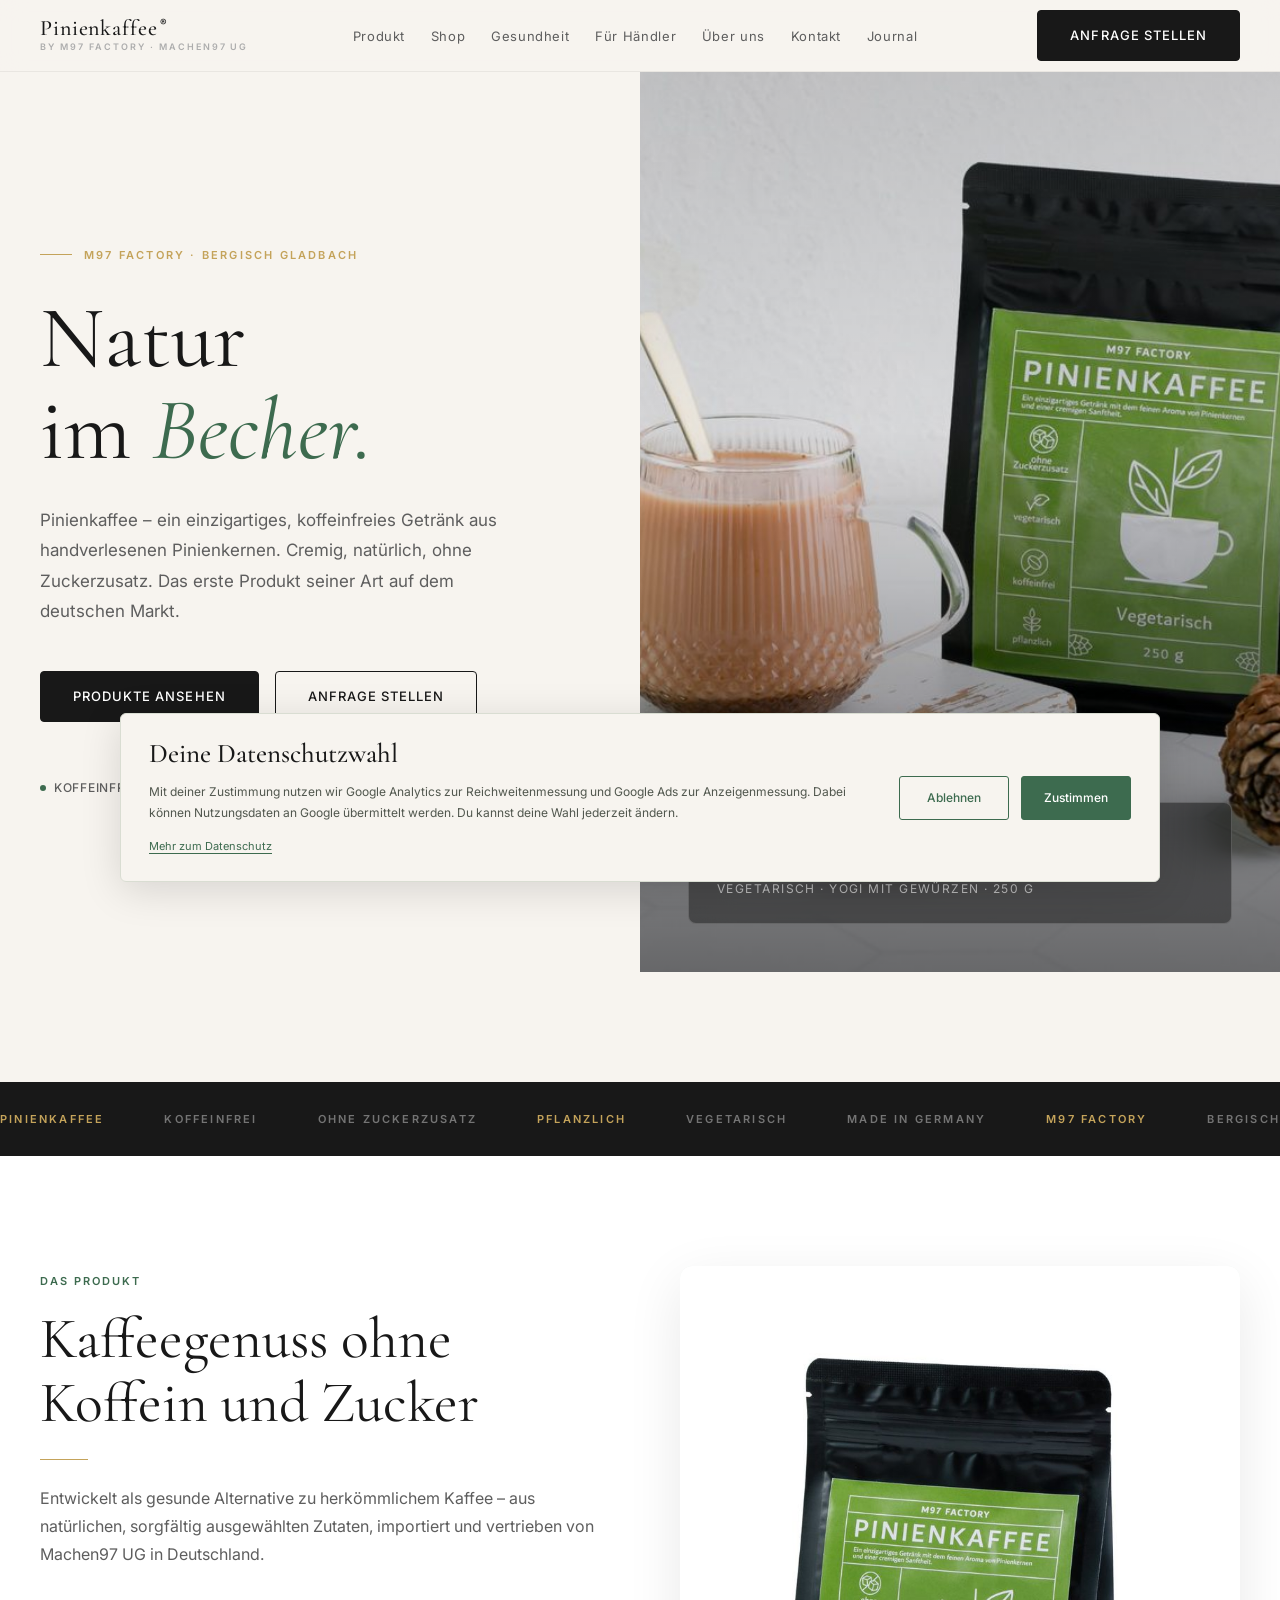
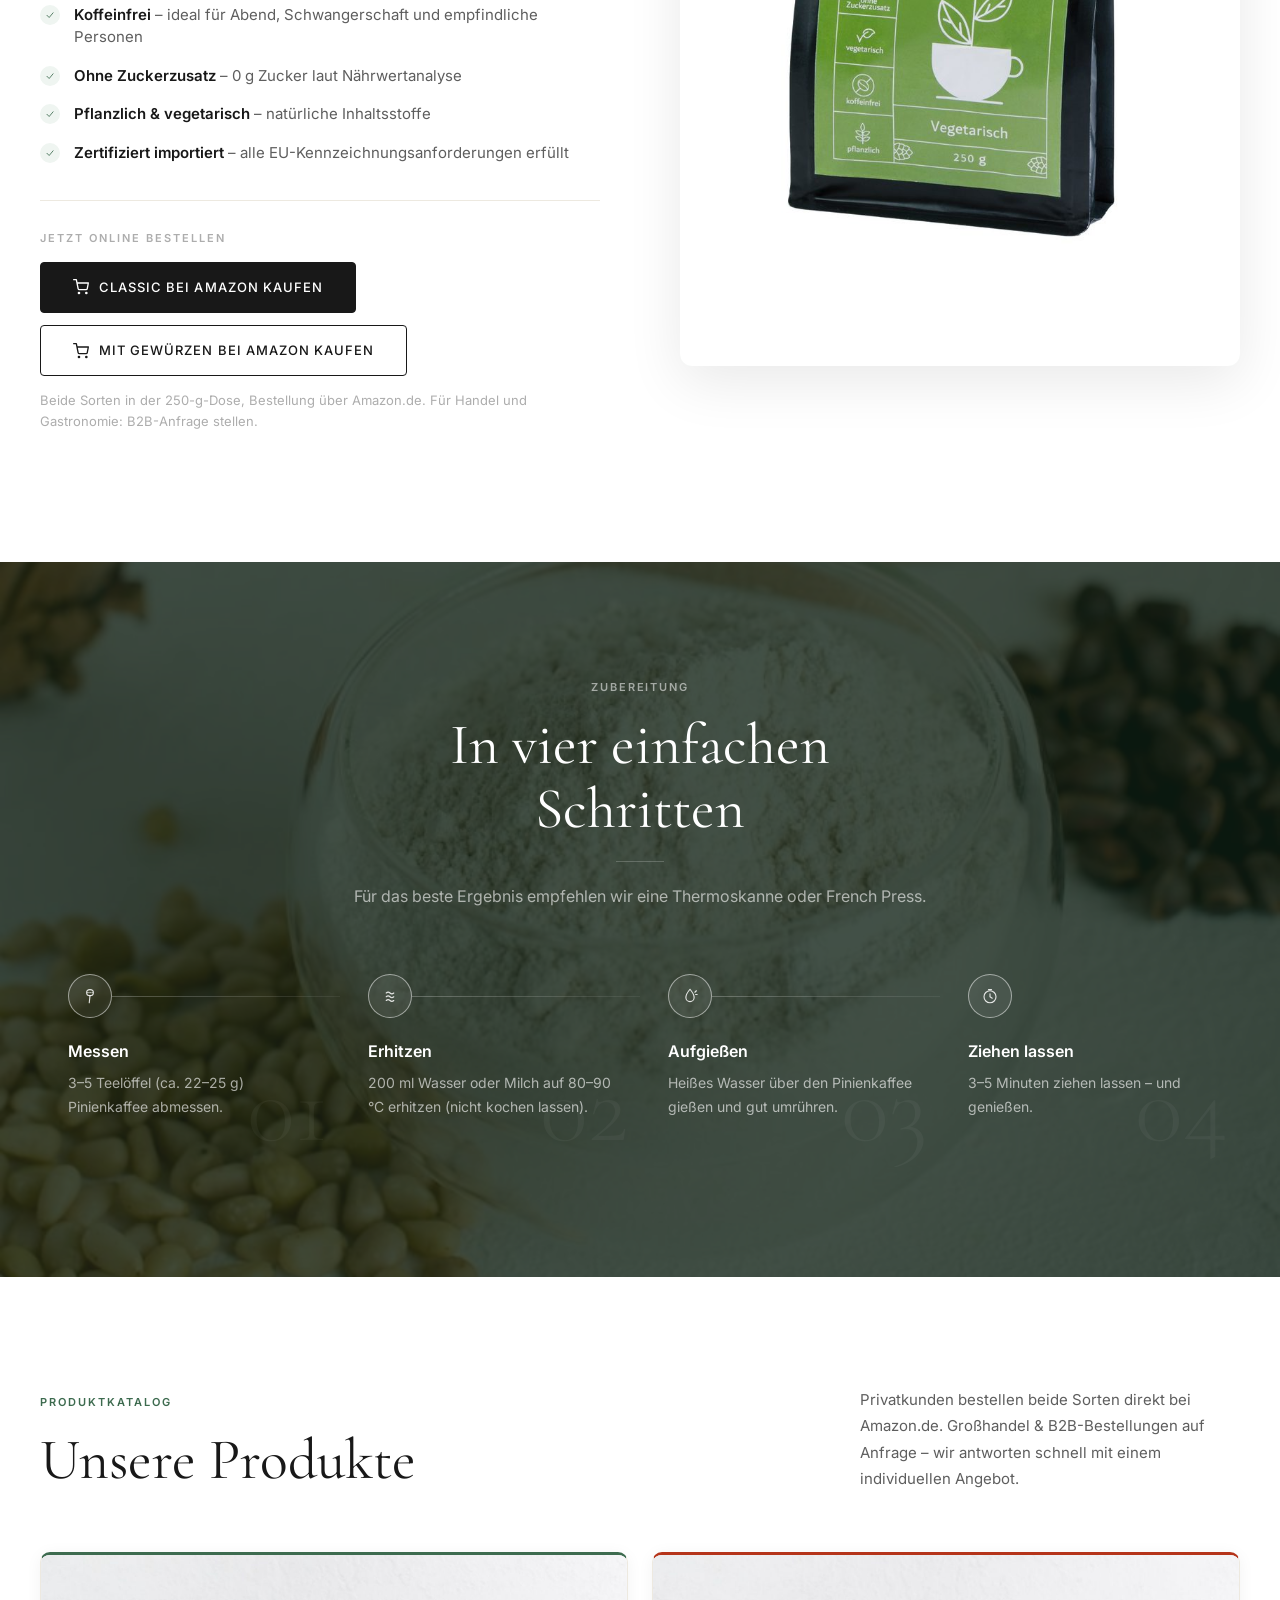
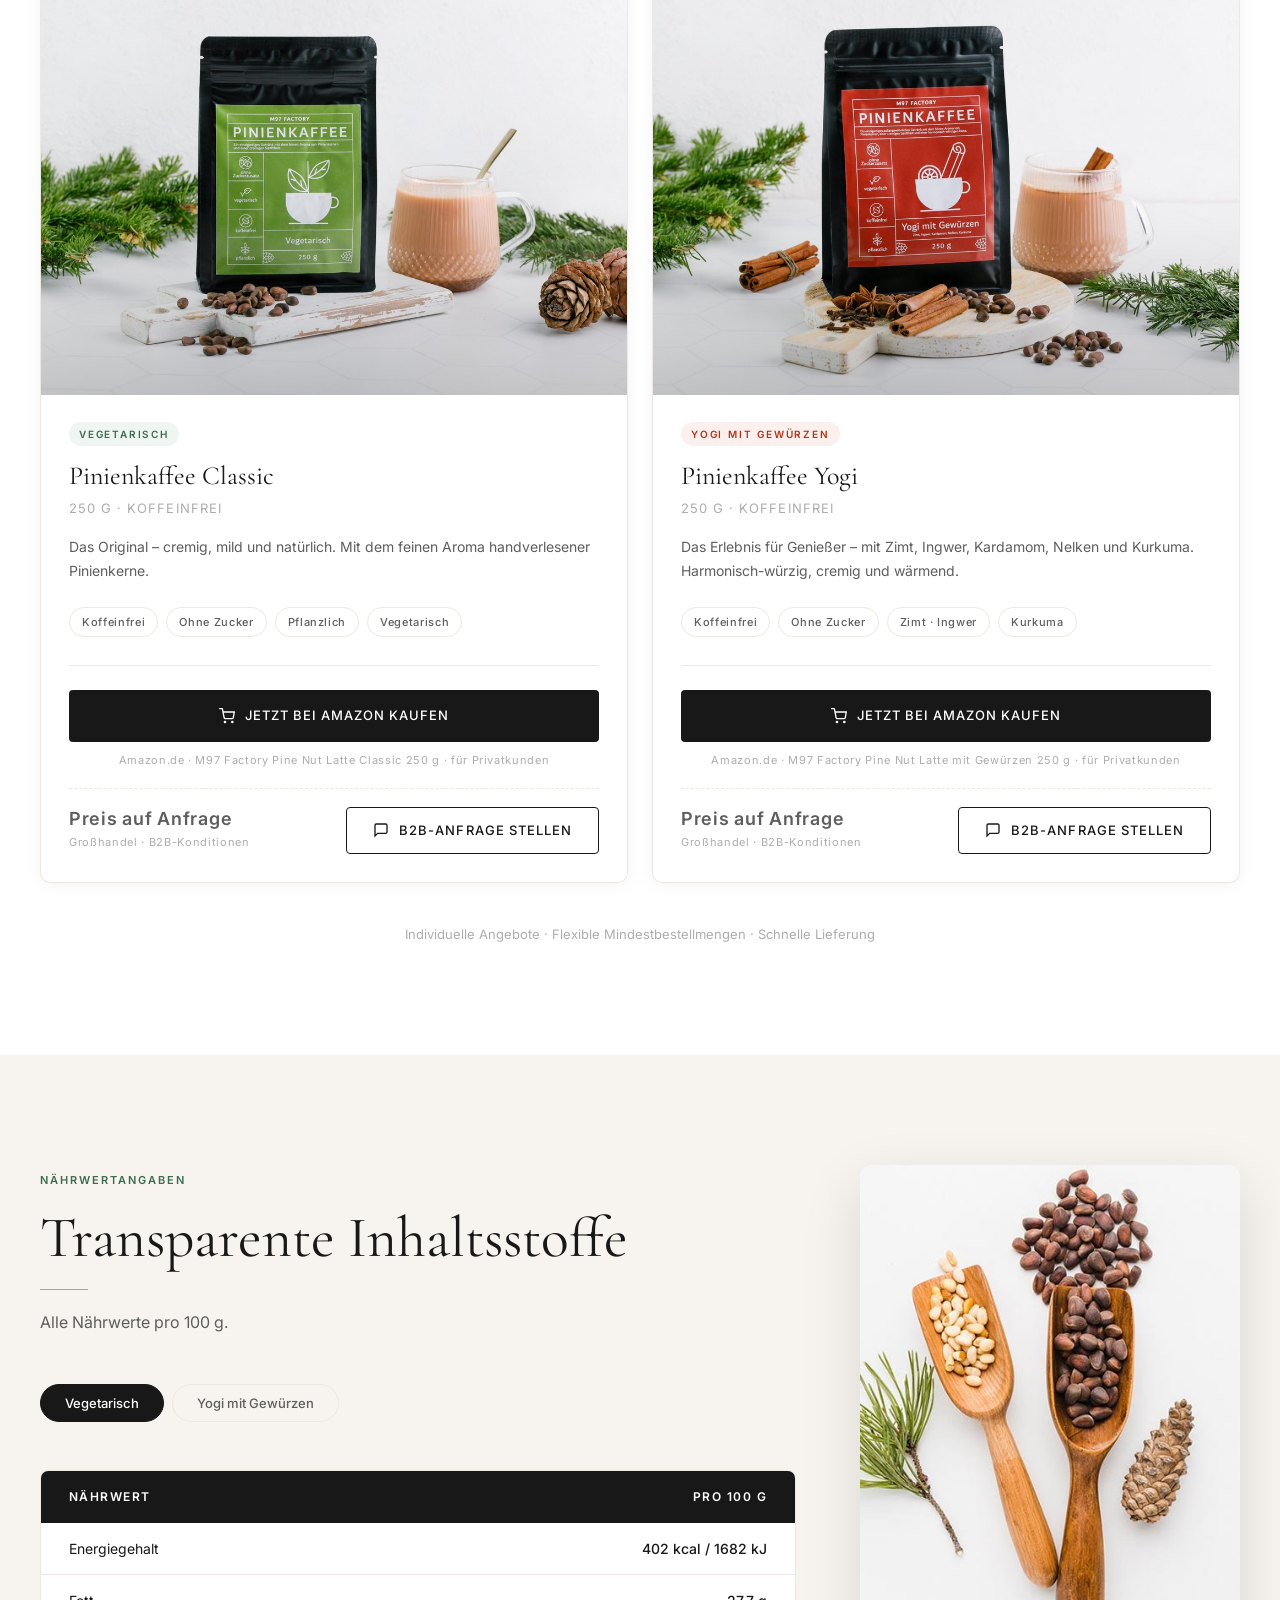
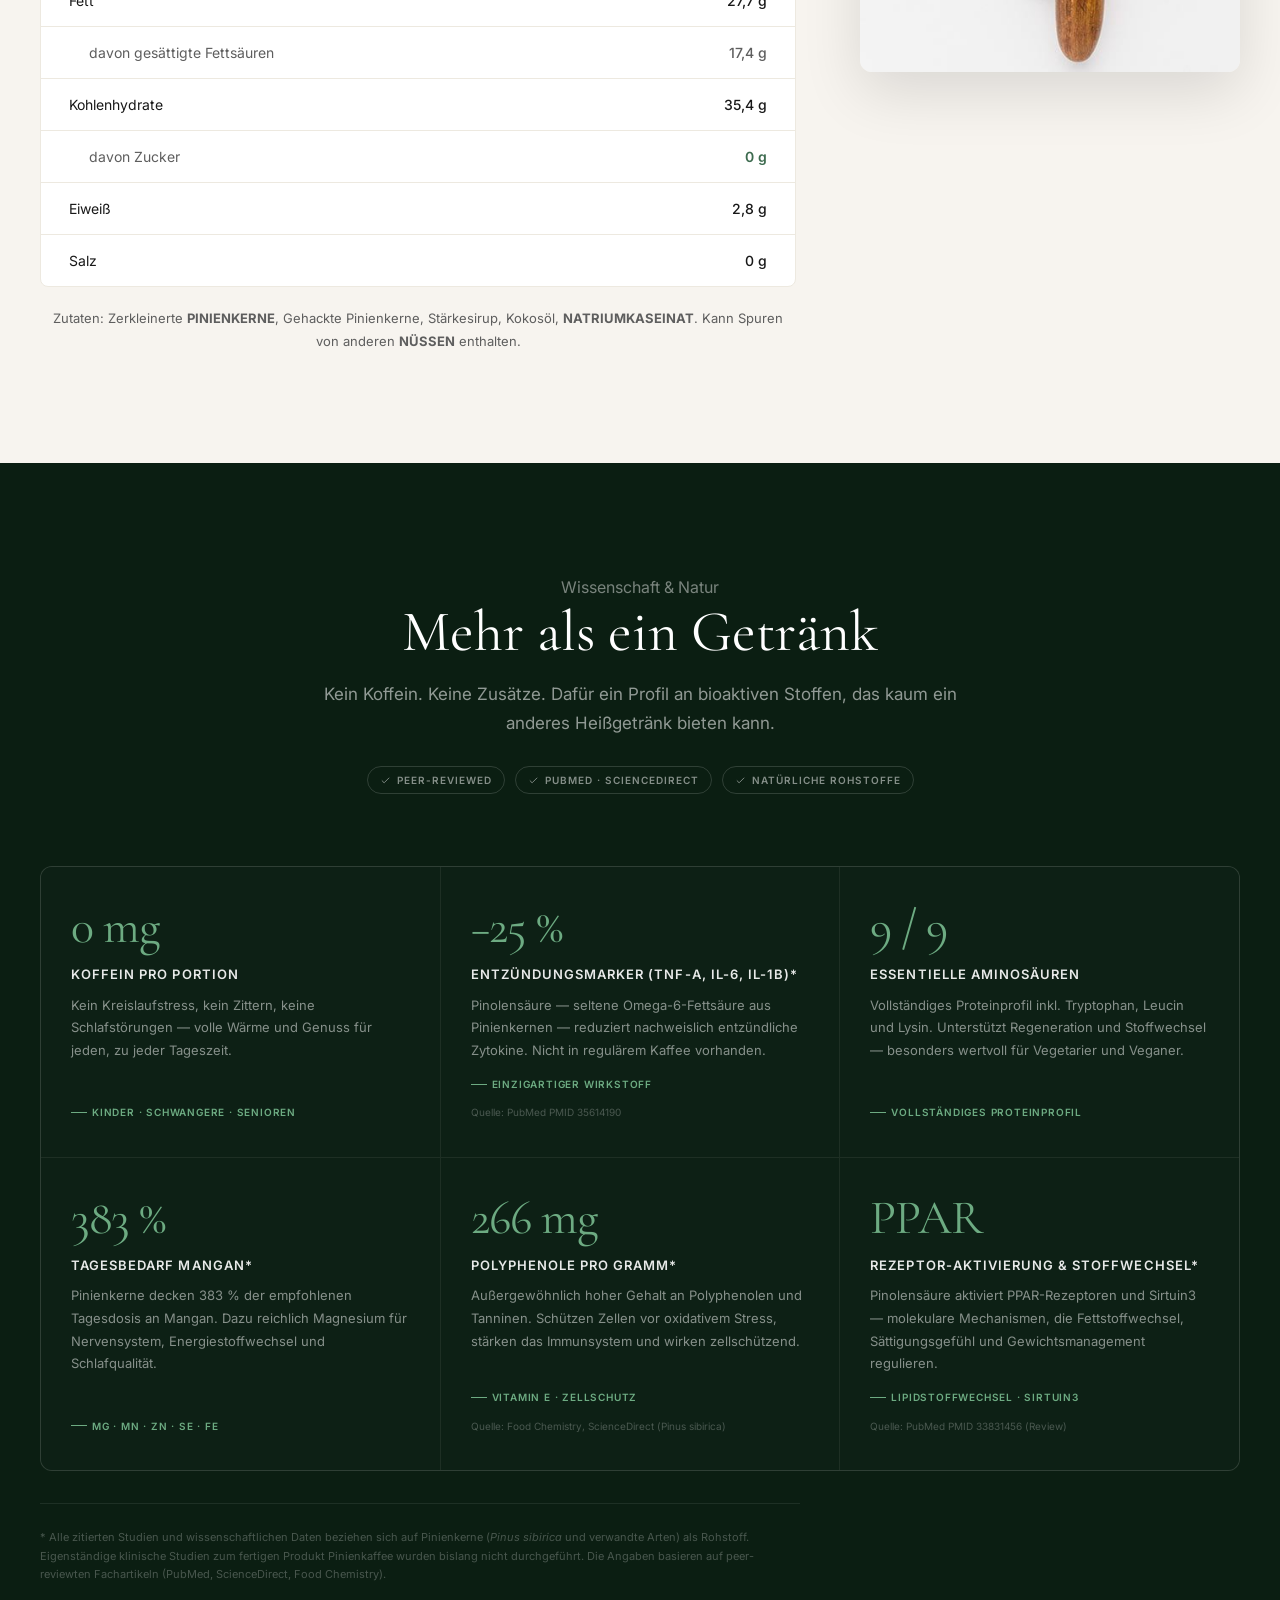
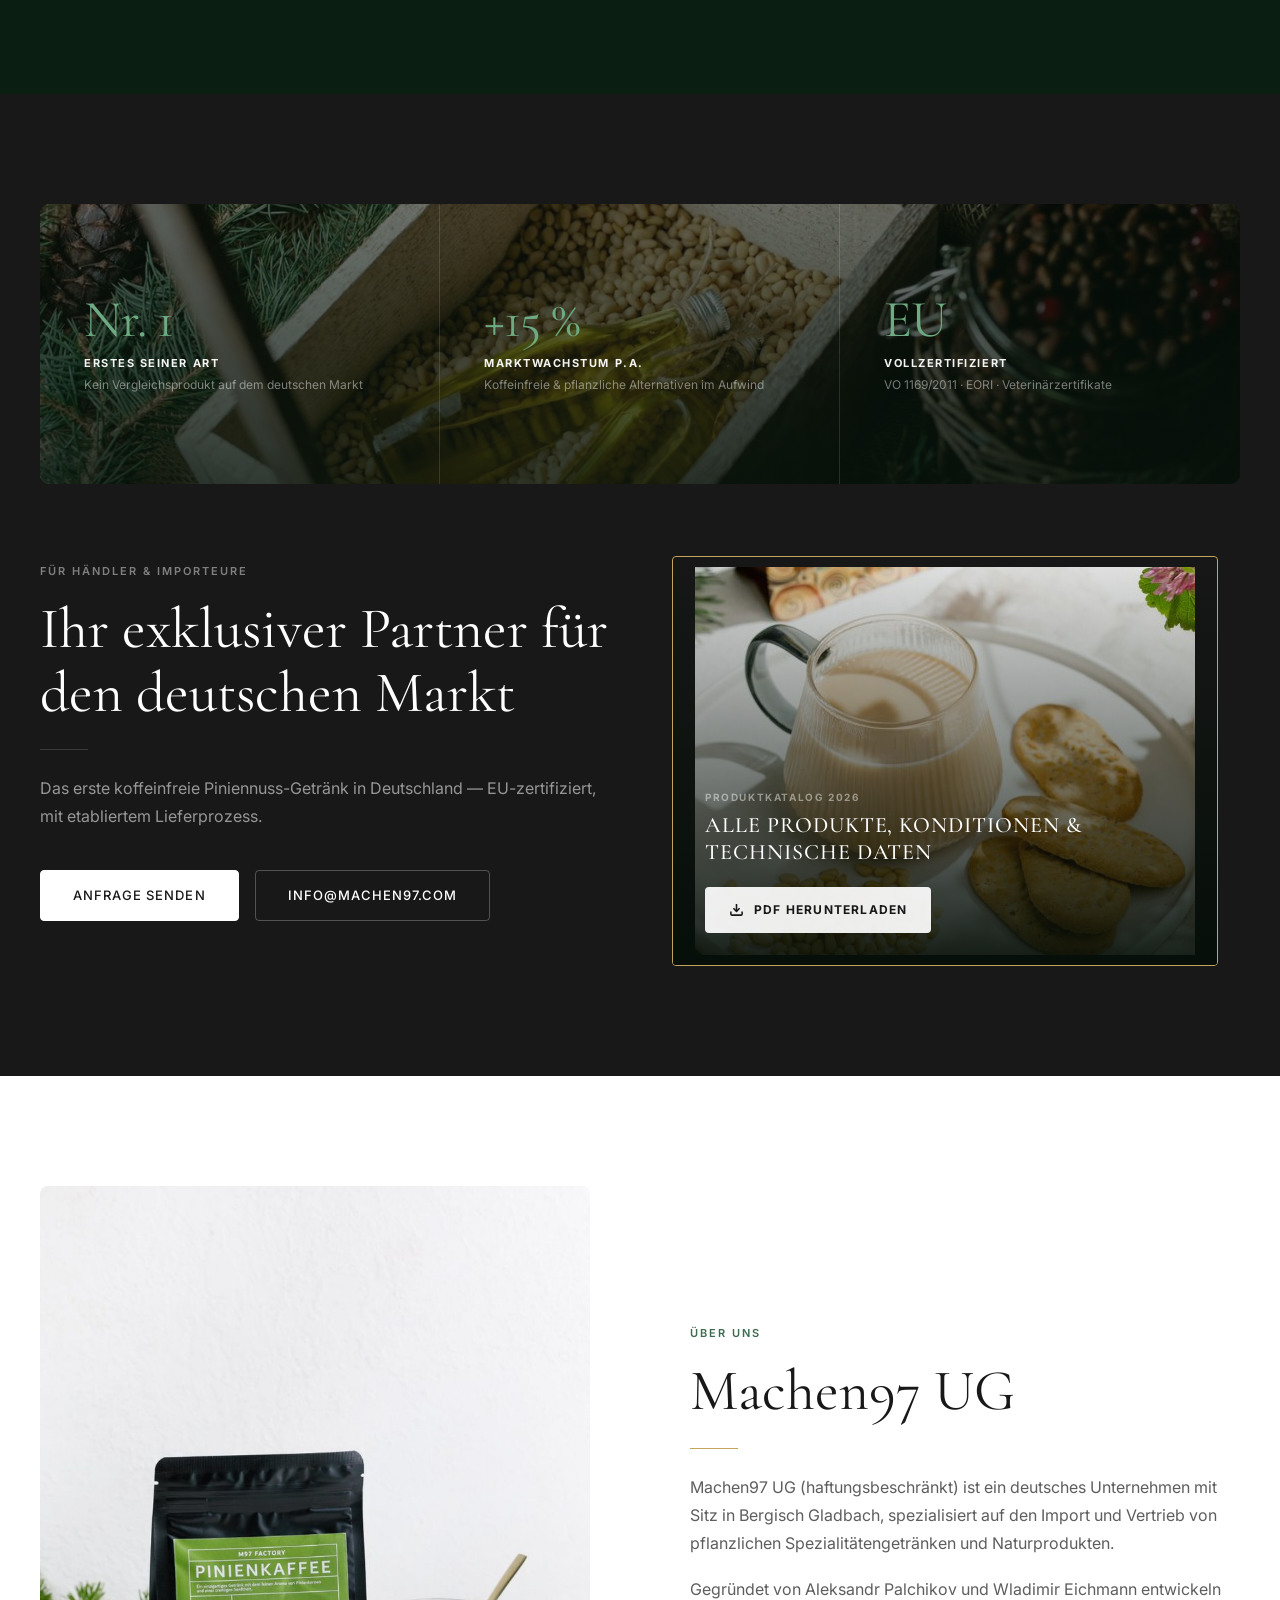
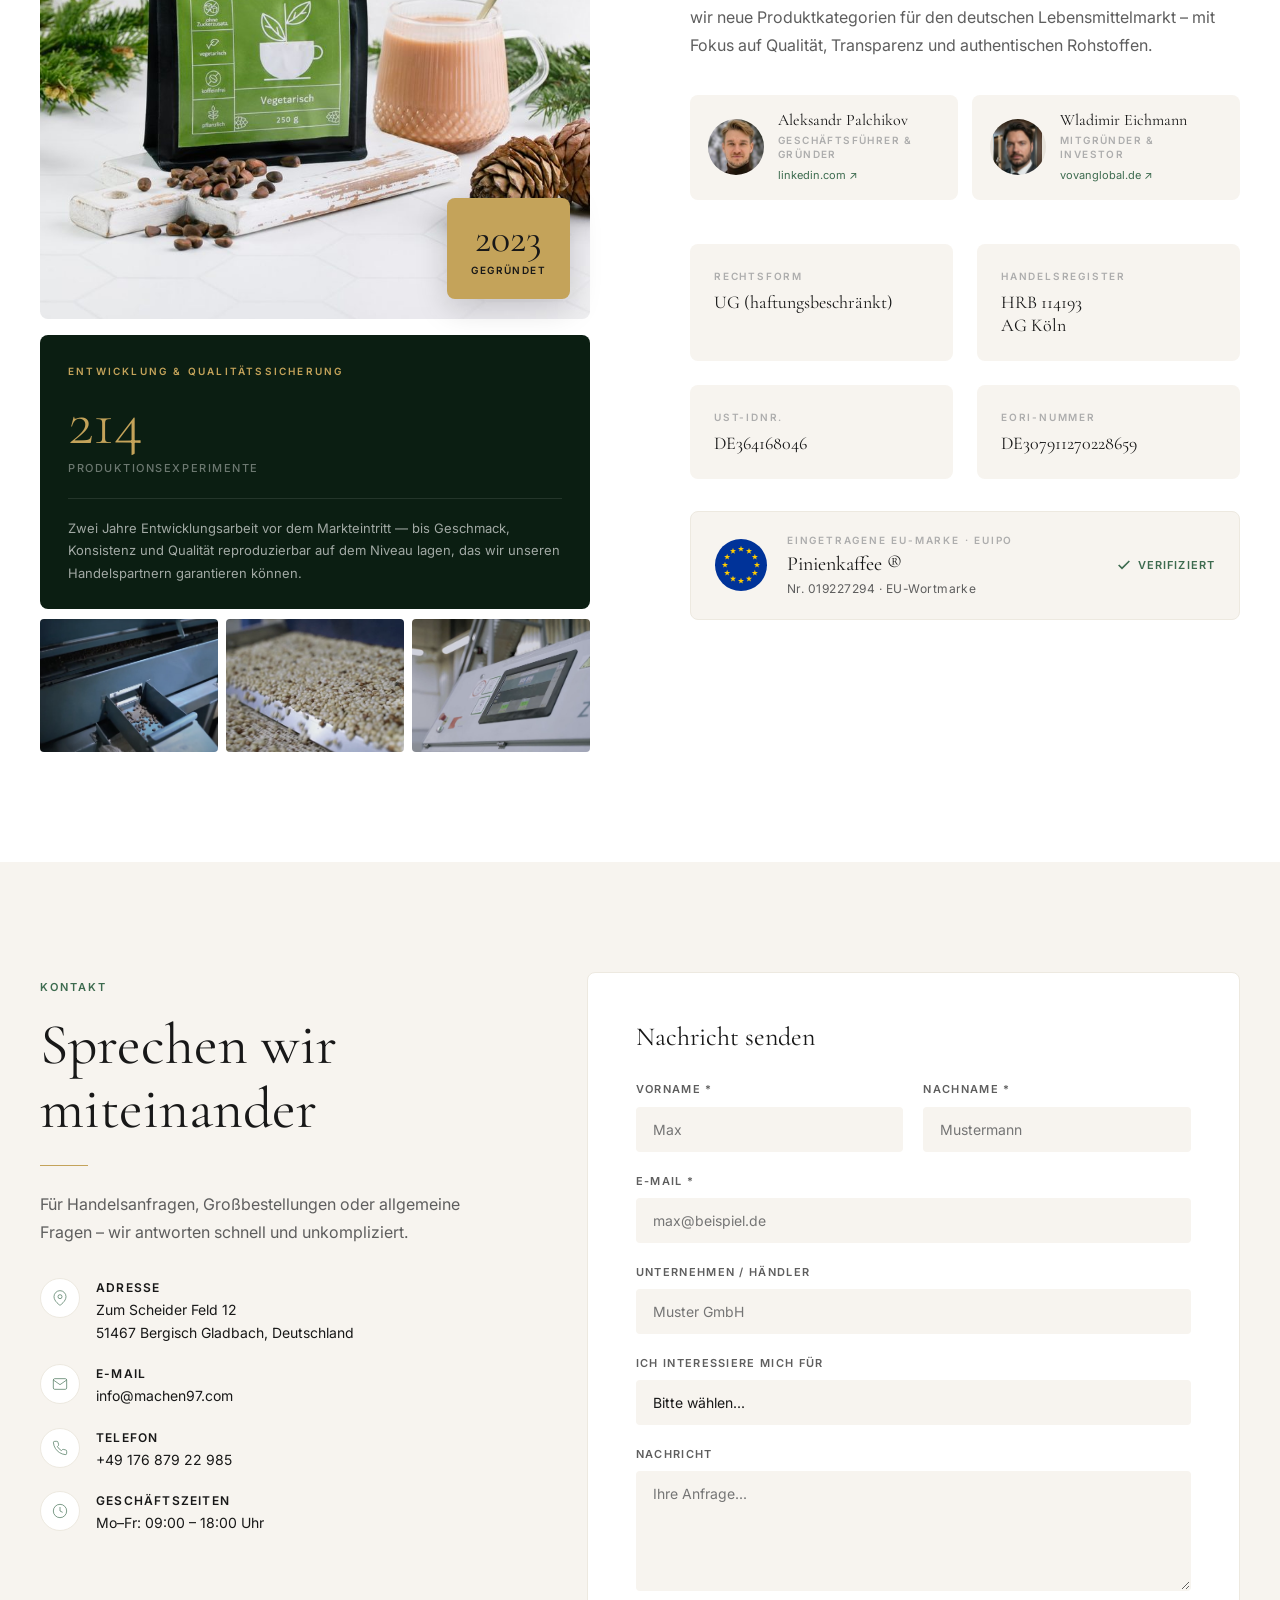
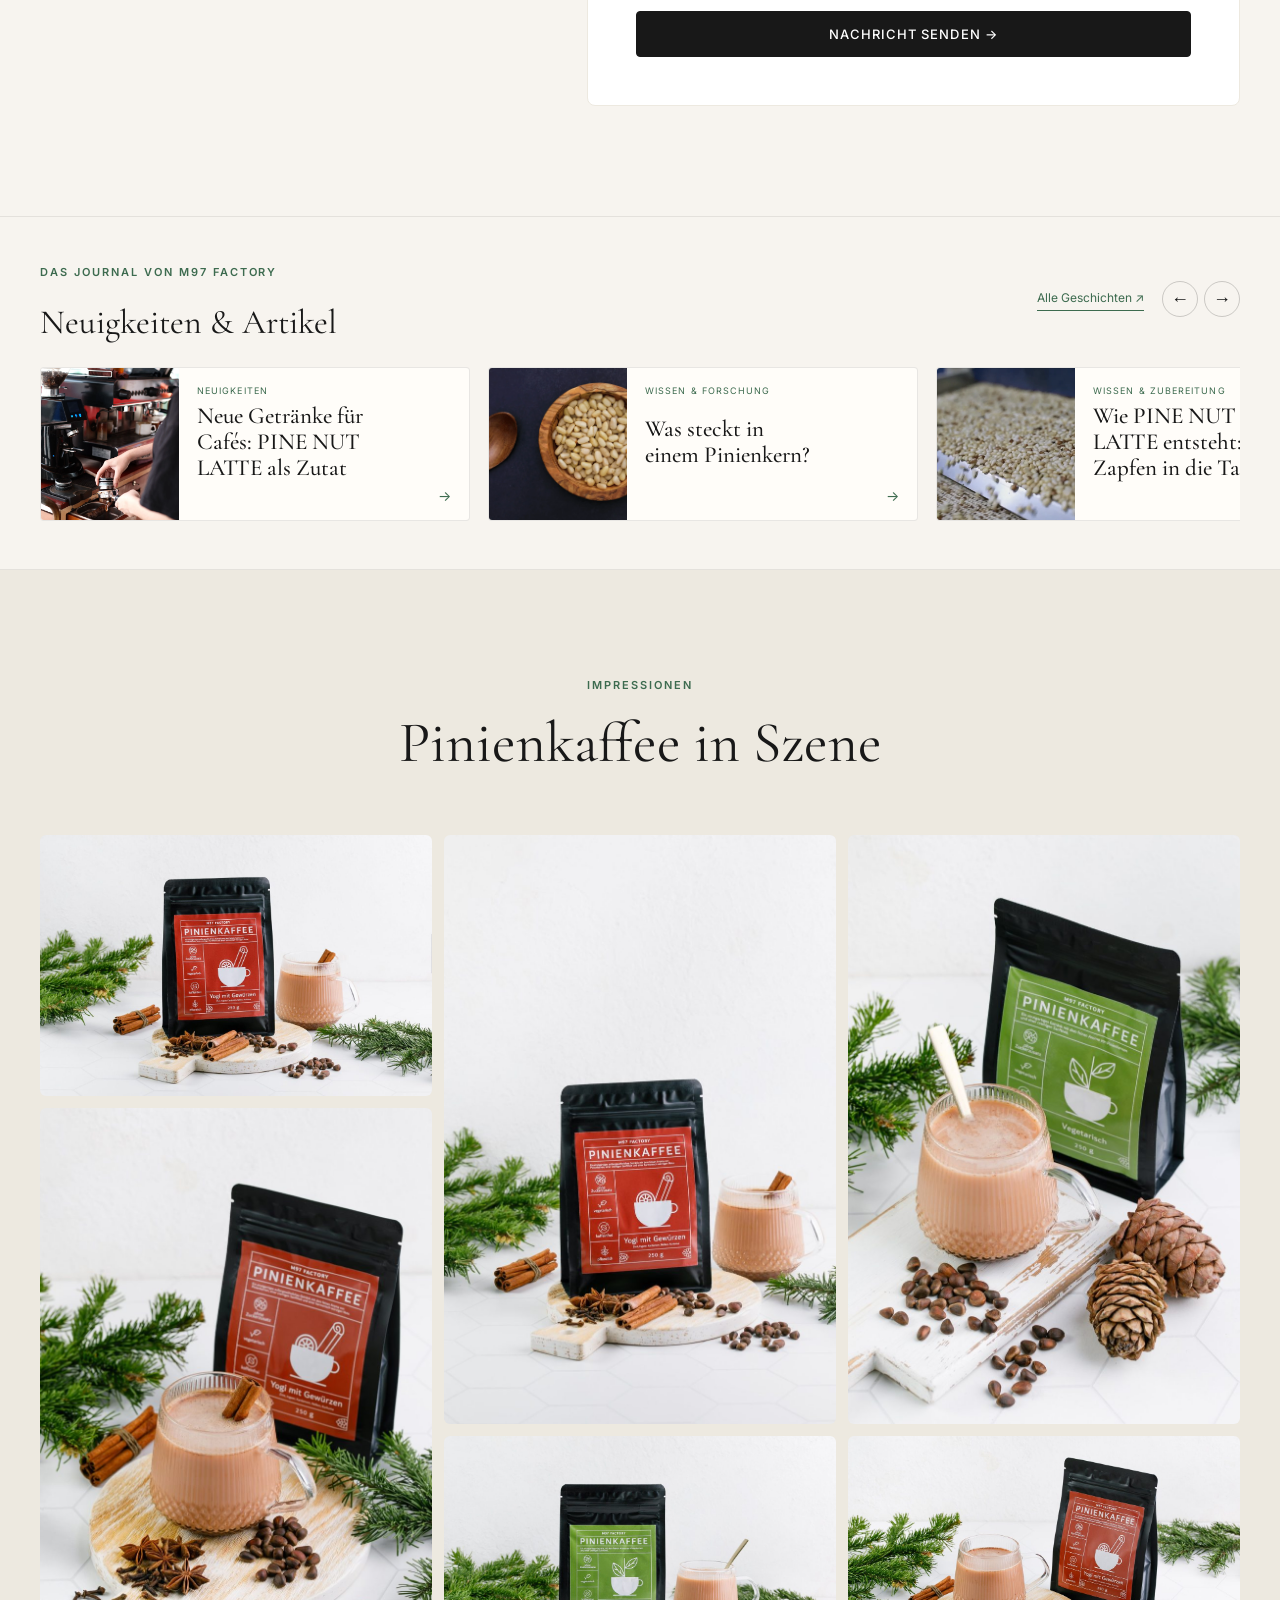
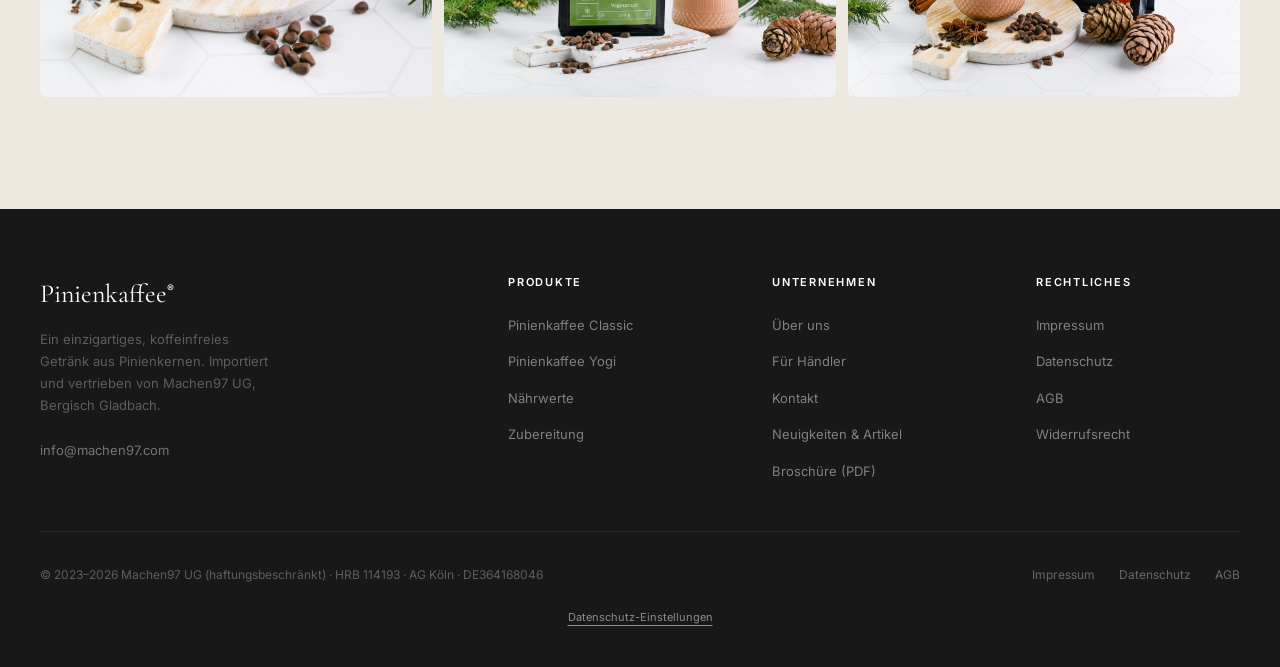
<file: index.html>
<!DOCTYPE html>
<html lang="de">
<head>
  <meta charset="UTF-8" />
  <meta name="viewport" content="width=device-width, initial-scale=1.0" />
  <title>Pinienkaffee – M97 Factory | Pflanzlicher Kaffeeersatz aus Pinienkernen</title>
  <meta name="description" content="Pinienkaffee – ein einzigartiges, koffeinfreies Getränk aus Pinienkernen. Ohne Zuckerzusatz, vegetarisch, pflanzlich. Für Einzelhandel und B2B-Partner." />

  <!-- Open Graph / Messenger & Social previews -->
  <meta property="og:type"        content="website" />
  <meta property="og:url"         content="https://machen97.com/" />
  <meta property="og:title"       content="Pinienkaffee – Das erste koffeinfreie Getränk aus Pinienkernen" />
  <meta property="og:description" content="Koffeinfrei, pflanzlich, reich an Antioxidantien. EU-zertifiziert – Pinienkaffee von M97 Factory." />
  <meta property="og:image"       content="https://machen97.com/images/og-preview.jpg" />
  <meta property="og:image:width"  content="1200" />
  <meta property="og:image:height" content="630" />
  <meta property="og:image:alt"   content="Pinienkaffee – M97 Factory" />
  <meta property="og:locale"      content="de_DE" />
  <meta property="og:site_name"   content="M97 Factory – Pinienkaffee" />

  <!-- Twitter / X Card -->
  <meta name="twitter:card"        content="summary_large_image" />
  <meta name="twitter:title"       content="Pinienkaffee – Das erste koffeinfreie Getränk aus Pinienkernen" />
  <meta name="twitter:description" content="Koffeinfrei, pflanzlich, reich an Antioxidantien. EU-zertifiziert." />
  <meta name="twitter:image"       content="https://machen97.com/images/og-preview.jpg" />

  <!-- Canonical URL -->
  <link rel="canonical" href="https://machen97.com/" />

  <!-- Favicon -->
  <link rel="icon" type="image/x-icon" href="/favicon.ico" />
  <link rel="icon" type="image/png" sizes="32x32" href="/favicon-32x32.png" />
  <link rel="apple-touch-icon" sizes="180x180" href="/apple-touch-icon.png" />
  <link rel="icon" type="image/png" sizes="192x192" href="/favicon-192x192.png" />
  <meta name="theme-color" content="#3D6B4F" />

  <!-- Fonts -->
  <link rel="preconnect" href="https://fonts.googleapis.com" />
  <link rel="preconnect" href="https://fonts.gstatic.com" crossorigin />
  <link href="https://fonts.googleapis.com/css2?family=Cormorant+Garamond:ital,wght@0,300;0,400;0,500;0,600;1,300;1,400&family=Inter:wght@300;400;500;600&display=swap" rel="stylesheet" />


  <style>
    /* =====================
       RESET & VARIABLES
    ===================== */
    *, *::before, *::after { margin: 0; padding: 0; box-sizing: border-box; }

    :root {
      --black:        #181818;
      --white:        #FFFFFF;
      --cream:        #F7F4EF;
      --light:        #EDE9E0;
      --green:        #3D6B4F;
      --green-dark:   #2C5040;
      --green-pale:   #EFF5F1;
      --red:          #B5341A;
      --red-pale:     #FBF0ED;
      --gold:         #C4A35A;
      --gray:         #5E5E5E;
      --gray-light:   #ADADAD;
      --serif:        'Cormorant Garamond', Georgia, serif;
      --sans:         'Inter', -apple-system, sans-serif;
      --max:          1280px;
      --radius:       4px;
      --transition:   0.3s ease;
    }

    html { scroll-behavior: smooth; }

    body {
      font-family: var(--sans);
      background: var(--cream);
      color: var(--black);
      line-height: 1.65;
      -webkit-font-smoothing: antialiased;
      overflow-x: hidden;
    }

    img { display: block; max-width: 100%; }
    a { text-decoration: none; color: inherit; }

    .container {
      width: 100%;
      max-width: var(--max);
      margin: 0 auto;
      padding: 0 40px;
    }

    section { padding: 110px 0; }

    .tag {
      display: inline-block;
      font-size: 11px;
      font-weight: 600;
      letter-spacing: 0.18em;
      text-transform: uppercase;
      color: var(--green);
      margin-bottom: 18px;
    }

    h1, h2, h3 { font-family: var(--serif); font-weight: 400; }

    h1 { font-size: clamp(48px, 7vw, 88px); line-height: 1.05; }
    h2 { font-size: clamp(36px, 4.5vw, 62px); line-height: 1.1; }
    h3 { font-size: clamp(22px, 2.5vw, 32px); line-height: 1.2; }

    p { color: var(--gray); font-size: 16px; line-height: 1.75; }

    .btn {
      display: inline-flex;
      align-items: center;
      gap: 10px;
      padding: 14px 32px;
      border: 1.5px solid transparent;
      font-family: var(--sans);
      font-size: 13px;
      font-weight: 500;
      letter-spacing: 0.08em;
      text-transform: uppercase;
      cursor: pointer;
      transition: var(--transition);
      border-radius: var(--radius);
    }

    .btn-dark {
      background: var(--black);
      color: var(--white);
      border-color: var(--black);
    }
    .btn-dark:hover { background: #333; border-color: #333; }

    .btn-outline {
      background: transparent;
      color: var(--black);
      border-color: var(--black);
    }
    .btn-outline:hover { background: var(--black); color: var(--white); }

    .btn-green {
      background: var(--green);
      color: var(--white);
      border-color: var(--green);
    }
    .btn-green:hover { background: var(--green-dark); border-color: var(--green-dark); }

    .divider {
      width: 48px;
      height: 1px;
      background: var(--gold);
      margin: 24px 0;
    }

    /* =====================
       NAVIGATION
    ===================== */
    nav {
      position: fixed;
      top: 0; left: 0; right: 0;
      z-index: 100;
      padding: 0 40px;
      height: 72px;
      display: flex;
      align-items: center;
      justify-content: space-between;
      background: rgba(247, 244, 239, 0.92);
      backdrop-filter: blur(12px);
      border-bottom: 1px solid rgba(0,0,0,0.06);
      transition: var(--transition);
    }

    .nav-logo {
      display: flex;
      flex-direction: column;
      gap: 1px;
    }
    .nav-logo .brand-main {
      font-family: var(--serif);
      font-size: 22px;
      font-weight: 500;
      letter-spacing: 0.04em;
      color: var(--black);
      line-height: 1;
    }
    .nav-logo .brand-sub {
      font-size: 9px;
      font-weight: 600;
      letter-spacing: 0.22em;
      text-transform: uppercase;
      color: var(--gray-light);
    }

    .nav-links {
      display: flex;
      align-items: center;
      gap: 36px;
      list-style: none;
    }
    .nav-links a {
      font-size: 13px;
      font-weight: 400;
      letter-spacing: 0.05em;
      color: var(--gray);
      transition: var(--transition);
    }
    .nav-links a:hover { color: var(--black); }

    .nav-cta { margin-left: 16px; }

    .hamburger {
      display: none;
      flex-direction: column;
      gap: 5px;
      cursor: pointer;
      background: none;
      border: none;
      padding: 4px;
    }
    .hamburger span {
      display: block; width: 24px; height: 1.5px;
      background: var(--black);
      transition: var(--transition);
    }
    .hamburger.open span:nth-child(1) { transform: translateY(6.5px) rotate(45deg); }
    .hamburger.open span:nth-child(2) { opacity: 0; }
    .hamburger.open span:nth-child(3) { transform: translateY(-6.5px) rotate(-45deg); }

    /* =====================
       MOBILE NAV OVERLAY
    ===================== */
    .mobile-nav {
      display: none;
      position: fixed;
      top: 0; left: 0; right: 0; bottom: 0;
      background: var(--cream);
      z-index: 999;
      flex-direction: column;
      align-items: center;
      justify-content: center;
      gap: 40px;
      opacity: 0;
      transition: opacity 0.3s ease;
    }
    .mobile-nav.open {
      display: flex;
      opacity: 1;
    }
    .mobile-nav a {
      font-family: var(--serif);
      font-size: 32px;
      color: var(--black);
      text-decoration: none;
      letter-spacing: 0.01em;
      transition: color 0.2s;
    }
    .mobile-nav a:hover { color: var(--green); }
    .mobile-nav .btn-dark {
      font-family: var(--sans);
      font-size: 15px;
      margin-top: 16px;
      color: var(--white);
      text-decoration: none;
    }
    .mobile-nav-close {
      position: absolute;
      top: 24px; right: 24px;
      background: none; border: none;
      font-size: 28px; cursor: pointer;
      color: var(--black);
    }

    /* =====================
       HERO
    ===================== */
    #hero {
      min-height: 100vh;
      padding-top: 72px;
      display: grid;
      grid-template-columns: 1fr 1fr;
      align-items: center;
    }

    .hero-left {
      padding: 80px 40px 80px 40px;
      max-width: 640px;
    }

    .hero-eyebrow {
      display: flex;
      align-items: center;
      gap: 12px;
      margin-bottom: 28px;
    }
    .hero-eyebrow::before {
      content: '';
      display: block;
      width: 32px;
      height: 1px;
      background: var(--gold);
    }
    .hero-eyebrow span {
      font-size: 11px;
      font-weight: 600;
      letter-spacing: 0.2em;
      text-transform: uppercase;
      color: var(--gold);
    }

    .hero-left h1 { margin-bottom: 28px; }
    .hero-left h1 em { font-style: italic; color: var(--green); }

    .hero-left p {
      font-size: 17px;
      line-height: 1.8;
      max-width: 480px;
      margin-bottom: 44px;
      color: var(--gray);
    }

    .hero-actions {
      display: flex;
      gap: 16px;
      flex-wrap: wrap;
    }

    .hero-badges {
      display: flex;
      gap: 24px;
      margin-top: 56px;
      flex-wrap: wrap;
    }
    .hero-badge {
      display: flex;
      align-items: center;
      gap: 8px;
      font-size: 12px;
      font-weight: 500;
      letter-spacing: 0.06em;
      text-transform: uppercase;
      color: var(--gray);
    }
    .hero-badge .dot {
      width: 6px; height: 6px;
      border-radius: 50%;
      background: var(--green);
      flex-shrink: 0;
    }

    .hero-right {
      position: relative;
      height: 100vh;
      min-height: 600px;
      background: var(--green-dark);
      overflow: hidden;
    }

    /* Hero image placeholder — replace background with actual product photo */
    .hero-img-placeholder {
      width: 100%;
      height: 100%;
      background: linear-gradient(160deg, #2D5040 0%, #1A2E24 60%, #0E1C17 100%);
      display: flex;
      flex-direction: column;
      align-items: center;
      justify-content: center;
      gap: 20px;
      position: relative;
    }

    .hero-img-placeholder::before {
      content: '';
      position: absolute;
      inset: 0;
      background: url('images/photo_00.jpg') center/cover no-repeat;
    }

    /* Dark gradient overlay for contrast */
    .hero-img-placeholder::after {
      content: '';
      position: absolute;
      inset: 0;
      background: linear-gradient(
        to bottom,
        rgba(0,0,0,0.18) 0%,
        rgba(0,0,0,0.08) 40%,
        rgba(0,0,0,0.55) 100%
      );
      z-index: 1;
    }

    .hero-product-label {
      position: absolute;
      bottom: 48px;
      left: 48px;
      right: 48px;
      background: rgba(0,0,0,0.38);
      backdrop-filter: blur(20px);
      -webkit-backdrop-filter: blur(20px);
      border: 1px solid rgba(255,255,255,0.18);
      border-radius: 8px;
      padding: 24px 28px;
      color: white;
      z-index: 2;
    }
    .hero-product-label .label-name {
      font-family: var(--serif);
      font-size: 28px;
      font-weight: 400;
      letter-spacing: 0.02em;
      margin-bottom: 6px;
    }
    .hero-product-label .label-sub {
      font-size: 12px;
      font-weight: 400;
      letter-spacing: 0.12em;
      text-transform: uppercase;
      color: rgba(255,255,255,0.6);
    }

    /* =====================
       BADGES BAR
    ===================== */
    #badges-bar {
      padding: 28px 0;
      background: var(--black);
      overflow: hidden;
    }
    .badges-scroll {
      display: flex;
      gap: 60px;
      white-space: nowrap;
      animation: scroll-badges 30s linear infinite;
    }
    .badges-scroll span {
      font-size: 11px;
      font-weight: 600;
      letter-spacing: 0.2em;
      text-transform: uppercase;
      color: rgba(255,255,255,0.4);
    }
    .badges-scroll span.highlight { color: var(--gold); }
    @keyframes scroll-badges {
      0% { transform: translateX(0); }
      100% { transform: translateX(-50%); }
    }

    /* =====================
       ABOUT PRODUCT
    ===================== */
    #produkt {
      background: var(--white);
    }

    .produkt-grid {
      display: grid;
      grid-template-columns: 1fr 1fr;
      gap: 80px;
      align-items: start;
    }

    .produkt-text h2 { margin-bottom: 20px; }
    .produkt-text p { margin-bottom: 20px; }

    .features-list {
      list-style: none;
      margin-top: 36px;
      display: flex;
      flex-direction: column;
      gap: 16px;
    }
    .features-list li {
      display: flex;
      align-items: flex-start;
      gap: 14px;
      font-size: 15px;
      color: var(--gray);
      line-height: 1.5;
    }
    .features-list li .icon {
      width: 20px; height: 20px;
      border-radius: 50%;
      background: var(--green-pale);
      display: flex; align-items: center; justify-content: center;
      flex-shrink: 0;
      margin-top: 1px;
    }
    .features-list li .icon svg {
      width: 10px; height: 10px; stroke: var(--green); fill: none;
    }
    .features-list li strong { color: var(--black); font-weight: 600; }

    .produkt-visual {
      position: relative;
    }

    .produkt-img-box {
      width: 100%;
      aspect-ratio: 4/5;
      background: var(--green-pale);
      border-radius: 12px;
      overflow: hidden;
      position: relative;
      box-shadow: 0 16px 56px rgba(0,0,0,0.09);
    }
    .produkt-img-box img {
      width: 100%; height: 100%; object-fit: cover;
    }
    .produkt-img-box .img-placeholder {
      width: 100%; height: 100%;
      background: linear-gradient(135deg, var(--green-pale) 0%, #D5E8DB 100%);
      display: flex; align-items: center; justify-content: center;
    }
    .produkt-img-box .img-placeholder svg {
      width: 80px; opacity: 0.3;
    }

    /* =====================
       ZUBEREITUNG
    ===================== */
    #zubereitung {
      position: relative;
      background: #0d1f14;
      overflow: hidden;
    }

    /* Photo background with dark tint */
    #zubereitung::before {
      content: '';
      position: absolute;
      inset: 0;
      background: url('images/zubereitung-bg.jpg') center/cover no-repeat;
      opacity: 0.22;
      z-index: 0;
    }

    #zubereitung .container {
      position: relative;
      z-index: 1;
    }

    .zubereitung-header {
      text-align: center;
      max-width: 600px;
      margin: 0 auto 64px;
    }

    .zubereitung-header .tag {
      color: rgba(255,255,255,0.55);
      border-color: rgba(255,255,255,0.2);
    }

    .zubereitung-header h2 {
      color: var(--white);
    }

    .zubereitung-header .divider {
      background: rgba(255,255,255,0.2);
    }

    .zubereitung-header p {
      color: rgba(255,255,255,0.6);
    }

    .steps-grid {
      display: grid;
      grid-template-columns: repeat(4, 1fr);
      gap: 0;
    }

    .step {
      position: relative;
      padding: 0 28px 48px;
      background: transparent;
      display: flex;
      flex-direction: column;
      align-items: flex-start;
      overflow: hidden;
    }

    /* Connecting line from icon to next step icon */
    .step::after {
      content: '';
      position: absolute;
      top: 22px;
      left: calc(28px + 44px);
      right: -28px;
      height: 1px;
      background: linear-gradient(to right, rgba(255,255,255,0.25), rgba(255,255,255,0.04));
    }
    .step:last-child::after { display: none; }

    /* Icon circle */
    .step-icon {
      width: 44px;
      height: 44px;
      border-radius: 50%;
      border: 1.5px solid rgba(255,255,255,0.5);
      display: flex;
      align-items: center;
      justify-content: center;
      color: rgba(255,255,255,0.85);
      background: rgba(255,255,255,0.07);
      margin-bottom: 24px;
      position: relative;
      z-index: 1;
      flex-shrink: 0;
      transition: background 0.3s ease, border-color 0.3s ease;
    }
    .step:hover .step-icon {
      background: rgba(255,255,255,0.18);
      border-color: rgba(255,255,255,0.8);
    }
    .step-icon svg {
      width: 18px;
      height: 18px;
    }

    /* Giant decorative step number — background texture */
    .step-num {
      position: absolute;
      bottom: 8px;
      right: 12px;
      font-family: var(--serif);
      font-size: 100px;
      font-weight: 300;
      color: #ffffff;
      opacity: 0.04;
      line-height: 1;
      pointer-events: none;
      z-index: 0;
      user-select: none;
    }

    .step h3 {
      font-size: 16px;
      font-family: var(--sans);
      font-weight: 600;
      margin-bottom: 10px;
      position: relative;
      z-index: 1;
      color: var(--white);
    }
    .step p {
      font-size: 14px;
      line-height: 1.7;
      color: rgba(255,255,255,0.62);
      position: relative;
      z-index: 1;
    }

    /* =====================
       PRODUKTE (Shop)
    ===================== */
    #shop {
      background: var(--white);
    }

    .shop-header {
      display: flex;
      justify-content: space-between;
      align-items: flex-end;
      margin-bottom: 60px;
      gap: 32px;
    }

    .products-grid {
      display: grid;
      grid-template-columns: repeat(2, 1fr);
      gap: 24px;
    }

    .product-card {
      border: 1px solid var(--light);
      border-radius: 10px;
      overflow: hidden;
      transition: var(--transition);
      box-shadow: 0 2px 16px rgba(0,0,0,0.05);
    }
    .product-card:hover {
      box-shadow: 0 16px 56px rgba(0,0,0,0.10);
      transform: translateY(-5px);
    }
    /* Coloured top accent line per variant */
    .card-green { border-top: 3px solid var(--green); }
    .card-red   { border-top: 3px solid var(--red); }

    .product-card-img {
      aspect-ratio: 4/3;
      overflow: hidden;
      position: relative;
    }
    .product-card-img img {
      width: 100%; height: 100%; object-fit: cover;
      transition: transform 0.7s ease;
      display: block;
    }
    .product-card:hover .product-card-img img {
      transform: scale(1.06);
    }

    /* Subtle bottom-fade so text body doesn't clash */
    .product-card-img::after {
      content: '';
      position: absolute;
      inset: 0;
      background: linear-gradient(to bottom, transparent 55%, rgba(0,0,0,0.18) 100%);
      pointer-events: none;
    }

    .product-card-img .img-placeholder {
      width: 100%; height: 100%;
      display: flex; align-items: center; justify-content: center;
    }
    .card-green .img-placeholder { background: linear-gradient(135deg, #EFF5F1, #D5E8DB); }
    .card-red   .img-placeholder { background: linear-gradient(135deg, #FBF0ED, #F5D5CC); }

    .product-card-img .img-placeholder svg { width: 60px; opacity: 0.25; }

    .product-card-body { padding: 24px 28px 28px; }

    .product-variant-tag {
      display: inline-block;
      font-size: 10px;
      font-weight: 600;
      letter-spacing: 0.18em;
      text-transform: uppercase;
      padding: 4px 10px;
      border-radius: 100px;
      margin-bottom: 14px;
    }
    .card-green .product-variant-tag { background: var(--green-pale); color: var(--green); }
    .card-red   .product-variant-tag { background: var(--red-pale);   color: var(--red); }

    .product-card-body h3 {
      font-size: 26px; margin-bottom: 6px;
    }
    .product-card-body .product-sub {
      font-size: 13px;
      color: var(--gray-light);
      letter-spacing: 0.08em;
      text-transform: uppercase;
      margin-bottom: 16px;
    }
    .product-card-body p { font-size: 14px; line-height: 1.7; margin-bottom: 24px; }

    .product-attrs {
      display: flex;
      flex-wrap: wrap;
      gap: 8px;
      margin-bottom: 28px;
    }
    .attr-chip {
      font-size: 11px;
      font-weight: 500;
      letter-spacing: 0.06em;
      padding: 5px 12px;
      border: 1px solid var(--light);
      border-radius: 100px;
      color: var(--gray);
    }

    .product-card-footer {
      display: flex;
      align-items: center;
      justify-content: space-between;
      gap: 16px;
      padding-top: 24px;
      border-top: 1px solid var(--light);
    }
    .product-price {
      display: flex;
      flex-direction: column;
      gap: 2px;
    }
    .product-price .price-val {
      font-family: var(--sans);
      font-size: 13px;
      font-weight: 600;
      letter-spacing: 0.04em;
      color: var(--black);
      line-height: 1;
    }
    .product-price .price-note {
      font-size: 11px;
      color: var(--gray-light);
      letter-spacing: 0.06em;
      margin-top: 3px;
    }

    .stripe-btn {
      display: inline-flex;
      align-items: center;
      gap: 10px;
      padding: 13px 28px;
      background: var(--black);
      color: var(--white);
      border: none;
      border-radius: var(--radius);
      font-family: var(--sans);
      font-size: 13px;
      font-weight: 500;
      letter-spacing: 0.08em;
      text-transform: uppercase;
      cursor: pointer;
      transition: var(--transition);
      text-decoration: none;
    }
    .stripe-btn:hover { background: #333; }
    .stripe-btn svg { width: 16px; height: 16px; }
    .stripe-btn-outline {
      background: transparent;
      color: var(--black);
      border: 1.5px solid var(--black);
      padding: 11.5px 26px;
    }
    .stripe-btn-outline:hover { background: var(--black); color: var(--white); }

    /* Retail purchase (Amazon.de) + B2B request inside product cards */
    .product-card-footer {
      flex-direction: column;
      align-items: stretch;
      gap: 20px;
    }
    .product-buy {
      display: flex;
      flex-direction: column;
      gap: 10px;
    }
    .product-buy .stripe-btn {
      width: 100%;
      justify-content: center;
      padding: 15px 28px;
    }
    .product-buy-note {
      font-size: 11px;
      color: var(--gray-light);
      letter-spacing: 0.06em;
      line-height: 1.5;
      text-align: center;
    }
    .product-b2b {
      display: flex;
      align-items: center;
      justify-content: space-between;
      gap: 16px;
      flex-wrap: wrap;
      padding-top: 18px;
      border-top: 1px dashed var(--light);
    }

    /* Produkt section: direct order row */
    .produkt-buy {
      margin-top: 36px;
      padding-top: 28px;
      border-top: 1px solid var(--light);
    }
    .produkt-buy-label {
      display: block;
      font-size: 11px;
      font-weight: 600;
      letter-spacing: 0.18em;
      text-transform: uppercase;
      color: var(--gray-light);
      margin-bottom: 14px;
    }
    .produkt-buy-actions {
      display: flex;
      flex-wrap: wrap;
      gap: 12px;
    }
    .produkt-buy-actions .btn svg {
      width: 16px; height: 16px; flex-shrink: 0;
      stroke: currentColor; fill: none; stroke-width: 2;
    }
    .produkt-buy-hint {
      margin: 14px 0 0;
      font-size: 13px;
      color: var(--gray-light);
      line-height: 1.6;
    }

    /* =====================
       B2B
    ===================== */
    #b2b {
      background: var(--black);
      color: var(--white);
      padding: 110px 0;
    }
    #b2b .tag { color: rgba(255,255,255,0.45); }
    #b2b h2 { color: var(--white); }
    #b2b p { color: rgba(255,255,255,0.55); }
    #b2b .divider { background: rgba(255,255,255,0.15); }

    /* B2B hero: banner + KPI overlay */
    .b2b-hero {
      position: relative;
      border-radius: 10px;
      overflow: hidden;
      margin-bottom: 72px;
    }
    .b2b-hero-img {
      width: 100%;
      height: 280px;
      object-fit: cover;
      object-position: center 55%;
      display: block;
    }
    .b2b-hero-overlay {
      position: absolute;
      inset: 0;
      background: linear-gradient(to bottom, rgba(8,20,12,0.55) 0%, rgba(8,20,12,0.82) 100%);
    }
    .b2b-kpi-strip {
      position: absolute;
      inset: 0;
      display: grid;
      grid-template-columns: repeat(3, 1fr);
    }
    .b2b-kpi {
      display: flex;
      flex-direction: column;
      justify-content: center;
      padding: 0 44px;
      border-right: 1px solid rgba(255,255,255,0.12);
    }
    .b2b-kpi:last-child { border-right: none; }
    .b2b-kpi-num {
      font-family: var(--serif);
      font-size: 52px;
      color: #6dab82;
      line-height: 1;
      letter-spacing: -0.02em;
      margin-bottom: 8px;
    }
    .b2b-kpi-label {
      font-size: 11px;
      font-weight: 700;
      letter-spacing: 0.14em;
      text-transform: uppercase;
      color: rgba(255,255,255,0.95);
      margin-bottom: 4px;
    }
    .b2b-kpi-sub {
      font-size: 12px;
      color: rgba(255,255,255,0.45);
      line-height: 1.5;
    }

    /* B2B main grid */
    .b2b-grid {
      display: grid;
      grid-template-columns: 1fr 1fr;
      gap: 64px;
      align-items: start;
    }

    .b2b-left h2 { margin-bottom: 20px; }
    .b2b-left > p { margin-bottom: 0; font-size: 16px; }

    /* Right column: catalog download card */
    .b2b-right { padding-top: 0; }

    .b2b-catalog-card {
      position: relative;
      border-radius: 10px;
      overflow: hidden;
      aspect-ratio: 4/3;
    }
    .b2b-catalog-card img {
      width: 100%; height: 100%;
      object-fit: cover;
      object-position: center 30%;
      display: block;
      transition: transform 0.6s ease;
    }
    .b2b-catalog-card:hover img { transform: scale(1.04); }
    .b2b-catalog-overlay {
      position: absolute;
      inset: 0;
      background: linear-gradient(to top, rgba(5,14,8,0.93) 0%, rgba(5,14,8,0.45) 55%, rgba(5,14,8,0.1) 100%);
    }
    .b2b-catalog-content {
      position: absolute;
      bottom: 0; left: 0; right: 0;
      padding: 32px;
    }
    .b2b-catalog-label {
      font-size: 10px;
      font-weight: 700;
      letter-spacing: 0.16em;
      text-transform: uppercase;
      color: rgba(255,255,255,0.45);
      margin-bottom: 6px;
    }
    .b2b-catalog-title {
      font-family: var(--serif);
      font-size: 22px;
      color: var(--white);
      line-height: 1.25;
      margin-bottom: 20px;
    }
    .b2b-catalog-btn {
      display: inline-flex;
      align-items: center;
      gap: 10px;
      background: rgba(255,255,255,0.92);
      color: var(--black);
      font-size: 12px;
      font-weight: 700;
      letter-spacing: 0.1em;
      text-transform: uppercase;
      padding: 13px 24px;
      border-radius: 4px;
      text-decoration: none;
      transition: background 0.2s ease, opacity 0.2s ease;
    }
    .b2b-catalog-btn:hover { background: var(--white); opacity: 0.95; }
    .b2b-catalog-btn svg { width: 14px; height: 14px; stroke: currentColor; fill: none; flex-shrink: 0; }

    .b2b-cta {
      margin-top: 40px;
      display: flex;
      gap: 16px;
      flex-wrap: wrap;
    }

    .btn-gold {
      background: var(--white);
      color: var(--black);
      border-color: var(--white);
    }
    .btn-gold:hover { background: rgba(255,255,255,0.88); border-color: rgba(255,255,255,0.88); }

    .btn-outline-white {
      background: transparent;
      color: var(--white);
      border: 1.5px solid rgba(255,255,255,0.25);
    }
    .btn-outline-white:hover { border-color: var(--white); }

    /* =====================
       NAHRWERTE
    ===================== */
    #nahrwerte {
      background: var(--cream);
    }

    /* ── Gesundheit section ─────────────────────────────────── */
    #gesundheit {
      background: #0b1e12;
    }
    .gesundheit-header {
      text-align: center;
      max-width: 640px;
      margin: 0 auto 72px;
    }
    .gesundheit-header .section-label {
      color: rgba(255,255,255,0.45);
    }
    .gesundheit-header h2 {
      color: var(--white);
      margin-bottom: 16px;
    }
    .gesundheit-sub {
      font-size: 17px;
      line-height: 1.7;
      color: rgba(255,255,255,0.55);
    }
    .gesundheit-badge-row {
      display: flex;
      justify-content: center;
      gap: 10px;
      margin-top: 28px;
      flex-wrap: wrap;
    }
    .gesundheit-badge {
      display: inline-flex;
      align-items: center;
      gap: 6px;
      font-size: 10px;
      font-weight: 600;
      letter-spacing: 0.1em;
      text-transform: uppercase;
      color: rgba(255,255,255,0.5);
      border: 1px solid rgba(255,255,255,0.15);
      padding: 5px 12px;
      border-radius: 20px;
    }
    .gesundheit-badge svg {
      width: 11px; height: 11px;
      stroke: rgba(255,255,255,0.5);
    }
    .gesundheit-grid {
      display: grid;
      grid-template-columns: repeat(3, 1fr);
      gap: 1px;
      background: rgba(255,255,255,0.08);
      border: 1px solid rgba(255,255,255,0.08);
      border-radius: 12px;
      overflow: hidden;
      margin-bottom: 32px;
    }
    .gesundheit-card {
      background: #0d2015;
      padding: 36px 30px;
      display: flex;
      flex-direction: column;
      gap: 10px;
      transition: background 0.2s ease;
    }
    .gesundheit-card:hover {
      background: #122a1c;
    }
    .gesundheit-stat {
      font-family: var(--serif);
      font-size: 48px;
      line-height: 1;
      color: #6dab82;
      letter-spacing: -0.02em;
      margin-bottom: 4px;
    }
    .gesundheit-card h3 {
      font-family: var(--sans);
      font-size: 13px;
      font-weight: 600;
      letter-spacing: 0.08em;
      text-transform: uppercase;
      line-height: 1.4;
      color: rgba(255,255,255,0.9);
    }
    .gesundheit-card p {
      font-size: 13px;
      line-height: 1.75;
      color: rgba(255,255,255,0.5);
      flex: 1;
    }
    .gesundheit-tag {
      display: inline-flex;
      align-items: center;
      gap: 5px;
      font-size: 10px;
      font-weight: 600;
      letter-spacing: 0.08em;
      text-transform: uppercase;
      color: #6dab82;
      margin-top: 4px;
    }
    .gesundheit-tag::before {
      content: '';
      display: inline-block;
      width: 16px;
      height: 1px;
      background: #6dab82;
      flex-shrink: 0;
    }
    .gesundheit-source {
      font-size: 10px;
      color: rgba(255,255,255,0.25);
      margin-top: 2px;
    }
    .gesundheit-disclaimer {
      font-size: 11px;
      color: rgba(255,255,255,0.25);
      line-height: 1.7;
      border-top: 1px solid rgba(255,255,255,0.08);
      padding-top: 24px;
      max-width: 760px;
    }

    /* Inhaltsstoffe split grid */
    .nahrwerte-split {
      display: grid;
      grid-template-columns: 1fr 380px;
      gap: 64px;
      align-items: start;
    }
    .nahrwerte-photo {
      position: sticky;
      top: 100px;
      border-radius: 12px;
      overflow: hidden;
      aspect-ratio: 3/4;
      box-shadow: 0 20px 60px rgba(0,0,0,0.12);
    }
    .nahrwerte-photo img {
      width: 100%; height: 100%; object-fit: cover;
      transition: transform 0.7s ease;
    }
    .nahrwerte-photo:hover img { transform: scale(1.04); }

    .nahrwerte-header { text-align: left; max-width: 100%; margin: 0 0 48px; }

    .nahrwerte-tabs {
      display: flex;
      gap: 8px;
      justify-content: flex-start;
      margin-bottom: 48px;
    }
    .tab-btn {
      padding: 10px 24px;
      border: 1.5px solid var(--light);
      border-radius: 100px;
      background: transparent;
      font-family: var(--sans);
      font-size: 13px;
      font-weight: 500;
      cursor: pointer;
      transition: var(--transition);
      color: var(--gray);
    }
    .tab-btn.active {
      background: var(--black);
      border-color: var(--black);
      color: var(--white);
    }

    .nahrwerte-table {
      max-width: 100%;
      margin: 0;
      border: 1px solid var(--light);
      border-radius: 8px;
      overflow: hidden;
      background: var(--white);
    }
    .nahrwerte-table .table-header {
      padding: 16px 28px;
      background: var(--black);
      color: var(--white);
      font-size: 12px;
      font-weight: 600;
      letter-spacing: 0.12em;
      text-transform: uppercase;
      display: flex;
      justify-content: space-between;
    }
    .nahrwerte-table .table-row {
      display: flex;
      justify-content: space-between;
      padding: 14px 28px;
      border-bottom: 1px solid var(--light);
      font-size: 14px;
    }
    .nahrwerte-table .table-row:last-child { border-bottom: none; }
    .nahrwerte-table .table-row .row-val { font-weight: 500; }
    .nahrwerte-table .table-row.sub { padding-left: 48px; color: var(--gray); }

    .tab-content { display: none; }
    .tab-content.active { display: block; }

    /* =====================
       ÜBER UNS
    ===================== */
    #ueber-uns {
      background: var(--white);
    }

    .ueber-grid {
      display: grid;
      grid-template-columns: 1fr 1fr;
      gap: 100px;
      align-items: center;
    }

    .ueber-right h2 { margin-bottom: 20px; }
    .ueber-right p  { margin-bottom: 18px; }

    .company-facts {
      display: grid;
      grid-template-columns: 1fr 1fr;
      gap: 24px;
      margin-top: 44px;
    }
    .fact-item {
      padding: 24px;
      background: var(--cream);
      border-radius: 8px;
    }
    .fact-item .fact-label {
      font-size: 10px;
      font-weight: 600;
      letter-spacing: 0.18em;
      text-transform: uppercase;
      color: var(--gray-light);
      margin-bottom: 6px;
    }
    .fact-item .fact-val {
      font-family: var(--serif);
      font-size: 18px;
      color: var(--black);
      line-height: 1.3;
    }

    /* Founders */
    .founders-row {
      display: grid;
      grid-template-columns: 1fr 1fr;
      gap: 14px;
      margin-top: 36px;
      margin-bottom: 36px;
    }
    .founder-card {
      display: flex;
      align-items: center;
      gap: 14px;
      padding: 16px 18px;
      background: var(--cream);
      border-radius: 8px;
      text-decoration: none;
      transition: var(--transition);
      min-width: 0;
    }
    .founder-card:hover { background: #ede9e1; }
    .founder-photo {
      width: 56px;
      height: 56px;
      border-radius: 50%;
      overflow: hidden;
      flex-shrink: 0;
      background-color: #e8e4dc;
      background-repeat: no-repeat;
    }
    .founder-photo img {
      display: none;
      width: 100%;
      height: 100%;
      object-fit: cover;
      object-position: top center;
    }
    .founder-info {
      display: flex;
      flex-direction: column;
      gap: 3px;
      min-width: 0;
    }
    .founder-name {
      font-family: var(--serif);
      font-size: 16px;
      color: var(--black);
      line-height: 1.2;
    }
    .founder-role {
      font-size: 10px;
      font-weight: 600;
      letter-spacing: 0.14em;
      text-transform: uppercase;
      color: var(--gray-light);
      line-height: 1.4;
    }
    .founder-link-hint {
      font-size: 11px;
      color: var(--green);
      margin-top: 2px;
    }

    /* EUIPO trademark badge */
    .trademark-badge {
      display: flex;
      align-items: center;
      gap: 20px;
      margin-top: 32px;
      padding: 20px 24px;
      background: var(--cream);
      border: 1px solid var(--light);
      border-radius: 8px;
      text-decoration: none;
      color: inherit;
      transition: var(--transition);
    }
    .trademark-badge:hover {
      border-color: var(--green);
      box-shadow: 0 4px 24px rgba(61,107,79,0.1);
    }
    .trademark-eu-logo {
      flex-shrink: 0;
      width: 52px;
      height: 52px;
    }
    .trademark-info {
      display: flex;
      flex-direction: column;
      gap: 3px;
    }
    .trademark-label {
      font-size: 10px;
      font-weight: 600;
      letter-spacing: 0.18em;
      text-transform: uppercase;
      color: var(--gray-light);
    }
    .trademark-name {
      font-family: var(--serif);
      font-size: 20px;
      color: var(--black);
      line-height: 1.2;
    }
    .trademark-number {
      font-size: 12px;
      color: var(--gray);
      letter-spacing: 0.04em;
    }
    .trademark-verified {
      margin-left: auto;
      flex-shrink: 0;
      display: flex;
      align-items: center;
      gap: 6px;
      font-size: 11px;
      font-weight: 600;
      letter-spacing: 0.1em;
      text-transform: uppercase;
      color: var(--green);
    }
    .trademark-verified svg {
      width: 16px;
      height: 16px;
    }

    .ueber-left {
      position: static;
    }
    .ueber-img-wrap {
      position: relative;
    }
    .ueber-img-main {
      width: 100%;
      aspect-ratio: 3/4;
      border-radius: 8px;
      overflow: hidden;
      background: var(--green-pale);
    }
    .ueber-img-main img { width: 100%; height: 100%; object-fit: cover; }
    .ueber-img-main .img-placeholder {
      width: 100%; height: 100%;
      background: linear-gradient(160deg, #EFF5F1, #D5E8DB);
      display: flex; align-items: center; justify-content: center;
    }

    .ueber-img-badge {
      position: absolute;
      bottom: 20px;
      right: 20px;
      background: var(--gold);
      color: var(--black);
      border-radius: 8px;
      padding: 20px 24px;
      text-align: center;
      box-shadow: 0 8px 32px rgba(0,0,0,0.18);
    }
    .ueber-img-badge .badge-year {
      font-family: var(--serif);
      font-size: 40px;
      font-weight: 400;
      line-height: 1;
    }
    .ueber-img-badge .badge-text {
      font-size: 10px;
      font-weight: 600;
      letter-spacing: 0.14em;
      text-transform: uppercase;
      margin-top: 4px;
    }

    .ueber-caption {
      margin-top: 16px;
      padding: 28px 28px 24px;
      background: #0b1e12;
      border-radius: 8px;
    }
    .ueber-caption-kicker {
      font-size: 10px;
      font-weight: 600;
      letter-spacing: 0.22em;
      text-transform: uppercase;
      color: var(--gold);
      margin-bottom: 12px;
    }
    .ueber-caption-stat {
      font-family: var(--serif);
      font-size: 64px;
      font-weight: 300;
      color: #fff;
      line-height: 1;
      margin-bottom: 4px;
      letter-spacing: -0.01em;
    }
    .ueber-caption-stat em {
      font-style: normal;
      color: var(--gold);
    }
    .ueber-caption-label {
      font-size: 11px;
      font-weight: 500;
      letter-spacing: 0.14em;
      text-transform: uppercase;
      color: rgba(255,255,255,0.4);
      margin-bottom: 20px;
    }
    .ueber-caption-text {
      font-size: 13px;
      line-height: 1.75;
      color: rgba(255,255,255,0.62);
      border-top: 1px solid rgba(255,255,255,0.1);
      padding-top: 18px;
    }

    .ueber-prod-strip {
      display: grid;
      grid-template-columns: repeat(3, 1fr);
      gap: 8px;
      margin-top: 10px;
    }
    .ueber-prod-strip img {
      width: 100%;
      aspect-ratio: 4/3;
      object-fit: cover;
      border-radius: 4px;
      display: block;
      filter: saturate(0.88);
      transition: filter 0.3s ease, transform 0.3s ease;
    }
    .ueber-prod-strip img:hover {
      filter: saturate(1.05);
      transform: scale(1.02);
    }

    /* =====================
       KONTAKT
    ===================== */
    #kontakt {
      background: var(--cream);
    }

    .kontakt-grid {
      display: grid;
      grid-template-columns: 1fr 1.4fr;
      gap: 80px;
      align-items: start;
    }

    .kontakt-info h2 { margin-bottom: 20px; }
    .kontakt-info p  { margin-bottom: 32px; }

    .kontakt-details {
      display: flex;
      flex-direction: column;
      gap: 20px;
    }
    .kontakt-detail {
      display: flex;
      gap: 16px;
      align-items: flex-start;
    }
    .kontakt-detail .k-icon {
      width: 40px; height: 40px;
      background: var(--white);
      border: 1px solid var(--light);
      border-radius: 50%;
      display: flex; align-items: center; justify-content: center;
      flex-shrink: 0;
    }
    .kontakt-detail .k-icon svg { width: 16px; height: 16px; stroke: var(--green); fill: none; }
    .kontakt-detail .k-text { font-size: 14px; line-height: 1.6; }
    .kontakt-detail .k-text strong { font-weight: 600; color: var(--black); display: block; font-size: 12px; text-transform: uppercase; letter-spacing: 0.1em; margin-bottom: 2px; }

    /* Contact Form */
    .kontakt-form {
      background: var(--white);
      border: 1px solid var(--light);
      border-radius: 8px;
      padding: 48px;
    }

    .form-row { display: grid; grid-template-columns: 1fr 1fr; gap: 20px; }

    .form-group {
      display: flex;
      flex-direction: column;
      gap: 8px;
      margin-bottom: 20px;
    }
    .form-group label {
      font-size: 11px;
      font-weight: 600;
      letter-spacing: 0.12em;
      text-transform: uppercase;
      color: var(--gray);
    }
    .form-group input,
    .form-group select,
    .form-group textarea {
      padding: 13px 16px;
      background: var(--cream);
      border: 1.5px solid transparent;
      border-radius: var(--radius);
      font-family: var(--sans);
      font-size: 14px;
      color: var(--black);
      outline: none;
      transition: var(--transition);
      width: 100%;
    }
    .form-group input:focus,
    .form-group select:focus,
    .form-group textarea:focus {
      border-color: var(--green);
      background: var(--white);
    }
    .form-group textarea { resize: vertical; min-height: 120px; }

    .form-group select { appearance: none; cursor: pointer; }

    /* =====================
       FOOTER
    ===================== */
    footer {
      background: var(--black);
      color: rgba(255,255,255,0.5);
      padding: 64px 0 32px;
    }

    .footer-grid {
      display: grid;
      grid-template-columns: 2fr 1fr 1fr 1fr;
      gap: 60px;
      padding-bottom: 48px;
      border-bottom: 1px solid rgba(255,255,255,0.07);
      margin-bottom: 32px;
    }

    .footer-brand .brand-name {
      font-family: var(--serif);
      font-size: 26px;
      font-weight: 400;
      color: var(--white);
      margin-bottom: 12px;
    }
    .footer-brand p { font-size: 13px; line-height: 1.7; max-width: 240px; }

    .footer-col h4 {
      font-family: var(--sans);
      font-size: 11px;
      font-weight: 600;
      letter-spacing: 0.16em;
      text-transform: uppercase;
      color: var(--white);
      margin-bottom: 20px;
    }
    .footer-col ul { list-style: none; display: flex; flex-direction: column; gap: 10px; }
    .footer-col ul li a {
      font-size: 13px;
      color: rgba(255,255,255,0.45);
      transition: var(--transition);
    }
    .footer-col ul li a:hover { color: var(--white); }

    .footer-bottom {
      display: flex;
      justify-content: space-between;
      align-items: center;
      gap: 16px;
      flex-wrap: wrap;
    }
    .footer-bottom p { font-size: 12px; }
    .footer-legal {
      display: flex;
      gap: 24px;
    }
    .footer-legal a {
      font-size: 12px;
      color: rgba(255,255,255,0.35);
      transition: var(--transition);
    }
    .footer-legal a:hover { color: var(--white); }

    /* =====================
       TOAST / SUCCESS
    ===================== */
    .toast {
      position: fixed;
      bottom: 32px;
      right: 32px;
      background: var(--green);
      color: white;
      padding: 16px 24px;
      border-radius: 8px;
      font-size: 14px;
      font-weight: 500;
      box-shadow: 0 8px 40px rgba(0,0,0,0.2);
      transform: translateY(100px);
      opacity: 0;
      transition: all 0.4s ease;
      z-index: 9999;
    }
    .toast.show { transform: translateY(0); opacity: 1; }

    .toast-pdf {
      position: fixed;
      bottom: 32px;
      left: 50%;
      transform: translateX(-50%) translateY(20px);
      background: #181818;
      border: 1px solid rgba(197,162,86,0.5);
      color: rgba(255,255,255,0.85);
      padding: 13px 28px;
      border-radius: 4px;
      font-family: var(--sans);
      font-size: 12px;
      letter-spacing: 0.08em;
      text-transform: uppercase;
      opacity: 0;
      transition: opacity 0.3s ease, transform 0.3s ease;
      z-index: 9999;
      pointer-events: none;
      white-space: nowrap;
    }
    .toast-pdf .toast-pdf-bar {
      position: absolute;
      bottom: 0; left: 0;
      height: 2px;
      width: 100%;
      background: var(--gold);
      border-radius: 0 0 4px 4px;
      transform-origin: left;
      animation: none;
    }
    .toast-pdf.show {
      opacity: 1;
      transform: translateX(-50%) translateY(0);
    }
    .toast-pdf.show .toast-pdf-bar {
      animation: pdf-progress 3s linear forwards;
    }
    @keyframes pdf-progress {
      from { transform: scaleX(1); }
      to   { transform: scaleX(0); }
    }

    /* =====================
       RESPONSIVE
    ===================== */
    @media (max-width: 1100px) {
      .b2b-grid, .ueber-grid { gap: 60px; }
      .footer-grid { grid-template-columns: 1fr 1fr; gap: 40px; }
    }

    @media (max-width: 900px) {
      section { padding: 80px 0; }
      .container { padding: 0 24px; }
      nav { padding: 0 24px; }

      /* Mobile hero: full-bleed photo with text overlay */
      #hero {
        display: block;
        position: relative;
        min-height: 100svh;
        min-height: 100vh;
        overflow: hidden;
      }
      .hero-right {
        position: absolute;
        inset: 0;
        height: 100%;
        min-height: unset;
      }
      .hero-img-placeholder::after {
        background: linear-gradient(
          to bottom,
          rgba(0,0,0,0.42) 0%,
          rgba(0,0,0,0.10) 35%,
          rgba(0,0,0,0.55) 60%,
          rgba(0,0,0,0.82) 100%
        );
      }
      .hero-left {
        position: relative;
        z-index: 2;
        min-height: 100svh;
        min-height: 100vh;
        padding: 0 28px 52px;
        max-width: 100%;
        display: flex;
        flex-direction: column;
        justify-content: flex-end;
      }
      /* Eyebrow pinned to top of hero, over the darker top zone */
      .hero-eyebrow {
        position: absolute;
        top: 80px;
        left: 28px;
        margin-bottom: 0;
      }
      .hero-left h1 { color: #fff; }
      .hero-left p   { color: rgba(255,255,255,0.82); }
      .hero-eyebrow span { color: var(--gold); }
      .hero-eyebrow::before { background: var(--gold); }
      .hero-badge { color: rgba(255,255,255,0.65); }
      .hero-actions .btn-dark {
        background: #fff;
        color: var(--black);
        border-color: #fff;
      }
      .hero-actions .btn-outline {
        border-color: rgba(255,255,255,0.55);
        color: #fff;
      }
      .hero-product-label { display: none; }

      .produkt-grid,
      .b2b-grid,
      .ueber-grid,
      .kontakt-grid { grid-template-columns: 1fr; gap: 48px; }
      .b2b-hero-img { height: 360px; }
      .b2b-kpi-strip { grid-template-columns: 1fr; }
      .b2b-kpi { border-right: none; border-bottom: 1px solid rgba(255,255,255,0.12); padding: 24px 28px; }
      .b2b-kpi:last-child { border-bottom: none; }
      .b2b-kpi-num { font-size: 36px; }

      .steps-grid { grid-template-columns: 1fr 1fr; }
      /* Hide connectors on mobile — steps stack vertically */
      .step::after { display: none; }
      .step { padding: 20px 20px 36px; }
      .step-num { font-size: 72px; bottom: 4px; right: 8px; }
      .products-grid { grid-template-columns: 1fr; }
      .gesundheit-grid { grid-template-columns: 1fr; gap: 1px; }
      .gesundheit-stat { font-size: 36px; }
      .gesundheit-badge-row { gap: 8px; }
      .product-card-img { aspect-ratio: 4/3; }
      .form-row { grid-template-columns: 1fr; }
      .shop-header { flex-direction: column; align-items: flex-start; }
      /* Inhaltsstoffe: hide photo on tablet, single column */
      .nahrwerte-split { grid-template-columns: 1fr; }
      .nahrwerte-photo { display: none; }

      .nav-links, .nav-cta { display: none; }
      .hamburger { display: flex; }

      .ueber-img-badge { right: 16px; bottom: 16px; }

      .footer-grid { grid-template-columns: 1fr 1fr; }
    }

    @media (max-width: 600px) {
      h1 { font-size: 40px; }
      h2 { font-size: 32px; }
      .steps-grid { grid-template-columns: 1fr; }
      .company-facts { grid-template-columns: 1fr; }
      .founders-row { grid-template-columns: 1fr; }
      .footer-grid { grid-template-columns: 1fr; }
      .kontakt-form { padding: 28px 20px; }
      .produkt-buy-actions .btn { width: 100%; justify-content: center; padding: 14px 16px; font-size: 12px; white-space: nowrap; }
      .product-buy .stripe-btn { padding: 15px 14px; font-size: 12px; white-space: nowrap; }
      .product-b2b { flex-direction: column; align-items: stretch; }
      .product-b2b .stripe-btn { justify-content: center; }
    }

    /* =====================
       GALERIE
    ===================== */
    #galerie {
      background: var(--light);
      padding: 100px 0;
    }

    .galerie-header {
      text-align: center;
      margin-bottom: 60px;
    }

    .gallery-grid {
      columns: 3;
      column-gap: 12px;
    }

    .gallery-item {
      break-inside: avoid;
      margin-bottom: 12px;
      border-radius: 6px;
      overflow: hidden;
      background: var(--light);
      cursor: pointer;
    }

    .gallery-item img {
      width: 100%;
      height: auto;
      display: block;
      transition: transform 0.6s ease;
    }

    .gallery-item:hover img { transform: scale(1.03); }

    @media (max-width: 900px) {
      .gallery-grid { columns: 2; }
    }

    @media (max-width: 560px) {
      .gallery-grid { columns: 1; }
    }

    /* =====================
       PDF DOWNLOAD
    ===================== */
    .pdf-download-block {
      display: flex;
      align-items: center;
      gap: 20px;
      margin-top: 24px;
      padding-top: 24px;
      border-top: 1px solid rgba(255,255,255,0.1);
      flex-wrap: wrap;
    }

    .pdf-label {
      font-size: 11px;
      letter-spacing: 0.14em;
      text-transform: uppercase;
      color: rgba(255,255,255,0.4);
    }

    .btn-pdf-download {
      display: inline-flex;
      align-items: center;
      gap: 8px;
      padding: 10px 22px;
      background: transparent;
      border: 1px solid var(--gold);
      color: var(--gold);
      font-family: var(--sans);
      font-size: 12px;
      font-weight: 500;
      letter-spacing: 0.08em;
      text-transform: uppercase;
      border-radius: var(--radius);
      transition: var(--transition);
      text-decoration: none;
      cursor: pointer;
    }

    .btn-pdf-download:hover {
      background: var(--gold);
      color: var(--black);
    }

    .btn-pdf-download svg {
      width: 15px;
      height: 15px;
      flex-shrink: 0;
    }
  </style>

  <!-- Schema.org Structured Data — enables Google sitelinks & rich results -->
  <script type="application/ld+json">
  {
    "@context": "https://schema.org",
    "@graph": [
      {
        "@type": "WebSite",
        "@id": "https://machen97.com/#website",
        "url": "https://machen97.com/",
        "name": "Pinienkaffee – M97 Factory",
        "description": "Das erste koffeinfreie Getränk aus Pinienkernen. Koffeinfrei, pflanzlich, reich an Antioxidantien.",
        "inLanguage": "de-DE",
        "publisher": { "@id": "https://machen97.com/#organization" },
        "potentialAction": {
          "@type": "SearchAction",
          "target": {
            "@type": "EntryPoint",
            "urlTemplate": "https://machen97.com/?q={search_term_string}"
          },
          "query-input": "required name=search_term_string"
        }
      },
      {
        "@type": "Organization",
        "@id": "https://machen97.com/#organization",
        "name": "M97 Factory",
        "url": "https://machen97.com/",
        "logo": {
          "@type": "ImageObject",
          "url": "https://machen97.com/favicon-192x192.png",
          "width": 192,
          "height": 192
        },
        "contactPoint": {
          "@type": "ContactPoint",
          "email": "info@machen97.com",
          "contactType": "sales",
          "availableLanguage": ["German", "English", "Russian"]
        },
        "sameAs": [
          "https://www.linkedin.com/in/aleksandr-palchikov/",
          "https://vovanglobal.de"
        ]
      },
      {
        "@type": "Product",
        "@id": "https://machen97.com/#product",
        "name": "Pinienkaffee",
        "description": "Koffeinfreies Getränk aus gerösteten Pinienkernen. Ohne Zuckerzusatz, vegetarisch, pflanzlich, reich an Antioxidantien und Polyphenolen.",
        "brand": {
          "@type": "Brand",
          "name": "M97 Factory"
        },
        "url": "https://machen97.com/",
        "image": "https://machen97.com/images/og-preview.jpg",
        "offers": {
          "@type": "Offer",
          "availability": "https://schema.org/InStock",
          "price": "0",
          "priceCurrency": "EUR",
          "priceValidUntil": "2027-12-31",
          "url": "https://machen97.com/#kontakt",
          "seller": { "@id": "https://machen97.com/#organization" },
          "shippingDetails": {
            "@type": "OfferShippingDetails",
            "shippingRate": {
              "@type": "MonetaryAmount",
              "value": "0",
              "currency": "EUR"
            },
            "shippingDestination": {
              "@type": "DefinedRegion",
              "addressCountry": "DE"
            },
            "deliveryTime": {
              "@type": "ShippingDeliveryTime",
              "handlingTime": {
                "@type": "QuantitativeValue",
                "minValue": 1,
                "maxValue": 3,
                "unitCode": "DAY"
              },
              "transitTime": {
                "@type": "QuantitativeValue",
                "minValue": 2,
                "maxValue": 5,
                "unitCode": "DAY"
              }
            }
          },
          "hasMerchantReturnPolicy": {
            "@type": "MerchantReturnPolicy",
            "applicableCountry": "DE",
            "returnPolicyCategory": "https://schema.org/MerchantReturnFiniteReturnWindow",
            "merchantReturnDays": 14,
            "returnMethod": "https://schema.org/ReturnByMail",
            "returnFees": "https://schema.org/FreeReturn"
          }
        },
        "additionalProperty": [
          { "@type": "PropertyValue", "name": "Koffeinfrei", "value": "Ja" },
          { "@type": "PropertyValue", "name": "Pflanzlich", "value": "Ja" },
          { "@type": "PropertyValue", "name": "Zertifizierung", "value": "EU-zertifiziert" }
        ]
      },
      {
        "@type": "WebPage",
        "@id": "https://machen97.com/#webpage",
        "url": "https://machen97.com/",
        "name": "Pinienkaffee – M97 Factory | Pflanzlicher Kaffeeersatz aus Pinienkernen",
        "isPartOf": { "@id": "https://machen97.com/#website" },
        "about": { "@id": "https://machen97.com/#product" },
        "description": "Pinienkaffee – ein einzigartiges, koffeinfreies Getränk aus Pinienkernen. Ohne Zuckerzusatz, vegetarisch, pflanzlich. Für Einzelhandel und B2B-Partner.",
        "breadcrumb": {
          "@type": "BreadcrumbList",
          "itemListElement": [
            { "@type": "ListItem", "position": 1, "name": "Start",        "item": "https://machen97.com/" },
            { "@type": "ListItem", "position": 2, "name": "Produkte",     "item": "https://machen97.com/#produkt" },
            { "@type": "ListItem", "position": 3, "name": "Gesundheit",   "item": "https://machen97.com/#gesundheit" },
            { "@type": "ListItem", "position": 4, "name": "Für Partner",  "item": "https://machen97.com/#b2b" },
            { "@type": "ListItem", "position": 5, "name": "Über uns",     "item": "https://machen97.com/#ueber-uns" },
            { "@type": "ListItem", "position": 6, "name": "Kontakt",      "item": "https://machen97.com/#kontakt" }
          ]
        }
      }
    ]
  }
  </script>
  <link rel="stylesheet" href="/aktuelles/home-carousel.css" />
  <script src="/aktuelles/home-carousel.js" defer></script>
<!-- M97 Google Ads: consent-gated shared tag -->
<link rel="stylesheet" href="/assets/google-ads.css">
<script src="/assets/google-ads.js" defer></script>
<!-- /M97 Google Ads -->
</head>

<body>

<!-- ============================
     NAVIGATION
============================= -->
<nav id="nav">
  <a href="#hero" class="nav-logo">
    <span class="brand-main">Pinienkaffee<sup style="font-size:0.45em; vertical-align:super; margin-left:2px; font-family:var(--sans);">®</sup></span>
    <span class="brand-sub">by M97 Factory · Machen97 UG</span>
  </a>

  <ul class="nav-links">
    <li><a href="#produkt">Produkt</a></li>
    <li><a href="#shop">Shop</a></li>
    <li><a href="#gesundheit">Gesundheit</a></li>
    <li><a href="#b2b">Für Händler</a></li>
    <li><a href="#ueber-uns">Über uns</a></li>
    <li><a href="#kontakt">Kontakt</a></li>
    <li><a href="/aktuelles/">Journal</a></li>
  </ul>

  <a href="#kontakt" class="btn btn-dark nav-cta">Anfrage stellen</a>

  <button class="hamburger" id="hamburger" aria-label="Menü">
    <span></span><span></span><span></span>
  </button>
</nav>

<!-- MOBILE NAV -->
<div class="mobile-nav" id="mobile-nav">
  <button class="mobile-nav-close" id="mobile-nav-close" aria-label="Schließen">✕</button>
  <a href="#produkt" class="mobile-nav-link">Produkt</a>
  <a href="#shop" class="mobile-nav-link">Shop</a>
  <a href="#b2b" class="mobile-nav-link">Für Händler</a>
  <a href="#ueber-uns" class="mobile-nav-link">Über uns</a>
  <a href="#kontakt" class="mobile-nav-link">Kontakt</a>
  <a href="/aktuelles/" class="mobile-nav-link">Journal</a>
  <a href="#kontakt" class="btn btn-dark mobile-nav-link">Anfrage stellen</a>
</div>

<!-- ============================
     HERO
============================= -->
<section id="hero">
  <div class="hero-left container" style="max-width: none; padding-left: max(40px, calc((100vw - 1280px) / 2 + 40px));">
    <div class="hero-eyebrow">
      <span>M97 Factory · Bergisch Gladbach</span>
    </div>

    <h1>Natur<br/>im <em>Becher.</em></h1>

    <p>
      Pinienkaffee – ein einzigartiges, koffeinfreies Getränk aus handverlesenen Pinienkernen.
      Cremig, natürlich, ohne Zuckerzusatz. Das erste Produkt seiner Art auf dem deutschen Markt.
    </p>

    <div class="hero-actions">
      <a href="#shop" class="btn btn-dark">Produkte ansehen</a>
      <a href="#kontakt" class="btn btn-outline">Anfrage stellen</a>
    </div>

    <div class="hero-badges">
      <span class="hero-badge"><span class="dot"></span>Koffeinfrei</span>
      <span class="hero-badge"><span class="dot"></span>Ohne Zuckerzusatz</span>
      <span class="hero-badge"><span class="dot"></span>Pflanzlich</span>
      <span class="hero-badge"><span class="dot"></span>250 g Packung</span>
    </div>
  </div>

  <div class="hero-right">
    <!-- Replace the .hero-img-placeholder background with your hero photo -->
    <div class="hero-img-placeholder">
      <!-- Add: <img src="images/hero-scene.jpg" style="width:100%;height:100%;object-fit:cover;position:absolute;inset:0;" alt="Pinienkaffee" /> -->
    </div>
    <div class="hero-product-label">
      <div class="label-name">Pinienkaffee</div>
      <div class="label-sub">Vegetarisch · Yogi mit Gewürzen · 250 g</div>
    </div>
  </div>
</section>


<!-- ============================
     LAUFBAND
============================= -->
<div id="badges-bar" aria-hidden="true">
  <div class="badges-scroll">
    <span class="highlight">Pinienkaffee</span>
    <span>Koffeinfrei</span>
    <span>Ohne Zuckerzusatz</span>
    <span class="highlight">Pflanzlich</span>
    <span>Vegetarisch</span>
    <span>Made in Germany</span>
    <span class="highlight">M97 Factory</span>
    <span>Bergisch Gladbach</span>
    <span>B2B Wholesale</span>
    <span class="highlight">Pinienkaffee</span>
    <span>Koffeinfrei</span>
    <span>Ohne Zuckerzusatz</span>
    <span class="highlight">Pflanzlich</span>
    <span>Vegetarisch</span>
    <span>Made in Germany</span>
    <span class="highlight">M97 Factory</span>
    <span>Bergisch Gladbach</span>
    <span>B2B Wholesale</span>
  </div>
</div>


<!-- ============================
     ÜBER DAS PRODUKT
============================= -->
<section id="produkt">
  <div class="container">
    <div class="produkt-grid">

      <div class="produkt-text">
        <span class="tag">Das Produkt</span>
        <h2>Kaffeegenuss ohne Koffein und Zucker</h2>
        <div class="divider"></div>
        <p>
          Entwickelt als gesunde Alternative zu herkömmlichem Kaffee – aus natürlichen,
          sorgfältig ausgewählten Zutaten, importiert und vertrieben von Machen97 UG in Deutschland.
        </p>

        <ul class="features-list">
          <li>
            <span class="icon">
              <svg viewBox="0 0 12 12"><polyline points="2,6 5,9 10,3"/></svg>
            </span>
            <span><strong>Koffeinfrei</strong> – ideal für Abend, Schwangerschaft und empfindliche Personen</span>
          </li>
          <li>
            <span class="icon">
              <svg viewBox="0 0 12 12"><polyline points="2,6 5,9 10,3"/></svg>
            </span>
            <span><strong>Ohne Zuckerzusatz</strong> – 0 g Zucker laut Nährwertanalyse</span>
          </li>
          <li>
            <span class="icon">
              <svg viewBox="0 0 12 12"><polyline points="2,6 5,9 10,3"/></svg>
            </span>
            <span><strong>Pflanzlich &amp; vegetarisch</strong> – natürliche Inhaltsstoffe</span>
          </li>
          <li>
            <span class="icon">
              <svg viewBox="0 0 12 12"><polyline points="2,6 5,9 10,3"/></svg>
            </span>
            <span><strong>Zertifiziert importiert</strong> – alle EU-Kennzeichnungsanforderungen erfüllt</span>
          </li>
        </ul>

        <div class="produkt-buy">
          <span class="produkt-buy-label">Jetzt online bestellen</span>
          <div class="produkt-buy-actions">
            <a href="https://www.amazon.de/dp/B0HN7R5ZDV" class="btn btn-dark" target="_blank" rel="noopener" title="M97 Factory Pine Nut Latte Classic 250 g bei Amazon.de">
              <svg viewBox="0 0 24 24" fill="none" stroke="currentColor" stroke-width="2" stroke-linecap="round" stroke-linejoin="round" aria-hidden="true"><circle cx="9" cy="21" r="1"/><circle cx="20" cy="21" r="1"/><path d="M1 1h4l2.68 13.39a2 2 0 0 0 2 1.61h9.72a2 2 0 0 0 2-1.61L23 6H6"/></svg>
              Classic bei Amazon kaufen
            </a>
            <a href="https://www.amazon.de/dp/B0HN7R4HL1" class="btn btn-outline" target="_blank" rel="noopener" title="M97 Factory Pine Nut Latte mit Gewürzen 250 g bei Amazon.de">
              <svg viewBox="0 0 24 24" fill="none" stroke="currentColor" stroke-width="2" stroke-linecap="round" stroke-linejoin="round" aria-hidden="true"><circle cx="9" cy="21" r="1"/><circle cx="20" cy="21" r="1"/><path d="M1 1h4l2.68 13.39a2 2 0 0 0 2 1.61h9.72a2 2 0 0 0 2-1.61L23 6H6"/></svg>
              Mit Gewürzen bei Amazon kaufen
            </a>
          </div>
          <p class="produkt-buy-hint">Beide Sorten in der 250-g-Dose, Bestellung über Amazon.de. Für Handel und Gastronomie: <a href="#kontakt">B2B-Anfrage stellen</a>.</p>
        </div>
      </div>

      <div class="produkt-visual">
        <div class="produkt-img-box">
          <img src="images/photo_10.jpg" alt="Pinienkaffee Vegetarisch – M97 Factory" />
        </div>
      </div>

    </div>
  </div>
</section>


<!-- ============================
     ZUBEREITUNG
============================= -->
<section id="zubereitung">
  <div class="container">
    <div class="zubereitung-header">
      <span class="tag">Zubereitung</span>
      <h2>In vier einfachen Schritten</h2>
      <div class="divider" style="margin: 20px auto;"></div>
      <p>Für das beste Ergebnis empfehlen wir eine Thermoskanne oder French Press.</p>
    </div>

    <div class="steps-grid">

      <!-- Schritt 1: Messen -->
      <div class="step">
        <div class="step-icon" aria-hidden="true">
          <svg viewBox="0 0 24 24" fill="none" stroke="currentColor" stroke-width="1.5" stroke-linecap="round" stroke-linejoin="round">
            <!-- Spoon bowl -->
            <ellipse cx="12" cy="7.5" rx="4.5" ry="4"/>
            <!-- Spoon handle -->
            <path d="M12 11.5 L11 21"/>
            <!-- Dashed measure line -->
            <line x1="8.5" y1="7.5" x2="15.5" y2="7.5" stroke-dasharray="1.5 1.5" stroke-width="1"/>
          </svg>
        </div>
        <div class="step-num">01</div>
        <h3>Messen</h3>
        <p>3–5 Teelöffel (ca. 22–25 g) Pinienkaffee abmessen.</p>
      </div>

      <!-- Schritt 2: Erhitzen -->
      <div class="step">
        <div class="step-icon" aria-hidden="true">
          <svg viewBox="0 0 24 24" fill="none" stroke="currentColor" stroke-width="1.5" stroke-linecap="round">
            <!-- Three heat-wave lines -->
            <path d="M7 18 Q9.5 15.5 12 18 Q14.5 20.5 17 18"/>
            <path d="M7 13 Q9.5 10.5 12 13 Q14.5 15.5 17 13"/>
            <path d="M7 8  Q9.5 5.5  12 8  Q14.5 10.5 17 8"/>
          </svg>
        </div>
        <div class="step-num">02</div>
        <h3>Erhitzen</h3>
        <p>200 ml Wasser oder Milch auf 80–90 °C erhitzen (nicht kochen lassen).</p>
      </div>

      <!-- Schritt 3: Aufgießen -->
      <div class="step">
        <div class="step-icon" aria-hidden="true">
          <svg viewBox="0 0 24 24" fill="none" stroke="currentColor" stroke-width="1.5" stroke-linecap="round" stroke-linejoin="round">
            <!-- Water drop -->
            <path d="M12 3 Q17.5 9.5 17.5 14 A5.5 5.5 0 0 1 6.5 14 Q6.5 9.5 12 3 Z"/>
            <!-- Small motion lines = pour -->
            <line x1="18.5" y1="7" x2="20.5" y2="5"/>
            <line x1="19.5" y1="10" x2="21.5" y2="10"/>
          </svg>
        </div>
        <div class="step-num">03</div>
        <h3>Aufgießen</h3>
        <p>Heißes Wasser über den Pinienkaffee gießen und gut umrühren.</p>
      </div>

      <!-- Schritt 4: Ziehen lassen -->
      <div class="step">
        <div class="step-icon" aria-hidden="true">
          <svg viewBox="0 0 24 24" fill="none" stroke="currentColor" stroke-width="1.5" stroke-linecap="round" stroke-linejoin="round">
            <!-- Clock face -->
            <circle cx="12" cy="13" r="8"/>
            <!-- Clock hands: 12 o'clock + 3 min -->
            <polyline points="12 9 12 13 15 15"/>
            <!-- Crown -->
            <line x1="10" y1="3.5" x2="14" y2="3.5"/>
          </svg>
        </div>
        <div class="step-num">04</div>
        <h3>Ziehen lassen</h3>
        <p>3–5 Minuten ziehen lassen – und genießen.</p>
      </div>

    </div>
  </div>
</section>


<!-- ============================
     SHOP
============================= -->
<section id="shop">
  <div class="container">
    <div class="shop-header">
      <div>
        <span class="tag">Produktkatalog</span>
        <h2>Unsere Produkte</h2>
      </div>
      <p style="max-width:380px; font-size:15px;">Privatkunden bestellen beide Sorten direkt bei Amazon.de. Großhandel &amp; B2B-Bestellungen auf Anfrage – wir antworten schnell mit einem individuellen Angebot.</p>
    </div>

    <div class="products-grid">

      <!-- Produkt 1: Vegetarisch -->
      <div class="product-card card-green">
        <div class="product-card-img">
          <img src="images/photo_08.jpg" alt="Pinienkaffee Classic Vegetarisch 250g" />
        </div>
        <div class="product-card-body">
          <span class="product-variant-tag">Vegetarisch</span>
          <h3>Pinienkaffee Classic</h3>
          <p class="product-sub">250 g · Koffeinfrei</p>
          <p>Das Original – cremig, mild und natürlich. Mit dem feinen Aroma handverlesener Pinienkerne.</p>
          <div class="product-attrs">
            <span class="attr-chip">Koffeinfrei</span>
            <span class="attr-chip">Ohne Zucker</span>
            <span class="attr-chip">Pflanzlich</span>
            <span class="attr-chip">Vegetarisch</span>
          </div>
          <div class="product-card-footer">
            <div class="product-buy">
              <a href="https://www.amazon.de/dp/B0HN7R5ZDV" class="stripe-btn" target="_blank" rel="noopener" title="M97 Factory Pine Nut Latte Classic 250 g bei Amazon.de">
                <svg viewBox="0 0 24 24" fill="none" stroke="currentColor" stroke-width="2" stroke-linecap="round" stroke-linejoin="round" aria-hidden="true"><circle cx="9" cy="21" r="1"/><circle cx="20" cy="21" r="1"/><path d="M1 1h4l2.68 13.39a2 2 0 0 0 2 1.61h9.72a2 2 0 0 0 2-1.61L23 6H6"/></svg>
                Jetzt bei Amazon kaufen
              </a>
              <span class="product-buy-note">Amazon.de · M97 Factory Pine Nut Latte Classic 250 g · für Privatkunden</span>
            </div>
            <div class="product-b2b">
              <div class="product-price">
                <span class="price-val" style="font-size:18px; color:var(--gray);">Preis auf Anfrage</span>
                <span class="price-note">Großhandel · B2B-Konditionen</span>
              </div>
              <a href="#kontakt" class="stripe-btn stripe-btn-outline" onclick="setTimeout(()=>{var s=document.getElementById('interest');if(s)s.value='b2b';},100)">
                <svg viewBox="0 0 24 24" fill="none" stroke="currentColor" stroke-width="2">
                  <path d="M21 15a2 2 0 01-2 2H7l-4 4V5a2 2 0 012-2h14a2 2 0 012 2z"/>
                </svg>
                B2B-Anfrage stellen
              </a>
            </div>
          </div>
        </div>
      </div>

      <!-- Produkt 2: Yogi mit Gewürzen -->
      <div class="product-card card-red">
        <div class="product-card-img">
          <img src="images/photo_04.jpg" alt="Pinienkaffee Yogi mit Gewürzen 250g" />
        </div>
        <div class="product-card-body">
          <span class="product-variant-tag">Yogi mit Gewürzen</span>
          <h3>Pinienkaffee Yogi</h3>
          <p class="product-sub">250 g · Koffeinfrei</p>
          <p>Das Erlebnis für Genießer – mit Zimt, Ingwer, Kardamom, Nelken und Kurkuma. Harmonisch-würzig, cremig und wärmend.</p>
          <div class="product-attrs">
            <span class="attr-chip">Koffeinfrei</span>
            <span class="attr-chip">Ohne Zucker</span>
            <span class="attr-chip">Zimt · Ingwer</span>
            <span class="attr-chip">Kurkuma</span>
          </div>
          <div class="product-card-footer">
            <div class="product-buy">
              <a href="https://www.amazon.de/dp/B0HN7R4HL1" class="stripe-btn" target="_blank" rel="noopener" title="M97 Factory Pine Nut Latte mit Gewürzen 250 g bei Amazon.de">
                <svg viewBox="0 0 24 24" fill="none" stroke="currentColor" stroke-width="2" stroke-linecap="round" stroke-linejoin="round" aria-hidden="true"><circle cx="9" cy="21" r="1"/><circle cx="20" cy="21" r="1"/><path d="M1 1h4l2.68 13.39a2 2 0 0 0 2 1.61h9.72a2 2 0 0 0 2-1.61L23 6H6"/></svg>
                Jetzt bei Amazon kaufen
              </a>
              <span class="product-buy-note">Amazon.de · M97 Factory Pine Nut Latte mit Gewürzen 250 g · für Privatkunden</span>
            </div>
            <div class="product-b2b">
              <div class="product-price">
                <span class="price-val" style="font-size:18px; color:var(--gray);">Preis auf Anfrage</span>
                <span class="price-note">Großhandel · B2B-Konditionen</span>
              </div>
              <a href="#kontakt" class="stripe-btn stripe-btn-outline" onclick="setTimeout(()=>{var s=document.getElementById('interest');if(s)s.value='b2b';},100)">
                <svg viewBox="0 0 24 24" fill="none" stroke="currentColor" stroke-width="2">
                  <path d="M21 15a2 2 0 01-2 2H7l-4 4V5a2 2 0 012-2h14a2 2 0 012 2z"/>
                </svg>
                B2B-Anfrage stellen
              </a>
            </div>
          </div>
        </div>
      </div>

    </div>

    <p style="text-align:center; margin-top: 40px; font-size:13px; color: var(--gray-light);">
      Individuelle Angebote · Flexible Mindestbestellmengen · Schnelle Lieferung
    </p>

  </div>
</section>


<!-- ============================
     NÄHRWERTE
============================= -->
<section id="nahrwerte">
  <div class="container">
    <div class="nahrwerte-split">

      <!-- Left: content -->
      <div class="nahrwerte-content">

        <div class="nahrwerte-header">
          <span class="tag">Nährwertangaben</span>
          <h2>Transparente Inhaltsstoffe</h2>
          <div class="divider" style="margin: 18px 0;"></div>
          <p>Alle Nährwerte pro 100 g.</p>
        </div>

        <div class="nahrwerte-tabs">
          <button class="tab-btn active" onclick="switchTab(this, 'veg')">Vegetarisch</button>
          <button class="tab-btn" onclick="switchTab(this, 'yogi')">Yogi mit Gewürzen</button>
        </div>

        <div class="tab-content active" id="tab-veg">
      <div class="nahrwerte-table">
        <div class="table-header">
          <span>Nährwert</span><span>pro 100 g</span>
        </div>
        <div class="table-row"><span>Energiegehalt</span><span class="row-val">402 kcal / 1682 kJ</span></div>
        <div class="table-row"><span>Fett</span><span class="row-val">27,7 g</span></div>
        <div class="table-row sub"><span>davon gesättigte Fettsäuren</span><span class="row-val">17,4 g</span></div>
        <div class="table-row"><span>Kohlenhydrate</span><span class="row-val">35,4 g</span></div>
        <div class="table-row sub"><span>davon Zucker</span><span class="row-val" style="color:var(--green); font-weight:600;">0 g</span></div>
        <div class="table-row"><span>Eiweiß</span><span class="row-val">2,8 g</span></div>
        <div class="table-row"><span>Salz</span><span class="row-val">0 g</span></div>
      </div>
      <p style="text-align:center; margin-top:20px; font-size:13px;">
        Zutaten: Zerkleinerte <strong>PINIENKERNE</strong>, Gehackte Pinienkerne, Stärkesirup, Kokosöl, <strong>NATRIUMKASEINAT</strong>.
        Kann Spuren von anderen <strong>NÜSSEN</strong> enthalten.
      </p>
    </div>

    <div class="tab-content" id="tab-yogi">
      <div class="nahrwerte-table">
        <div class="table-header">
          <span>Nährwert</span><span>pro 100 g</span>
        </div>
        <div class="table-row"><span>Energiegehalt</span><span class="row-val">390 kcal / 1632 kJ</span></div>
        <div class="table-row"><span>Fett</span><span class="row-val">26,5 g</span></div>
        <div class="table-row sub"><span>davon gesättigte Fettsäuren</span><span class="row-val">17,3 g</span></div>
        <div class="table-row"><span>Kohlenhydrate</span><span class="row-val">35,1 g</span></div>
        <div class="table-row sub"><span>davon Zucker</span><span class="row-val" style="color:var(--green); font-weight:600;">0 g</span></div>
        <div class="table-row"><span>Eiweiß</span><span class="row-val">2,8 g</span></div>
        <div class="table-row"><span>Salz</span><span class="row-val">0 g</span></div>
      </div>
      <p style="margin-top:20px; font-size:13px;">
        Zutaten: Zerkleinerte <strong>PINIENKERNE</strong>, Stärkesirup, Kokosöl, <strong>NATRIUMKASEINAT</strong>,
        gemahlener Zimt, gemahlener Ingwer, gemahlener Kardamom, gemahlene Nelken, gemahlene Kurkuma.
        Kann Spuren von anderen <strong>NÜSSEN</strong> enthalten.
      </p>
    </div>

      </div><!-- /nahrwerte-content -->

      <!-- Right: decorative ingredient photo -->
      <div class="nahrwerte-photo">
        <img src="images/inhaltsstoffe-bg.jpg" alt="Pinienkerne – Rohstoffe" />
      </div>

    </div><!-- /nahrwerte-split -->
  </div>
</section>


<!-- ============================
     GESUNDHEIT
============================= -->
<section id="gesundheit">
  <div class="container">

    <div class="gesundheit-header">
      <p class="section-label">Wissenschaft &amp; Natur</p>
      <h2>Mehr als ein Getränk</h2>
      <p class="gesundheit-sub">Kein Koffein. Keine Zusätze. Dafür ein Profil an bioaktiven Stoffen, das kaum ein anderes Heißgetränk bieten kann.</p>
      <div class="gesundheit-badge-row">
        <span class="gesundheit-badge">
          <svg viewBox="0 0 24 24" fill="none" stroke="currentColor" stroke-width="2"><polyline points="20 6 9 17 4 12"/></svg>
          Peer-reviewed
        </span>
        <span class="gesundheit-badge">
          <svg viewBox="0 0 24 24" fill="none" stroke="currentColor" stroke-width="2"><polyline points="20 6 9 17 4 12"/></svg>
          PubMed · ScienceDirect
        </span>
        <span class="gesundheit-badge">
          <svg viewBox="0 0 24 24" fill="none" stroke="currentColor" stroke-width="2"><polyline points="20 6 9 17 4 12"/></svg>
          Natürliche Rohstoffe
        </span>
      </div>
    </div>

    <div class="gesundheit-grid">

      <div class="gesundheit-card">
        <div class="gesundheit-stat">0 mg</div>
        <h3>Koffein pro Portion</h3>
        <p>Kein Kreislaufstress, kein Zittern, keine Schlafstörungen — volle Wärme und Genuss für jeden, zu jeder Tageszeit.</p>
        <div class="gesundheit-tag">Kinder · Schwangere · Senioren</div>
      </div>

      <div class="gesundheit-card">
        <div class="gesundheit-stat">−25 %</div>
        <h3>Entzündungsmarker (TNF-α, IL-6, IL-1β)*</h3>
        <p>Pinolensäure — seltene Omega-6-Fettsäure aus Pinienkernen — reduziert nachweislich entzündliche Zytokine. Nicht in regulärem Kaffee vorhanden.</p>
        <div class="gesundheit-tag">Einzigartiger Wirkstoff</div>
        <span class="gesundheit-source">Quelle: PubMed PMID 35614190</span>
      </div>

      <div class="gesundheit-card">
        <div class="gesundheit-stat">9 / 9</div>
        <h3>Essentielle Aminosäuren</h3>
        <p>Vollständiges Proteinprofil inkl. Tryptophan, Leucin und Lysin. Unterstützt Regeneration und Stoffwechsel — besonders wertvoll für Vegetarier und Veganer.</p>
        <div class="gesundheit-tag">Vollständiges Proteinprofil</div>
      </div>

      <div class="gesundheit-card">
        <div class="gesundheit-stat">383 %</div>
        <h3>Tagesbedarf Mangan*</h3>
        <p>Pinienkerne decken 383 % der empfohlenen Tagesdosis an Mangan. Dazu reichlich Magnesium für Nervensystem, Energiestoffwechsel und Schlafqualität.</p>
        <div class="gesundheit-tag">Mg · Mn · Zn · Se · Fe</div>
      </div>

      <div class="gesundheit-card">
        <div class="gesundheit-stat">266 mg</div>
        <h3>Polyphenole pro Gramm*</h3>
        <p>Außergewöhnlich hoher Gehalt an Polyphenolen und Tanninen. Schützen Zellen vor oxidativem Stress, stärken das Immunsystem und wirken zellschützend.</p>
        <div class="gesundheit-tag">Vitamin E · Zellschutz</div>
        <span class="gesundheit-source">Quelle: Food Chemistry, ScienceDirect (Pinus sibirica)</span>
      </div>

      <div class="gesundheit-card">
        <div class="gesundheit-stat">PPAR</div>
        <h3>Rezeptor-Aktivierung &amp; Stoffwechsel*</h3>
        <p>Pinolensäure aktiviert PPAR-Rezeptoren und Sirtuin3 — molekulare Mechanismen, die Fettstoffwechsel, Sättigungsgefühl und Gewichtsmanagement regulieren.</p>
        <div class="gesundheit-tag">Lipidstoffwechsel · Sirtuin3</div>
        <span class="gesundheit-source">Quelle: PubMed PMID 33831456 (Review)</span>
      </div>

    </div>

    <div class="gesundheit-disclaimer">
      * Alle zitierten Studien und wissenschaftlichen Daten beziehen sich auf Pinienkerne (<em>Pinus sibirica</em> und verwandte Arten) als Rohstoff. Eigenständige klinische Studien zum fertigen Produkt Pinienkaffee wurden bislang nicht durchgeführt. Die Angaben basieren auf peer-reviewten Fachartikeln (PubMed, ScienceDirect, Food Chemistry).
    </div>

  </div>
</section>


<!-- ============================
     B2B
============================= -->
<section id="b2b">
  <div class="container">

    <!-- Banner photo + KPI overlay -->
    <div class="b2b-hero">
      <img src="images/b2b-banner.jpg" alt="Pinienkerne" class="b2b-hero-img" />
      <div class="b2b-hero-overlay"></div>
      <div class="b2b-kpi-strip">
        <div class="b2b-kpi">
          <div class="b2b-kpi-num">Nr. 1</div>
          <div class="b2b-kpi-label">Erstes seiner Art</div>
          <div class="b2b-kpi-sub">Kein Vergleichsprodukt auf dem deutschen Markt</div>
        </div>
        <div class="b2b-kpi">
          <div class="b2b-kpi-num">+15 %</div>
          <div class="b2b-kpi-label">Marktwachstum p.a.</div>
          <div class="b2b-kpi-sub">Koffeinfreie &amp; pflanzliche Alternativen im Aufwind</div>
        </div>
        <div class="b2b-kpi">
          <div class="b2b-kpi-num">EU</div>
          <div class="b2b-kpi-label">Vollzertifiziert</div>
          <div class="b2b-kpi-sub">VO 1169/2011 · EORI · Veterinärzertifikate</div>
        </div>
      </div>
    </div>

    <div class="b2b-grid">

      <div class="b2b-left">
        <span class="tag">Für Händler &amp; Importeure</span>
        <h2>Ihr exklusiver Partner für den deutschen Markt</h2>
        <div class="divider"></div>
        <p>Das erste koffeinfreie Piniennuss-Getränk in Deutschland — EU-zertifiziert, mit etabliertem Lieferprozess.</p>

        <div class="b2b-cta">
          <a href="#kontakt" class="btn btn-gold">Anfrage senden</a>
          <a href="mailto:info@machen97.com" class="btn btn-outline-white">info@machen97.com</a>
        </div>
      </div>

      <!-- Catalog download card -->
      <div class="b2b-right">
        <div class="b2b-catalog-card btn-pdf-download" onclick="">
          <img src="images/b2b-lifestyle.jpg" alt="Produktkatalog Pinienkaffee" />
          <div class="b2b-catalog-overlay"></div>
          <div class="b2b-catalog-content">
            <div class="b2b-catalog-label">Produktkatalog 2026</div>
            <div class="b2b-catalog-title">Alle Produkte, Konditionen &amp; technische Daten</div>
            <a href="pinienkaffee-booklet.pdf" download="Pinienkaffee-Produktkatalog.pdf" class="b2b-catalog-btn">
              <svg viewBox="0 0 24 24" stroke-width="2.5"><path d="M21 15v4a2 2 0 01-2 2H5a2 2 0 01-2-2v-4"/><polyline points="7 10 12 15 17 10"/><line x1="12" y1="15" x2="12" y2="3"/></svg>
              PDF herunterladen
            </a>
          </div>
        </div>
      </div>

    </div>
  </div>
</section>


<!-- ============================
     ÜBER UNS
============================= -->
<section id="ueber-uns">
  <div class="container">
    <div class="ueber-grid">

      <div class="ueber-left">
        <div class="ueber-img-wrap">
          <div class="ueber-img-main">
            <img src="images/photo_07.jpg" alt="Pinienkaffee – Machen97 UG" />
          </div>
          <div class="ueber-img-badge">
            <div class="badge-year">2023</div>
            <div class="badge-text">Gegründet</div>
          </div>
        </div>

        <div class="ueber-caption">
          <div class="ueber-caption-kicker">Entwicklung &amp; Qualitätssicherung</div>
          <div class="ueber-caption-stat"><em>214</em></div>
          <div class="ueber-caption-label">Produktionsexperimente</div>
          <div class="ueber-caption-text">
            Zwei Jahre Entwicklungsarbeit vor dem Markteintritt — bis Geschmack,
            Konsistenz und Qualität reproduzierbar auf dem Niveau lagen, das wir
            unseren Handelspartnern garantieren können.
          </div>
        </div>

        <div class="ueber-prod-strip">
          <img src="images/prod_01.jpg" alt="Pinienkerne auf Sortiertablett – M97 Factory Produktion" />
          <img src="images/prod_02.jpg" alt="Qualitätssortierung der Pinienkerne – M97 Factory" />
          <img src="images/prod_03.jpg" alt="Präzisionstechnik in der Produktion – ZORN Anlage" />
        </div>
      </div>

      <div class="ueber-right">
        <span class="tag">Über uns</span>
        <h2>Machen97 UG</h2>
        <div class="divider"></div>
        <p>
          Machen97 UG (haftungsbeschränkt) ist ein deutsches Unternehmen mit Sitz in Bergisch Gladbach,
          spezialisiert auf den Import und Vertrieb von pflanzlichen Spezialitätengetränken und Naturprodukten.
        </p>
        <p>
          Gegründet von Aleksandr Palchikov und Wladimir Eichmann entwickeln wir neue Produktkategorien
          für den deutschen Lebensmittelmarkt – mit Fokus auf Qualität, Transparenz und authentischen Rohstoffen.
        </p>

        <div class="founders-row">
          <a href="https://www.linkedin.com/in/aleksandr-palchikov/" target="_blank" rel="noopener" class="founder-card">
            <div class="founder-photo" style="background-image: url('images/founder_palchikov.jpg'); background-size: 155%; background-position: center 22%;">
              <img src="images/founder_palchikov.jpg" alt="Aleksandr Palchikov" />
            </div>
            <div class="founder-info">
              <span class="founder-name">Aleksandr Palchikov</span>
              <span class="founder-role">Geschäftsführer &amp; Gründer</span>
              <span class="founder-link-hint">linkedin.com ↗</span>
            </div>
          </a>
          <a href="https://vovanglobal.de" target="_blank" rel="noopener" class="founder-card">
            <div class="founder-photo" style="background-image: url('images/founder_eichmann.jpg'); background-size: 88%; background-position: center 8%;">
              <img src="images/founder_eichmann.jpg" alt="Wladimir Eichmann" />
            </div>
            <div class="founder-info">
              <span class="founder-name">Wladimir Eichmann</span>
              <span class="founder-role">Mitgründer &amp; Investor</span>
              <span class="founder-link-hint">vovanglobal.de ↗</span>
            </div>
          </a>
        </div>

        <div class="company-facts">
          <div class="fact-item">
            <div class="fact-label">Rechtsform</div>
            <div class="fact-val">UG (haftungsbeschränkt)</div>
          </div>
          <div class="fact-item">
            <div class="fact-label">Handelsregister</div>
            <div class="fact-val">HRB 114193<br/>AG Köln</div>
          </div>
          <div class="fact-item">
            <div class="fact-label">USt-IdNr.</div>
            <div class="fact-val">DE364168046</div>
          </div>
          <div class="fact-item">
            <div class="fact-label">EORI-Nummer</div>
            <div class="fact-val">DE307911270228659</div>
          </div>
        </div>

        <!-- EUIPO Trademark Badge -->
        <a href="https://www.tmdn.org/tmview/#/tmview/detail/EM500000019227294"
           target="_blank"
           rel="noopener noreferrer"
           class="trademark-badge"
           title="Eingetragene EU-Marke – EUIPO Nr. 019227294">

          <!-- EU flag: 12 stars evenly spaced on radius-16 circle, centered at 26,26 -->
          <svg class="trademark-eu-logo" viewBox="0 0 52 52" xmlns="http://www.w3.org/2000/svg">
            <circle cx="26" cy="26" r="26" fill="#003399"/>
            <defs>
              <!-- 5-pointed star, outer r=3.2, inner r=1.28, pointing up -->
              <polygon id="eu-star" fill="#FFCC00"
                points="0,-3.2 0.75,-1.04 3.04,-0.99 1.22,0.4 1.88,2.59 0,1.28 -1.88,2.59 -1.22,0.4 -3.04,-0.99 -0.75,-1.04"/>
            </defs>
            <!-- 12 positions: r=16, angles every 30° starting from top (−90°) -->
            <use href="#eu-star" transform="translate(26,10)"/>
            <use href="#eu-star" transform="translate(34,12.14)"/>
            <use href="#eu-star" transform="translate(39.86,18)"/>
            <use href="#eu-star" transform="translate(42,26)"/>
            <use href="#eu-star" transform="translate(39.86,34)"/>
            <use href="#eu-star" transform="translate(34,39.86)"/>
            <use href="#eu-star" transform="translate(26,42)"/>
            <use href="#eu-star" transform="translate(18,39.86)"/>
            <use href="#eu-star" transform="translate(12.14,34)"/>
            <use href="#eu-star" transform="translate(10,26)"/>
            <use href="#eu-star" transform="translate(12.14,18)"/>
            <use href="#eu-star" transform="translate(18,12.14)"/>
          </svg>

          <div class="trademark-info">
            <span class="trademark-label">Eingetragene EU-Marke · EUIPO</span>
            <span class="trademark-name">Pinienkaffee ®</span>
            <span class="trademark-number">Nr. 019227294 · EU-Wortmarke</span>
          </div>

          <div class="trademark-verified">
            <svg viewBox="0 0 24 24" fill="none" stroke="currentColor" stroke-width="2.5">
              <polyline points="20 6 9 17 4 12"/>
            </svg>
            Verifiziert
          </div>
        </a>
      </div>

    </div>
  </div>
</section>


<!-- ============================
     KONTAKT
============================= -->
<section id="kontakt">
  <div class="container">
    <div class="kontakt-grid">

      <div class="kontakt-info">
        <span class="tag">Kontakt</span>
        <h2>Sprechen wir miteinander</h2>
        <div class="divider"></div>
        <p>Für Handelsanfragen, Großbestellungen oder allgemeine Fragen – wir antworten schnell und unkompliziert.</p>

        <div class="kontakt-details">

          <div class="kontakt-detail">
            <div class="k-icon">
              <svg viewBox="0 0 24 24"><path d="M21 10c0 7-9 13-9 13s-9-6-9-13a9 9 0 0118 0z"/><circle cx="12" cy="10" r="3"/></svg>
            </div>
            <div class="k-text">
              <strong>Adresse</strong>
              Zum Scheider Feld 12<br/>51467 Bergisch Gladbach, Deutschland
            </div>
          </div>

          <div class="kontakt-detail">
            <div class="k-icon">
              <svg viewBox="0 0 24 24"><path d="M4 4h16c1.1 0 2 .9 2 2v12c0 1.1-.9 2-2 2H4c-1.1 0-2-.9-2-2V6c0-1.1.9-2 2-2z"/><polyline points="22,6 12,13 2,6"/></svg>
            </div>
            <div class="k-text">
              <strong>E-Mail</strong>
              <a href="mailto:info@machen97.com">info@machen97.com</a>
            </div>
          </div>

          <div class="kontakt-detail">
            <div class="k-icon">
              <svg viewBox="0 0 24 24"><path d="M22 16.92v3a2 2 0 01-2.18 2 19.79 19.79 0 01-8.63-3.07 19.5 19.5 0 01-6-6A19.79 19.79 0 012.12 4.18 2 2 0 014.11 2h3a2 2 0 012 1.72c.127.96.361 1.903.7 2.81a2 2 0 01-.45 2.11L8.09 9.91a16 16 0 006 6l1.27-1.27a2 2 0 012.11-.45c.907.339 1.85.573 2.81.7A2 2 0 0122 16.92z"/></svg>
            </div>
            <div class="k-text">
              <strong>Telefon</strong>
              <a href="tel:+4917687922985">+49 176 879 22 985</a>
            </div>
          </div>

          <div class="kontakt-detail">
            <div class="k-icon">
              <svg viewBox="0 0 24 24"><circle cx="12" cy="12" r="10"/><polyline points="12 6 12 12 16 14"/></svg>
            </div>
            <div class="k-text">
              <strong>Geschäftszeiten</strong>
              Mo–Fr: 09:00 – 18:00 Uhr
            </div>
          </div>

        </div>
      </div>

      <div class="kontakt-form">
        <h3 style="font-size:26px; margin-bottom:28px;">Nachricht senden</h3>
        <form id="contactForm" onsubmit="handleFormSubmit(event)">
          <div class="form-row">
            <div class="form-group">
              <label for="fname">Vorname *</label>
              <input type="text" id="fname" name="fname" required placeholder="Max" />
            </div>
            <div class="form-group">
              <label for="lname">Nachname *</label>
              <input type="text" id="lname" name="lname" required placeholder="Mustermann" />
            </div>
          </div>
          <div class="form-group">
            <label for="email">E-Mail *</label>
            <input type="email" id="email" name="email" required placeholder="max@beispiel.de" />
          </div>
          <div class="form-group">
            <label for="company">Unternehmen / Händler</label>
            <input type="text" id="company" name="company" placeholder="Muster GmbH" />
          </div>
          <div class="form-group">
            <label for="interest">Ich interessiere mich für</label>
            <select id="interest" name="interest">
              <option value="">Bitte wählen...</option>
              <option value="b2b">Großhandel / B2B-Partnerschaft</option>
              <option value="einzelhandel">Einzelhandel / Lieferantenvertrag</option>
              <option value="muster">Musterbestellung</option>
              <option value="privat">Private Bestellung</option>
              <option value="sonstiges">Sonstiges</option>
            </select>
          </div>
          <div class="form-group">
            <label for="message">Nachricht</label>
            <textarea id="message" name="message" placeholder="Ihre Anfrage..."></textarea>
          </div>
          <button type="submit" class="btn btn-dark" style="width:100%; justify-content:center;">
            Nachricht senden →
          </button>
        </form>
      </div>

    </div>
  </div>
</section>


<!-- JOURNAL CAROUSEL START -->
<section id="journal-teaser" aria-labelledby="journal-teaser-title">
  <div class="container">
    <div class="journal-teaser-heading">
      <div><span class="tag">Das Journal von M97 Factory</span><h2 id="journal-teaser-title">Neuigkeiten &amp; Artikel</h2></div>
      <div class="journal-teaser-actions">
        <a href="/aktuelles/" class="journal-all-link">Alle Geschichten ↗</a>
        <div class="journal-scroll-controls" hidden>
          <button type="button" data-journal-direction="-1" aria-label="Vorherige Artikel" aria-controls="journal-carousel">←</button>
          <button type="button" data-journal-direction="1" aria-label="Weitere Artikel" aria-controls="journal-carousel">→</button>
        </div>
      </div>
    </div>
    <ul id="journal-carousel" class="journal-carousel" tabindex="0" aria-label="Neuigkeiten und Artikel – horizontal blättern">
      <li><a class="journal-teaser-card" href="/magazin/pine-nut-latte-fuer-cafes/" aria-label="Artikel lesen: Neue Getränke für Cafés: PINE NUT LATTE als Zutat"><img src="/images/magazin/pine-nut-latte-gastronomie/barista-beim-espresso.webp" alt="" width="280" height="308" loading="lazy"><div class="journal-teaser-copy"><span class="journal-category">Neuigkeiten</span><h3>Neue Getränke für Cafés: PINE NUT LATTE als Zutat</h3><span class="journal-card-arrow" aria-hidden="true">→</span></div></a></li><li><a class="journal-teaser-card" href="/magazin/pinienkerne-naehrstoffe-forschung/" aria-label="Artikel lesen: Pinienkerne: Nährstoffe und was Studien zeigen"><img src="/images/magazin/pine-nut-latte/ingredient-pine-nuts.webp" alt="" width="280" height="308" loading="lazy"><div class="journal-teaser-copy"><span class="journal-category">Wissen &amp; Forschung</span><h3>Was steckt in einem Pinienkern?</h3><span class="journal-card-arrow" aria-hidden="true">→</span></div></a></li><li><a class="journal-teaser-card" href="/magazin/pine-nut-latte-herstellung/" aria-label="Artikel lesen: Wie PINE NUT LATTE entsteht: vom Zapfen in die Tasse"><img src="/images/magazin/pine-nut-latte-herstellung/m97-pine-nut-latte-pinienkerne-sortierung.webp" alt="" width="280" height="308" loading="lazy"><div class="journal-teaser-copy"><span class="journal-category">Wissen &amp; Zubereitung</span><h3>Wie PINE NUT LATTE entsteht: vom Zapfen in die Tasse</h3><span class="journal-card-arrow" aria-hidden="true">→</span></div></a></li><li><a class="journal-teaser-card" href="/aktuelles/pinienkaffee-wird-pine-nut-latte/" aria-label="Artikel lesen: Aus Pinienkaffee wird PINE NUT LATTE – warum wir den Namen geändert haben"><img src="/images/magazin/pine-nut-latte/label-classic.webp" alt="" width="280" height="308" loading="lazy"><div class="journal-teaser-copy"><span class="journal-category">Neuigkeiten</span><h3>Pinienkaffee wird PINE NUT LATTE</h3><span class="journal-card-arrow" aria-hidden="true">→</span></div></a></li><li><a class="journal-teaser-card" href="/magazin/pine-nut-latte-cappuccino-rezepte/" aria-label="Artikel lesen: Pine Nut Cappuccino &amp; Co.: 7 Ideen mit PINE NUT LATTE"><img src="/images/magazin/pine-nut-latte/hero-pine-nut-cappuccino.webp" alt="" width="280" height="308" loading="lazy"><div class="journal-teaser-copy"><span class="journal-category">Rezepte &amp; Inspiration</span><h3>7 Ideen mit PINE NUT LATTE</h3><span class="journal-card-arrow" aria-hidden="true">→</span></div></a></li><li><a class="journal-teaser-card" href="/aktuelles/pinienkaffee-zubereiten/" aria-label="Artikel lesen: Pinienkaffee zubereiten: Menge, Temperatur und Ziehzeit"><img src="/images/photo_08.jpg" alt="" width="280" height="308" loading="lazy"><div class="journal-teaser-copy"><span class="journal-category">Wissen &amp; Zubereitung</span><h3>Pinienkaffee richtig zubereiten</h3><span class="journal-card-arrow" aria-hidden="true">→</span></div></a></li><li><a class="journal-teaser-card" href="/aktuelles/aktuelles-start/" aria-label="Artikel lesen: Neu: Aktuelles und Artikel von Pinienkaffee"><img src="/images/photo_07.jpg" alt="" width="280" height="308" loading="lazy"><div class="journal-teaser-copy"><span class="journal-category">Neuigkeiten</span><h3>Neuigkeiten von M97 Factory</h3><span class="journal-card-arrow" aria-hidden="true">→</span></div></a></li>
    </ul>
  </div>
</section>
<!-- JOURNAL CAROUSEL END -->

<!-- ============================
     GALERIE
============================= -->
<section id="galerie">
  <div class="container">
    <div class="galerie-header">
      <span class="tag">Impressionen</span>
      <h2>Pinienkaffee in Szene</h2>
    </div>
    <div class="gallery-grid">
      <div class="gallery-item">
        <img src="images/photo_04.jpg" alt="Pinienkaffee Yogi mit Gewürzen – Lifestyle" />
      </div>
      <div class="gallery-item">
        <img src="images/photo_05.jpg" alt="Pinienkaffee Yogi – Tasse mit Zimtstange" />
      </div>
      <div class="gallery-item">
        <img src="images/photo_03.jpg" alt="Pinienkaffee Yogi mit Gewürzen – Packshot" />
      </div>
      <div class="gallery-item">
        <img src="images/photo_08.jpg" alt="Pinienkaffee Vegetarisch – Lifestyle" />
      </div>
      <div class="gallery-item">
        <img src="images/photo_09.jpg" alt="Pinienkaffee Vegetarisch – Tasse mit Pinienkernen" />
      </div>
      <div class="gallery-item">
        <img src="images/photo_06.jpg" alt="Pinienkaffee Yogi – Szene mit Tannenzapfen" />
      </div>
    </div>
  </div>
</section>


<!-- ============================
     FOOTER
============================= -->
<footer>
  <div class="container">
    <div class="footer-grid">

      <div class="footer-brand">
        <div class="brand-name">Pinienkaffee<sup style="font-size:0.4em; vertical-align:super; font-family:var(--sans);">®</sup></div>
        <p>Ein einzigartiges, koffeinfreies Getränk aus Pinienkernen. Importiert und vertrieben von Machen97 UG, Bergisch Gladbach.</p>
        <div style="margin-top:24px; display:flex; gap:12px;">
          <a href="mailto:info@machen97.com" style="color:rgba(255,255,255,0.4); font-size:13px; transition:color .3s;" onmouseover="this.style.color='white'" onmouseout="this.style.color='rgba(255,255,255,0.4)'">info@machen97.com</a>
        </div>
      </div>

      <div class="footer-col">
        <h4>Produkte</h4>
        <ul>
          <li><a href="#shop">Pinienkaffee Classic</a></li>
          <li><a href="#shop">Pinienkaffee Yogi</a></li>
          <li><a href="#nahrwerte">Nährwerte</a></li>
          <li><a href="#zubereitung">Zubereitung</a></li>
        </ul>
      </div>

      <div class="footer-col">
        <h4>Unternehmen</h4>
        <ul>
          <li><a href="#ueber-uns">Über uns</a></li>
          <li><a href="#b2b">Für Händler</a></li>
          <li><a href="#kontakt">Kontakt</a></li>
          <li><a href="/aktuelles/">Neuigkeiten &amp; Artikel</a></li>
          <li><a href="pinienkaffee-booklet.pdf" download="Pinienkaffee-Produktbroschüre.pdf">Broschüre (PDF)</a></li>
        </ul>
      </div>

      <div class="footer-col">
        <h4>Rechtliches</h4>
        <ul>
          <li><a href="/impressum.html">Impressum</a></li>
          <li><a href="/datenschutz.html">Datenschutz</a></li>
          <li><a href="/agb.html">AGB</a></li>
          <li><a href="/widerrufsrecht.html">Widerrufsrecht</a></li>
        </ul>
      </div>

    </div>

    <div class="footer-bottom">
      <p>© 2023–2026 Machen97 UG (haftungsbeschränkt) · HRB 114193 · AG Köln · DE364168046</p>
      <div class="footer-legal">
        <a href="/impressum.html">Impressum</a>
        <a href="/datenschutz.html">Datenschutz</a>
        <a href="/agb.html">AGB</a>
      </div>
    </div>
  </div>
</footer>

<!-- Toast Notification -->
<div class="toast" id="toast">✓ Nachricht gesendet – wir melden uns bald!</div>

<!-- PDF Download Toast -->
<div class="toast-pdf" id="toast-pdf">
  Download gestartet
  <span class="toast-pdf-bar"></span>
</div>


<!-- ============================
     JAVASCRIPT
============================= -->
<script>
  /* ---------- Nav Scroll Shadow ---------- */
  const nav = document.getElementById('nav');
  window.addEventListener('scroll', () => {
    nav.style.boxShadow = window.scrollY > 20
      ? '0 2px 20px rgba(0,0,0,0.08)'
      : 'none';
  });

  /* ---------- Nährwerte Tabs ---------- */
  function switchTab(btn, id) {
    document.querySelectorAll('.tab-btn').forEach(b => b.classList.remove('active'));
    document.querySelectorAll('.tab-content').forEach(c => c.classList.remove('active'));
    btn.classList.add('active');
    document.getElementById('tab-' + id).classList.add('active');
  }

  /* ---------- Contact Form ---------- */
  /* ── Web3Forms access key ───────────────────────────────────────────
     1. Register at https://web3forms.com with info@machen97.com
     2. Copy the Access Key from the confirmation email
     3. Replace the string below with your key                         */
  const WEB3FORMS_KEY = 'b4e3c874-5d74-495b-b76b-1fd40014dfbf';

  async function handleFormSubmit(e) {
    e.preventDefault();
    const form = e.target;
    const btn = form.querySelector('[type="submit"]');
    const data = new FormData(form);

    const originalHTML = btn.innerHTML;
    btn.innerHTML = 'Wird gesendet…';
    btn.disabled = true;

    const interestLabels = {
      b2b: 'Großhandel / B2B-Partnerschaft',
      einzelhandel: 'Einzelhandel / Lieferantenvertrag',
      muster: 'Musterbestellung',
      privat: 'Private Bestellung',
      sonstiges: 'Sonstiges'
    };
    const interestKey = data.get('interest') || '';
    const interestLabel = interestLabels[interestKey] || interestKey || 'Nicht angegeben';

    const payload = {
      access_key: WEB3FORMS_KEY,
      subject: 'Neue Anfrage: ' + interestLabel + ' – machen97.com',
      from_name: 'Pinienkaffee Kontaktformular',
      name: (data.get('fname') + ' ' + data.get('lname')).trim(),
      email: data.get('email'),
      message:
        'Name: '        + data.get('fname') + ' ' + data.get('lname') + '\n' +
        'E-Mail: '      + data.get('email') + '\n' +
        'Unternehmen: ' + (data.get('company') || '–') + '\n' +
        'Interesse: '   + interestLabel + '\n\n' +
        'Nachricht:\n'  + (data.get('message') || '–'),
      botcheck: ''
    };

    try {
      const res = await fetch('https://api.web3forms.com/submit', {
        method: 'POST',
        headers: { 'Content-Type': 'application/json', 'Accept': 'application/json' },
        body: JSON.stringify(payload)
      });
      const json = await res.json();

      if (json.success) {
        if (window.M97Ads) window.M97Ads.recordSuccessfulSubmission();
        form.reset();
        btn.innerHTML = originalHTML;
        btn.disabled = false;
        window.location.assign('/danke');
      } else {
        throw new Error(json.message || 'Fehler');
      }
    } catch (err) {
      console.error('Form error:', err);
      if (window.M97Ads) window.M97Ads.recordFormError();
      btn.innerHTML = originalHTML;
      btn.disabled = false;
      showToastContact(false);
    }
  }

  function showToastContact(success) {
    const toast = document.getElementById('toast');
    if (success) {
      toast.innerHTML = '✓ Nachricht gesendet – wir melden uns bald!';
    } else {
      toast.innerHTML = '⚠ Fehler beim Senden · Bitte schreiben Sie an info@machen97.com';
    }
    toast.classList.add('show');
    setTimeout(() => { toast.classList.remove('show'); }, 5000);
  }

  function showToast() {
    const toast = document.getElementById('toast');
    toast.classList.add('show');
    setTimeout(() => toast.classList.remove('show'), 4000);
  }

  /* ---------- PDF Download Toast ---------- */
  document.querySelectorAll('.btn-pdf-download').forEach(btn => {
    btn.addEventListener('click', () => {
      const t = document.getElementById('toast-pdf');
      t.classList.remove('show');
      void t.offsetWidth; /* restart animation */
      t.classList.add('show');
      setTimeout(() => t.classList.remove('show'), 3200);
    });
  });

  /* ---------- Mobile nav ---------- */
  const hamburger = document.getElementById('hamburger');
  const mobileNav = document.getElementById('mobile-nav');
  const mobileNavClose = document.getElementById('mobile-nav-close');

  function openMobileNav() {
    mobileNav.classList.add('open');
    hamburger.classList.add('open');
    document.body.style.overflow = 'hidden';
  }
  function closeMobileNav() {
    mobileNav.classList.remove('open');
    hamburger.classList.remove('open');
    document.body.style.overflow = '';
  }

  hamburger.addEventListener('click', openMobileNav);
  mobileNavClose.addEventListener('click', closeMobileNav);
  document.querySelectorAll('.mobile-nav-link').forEach(link => {
    link.addEventListener('click', closeMobileNav);
  });

  /* ---------- Smooth anchor scroll for mobile ---------- */
  document.querySelectorAll('a[href^="#"]').forEach(a => {
    a.addEventListener('click', e => {
      const target = document.querySelector(a.getAttribute('href'));
      if (!target) return;
      e.preventDefault();
      target.scrollIntoView({ behavior: 'smooth', block: 'start' });
    });
  });

  /* ---------- Intersection Observer – fade in sections ---------- */
  const observer = new IntersectionObserver((entries) => {
    entries.forEach(e => {
      if (e.isIntersecting) {
        e.target.style.opacity = '1';
        e.target.style.transform = 'translateY(0)';
        observer.unobserve(e.target);
      }
    });
  }, { threshold: 0.1 });

  document.querySelectorAll('section, .product-card, .benefit-item, .step').forEach(el => {
    el.style.opacity = '0';
    el.style.transform = 'translateY(24px)';
    el.style.transition = 'opacity 0.6s ease, transform 0.6s ease';
    observer.observe(el);
  });

  /*
   * -----------------------------------------------
   * STRIPE INTEGRATION – ANLEITUNG
   * -----------------------------------------------
   * 1. Gehen Sie zu dashboard.stripe.com
   * 2. Erstellen Sie einen "Payment Link" für jedes Produkt
   * 3. Kopieren Sie den Link (z.B. https://buy.stripe.com/abc123)
   * 4. Ersetzen Sie im HTML "REPLACE_WITH_YOUR_LINK" mit Ihrem echten Link
   *
   * Alternative: Stripe Embedded Checkout
   * Ersetzen Sie die stripe-btn href durch:
   * javascript:stripeRedirect('price_XXXXX')
   * und fügen Sie diese Funktion hinzu:
   *
   * const stripeInstance = Stripe('pk_live_IHRE_PUBLISHABLE_KEY');
   * async function stripeRedirect(priceId) {
   *   const { error } = await stripeInstance.redirectToCheckout({
   *     lineItems: [{ price: priceId, quantity: 1 }],
   *     mode: 'payment',
   *     successUrl: window.location.origin + '?success=1',
   *     cancelUrl: window.location.origin + '?canceled=1',
   *   });
   *   if (error) console.error(error);
   * }
   * -----------------------------------------------
   */
</script>

</body>
</html>
</file>
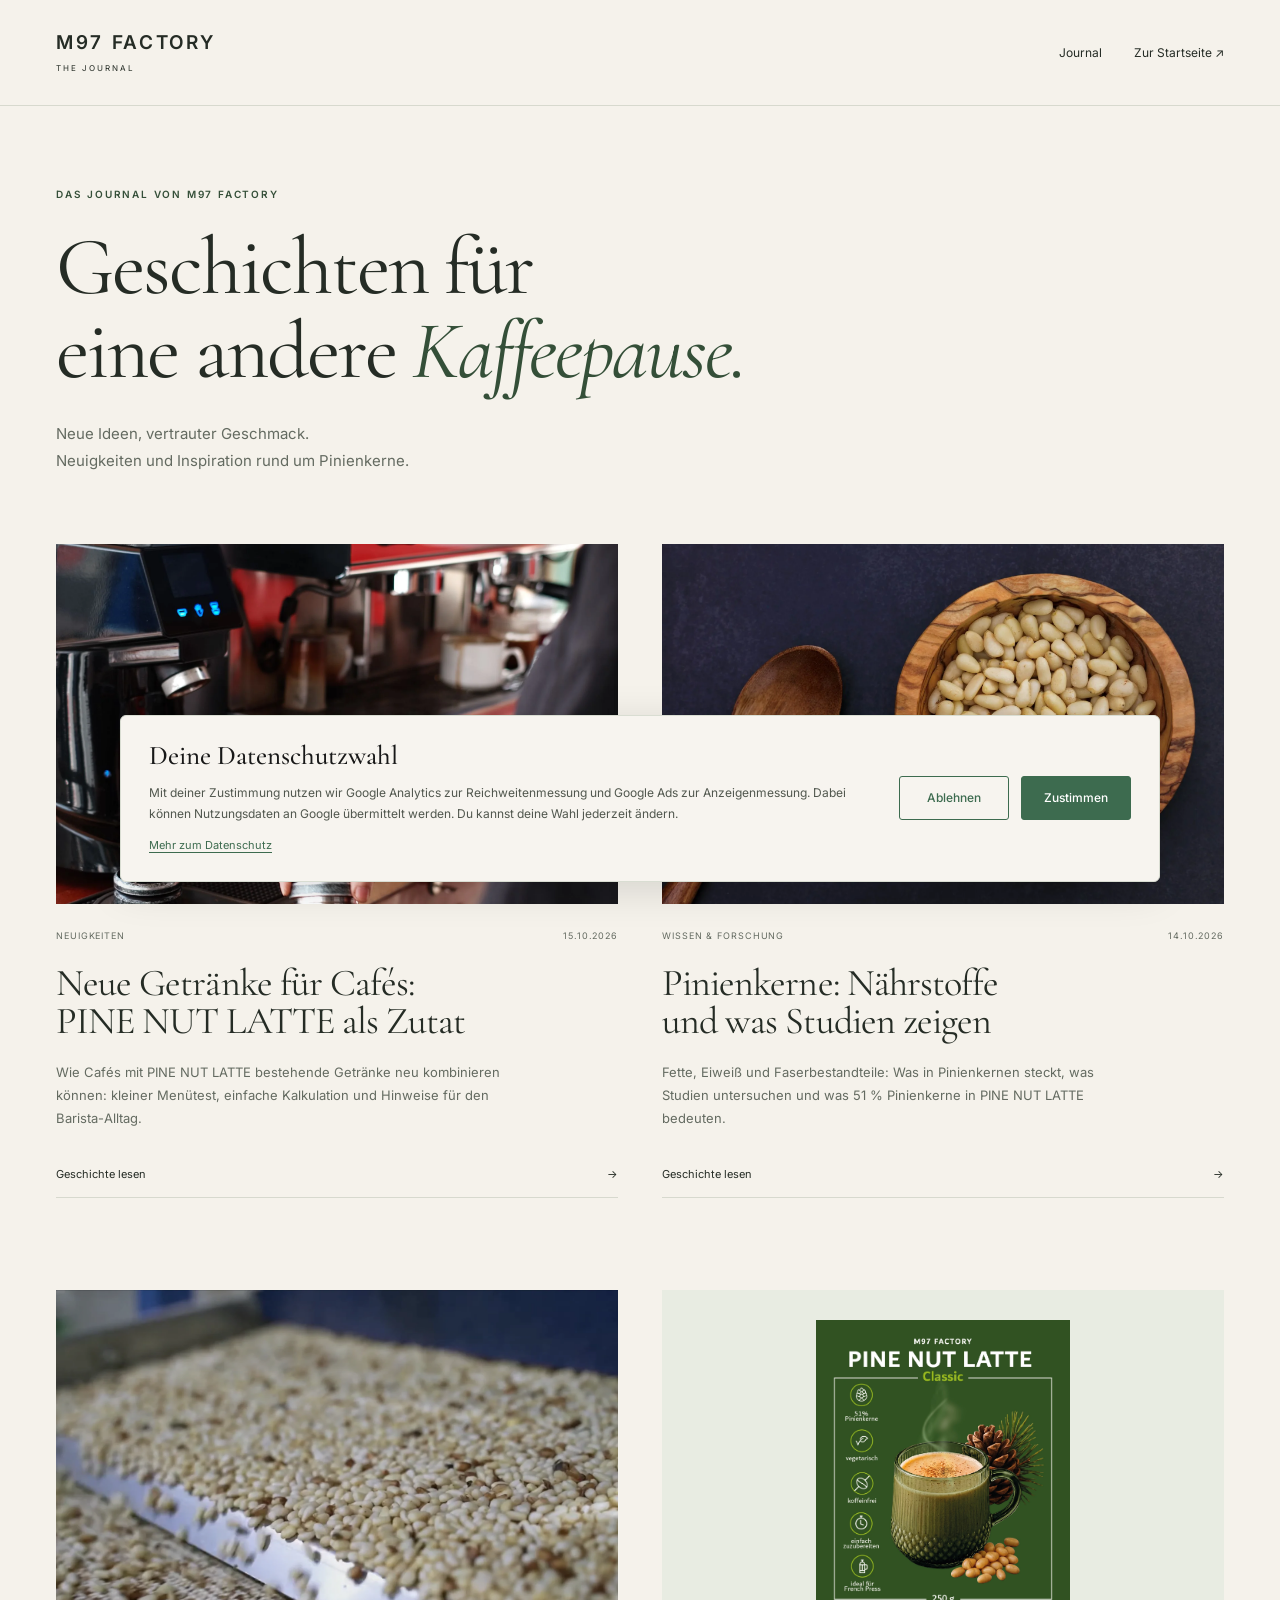
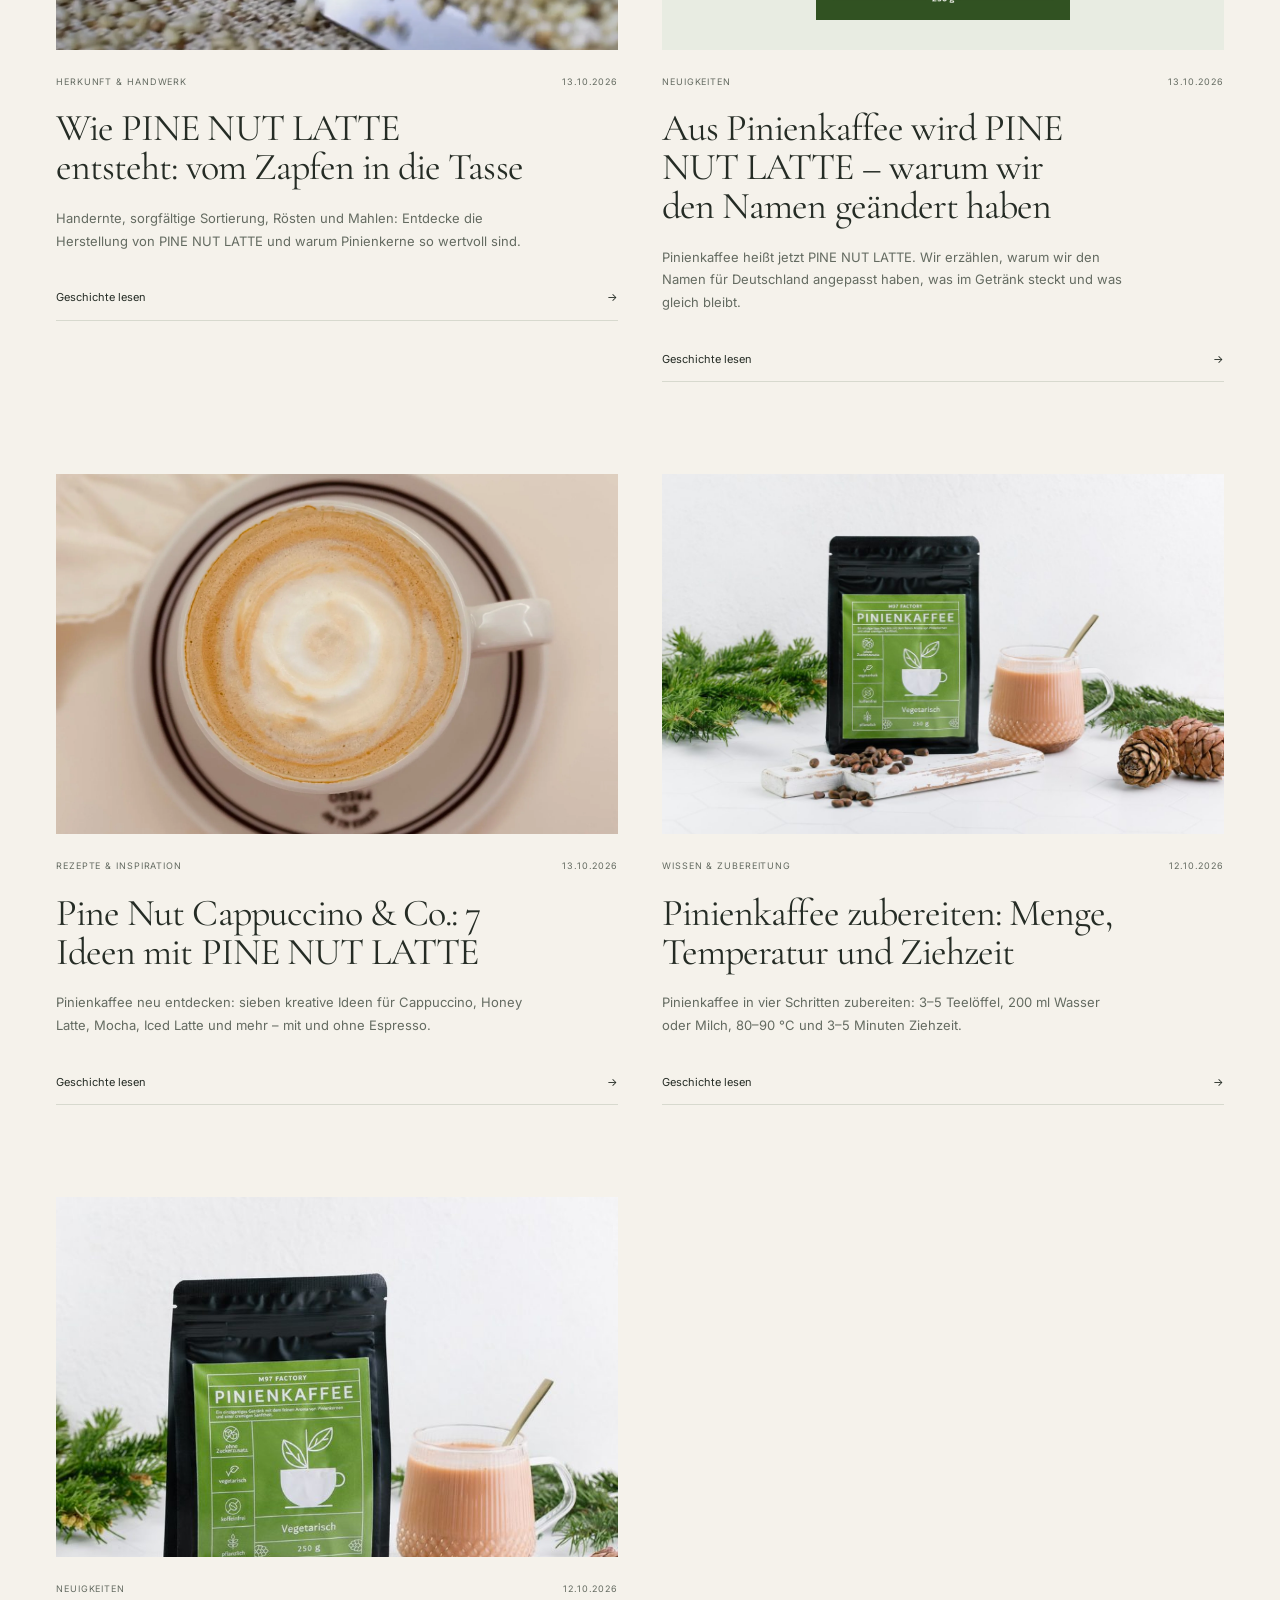
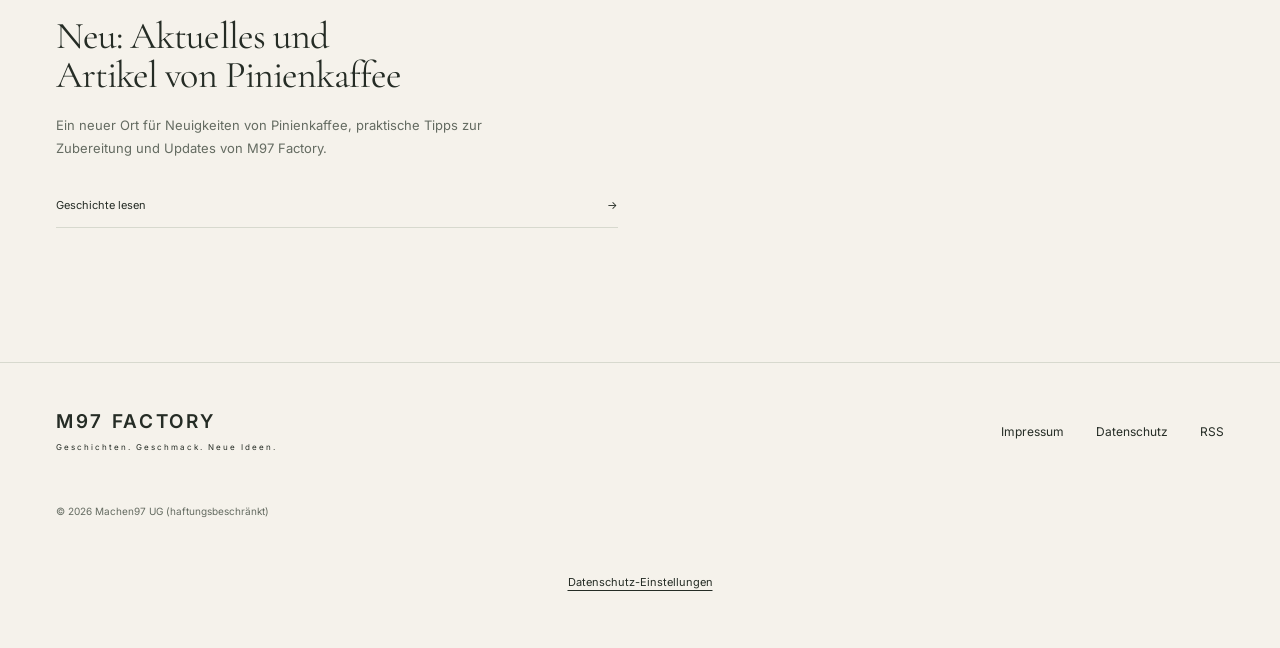
<file: aktuelles/index.html>
<!doctype html>
<!-- Generated editorial from content/editorial/*.md; never edit generated HTML. -->
<html lang="de"><head><meta charset="utf-8"><meta name="viewport" content="width=device-width, initial-scale=1">
<title>Neuigkeiten &amp; Artikel | M97 Factory</title><meta name="description" content="Geschichten, Neuigkeiten und Rezeptideen von M97 Factory. Entdecke PINE NUT LATTE und die Welt der Pinienkerne."><meta name="robots" content="index, follow, max-image-preview:large">
<link rel="canonical" href="https://machen97.com/aktuelles/"><meta name="theme-color" content="#f5f2eb">
<meta property="og:type" content="website"><meta property="og:title" content="Neuigkeiten &amp; Artikel | M97 Factory"><meta property="og:description" content="Geschichten, Neuigkeiten und Rezeptideen von M97 Factory. Entdecke PINE NUT LATTE und die Welt der Pinienkerne."><meta property="og:url" content="https://machen97.com/aktuelles/"><meta property="og:image" content="https://machen97.com/images/magazin/pine-nut-latte/hero-pine-nut-cappuccino.webp"><meta property="og:locale" content="de_DE"><meta property="og:site_name" content="M97 Factory">
<meta name="twitter:card" content="summary_large_image"><meta name="twitter:title" content="Neuigkeiten &amp; Artikel | M97 Factory"><meta name="twitter:description" content="Geschichten, Neuigkeiten und Rezeptideen von M97 Factory. Entdecke PINE NUT LATTE und die Welt der Pinienkerne."><meta name="twitter:image" content="https://machen97.com/images/magazin/pine-nut-latte/hero-pine-nut-cappuccino.webp">
<link rel="icon" href="/favicon.ico"><link rel="alternate" type="application/rss+xml" title="M97 Factory Journal" href="/aktuelles/feed.xml">
<link rel="preconnect" href="https://fonts.googleapis.com"><link rel="preconnect" href="https://fonts.gstatic.com" crossorigin><link href="https://fonts.googleapis.com/css2?family=Cormorant+Garamond:ital,wght@0,400;0,500;0,600;1,400&family=Inter:wght@400;500;600&display=swap" rel="stylesheet">
<link rel="stylesheet" href="/aktuelles/editorial.css"><script src="/aktuelles/editorial.js" defer></script><script type="application/ld+json">{"@context": "https://schema.org", "@graph": [{"@type": "CollectionPage", "name": "M97 Factory Journal", "url": "https://machen97.com/aktuelles/", "inLanguage": "de-DE", "mainEntity": {"@type": "ItemList", "itemListElement": [{"@type": "ListItem", "position": 1, "url": "https://machen97.com/magazin/pine-nut-latte-fuer-cafes/", "name": "Neue Getränke für Cafés: PINE NUT LATTE als Zutat"}, {"@type": "ListItem", "position": 2, "url": "https://machen97.com/magazin/pinienkerne-naehrstoffe-forschung/", "name": "Pinienkerne: Nährstoffe und was Studien zeigen"}, {"@type": "ListItem", "position": 3, "url": "https://machen97.com/magazin/pine-nut-latte-herstellung/", "name": "Wie PINE NUT LATTE entsteht: vom Zapfen in die Tasse"}, {"@type": "ListItem", "position": 4, "url": "https://machen97.com/aktuelles/pinienkaffee-wird-pine-nut-latte/", "name": "Aus Pinienkaffee wird PINE NUT LATTE – warum wir den Namen geändert haben"}, {"@type": "ListItem", "position": 5, "url": "https://machen97.com/magazin/pine-nut-latte-cappuccino-rezepte/", "name": "Pine Nut Cappuccino & Co.: 7 Ideen mit PINE NUT LATTE"}, {"@type": "ListItem", "position": 6, "url": "https://machen97.com/aktuelles/pinienkaffee-zubereiten/", "name": "Pinienkaffee zubereiten: Menge, Temperatur und Ziehzeit"}, {"@type": "ListItem", "position": 7, "url": "https://machen97.com/aktuelles/aktuelles-start/", "name": "Neu: Aktuelles und Artikel von Pinienkaffee"}]}}]}</script><!-- M97 Google Ads: consent-gated shared tag -->
<link rel="stylesheet" href="/assets/google-ads.css">
<script src="/assets/google-ads.js" defer></script>
<!-- /M97 Google Ads -->
</head><body>
<a class="skip" href="#content">Zum Inhalt</a>
<header class="journal-header"><a class="wordmark" href="/aktuelles/">M97 FACTORY<span>THE JOURNAL</span></a><nav aria-label="Hauptnavigation"><a href="/aktuelles/">Journal</a><a href="/">Zur Startseite <span aria-hidden="true">↗</span></a></nav></header>
<main id="content"><section class="journal-intro"><span class="eyebrow">Das Journal von M97 Factory</span><h1>Geschichten für<br>eine andere <em>Kaffeepause.</em></h1><p>Neue Ideen, vertrauter Geschmack.<br>Neuigkeiten und Inspiration rund um Pinienkerne.</p></section><section class="journal-grid" aria-label="Alle Neuigkeiten und Artikel"><article class="journal-card"><a class="card-image" href="/magazin/pine-nut-latte-fuer-cafes/" tabindex="-1" aria-hidden="true"><img src="/images/magazin/pine-nut-latte-gastronomie/barista-beim-espresso.webp" alt="" width="900" height="700" loading="lazy"></a><div class="card-copy"><div class="card-meta"><span>Neuigkeiten</span><time datetime="2026-10-15T06:45:00+03:00">15.10.2026</time></div><h2><a href="/magazin/pine-nut-latte-fuer-cafes/">Neue Getränke für Cafés: PINE NUT LATTE als Zutat</a></h2><p>Wie Cafés mit PINE NUT LATTE bestehende Getränke neu kombinieren können: kleiner Menütest, einfache Kalkulation und Hinweise für den Barista-Alltag.</p><a class="read-link" href="/magazin/pine-nut-latte-fuer-cafes/" aria-label="Beitrag lesen: Neue Getränke für Cafés: PINE NUT LATTE als Zutat">Geschichte lesen <span aria-hidden="true">→</span></a></div></article><article class="journal-card"><a class="card-image" href="/magazin/pinienkerne-naehrstoffe-forschung/" tabindex="-1" aria-hidden="true"><img src="/images/magazin/pine-nut-latte/ingredient-pine-nuts.webp" alt="" width="900" height="700" loading="lazy"></a><div class="card-copy"><div class="card-meta"><span>Wissen & Forschung</span><time datetime="2026-10-14T09:18:23+03:00">14.10.2026</time></div><h2><a href="/magazin/pinienkerne-naehrstoffe-forschung/">Pinienkerne: Nährstoffe und was Studien zeigen</a></h2><p>Fette, Eiweiß und Faserbestandteile: Was in Pinienkernen steckt, was Studien untersuchen und was 51 % Pinienkerne in PINE NUT LATTE bedeuten.</p><a class="read-link" href="/magazin/pinienkerne-naehrstoffe-forschung/" aria-label="Beitrag lesen: Pinienkerne: Nährstoffe und was Studien zeigen">Geschichte lesen <span aria-hidden="true">→</span></a></div></article><article class="journal-card"><a class="card-image" href="/magazin/pine-nut-latte-herstellung/" tabindex="-1" aria-hidden="true"><img src="/images/magazin/pine-nut-latte-herstellung/m97-pine-nut-latte-pinienkerne-sortierung.webp" alt="" width="900" height="700" loading="lazy"></a><div class="card-copy"><div class="card-meta"><span>Herkunft & Handwerk</span><time datetime="2026-10-13T09:44:54+03:00">13.10.2026</time></div><h2><a href="/magazin/pine-nut-latte-herstellung/">Wie PINE NUT LATTE entsteht: vom Zapfen in die Tasse</a></h2><p>Handernte, sorgfältige Sortierung, Rösten und Mahlen: Entdecke die Herstellung von PINE NUT LATTE und warum Pinienkerne so wertvoll sind.</p><a class="read-link" href="/magazin/pine-nut-latte-herstellung/" aria-label="Beitrag lesen: Wie PINE NUT LATTE entsteht: vom Zapfen in die Tasse">Geschichte lesen <span aria-hidden="true">→</span></a></div></article><article class="journal-card"><a class="card-image" href="/aktuelles/pinienkaffee-wird-pine-nut-latte/" tabindex="-1" aria-hidden="true"><img src="/images/magazin/pine-nut-latte/label-classic.webp" alt="" width="900" height="700" loading="lazy"></a><div class="card-copy"><div class="card-meta"><span>Neuigkeiten</span><time datetime="2026-10-13T03:21:22+03:00">13.10.2026</time></div><h2><a href="/aktuelles/pinienkaffee-wird-pine-nut-latte/">Aus Pinienkaffee wird PINE NUT LATTE – warum wir den Namen geändert haben</a></h2><p>Pinienkaffee heißt jetzt PINE NUT LATTE. Wir erzählen, warum wir den Namen für Deutschland angepasst haben, was im Getränk steckt und was gleich bleibt.</p><a class="read-link" href="/aktuelles/pinienkaffee-wird-pine-nut-latte/" aria-label="Beitrag lesen: Aus Pinienkaffee wird PINE NUT LATTE – warum wir den Namen geändert haben">Geschichte lesen <span aria-hidden="true">→</span></a></div></article><article class="journal-card"><a class="card-image" href="/magazin/pine-nut-latte-cappuccino-rezepte/" tabindex="-1" aria-hidden="true"><img src="/images/magazin/pine-nut-latte/hero-pine-nut-cappuccino.webp" alt="" width="900" height="700" loading="lazy"></a><div class="card-copy"><div class="card-meta"><span>Rezepte & Inspiration</span><time datetime="2026-10-13T03:21:22+03:00">13.10.2026</time></div><h2><a href="/magazin/pine-nut-latte-cappuccino-rezepte/">Pine Nut Cappuccino &amp; Co.: 7 Ideen mit PINE NUT LATTE</a></h2><p>Pinienkaffee neu entdecken: sieben kreative Ideen für Cappuccino, Honey Latte, Mocha, Iced Latte und mehr – mit und ohne Espresso.</p><a class="read-link" href="/magazin/pine-nut-latte-cappuccino-rezepte/" aria-label="Beitrag lesen: Pine Nut Cappuccino &amp; Co.: 7 Ideen mit PINE NUT LATTE">Geschichte lesen <span aria-hidden="true">→</span></a></div></article><article class="journal-card"><a class="card-image" href="/aktuelles/pinienkaffee-zubereiten/" tabindex="-1" aria-hidden="true"><img src="/images/photo_08.jpg" alt="" width="900" height="700" loading="lazy"></a><div class="card-copy"><div class="card-meta"><span>Wissen & Zubereitung</span><time datetime="2026-10-12T18:03:42+03:00">12.10.2026</time></div><h2><a href="/aktuelles/pinienkaffee-zubereiten/">Pinienkaffee zubereiten: Menge, Temperatur und Ziehzeit</a></h2><p>Pinienkaffee in vier Schritten zubereiten: 3–5 Teelöffel, 200 ml Wasser oder Milch, 80–90 °C und 3–5 Minuten Ziehzeit.</p><a class="read-link" href="/aktuelles/pinienkaffee-zubereiten/" aria-label="Beitrag lesen: Pinienkaffee zubereiten: Menge, Temperatur und Ziehzeit">Geschichte lesen <span aria-hidden="true">→</span></a></div></article><article class="journal-card"><a class="card-image" href="/aktuelles/aktuelles-start/" tabindex="-1" aria-hidden="true"><img src="/images/photo_07.jpg" alt="" width="900" height="700" loading="lazy"></a><div class="card-copy"><div class="card-meta"><span>Neuigkeiten</span><time datetime="2026-10-12T18:03:42+03:00">12.10.2026</time></div><h2><a href="/aktuelles/aktuelles-start/">Neu: Aktuelles und Artikel von Pinienkaffee</a></h2><p>Ein neuer Ort für Neuigkeiten von Pinienkaffee, praktische Tipps zur Zubereitung und Updates von M97 Factory.</p><a class="read-link" href="/aktuelles/aktuelles-start/" aria-label="Beitrag lesen: Neu: Aktuelles und Artikel von Pinienkaffee">Geschichte lesen <span aria-hidden="true">→</span></a></div></article></section></main><footer class="journal-footer"><a class="wordmark" href="/aktuelles/">M97 FACTORY<span>Geschichten. Geschmack. Neue Ideen.</span></a><nav aria-label="Weitere Informationen"><a href="/impressum.html">Impressum</a><a href="/datenschutz.html">Datenschutz</a><a href="/aktuelles/feed.xml">RSS</a></nav><small>© 2026 Machen97 UG (haftungsbeschränkt)</small></footer></body></html>
</file>
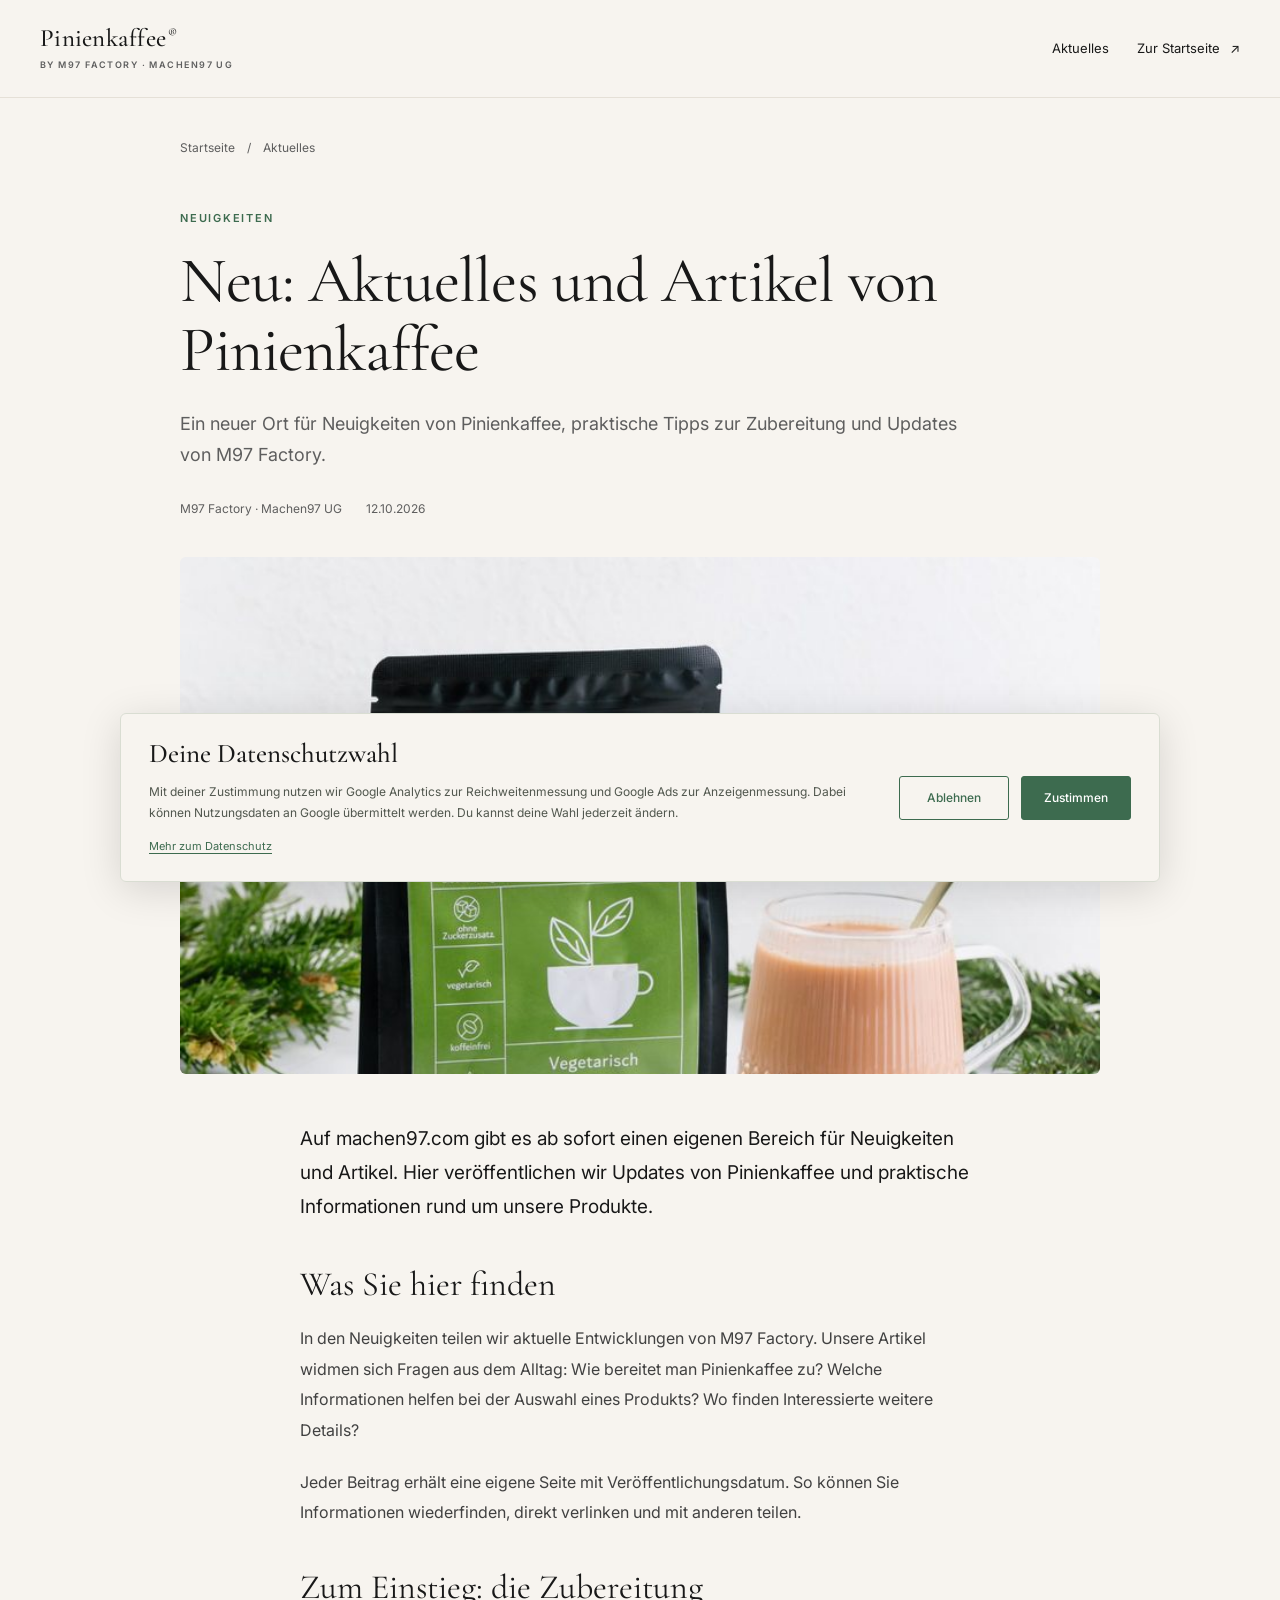
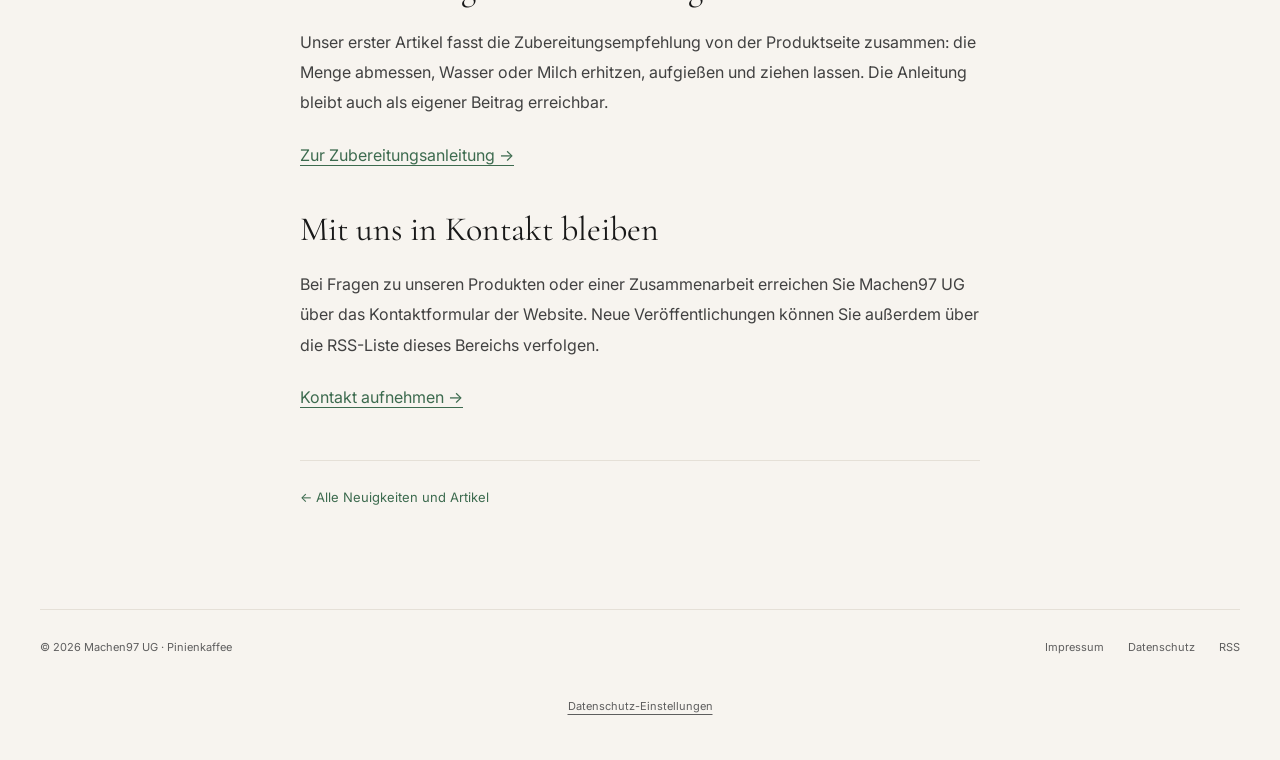
<file: aktuelles/aktuelles-start/index.html>
<!DOCTYPE html>
<!-- Generated by scripts/build-news.py; edit content/articles/*.json. -->
<html lang="de">
<head>
  <meta charset="UTF-8" />
  <meta name="viewport" content="width=device-width, initial-scale=1.0" />
  <title>Neu: Aktuelles und Artikel von Pinienkaffee – Pinienkaffee</title>
  <meta name="description" content="Ein neuer Ort für Neuigkeiten von Pinienkaffee, praktische Tipps zur Zubereitung und Updates von M97 Factory." />
  <meta name="robots" content="index, follow, max-image-preview:large" />
  <meta name="theme-color" content="#3D6B4F" />
  <link rel="canonical" href="https://machen97.com/aktuelles/aktuelles-start/" />
  <meta property="og:type" content="article" />
  <meta property="og:title" content="Neu: Aktuelles und Artikel von Pinienkaffee" />
  <meta property="og:description" content="Ein neuer Ort für Neuigkeiten von Pinienkaffee, praktische Tipps zur Zubereitung und Updates von M97 Factory." />
  <meta property="og:url" content="https://machen97.com/aktuelles/aktuelles-start/" />
  <meta property="og:image" content="https://machen97.com/images/photo_07.jpg" />
  <meta property="og:locale" content="de_DE" />
  <meta property="og:site_name" content="Pinienkaffee · M97 Factory" />
  <meta name="twitter:card" content="summary_large_image" />
  <meta name="twitter:title" content="Neu: Aktuelles und Artikel von Pinienkaffee" />
  <meta name="twitter:description" content="Ein neuer Ort für Neuigkeiten von Pinienkaffee, praktische Tipps zur Zubereitung und Updates von M97 Factory." />
  <meta name="twitter:image" content="https://machen97.com/images/photo_07.jpg" />
  <link rel="icon" href="/favicon.ico" />
  <link rel="apple-touch-icon" href="/apple-touch-icon.png" />
  <link rel="alternate" type="application/rss+xml" title="Pinienkaffee – Aktuelles" href="/aktuelles/feed.xml" />
  <link rel="preconnect" href="https://fonts.googleapis.com" />
  <link rel="preconnect" href="https://fonts.gstatic.com" crossorigin />
  <link href="https://fonts.googleapis.com/css2?family=Cormorant+Garamond:ital,wght@0,400;0,500;0,600&family=Inter:wght@400;500;600&display=swap" rel="stylesheet" />
  <link rel="stylesheet" href="/aktuelles/style.css" />
  <script type="application/ld+json">{"@context": "https://schema.org", "@graph": [{"@type": "NewsArticle", "@id": "https://machen97.com/aktuelles/aktuelles-start/#article", "url": "https://machen97.com/aktuelles/aktuelles-start/", "headline": "Neu: Aktuelles und Artikel von Pinienkaffee", "description": "Ein neuer Ort für Neuigkeiten von Pinienkaffee, praktische Tipps zur Zubereitung und Updates von M97 Factory.", "datePublished": "2026-10-12T18:03:42+03:00", "dateModified": "2026-10-12T18:03:42+03:00", "author": {"@type": "Organization", "@id": "https://machen97.com/#organization", "name": "M97 Factory", "url": "https://machen97.com/#ueber-uns"}, "publisher": {"@type": "Organization", "@id": "https://machen97.com/#organization", "name": "M97 Factory", "url": "https://machen97.com/#ueber-uns"}, "image": ["https://machen97.com/images/photo_07.jpg"], "inLanguage": "de-DE", "mainEntityOfPage": {"@type": "WebPage", "@id": "https://machen97.com/aktuelles/aktuelles-start/"}, "articleSection": "Neuigkeiten"}, {"@type": "BreadcrumbList", "itemListElement": [{"@type": "ListItem", "position": 1, "name": "Startseite", "item": "https://machen97.com/"}, {"@type": "ListItem", "position": 2, "name": "Aktuelles", "item": "https://machen97.com/aktuelles/"}, {"@type": "ListItem", "position": 3, "name": "Neu: Aktuelles und Artikel von Pinienkaffee", "item": "https://machen97.com/aktuelles/aktuelles-start/"}]}]}</script>
<!-- M97 Google Ads: consent-gated shared tag -->
<link rel="stylesheet" href="/assets/google-ads.css">
<script src="/assets/google-ads.js" defer></script>
<!-- /M97 Google Ads -->
</head>
<body>
  <a class="skip-link" href="#content">Zum Inhalt</a>
  <header class="site-header">
    <div class="header-inner">
      <a class="brand" href="/" aria-label="Pinienkaffee – Startseite">
        <span class="brand-name">Pinienkaffee<sup>®</sup></span>
        <span class="brand-sub">by M97 Factory · Machen97 UG</span>
      </a>
      <nav aria-label="Hauptnavigation">
        <a href="/aktuelles/">Aktuelles</a>
        <a href="/" class="home-link">Zur Startseite <span aria-hidden="true">↗</span></a>
      </nav>
    </div>
  </header>
  <main id="content"><article class="article-wrap">
    <nav class="breadcrumbs" aria-label="Brotkrümelnavigation"><a href="/">Startseite</a><span aria-hidden="true">/</span><a href="/aktuelles/">Aktuelles</a></nav>
    <header class="article-heading">
      <span class="eyebrow">Neuigkeiten</span>
      <h1>Neu: Aktuelles und Artikel von Pinienkaffee</h1>
      <p class="article-summary">Ein neuer Ort für Neuigkeiten von Pinienkaffee, praktische Tipps zur Zubereitung und Updates von M97 Factory.</p>
      <div class="byline"><span>M97 Factory · Machen97 UG</span><time datetime="2026-10-12T18:03:42+03:00">12.10.2026</time></div>
    </header>
    <figure class="article-image"><img src="/images/photo_07.jpg" alt="Pinienkaffee von M97 Factory" width="1200" height="800" fetchpriority="high" /></figure>
    <div class="article-body"><p>Auf machen97.com gibt es ab sofort einen eigenen Bereich für Neuigkeiten und Artikel. Hier veröffentlichen wir Updates von Pinienkaffee und praktische Informationen rund um unsere Produkte.</p><section><h2>Was Sie hier finden</h2><p>In den Neuigkeiten teilen wir aktuelle Entwicklungen von M97 Factory. Unsere Artikel widmen sich Fragen aus dem Alltag: Wie bereitet man Pinienkaffee zu? Welche Informationen helfen bei der Auswahl eines Produkts? Wo finden Interessierte weitere Details?</p><p>Jeder Beitrag erhält eine eigene Seite mit Veröffentlichungsdatum. So können Sie Informationen wiederfinden, direkt verlinken und mit anderen teilen.</p></section><section><h2>Zum Einstieg: die Zubereitung</h2><p>Unser erster Artikel fasst die Zubereitungsempfehlung von der Produktseite zusammen: die Menge abmessen, Wasser oder Milch erhitzen, aufgießen und ziehen lassen. Die Anleitung bleibt auch als eigener Beitrag erreichbar.</p><p><a href="/aktuelles/pinienkaffee-zubereiten/">Zur Zubereitungsanleitung <span aria-hidden="true">→</span></a></p></section><section><h2>Mit uns in Kontakt bleiben</h2><p>Bei Fragen zu unseren Produkten oder einer Zusammenarbeit erreichen Sie Machen97 UG über das Kontaktformular der Website. Neue Veröffentlichungen können Sie außerdem über die RSS-Liste dieses Bereichs verfolgen.</p><p><a href="/#kontakt">Kontakt aufnehmen <span aria-hidden="true">→</span></a></p></section></div>
    <div class="article-end"><a href="/aktuelles/">← Alle Neuigkeiten und Artikel</a></div>
  </article></main>
  <footer class="site-footer">
    <span>© 2026 Machen97 UG · Pinienkaffee</span>
    <nav aria-label="Weitere Informationen">
      <a href="/impressum.html">Impressum</a>
      <a href="/datenschutz.html">Datenschutz</a>
      <a href="/aktuelles/feed.xml">RSS</a>
    </nav>
  </footer>
</body>
</html>
</file>
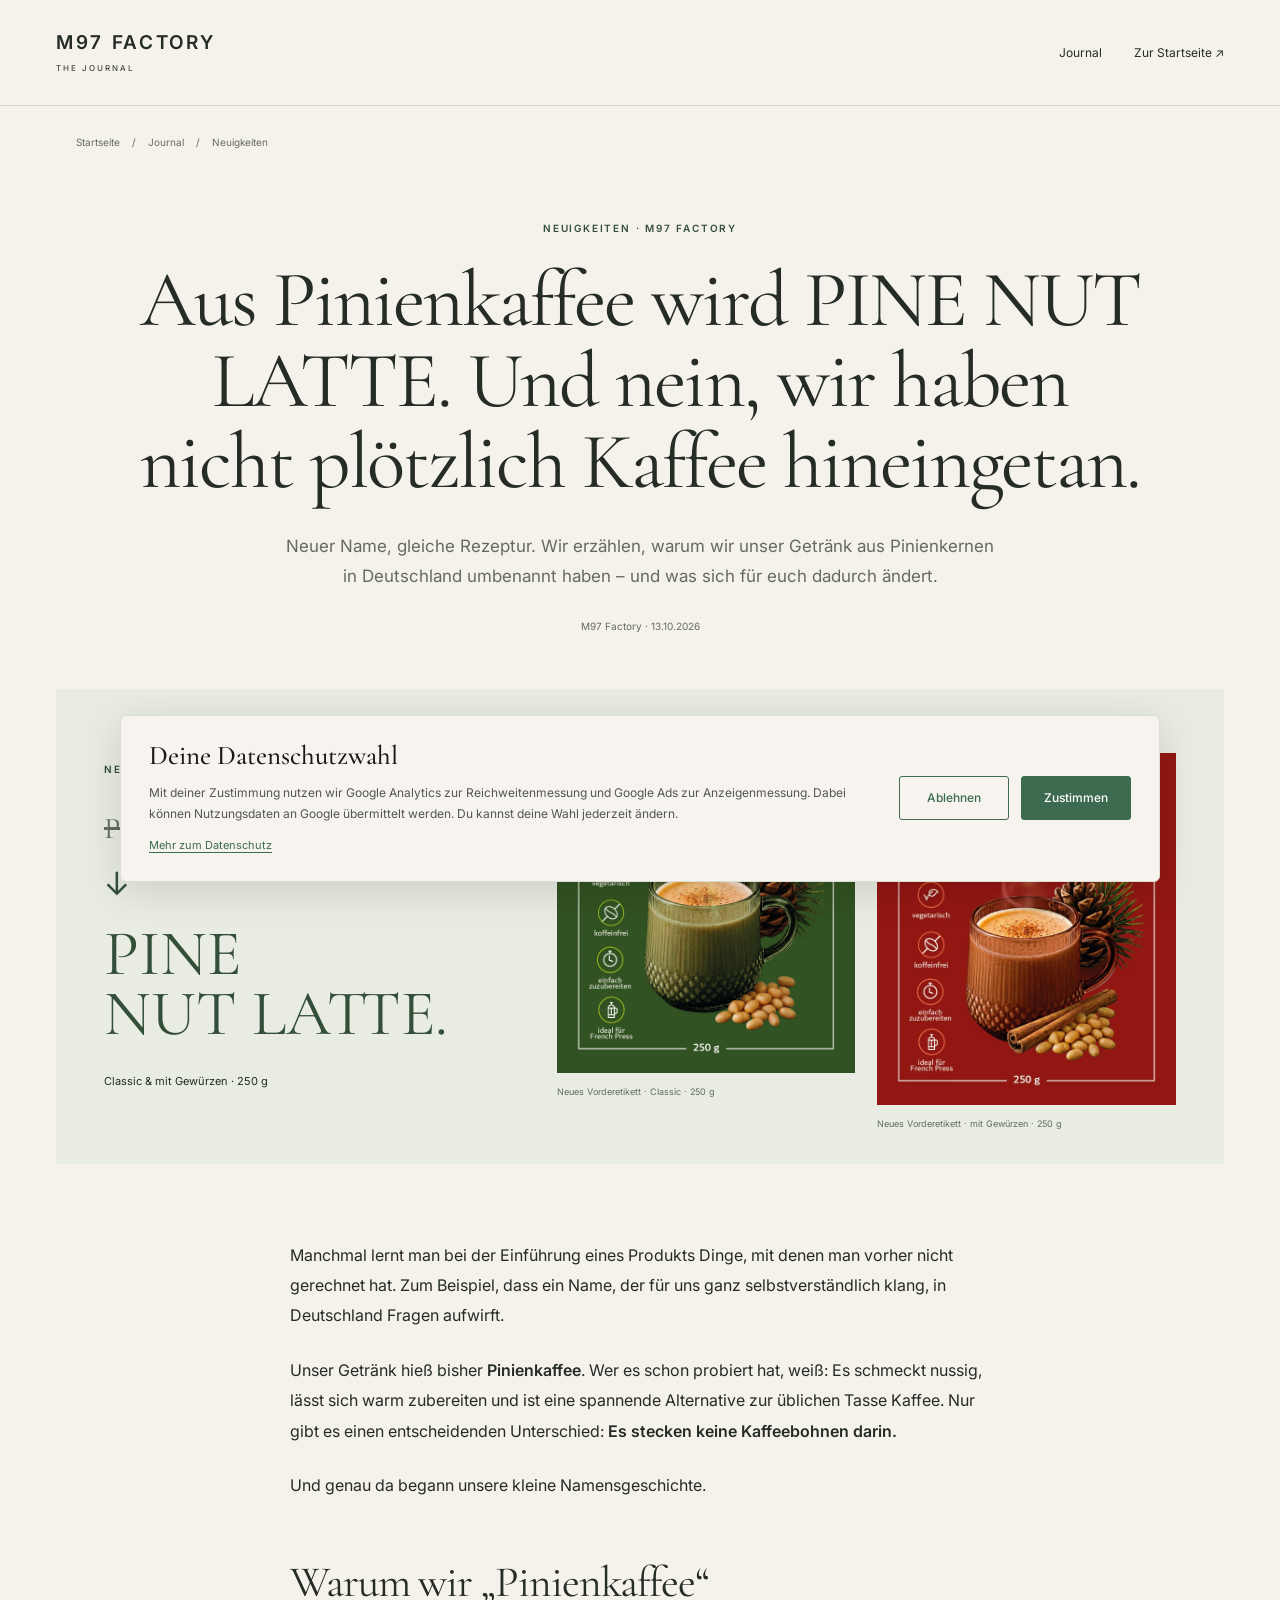
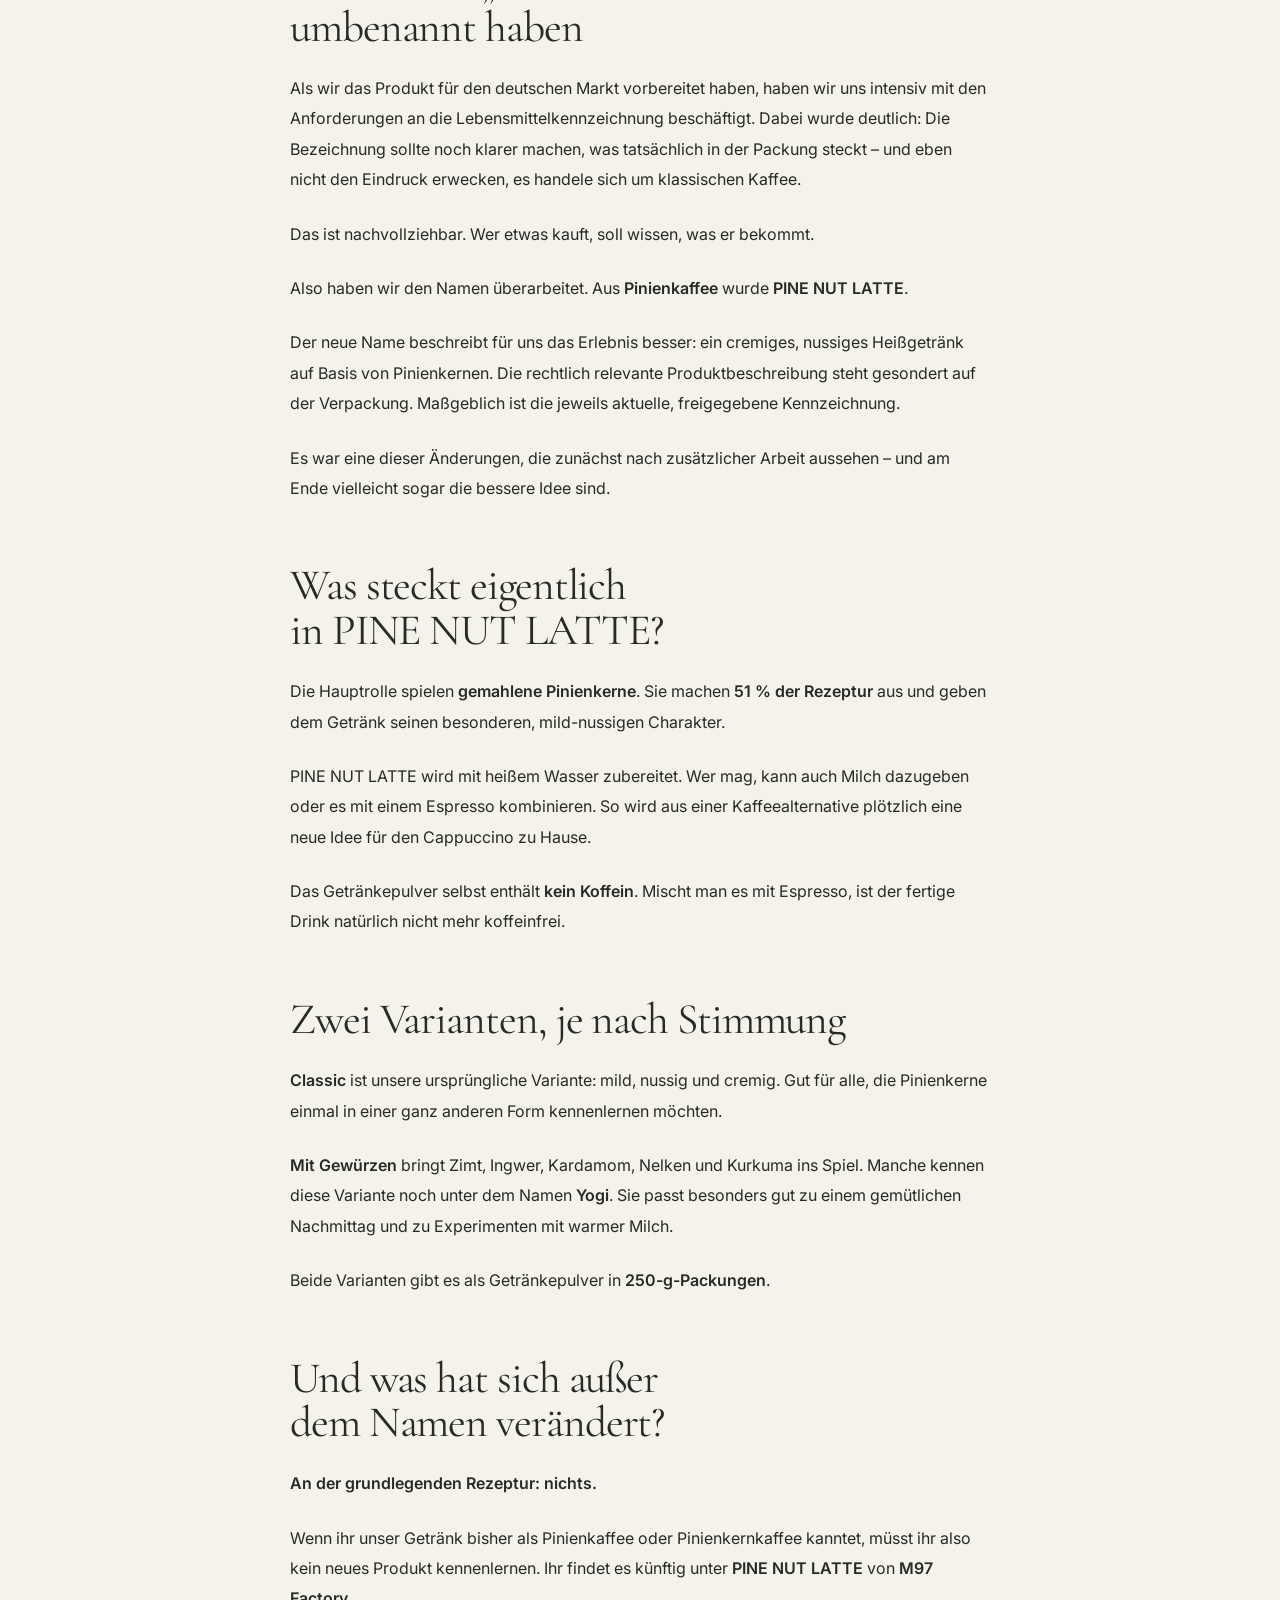
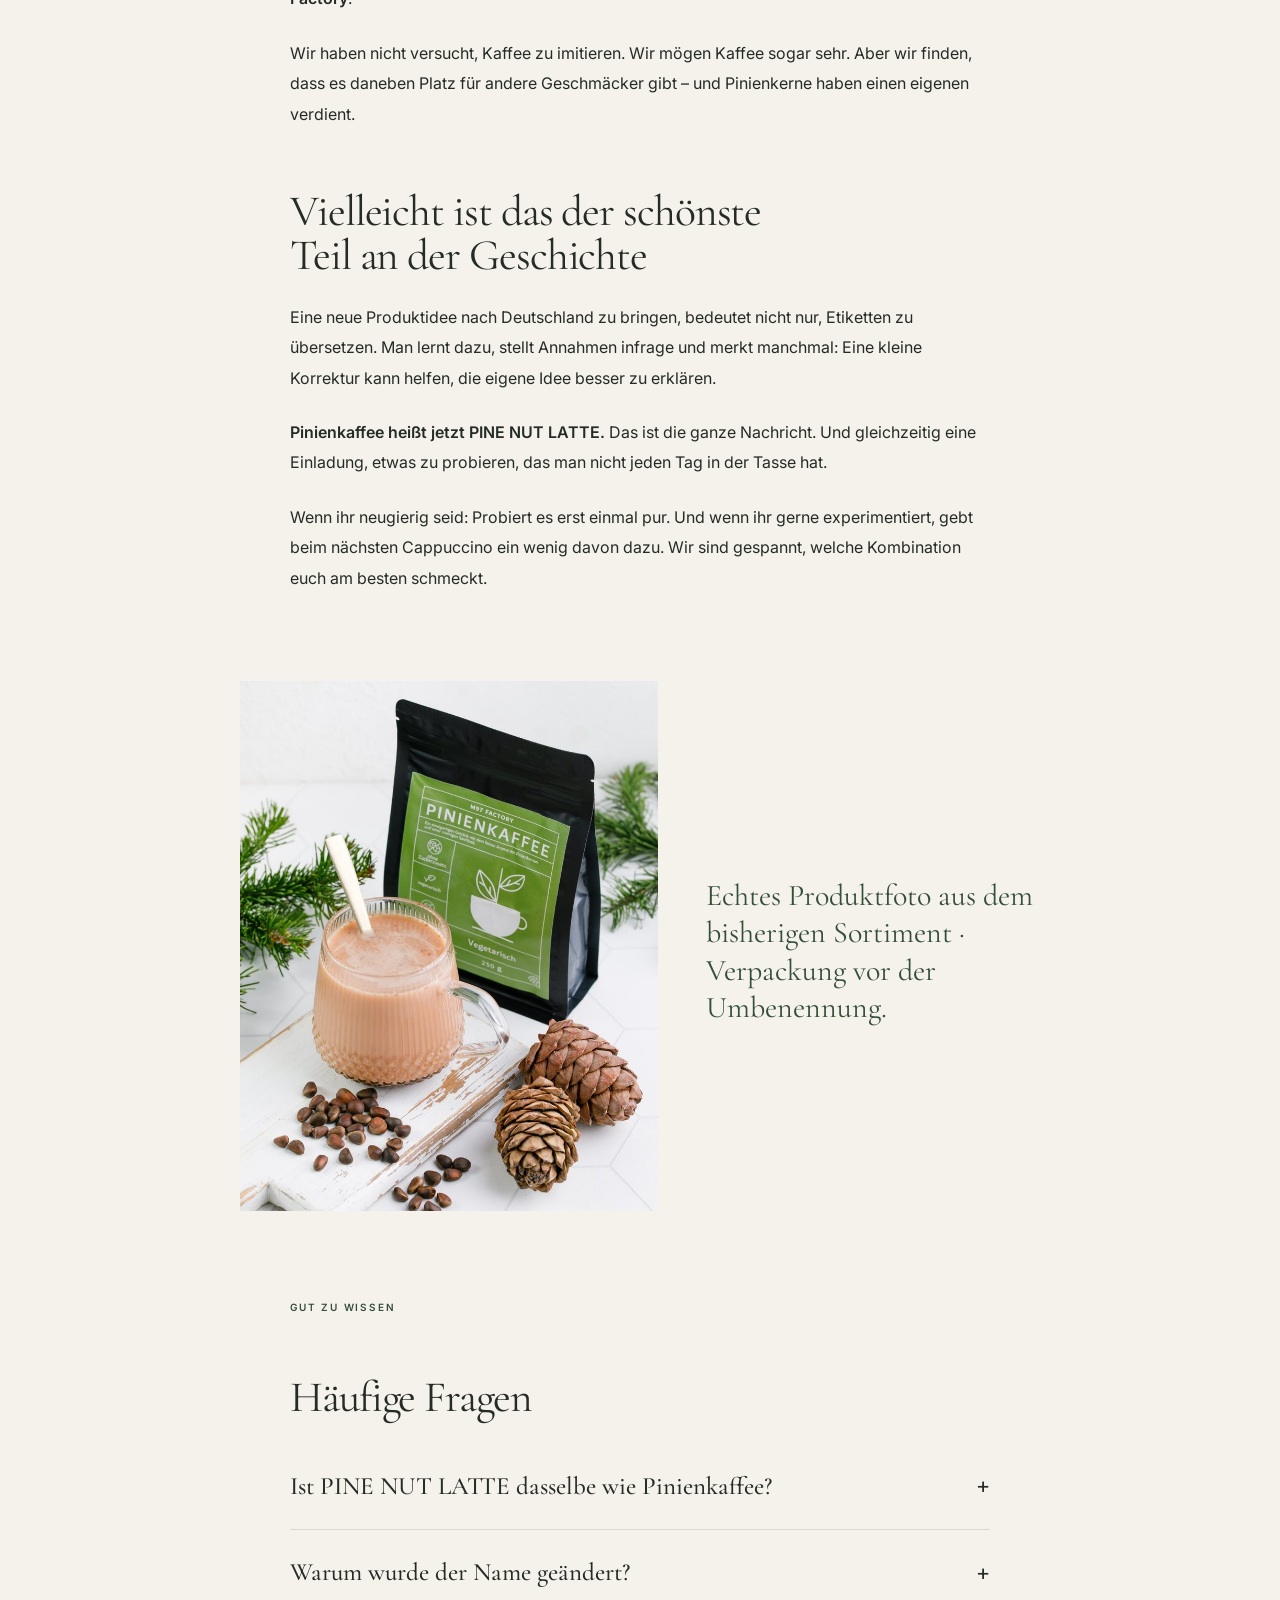
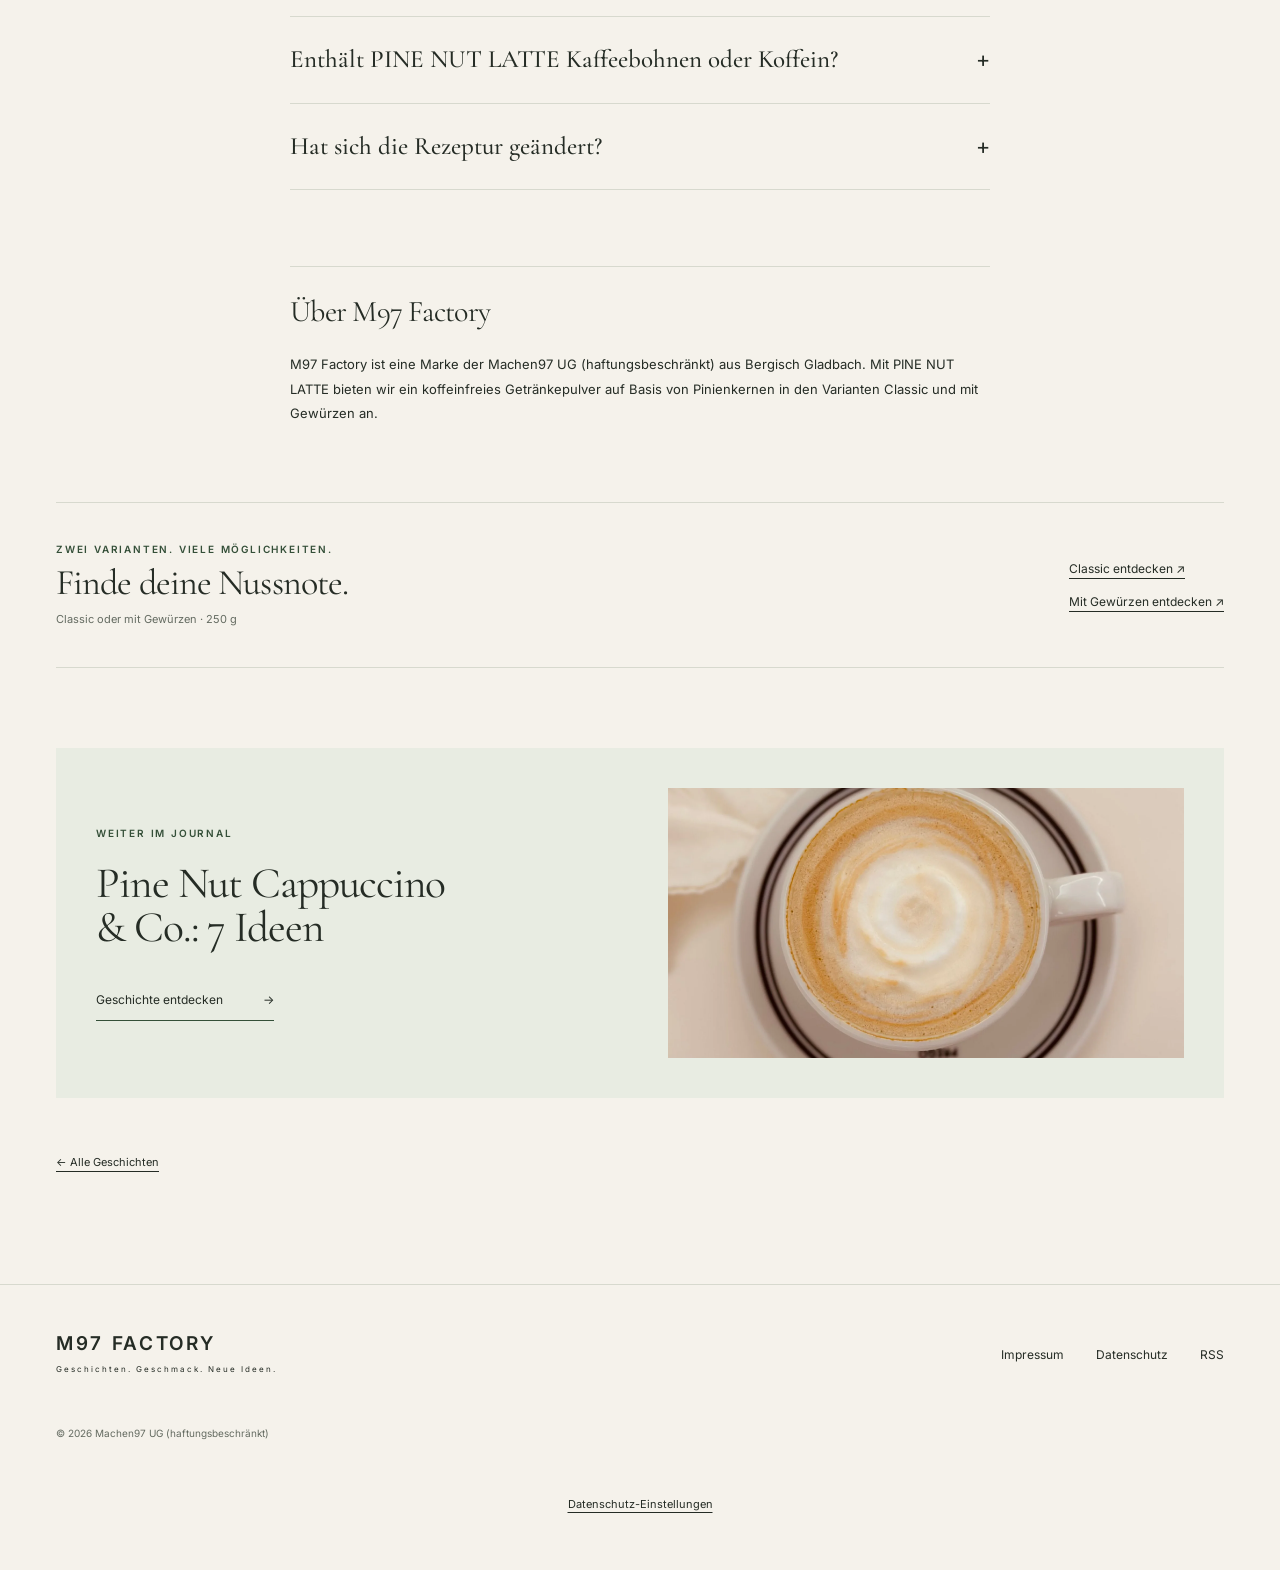
<file: aktuelles/pinienkaffee-wird-pine-nut-latte/index.html>
<!doctype html>
<!-- Generated editorial from content/editorial/*.md; never edit generated HTML. -->
<html lang="de"><head><meta charset="utf-8"><meta name="viewport" content="width=device-width, initial-scale=1">
<title>Pinienkaffee heißt jetzt PINE NUT LATTE | M97 Factory</title><meta name="description" content="Aus Pinienkaffee wird PINE NUT LATTE. Warum wir unser Getränk aus Pinienkernen in Deutschland umbenannt haben – und was gleich bleibt."><meta name="robots" content="index, follow, max-image-preview:large">
<link rel="canonical" href="https://machen97.com/aktuelles/pinienkaffee-wird-pine-nut-latte/"><meta name="theme-color" content="#f5f2eb">
<meta property="og:type" content="article"><meta property="og:title" content="Pinienkaffee heißt jetzt PINE NUT LATTE | M97 Factory"><meta property="og:description" content="Aus Pinienkaffee wird PINE NUT LATTE. Warum wir unser Getränk aus Pinienkernen in Deutschland umbenannt haben – und was gleich bleibt."><meta property="og:url" content="https://machen97.com/aktuelles/pinienkaffee-wird-pine-nut-latte/"><meta property="og:image" content="https://machen97.com/images/magazin/pine-nut-latte/label-classic.webp"><meta property="og:locale" content="de_DE"><meta property="og:site_name" content="M97 Factory">
<meta name="twitter:card" content="summary_large_image"><meta name="twitter:title" content="Pinienkaffee heißt jetzt PINE NUT LATTE | M97 Factory"><meta name="twitter:description" content="Aus Pinienkaffee wird PINE NUT LATTE. Warum wir unser Getränk aus Pinienkernen in Deutschland umbenannt haben – und was gleich bleibt."><meta name="twitter:image" content="https://machen97.com/images/magazin/pine-nut-latte/label-classic.webp">
<link rel="icon" href="/favicon.ico"><link rel="alternate" type="application/rss+xml" title="M97 Factory Journal" href="/aktuelles/feed.xml">
<link rel="preconnect" href="https://fonts.googleapis.com"><link rel="preconnect" href="https://fonts.gstatic.com" crossorigin><link href="https://fonts.googleapis.com/css2?family=Cormorant+Garamond:ital,wght@0,400;0,500;0,600;1,400&family=Inter:wght@400;500;600&display=swap" rel="stylesheet">
<link rel="stylesheet" href="/aktuelles/editorial.css"><script src="/aktuelles/editorial.js" defer></script><script type="application/ld+json">{"@context": "https://schema.org", "@graph": [{"@type": "WebPage", "@id": "https://machen97.com/aktuelles/pinienkaffee-wird-pine-nut-latte/", "url": "https://machen97.com/aktuelles/pinienkaffee-wird-pine-nut-latte/", "name": "Aus Pinienkaffee wird PINE NUT LATTE – warum wir den Namen geändert haben", "inLanguage": "de-DE"}, {"@type": "BreadcrumbList", "itemListElement": [{"@type": "ListItem", "position": 1, "name": "Startseite", "item": "https://machen97.com/"}, {"@type": "ListItem", "position": 2, "name": "Journal", "item": "https://machen97.com/aktuelles/"}, {"@type": "ListItem", "position": 3, "name": "Aus Pinienkaffee wird PINE NUT LATTE – warum wir den Namen geändert haben", "item": "https://machen97.com/aktuelles/pinienkaffee-wird-pine-nut-latte/"}]}, {"@type": "FAQPage", "mainEntity": [{"@type": "Question", "name": "Ist PINE NUT LATTE dasselbe wie Pinienkaffee?", "acceptedAnswer": {"@type": "Answer", "text": "Ja. Es ist der neue Markenname für unser bisher als Pinienkaffee bekanntes Getränk aus Pinienkernen."}}, {"@type": "Question", "name": "Warum wurde der Name geändert?", "acceptedAnswer": {"@type": "Answer", "text": "Wir haben die Bezeichnung für den deutschen Markt an die Anforderungen der Lebensmittelkennzeichnung angepasst, damit deutlicher wird, dass das Produkt kein klassischer Kaffee ist."}}, {"@type": "Question", "name": "Enthält PINE NUT LATTE Kaffeebohnen oder Koffein?", "acceptedAnswer": {"@type": "Answer", "text": "Nein. Das Getränkepulver enthält weder Kaffeebohnen noch Koffein."}}, {"@type": "Question", "name": "Hat sich die Rezeptur geändert?", "acceptedAnswer": {"@type": "Answer", "text": "Nein, die grundlegende Rezeptur ist gleich geblieben."}}]}, {"@type": "NewsArticle", "headline": "Aus Pinienkaffee wird PINE NUT LATTE. Und nein, wir haben nicht plötzlich Kaffee hineingetan.", "description": "Pinienkaffee heißt jetzt PINE NUT LATTE. Wir erzählen, warum wir den Namen für Deutschland angepasst haben, was im Getränk steckt und was gleich bleibt.", "image": ["https://machen97.com/images/magazin/pine-nut-latte/label-classic.webp"], "mainEntityOfPage": {"@id": "https://machen97.com/aktuelles/pinienkaffee-wird-pine-nut-latte/"}, "inLanguage": "de-DE", "publisher": {"@type": "Organization", "name": "M97 Factory", "url": "https://machen97.com/#ueber-uns"}, "datePublished": "2026-10-13T03:21:22+03:00", "dateModified": "2026-10-13T03:21:22+03:00", "author": {"@type": "Organization", "name": "M97 Factory"}}]}</script><!-- M97 Google Ads: consent-gated shared tag -->
<link rel="stylesheet" href="/assets/google-ads.css">
<script src="/assets/google-ads.js" defer></script>
<!-- /M97 Google Ads -->
</head><body>
<a class="skip" href="#content">Zum Inhalt</a>
<header class="journal-header"><a class="wordmark" href="/aktuelles/">M97 FACTORY<span>THE JOURNAL</span></a><nav aria-label="Hauptnavigation"><a href="/aktuelles/">Journal</a><a href="/">Zur Startseite <span aria-hidden="true">↗</span></a></nav></header>
<main id="content"><nav class="breadcrumbs" aria-label="Brotkrümelnavigation"><a href="/">Startseite</a><span>/</span><a href="/aktuelles/">Journal</a><span>/</span><span>Neuigkeiten</span></nav><article class="editorial news-story"><header class="story-heading"><span class="eyebrow">Neuigkeiten · M97 Factory</span><h1>Aus Pinienkaffee wird PINE NUT LATTE. Und nein, wir haben nicht plötzlich Kaffee hineingetan.</h1><div class="standfirst"><p><strong>Neuer Name, gleiche Rezeptur. Wir erzählen, warum wir unser Getränk aus Pinienkernen in Deutschland umbenannt haben – und was sich für euch dadurch ändert.</strong></p></div><p class="byline">M97 Factory · <time datetime="2026-10-13T03:21:22+03:00">13.10.2026</time></p></header><div class="rename-hero"><div><span class="eyebrow">Neuer Name. Vertrauter Geschmack.</span><p class="name-before">Pinienkaffee</p><span class="name-arrow" aria-hidden="true">↓</span><p class="name-after">PINE<br>NUT LATTE.</p><p>Classic &amp; mit Gewürzen · 250 g</p></div><div class="label-pair"><figure class="photo hero-photo"><img src="/images/magazin/pine-nut-latte/label-classic.webp" srcset="/images/magazin/pine-nut-latte/label-classic-640.webp 640w, /images/magazin/pine-nut-latte/label-classic-1280.webp 1280w, /images/magazin/pine-nut-latte/label-classic.webp 1323w" sizes="100vw" alt="Vorderetikett PINE NUT LATTE Classic 250 g" width="1323" height="1559" fetchpriority=high decoding="async"><figcaption>Neues Vorderetikett · Classic · 250 g</figcaption></figure><figure class="photo "><img src="/images/magazin/pine-nut-latte/label-spiced.webp" srcset="/images/magazin/pine-nut-latte/label-spiced-640.webp 640w, /images/magazin/pine-nut-latte/label-spiced-1280.webp 1280w, /images/magazin/pine-nut-latte/label-spiced.webp 1323w" sizes="(max-width: 700px) 100vw, 50vw" alt="Vorderetikett PINE NUT LATTE mit Gewürzen 250 g" width="1323" height="1559" loading=lazy decoding="async"><figcaption>Neues Vorderetikett · mit Gewürzen · 250 g</figcaption></figure></div></div><div class="prose news-copy"><p>Manchmal lernt man bei der Einführung eines Produkts Dinge, mit denen man vorher nicht gerechnet hat. Zum Beispiel, dass ein Name, der für uns ganz selbstverständlich klang, in Deutschland Fragen aufwirft.</p><p>Unser Getränk hieß bisher <strong>Pinienkaffee</strong>. Wer es schon probiert hat, weiß: Es schmeckt nussig, lässt sich warm zubereiten und ist eine spannende Alternative zur üblichen Tasse Kaffee. Nur gibt es einen entscheidenden Unterschied: <strong>Es stecken keine Kaffeebohnen darin.</strong></p><p>Und genau da begann unsere kleine Namensgeschichte.</p><h2>Warum wir „Pinienkaffee“ umbenannt haben</h2><p>Als wir das Produkt für den deutschen Markt vorbereitet haben, haben wir uns intensiv mit den Anforderungen an die Lebensmittelkennzeichnung beschäftigt. Dabei wurde deutlich: Die Bezeichnung sollte noch klarer machen, was tatsächlich in der Packung steckt – und eben nicht den Eindruck erwecken, es handele sich um klassischen Kaffee.</p><p>Das ist nachvollziehbar. Wer etwas kauft, soll wissen, was er bekommt.</p><p>Also haben wir den Namen überarbeitet. Aus <strong>Pinienkaffee</strong> wurde <strong>PINE NUT LATTE</strong>.</p><p>Der neue Name beschreibt für uns das Erlebnis besser: ein cremiges, nussiges Heißgetränk auf Basis von Pinienkernen. Die rechtlich relevante Produktbeschreibung steht gesondert auf der Verpackung. Maßgeblich ist die jeweils aktuelle, freigegebene Kennzeichnung.</p><p>Es war eine dieser Änderungen, die zunächst nach zusätzlicher Arbeit aussehen – und am Ende vielleicht sogar die bessere Idee sind.</p><h2>Was steckt eigentlich in PINE NUT LATTE?</h2><p>Die Hauptrolle spielen <strong>gemahlene Pinienkerne</strong>. Sie machen <strong>51 % der Rezeptur</strong> aus und geben dem Getränk seinen besonderen, mild-nussigen Charakter.</p><p>PINE NUT LATTE wird mit heißem Wasser zubereitet. Wer mag, kann auch Milch dazugeben oder es mit einem Espresso kombinieren. So wird aus einer Kaffeealternative plötzlich eine neue Idee für den Cappuccino zu Hause.</p><p>Das Getränkepulver selbst enthält <strong>kein Koffein</strong>. Mischt man es mit Espresso, ist der fertige Drink natürlich nicht mehr koffeinfrei.</p><h2>Zwei Varianten, je nach Stimmung</h2><p><strong>Classic</strong> ist unsere ursprüngliche Variante: mild, nussig und cremig. Gut für alle, die Pinienkerne einmal in einer ganz anderen Form kennenlernen möchten.</p><p><strong>Mit Gewürzen</strong> bringt Zimt, Ingwer, Kardamom, Nelken und Kurkuma ins Spiel. Manche kennen diese Variante noch unter dem Namen <strong>Yogi</strong>. Sie passt besonders gut zu einem gemütlichen Nachmittag und zu Experimenten mit warmer Milch.</p><p>Beide Varianten gibt es als Getränkepulver in <strong>250-g-Packungen</strong>.</p><h2>Und was hat sich außer dem Namen verändert?</h2><p><strong>An der grundlegenden Rezeptur: nichts.</strong></p><p>Wenn ihr unser Getränk bisher als Pinienkaffee oder Pinienkernkaffee kanntet, müsst ihr also kein neues Produkt kennenlernen. Ihr findet es künftig unter <strong>PINE NUT LATTE</strong> von <strong>M97 Factory</strong>.</p><p>Wir haben nicht versucht, Kaffee zu imitieren. Wir mögen Kaffee sogar sehr. Aber wir finden, dass es daneben Platz für andere Geschmäcker gibt – und Pinienkerne haben einen eigenen verdient.</p><h2>Vielleicht ist das der schönste Teil an der Geschichte</h2><p>Eine neue Produktidee nach Deutschland zu bringen, bedeutet nicht nur, Etiketten zu übersetzen. Man lernt dazu, stellt Annahmen infrage und merkt manchmal: Eine kleine Korrektur kann helfen, die eigene Idee besser zu erklären.</p><p><strong>Pinienkaffee heißt jetzt PINE NUT LATTE.</strong> Das ist die ganze Nachricht. Und gleichzeitig eine Einladung, etwas zu probieren, das man nicht jeden Tag in der Tasse hat.</p><p>Wenn ihr neugierig seid: Probiert es erst einmal pur. Und wenn ihr gerne experimentiert, gebt beim nächsten Cappuccino ein wenig davon dazu. Wir sind gespannt, welche Kombination euch am besten schmeckt.</p></div><figure class="previous-pack"><img src="/images/photo_09.jpg" alt="Pinienkaffee Classic mit Getränk – bisherige Verpackung vor der Umbenennung" width="799" height="1200" loading="lazy"><figcaption>Echtes Produktfoto aus dem bisherigen Sortiment · Verpackung vor der Umbenennung.</figcaption></figure><section class="faq prose" id="faq"><span class="eyebrow">Gut zu wissen</span><h2>Häufige Fragen</h2><details><summary><h3>Ist PINE NUT LATTE dasselbe wie Pinienkaffee?</h3><span aria-hidden="true">+</span></summary><div><p>Ja. Es ist der neue Markenname für unser bisher als Pinienkaffee bekanntes Getränk aus Pinienkernen.</p></div></details><details><summary><h3>Warum wurde der Name geändert?</h3><span aria-hidden="true">+</span></summary><div><p>Wir haben die Bezeichnung für den deutschen Markt an die Anforderungen der Lebensmittelkennzeichnung angepasst, damit deutlicher wird, dass das Produkt kein klassischer Kaffee ist.</p></div></details><details><summary><h3>Enthält PINE NUT LATTE Kaffeebohnen oder Koffein?</h3><span aria-hidden="true">+</span></summary><div><p>Nein. Das Getränkepulver enthält weder Kaffeebohnen noch Koffein.</p></div></details><details><summary><h3>Hat sich die Rezeptur geändert?</h3><span aria-hidden="true">+</span></summary><div><p>Nein, die grundlegende Rezeptur ist gleich geblieben.</p></div></details></section><aside class="prose about-brand"><h2>Über M97 Factory</h2><p>M97 Factory ist eine Marke der Machen97 UG (haftungsbeschränkt) aus Bergisch Gladbach. Mit PINE NUT LATTE bieten wir ein koffeinfreies Getränkepulver auf Basis von Pinienkernen in den Varianten Classic und mit Gewürzen an.</p></aside><aside class="product-cta"><div><span class="eyebrow">Zwei Varianten. Viele Möglichkeiten.</span><h2>Finde deine Nussnote.</h2><p>Classic oder mit Gewürzen · 250 g</p></div><div class="cta-links"><a href="/#shop">Classic entdecken ↗</a><a href="/#shop">Mit Gewürzen entdecken ↗</a></div></aside><aside class="related"><div><span class="eyebrow">Weiter im Journal</span><h2>Pine Nut Cappuccino &amp; Co.: 7 Ideen</h2><a class="button" href="/magazin/pine-nut-latte-cappuccino-rezepte/">Geschichte entdecken <span aria-hidden="true">→</span></a></div><img src="/images/magazin/pine-nut-latte/hero-pine-nut-cappuccino.webp" alt="" width="640" height="480" loading="lazy"></aside><a class="back-link" href="/aktuelles/">← Alle Geschichten</a></article></main><footer class="journal-footer"><a class="wordmark" href="/aktuelles/">M97 FACTORY<span>Geschichten. Geschmack. Neue Ideen.</span></a><nav aria-label="Weitere Informationen"><a href="/impressum.html">Impressum</a><a href="/datenschutz.html">Datenschutz</a><a href="/aktuelles/feed.xml">RSS</a></nav><small>© 2026 Machen97 UG (haftungsbeschränkt)</small></footer></body></html>
</file>
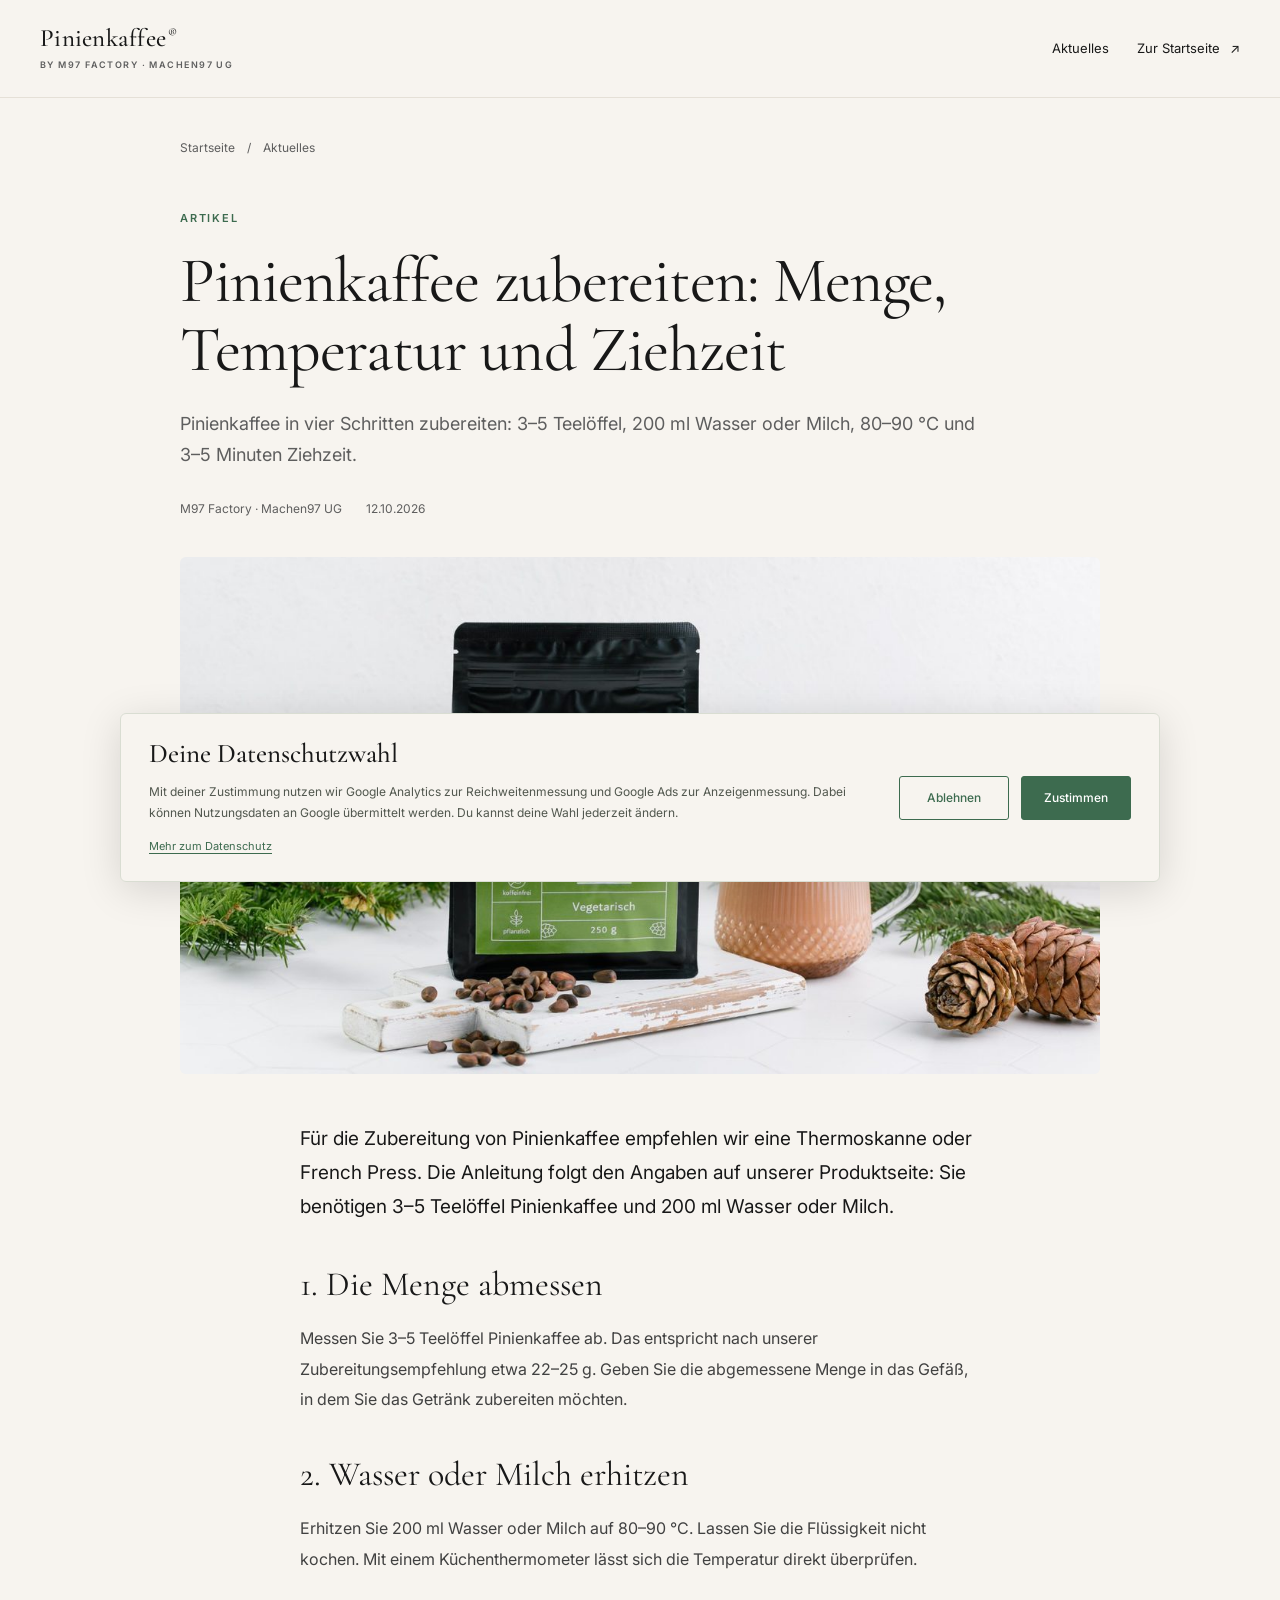
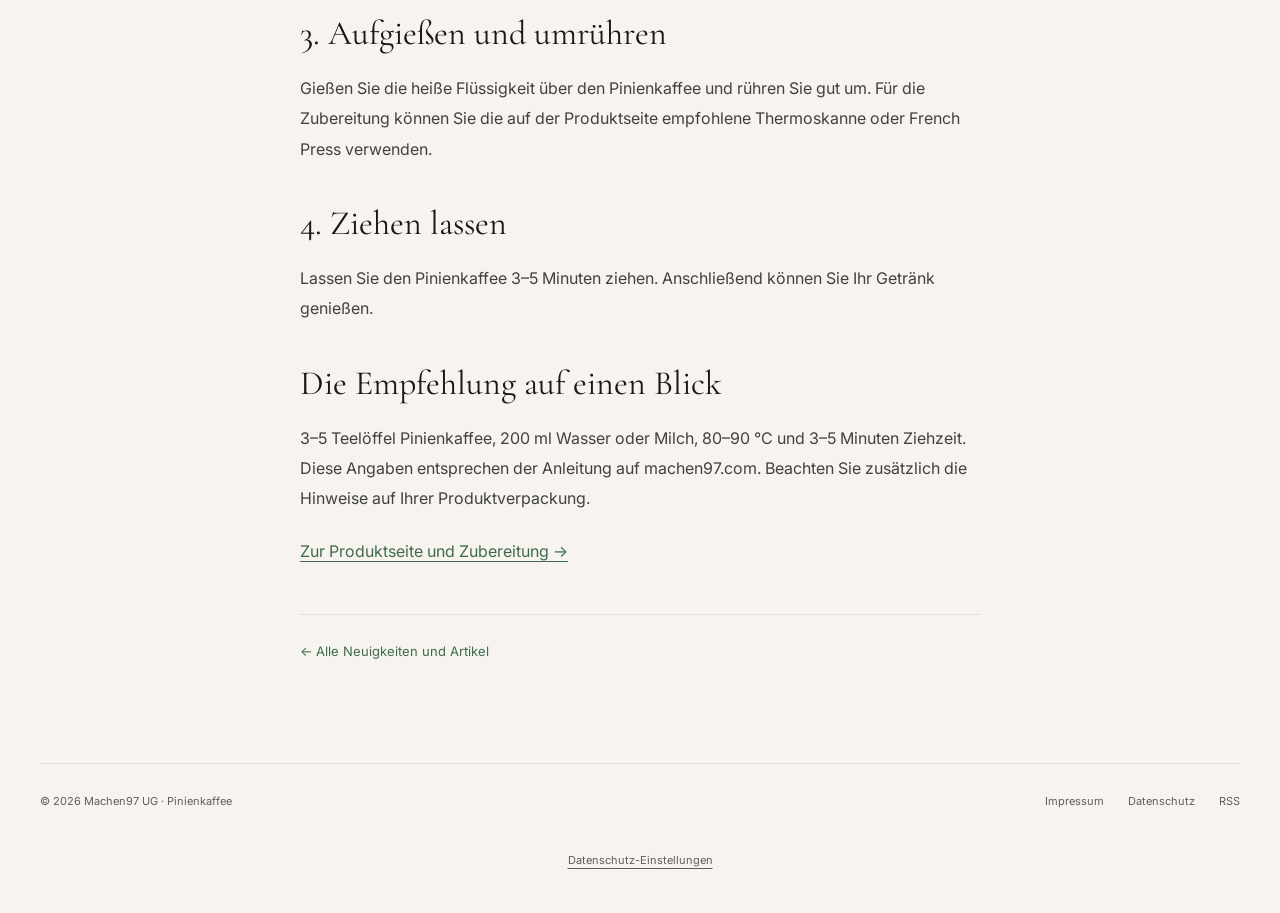
<file: aktuelles/pinienkaffee-zubereiten/index.html>
<!DOCTYPE html>
<!-- Generated by scripts/build-news.py; edit content/articles/*.json. -->
<html lang="de">
<head>
  <meta charset="UTF-8" />
  <meta name="viewport" content="width=device-width, initial-scale=1.0" />
  <title>Pinienkaffee zubereiten: Menge, Temperatur und Ziehzeit – Pinienkaffee</title>
  <meta name="description" content="Pinienkaffee in vier Schritten zubereiten: 3–5 Teelöffel, 200 ml Wasser oder Milch, 80–90 °C und 3–5 Minuten Ziehzeit." />
  <meta name="robots" content="index, follow, max-image-preview:large" />
  <meta name="theme-color" content="#3D6B4F" />
  <link rel="canonical" href="https://machen97.com/aktuelles/pinienkaffee-zubereiten/" />
  <meta property="og:type" content="article" />
  <meta property="og:title" content="Pinienkaffee zubereiten: Menge, Temperatur und Ziehzeit" />
  <meta property="og:description" content="Pinienkaffee in vier Schritten zubereiten: 3–5 Teelöffel, 200 ml Wasser oder Milch, 80–90 °C und 3–5 Minuten Ziehzeit." />
  <meta property="og:url" content="https://machen97.com/aktuelles/pinienkaffee-zubereiten/" />
  <meta property="og:image" content="https://machen97.com/images/photo_08.jpg" />
  <meta property="og:locale" content="de_DE" />
  <meta property="og:site_name" content="Pinienkaffee · M97 Factory" />
  <meta name="twitter:card" content="summary_large_image" />
  <meta name="twitter:title" content="Pinienkaffee zubereiten: Menge, Temperatur und Ziehzeit" />
  <meta name="twitter:description" content="Pinienkaffee in vier Schritten zubereiten: 3–5 Teelöffel, 200 ml Wasser oder Milch, 80–90 °C und 3–5 Minuten Ziehzeit." />
  <meta name="twitter:image" content="https://machen97.com/images/photo_08.jpg" />
  <link rel="icon" href="/favicon.ico" />
  <link rel="apple-touch-icon" href="/apple-touch-icon.png" />
  <link rel="alternate" type="application/rss+xml" title="Pinienkaffee – Aktuelles" href="/aktuelles/feed.xml" />
  <link rel="preconnect" href="https://fonts.googleapis.com" />
  <link rel="preconnect" href="https://fonts.gstatic.com" crossorigin />
  <link href="https://fonts.googleapis.com/css2?family=Cormorant+Garamond:ital,wght@0,400;0,500;0,600&family=Inter:wght@400;500;600&display=swap" rel="stylesheet" />
  <link rel="stylesheet" href="/aktuelles/style.css" />
  <script type="application/ld+json">{"@context": "https://schema.org", "@graph": [{"@type": "BlogPosting", "@id": "https://machen97.com/aktuelles/pinienkaffee-zubereiten/#article", "url": "https://machen97.com/aktuelles/pinienkaffee-zubereiten/", "headline": "Pinienkaffee zubereiten: Menge, Temperatur und Ziehzeit", "description": "Pinienkaffee in vier Schritten zubereiten: 3–5 Teelöffel, 200 ml Wasser oder Milch, 80–90 °C und 3–5 Minuten Ziehzeit.", "datePublished": "2026-10-12T18:03:42+03:00", "dateModified": "2026-10-12T18:03:42+03:00", "author": {"@type": "Organization", "@id": "https://machen97.com/#organization", "name": "M97 Factory", "url": "https://machen97.com/#ueber-uns"}, "publisher": {"@type": "Organization", "@id": "https://machen97.com/#organization", "name": "M97 Factory", "url": "https://machen97.com/#ueber-uns"}, "image": ["https://machen97.com/images/photo_08.jpg"], "inLanguage": "de-DE", "mainEntityOfPage": {"@type": "WebPage", "@id": "https://machen97.com/aktuelles/pinienkaffee-zubereiten/"}, "articleSection": "Artikel"}, {"@type": "BreadcrumbList", "itemListElement": [{"@type": "ListItem", "position": 1, "name": "Startseite", "item": "https://machen97.com/"}, {"@type": "ListItem", "position": 2, "name": "Aktuelles", "item": "https://machen97.com/aktuelles/"}, {"@type": "ListItem", "position": 3, "name": "Pinienkaffee zubereiten: Menge, Temperatur und Ziehzeit", "item": "https://machen97.com/aktuelles/pinienkaffee-zubereiten/"}]}]}</script>
<!-- M97 Google Ads: consent-gated shared tag -->
<link rel="stylesheet" href="/assets/google-ads.css">
<script src="/assets/google-ads.js" defer></script>
<!-- /M97 Google Ads -->
</head>
<body>
  <a class="skip-link" href="#content">Zum Inhalt</a>
  <header class="site-header">
    <div class="header-inner">
      <a class="brand" href="/" aria-label="Pinienkaffee – Startseite">
        <span class="brand-name">Pinienkaffee<sup>®</sup></span>
        <span class="brand-sub">by M97 Factory · Machen97 UG</span>
      </a>
      <nav aria-label="Hauptnavigation">
        <a href="/aktuelles/">Aktuelles</a>
        <a href="/" class="home-link">Zur Startseite <span aria-hidden="true">↗</span></a>
      </nav>
    </div>
  </header>
  <main id="content"><article class="article-wrap">
    <nav class="breadcrumbs" aria-label="Brotkrümelnavigation"><a href="/">Startseite</a><span aria-hidden="true">/</span><a href="/aktuelles/">Aktuelles</a></nav>
    <header class="article-heading">
      <span class="eyebrow">Artikel</span>
      <h1>Pinienkaffee zubereiten: Menge, Temperatur und Ziehzeit</h1>
      <p class="article-summary">Pinienkaffee in vier Schritten zubereiten: 3–5 Teelöffel, 200 ml Wasser oder Milch, 80–90 °C und 3–5 Minuten Ziehzeit.</p>
      <div class="byline"><span>M97 Factory · Machen97 UG</span><time datetime="2026-10-12T18:03:42+03:00">12.10.2026</time></div>
    </header>
    <figure class="article-image"><img src="/images/photo_08.jpg" alt="Pinienkaffee Classic von M97 Factory" width="1200" height="800" fetchpriority="high" /></figure>
    <div class="article-body"><p>Für die Zubereitung von Pinienkaffee empfehlen wir eine Thermoskanne oder French Press. Die Anleitung folgt den Angaben auf unserer Produktseite: Sie benötigen 3–5 Teelöffel Pinienkaffee und 200 ml Wasser oder Milch.</p><section><h2>1. Die Menge abmessen</h2><p>Messen Sie 3–5 Teelöffel Pinienkaffee ab. Das entspricht nach unserer Zubereitungsempfehlung etwa 22–25 g. Geben Sie die abgemessene Menge in das Gefäß, in dem Sie das Getränk zubereiten möchten.</p></section><section><h2>2. Wasser oder Milch erhitzen</h2><p>Erhitzen Sie 200 ml Wasser oder Milch auf 80–90 °C. Lassen Sie die Flüssigkeit nicht kochen. Mit einem Küchenthermometer lässt sich die Temperatur direkt überprüfen.</p></section><section><h2>3. Aufgießen und umrühren</h2><p>Gießen Sie die heiße Flüssigkeit über den Pinienkaffee und rühren Sie gut um. Für die Zubereitung können Sie die auf der Produktseite empfohlene Thermoskanne oder French Press verwenden.</p></section><section><h2>4. Ziehen lassen</h2><p>Lassen Sie den Pinienkaffee 3–5 Minuten ziehen. Anschließend können Sie Ihr Getränk genießen.</p></section><section><h2>Die Empfehlung auf einen Blick</h2><p>3–5 Teelöffel Pinienkaffee, 200 ml Wasser oder Milch, 80–90 °C und 3–5 Minuten Ziehzeit. Diese Angaben entsprechen der Anleitung auf machen97.com. Beachten Sie zusätzlich die Hinweise auf Ihrer Produktverpackung.</p><p><a href="/#zubereitung">Zur Produktseite und Zubereitung <span aria-hidden="true">→</span></a></p></section></div>
    <div class="article-end"><a href="/aktuelles/">← Alle Neuigkeiten und Artikel</a></div>
  </article></main>
  <footer class="site-footer">
    <span>© 2026 Machen97 UG · Pinienkaffee</span>
    <nav aria-label="Weitere Informationen">
      <a href="/impressum.html">Impressum</a>
      <a href="/datenschutz.html">Datenschutz</a>
      <a href="/aktuelles/feed.xml">RSS</a>
    </nav>
  </footer>
</body>
</html>
</file>
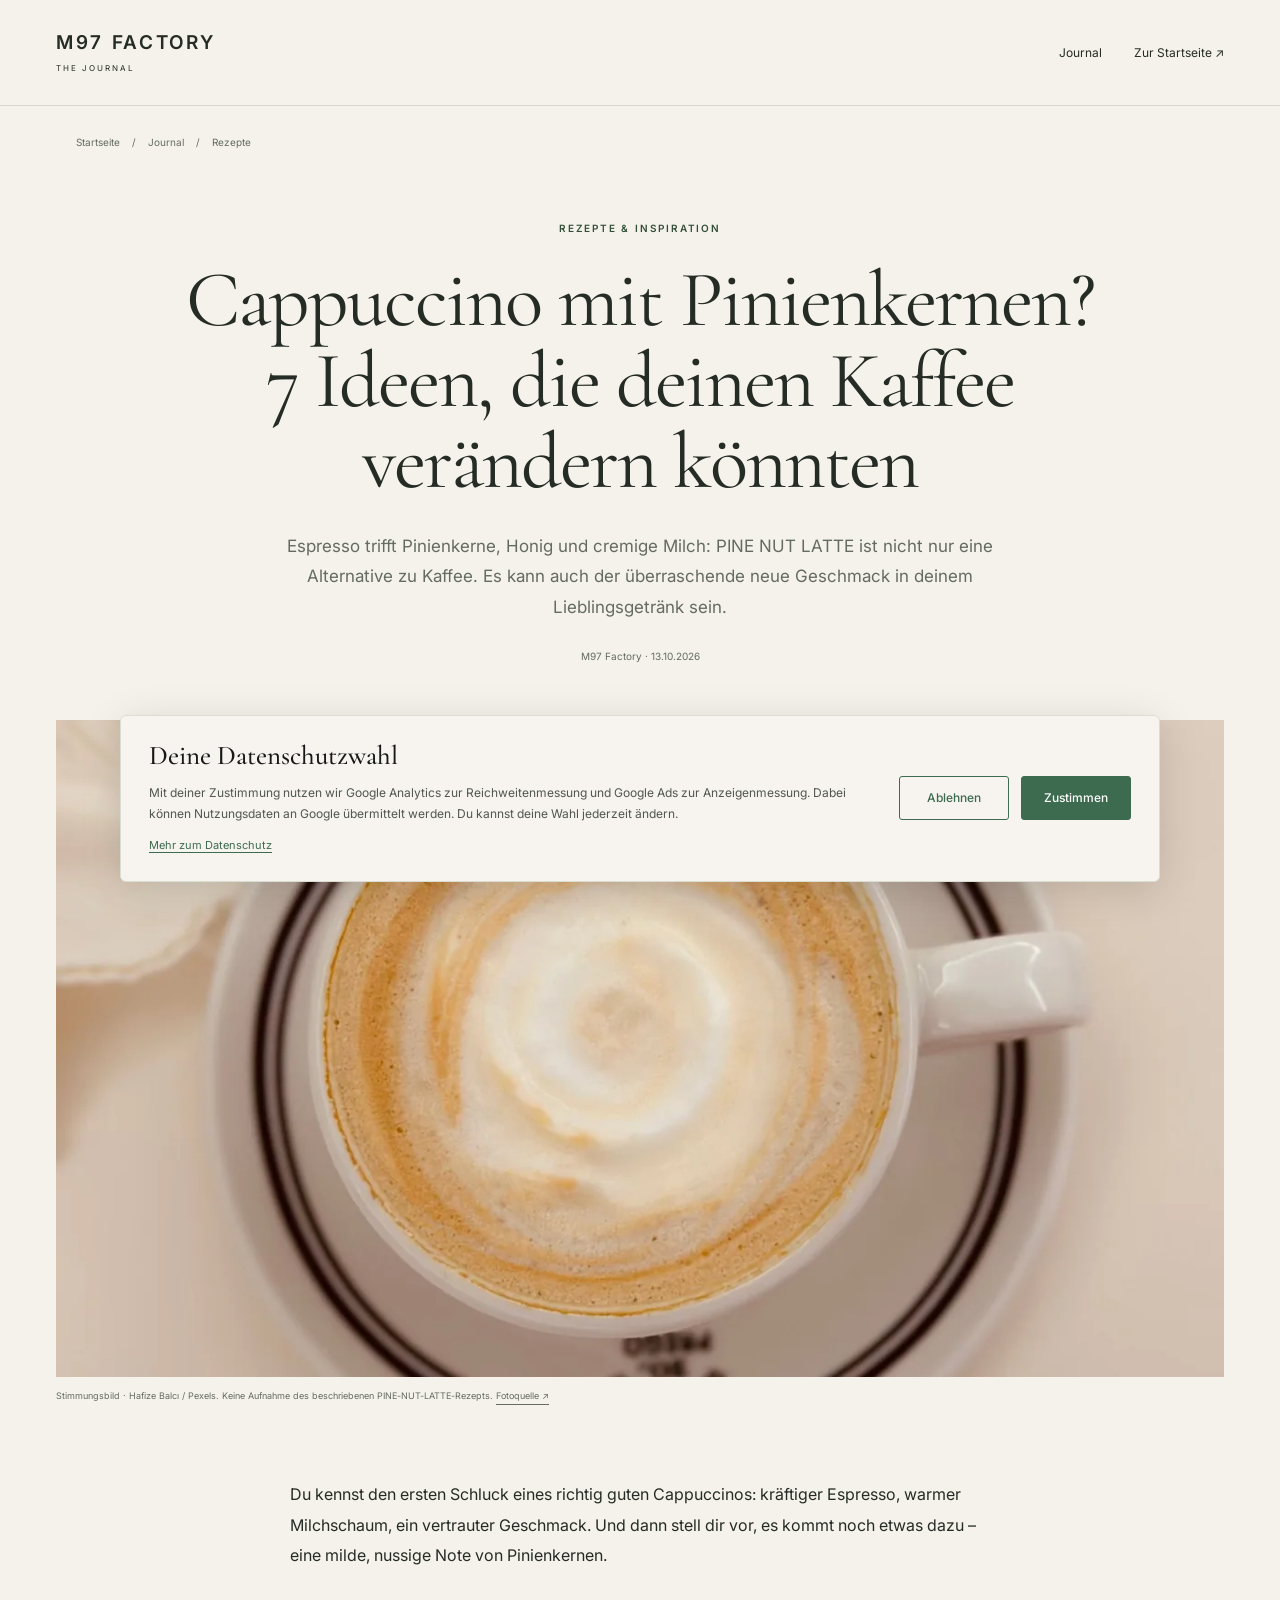
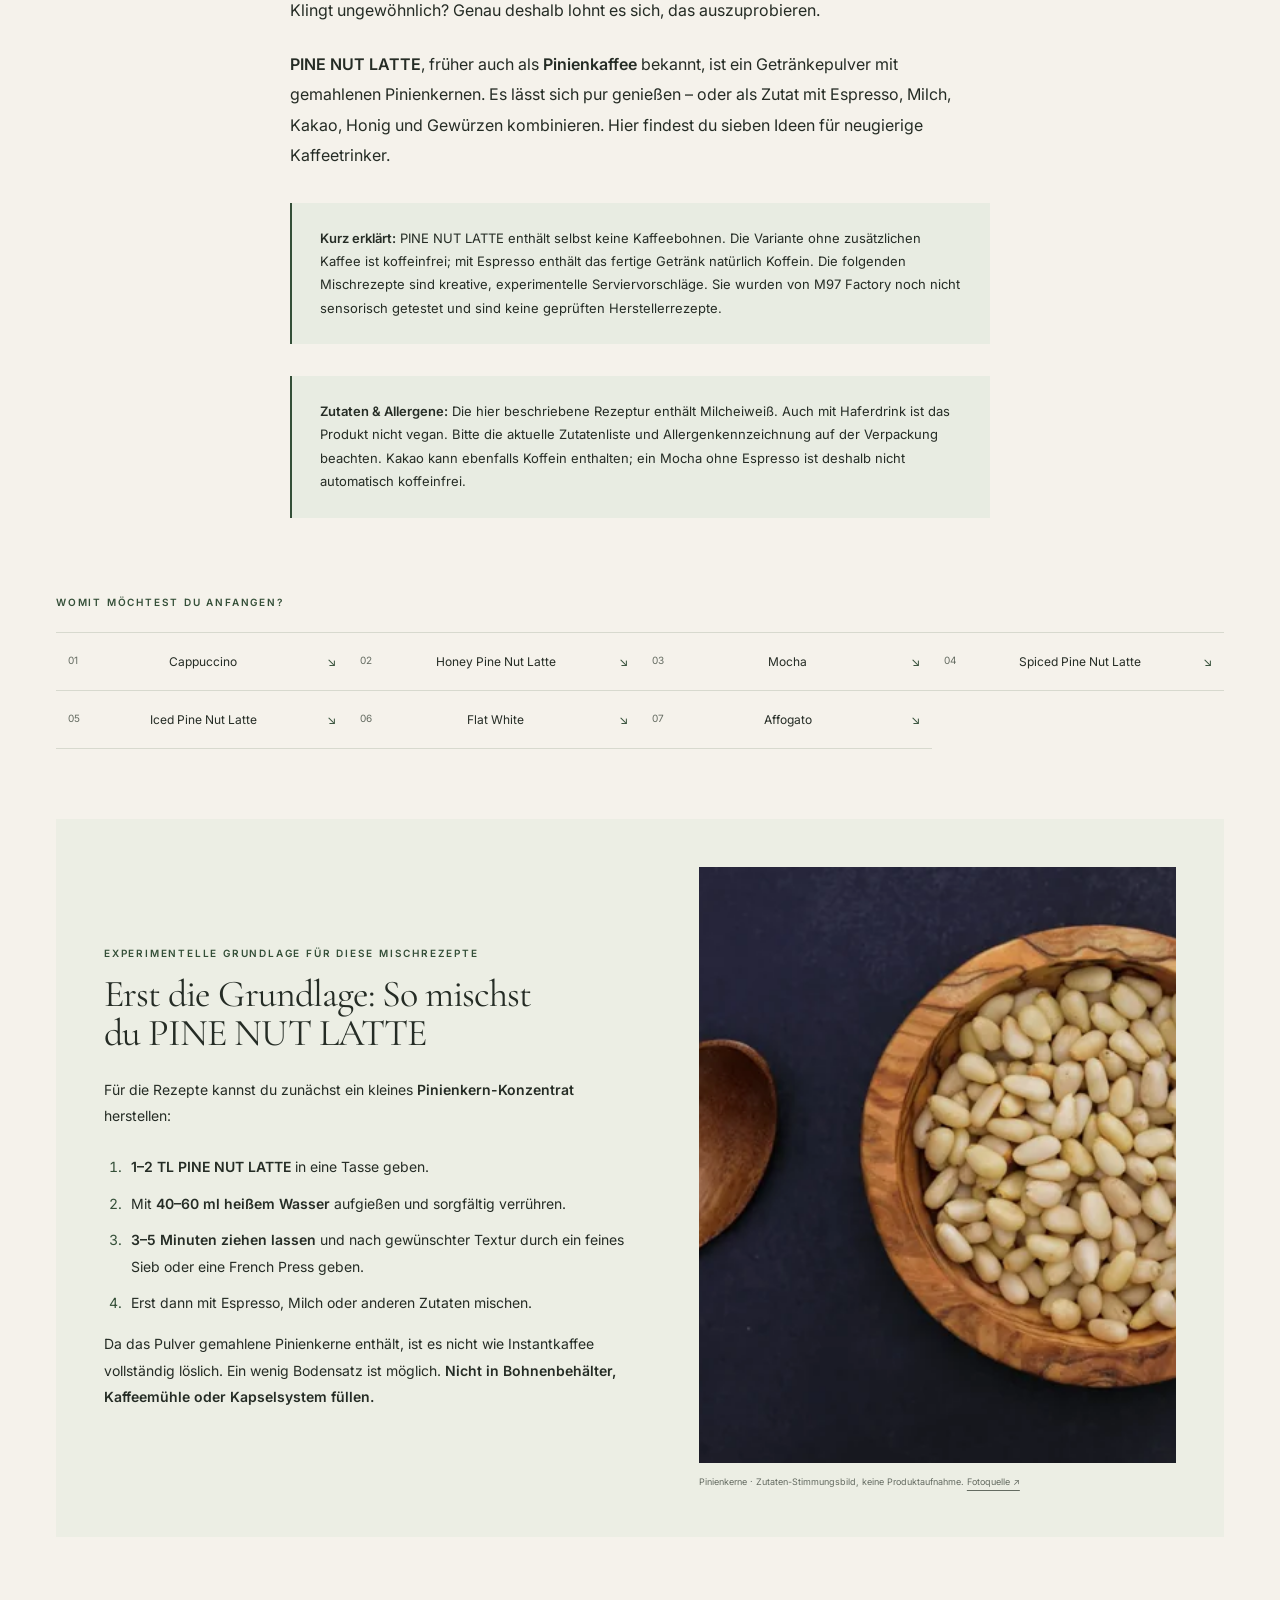
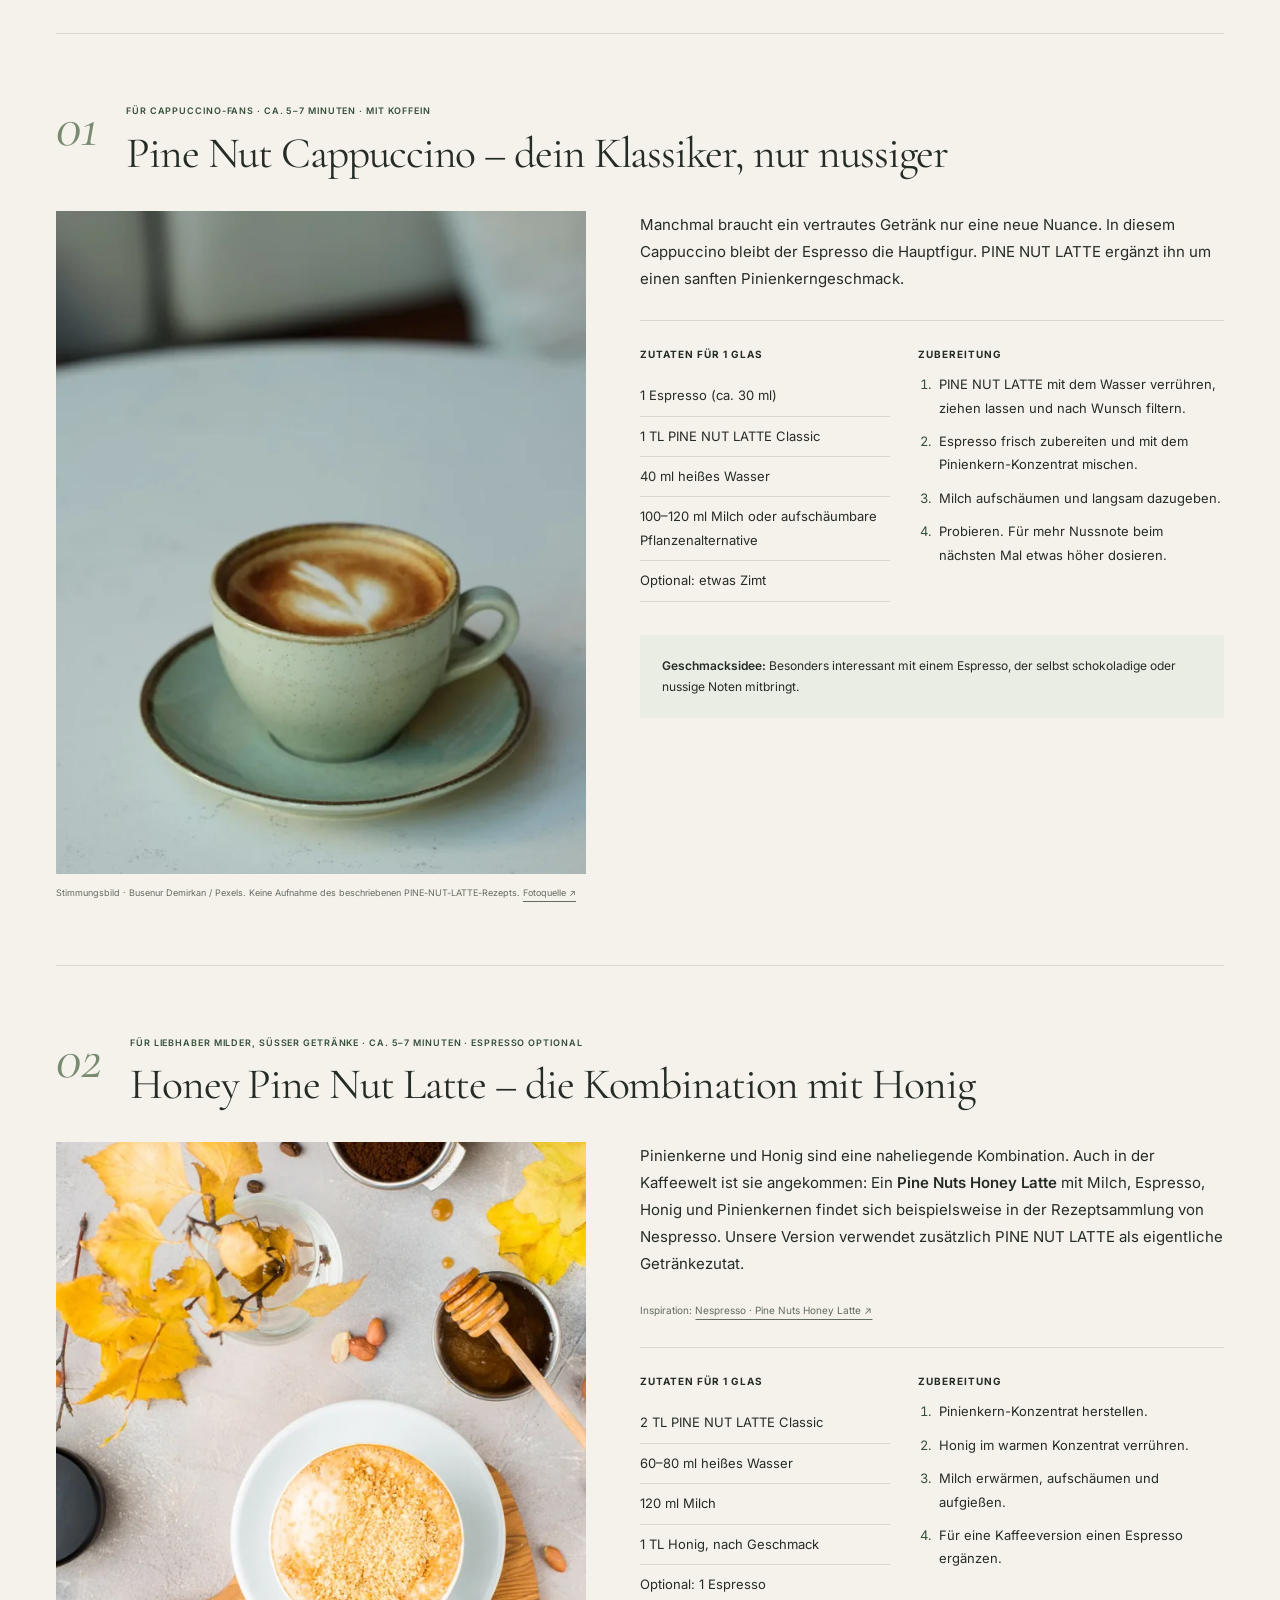
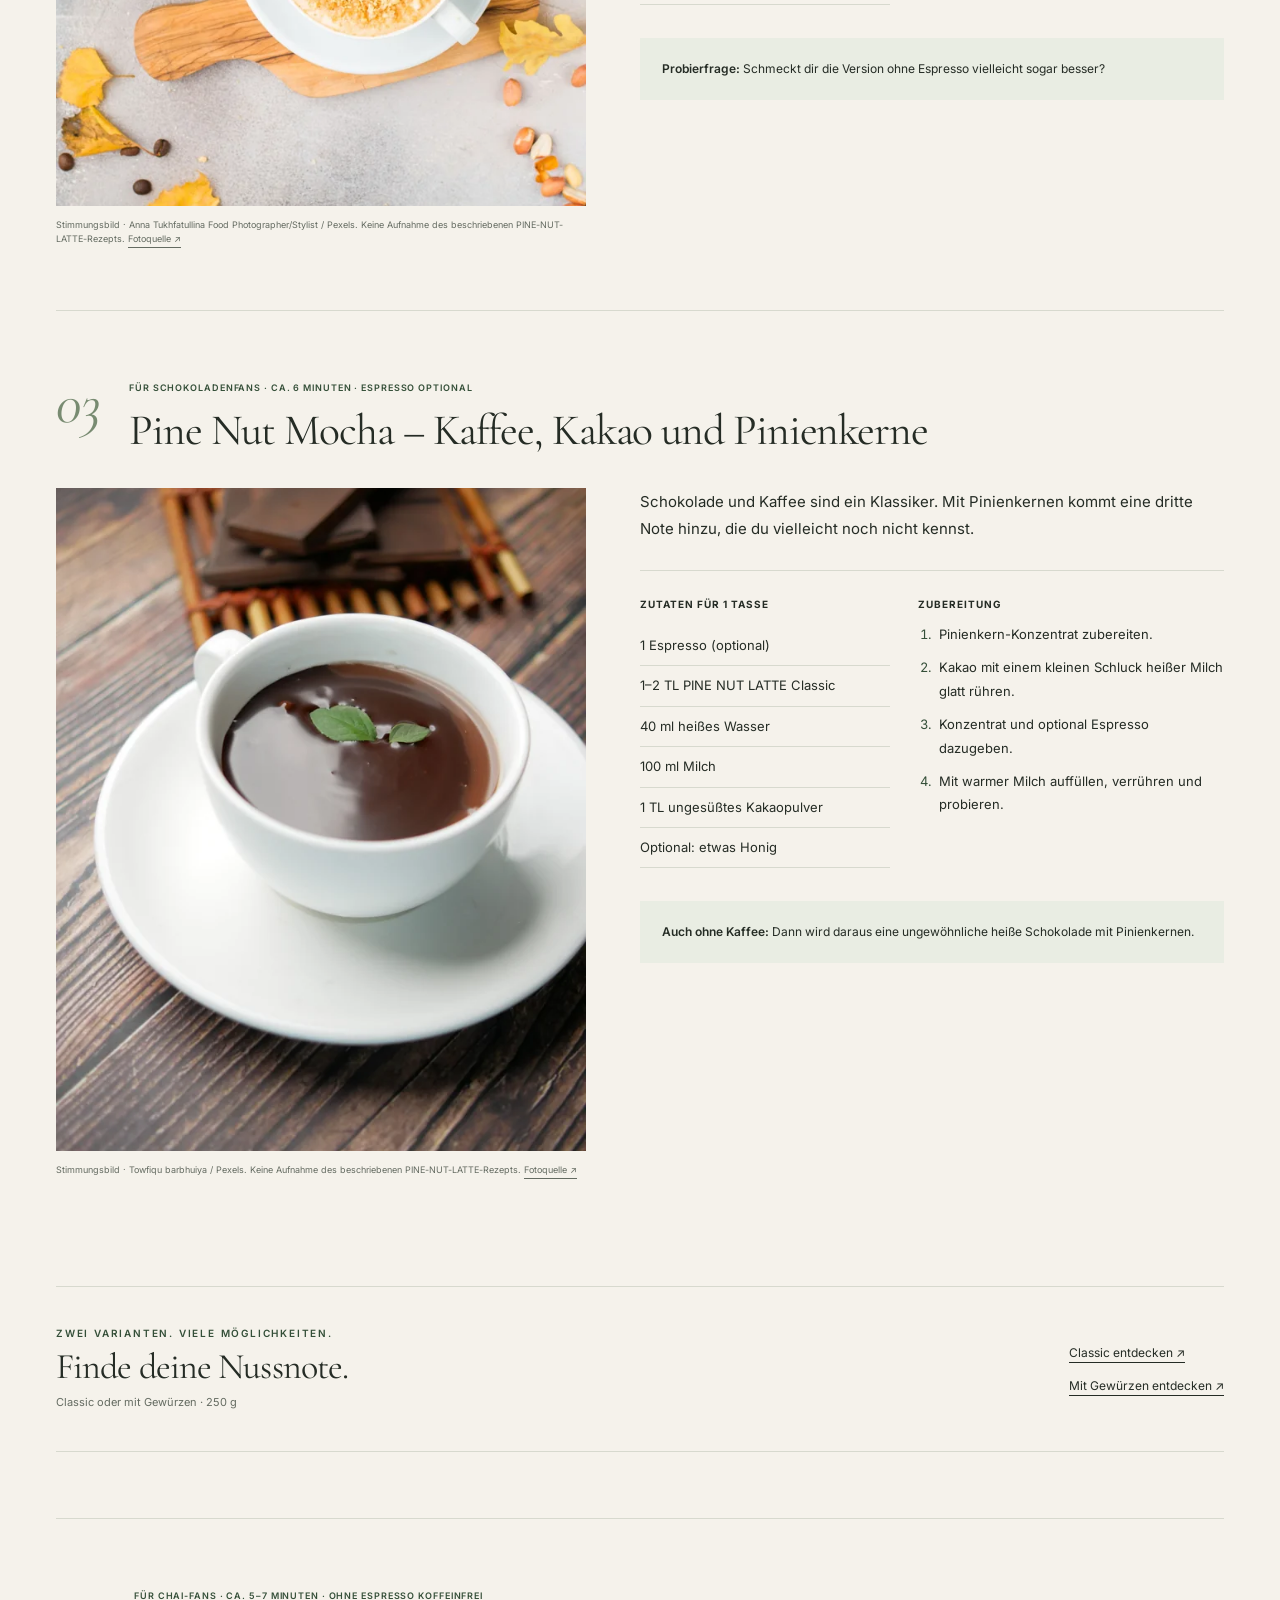
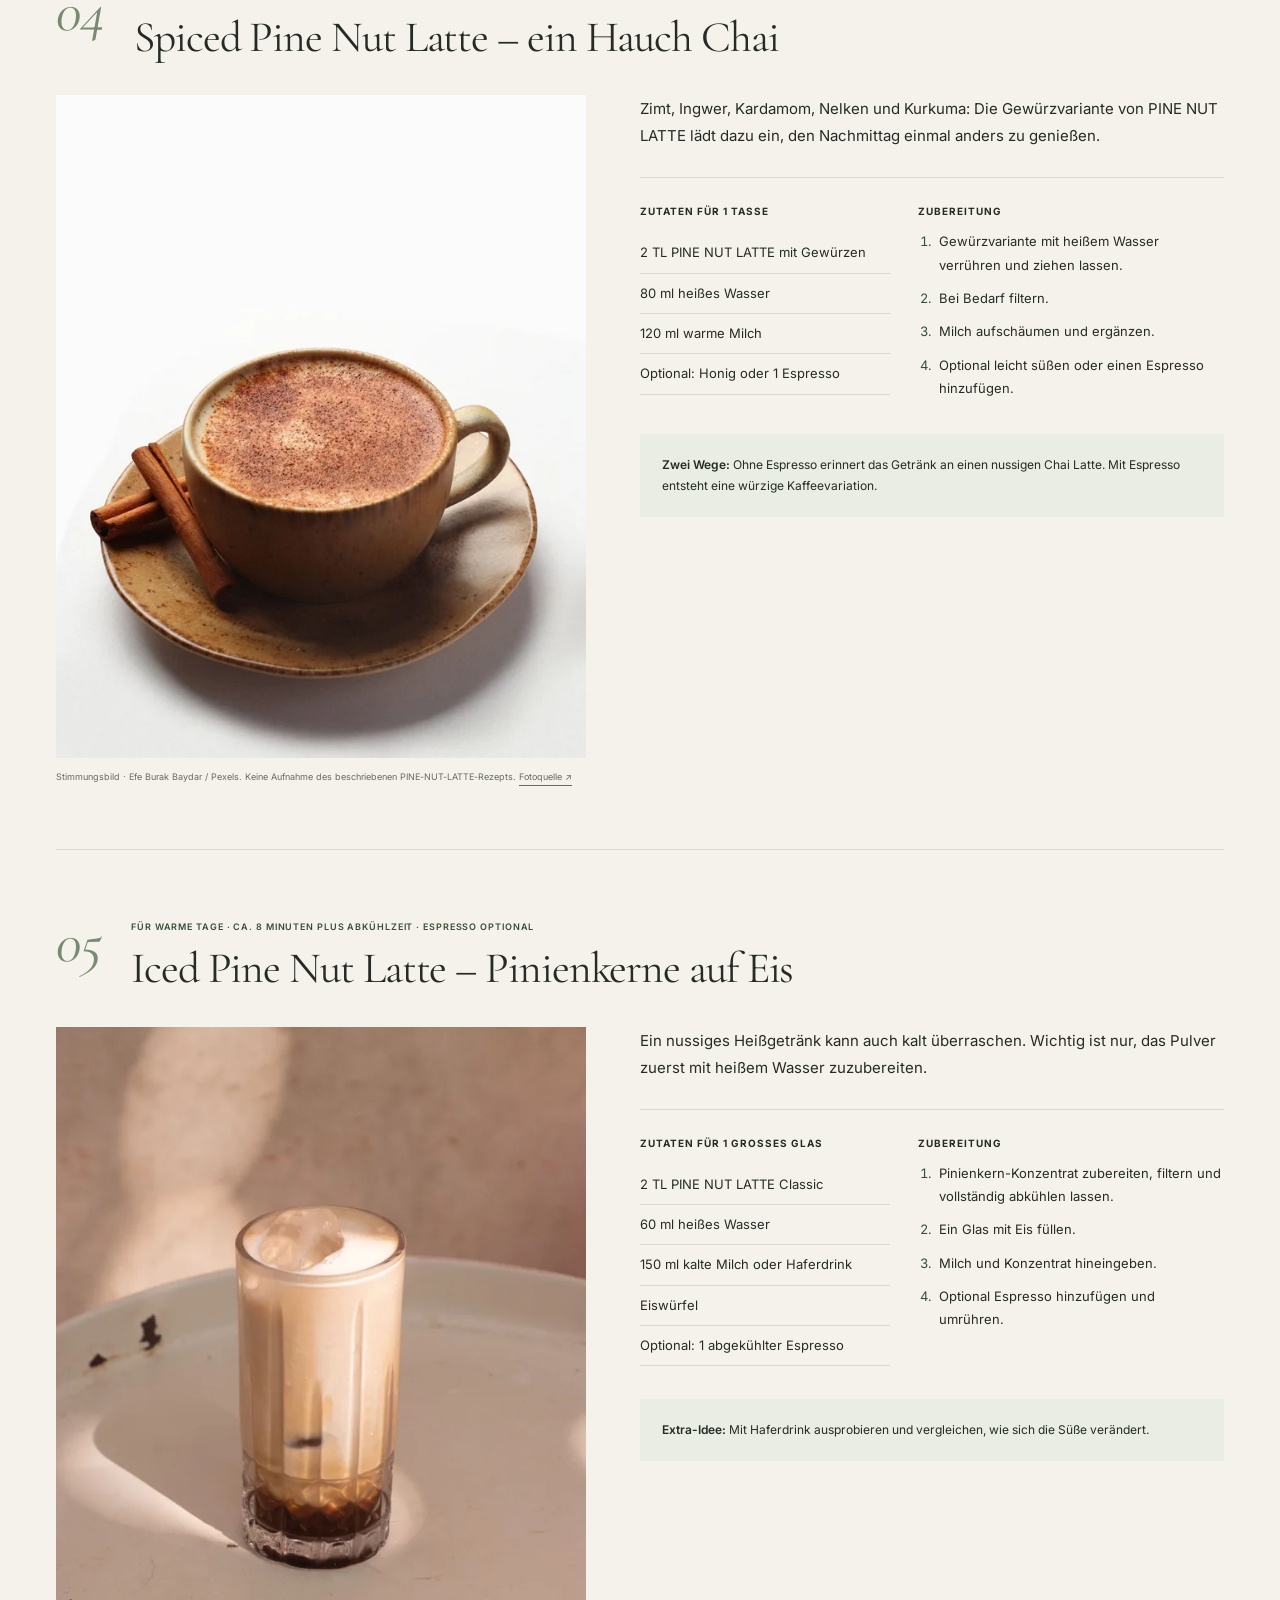
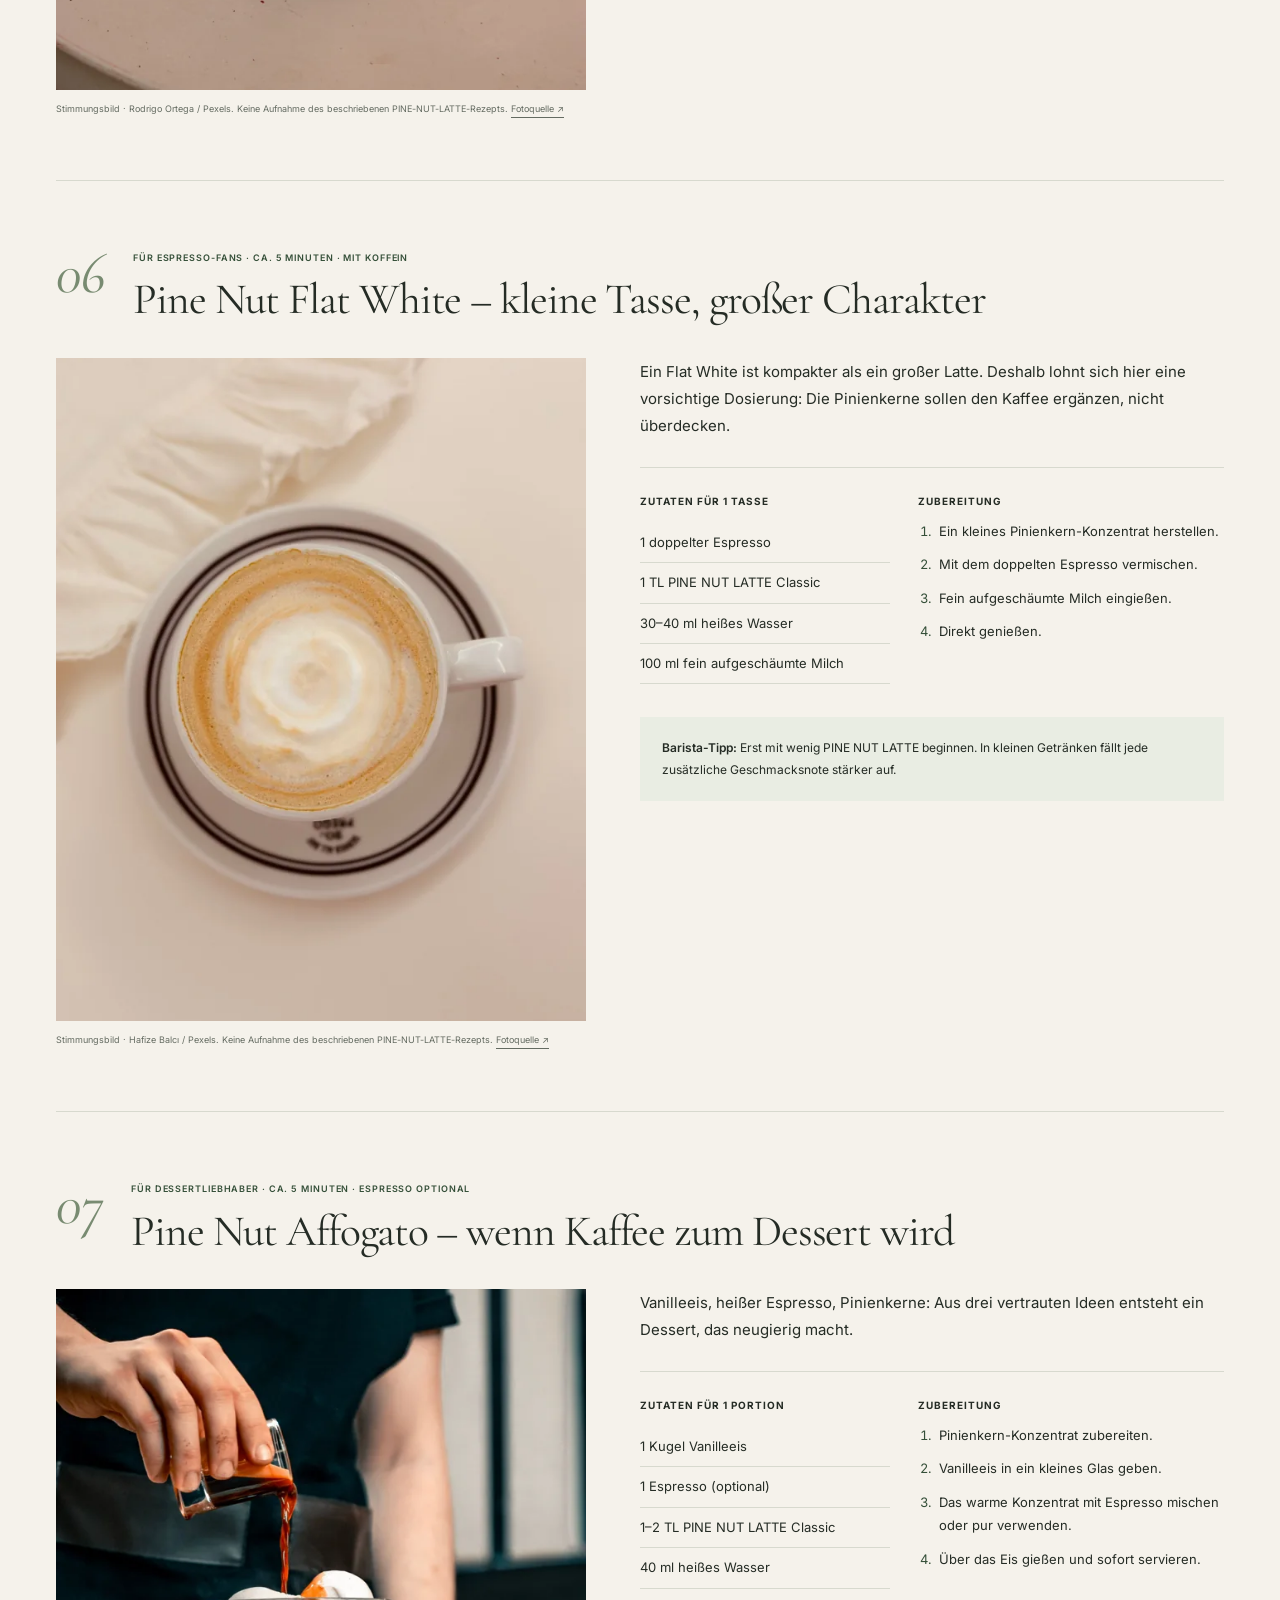
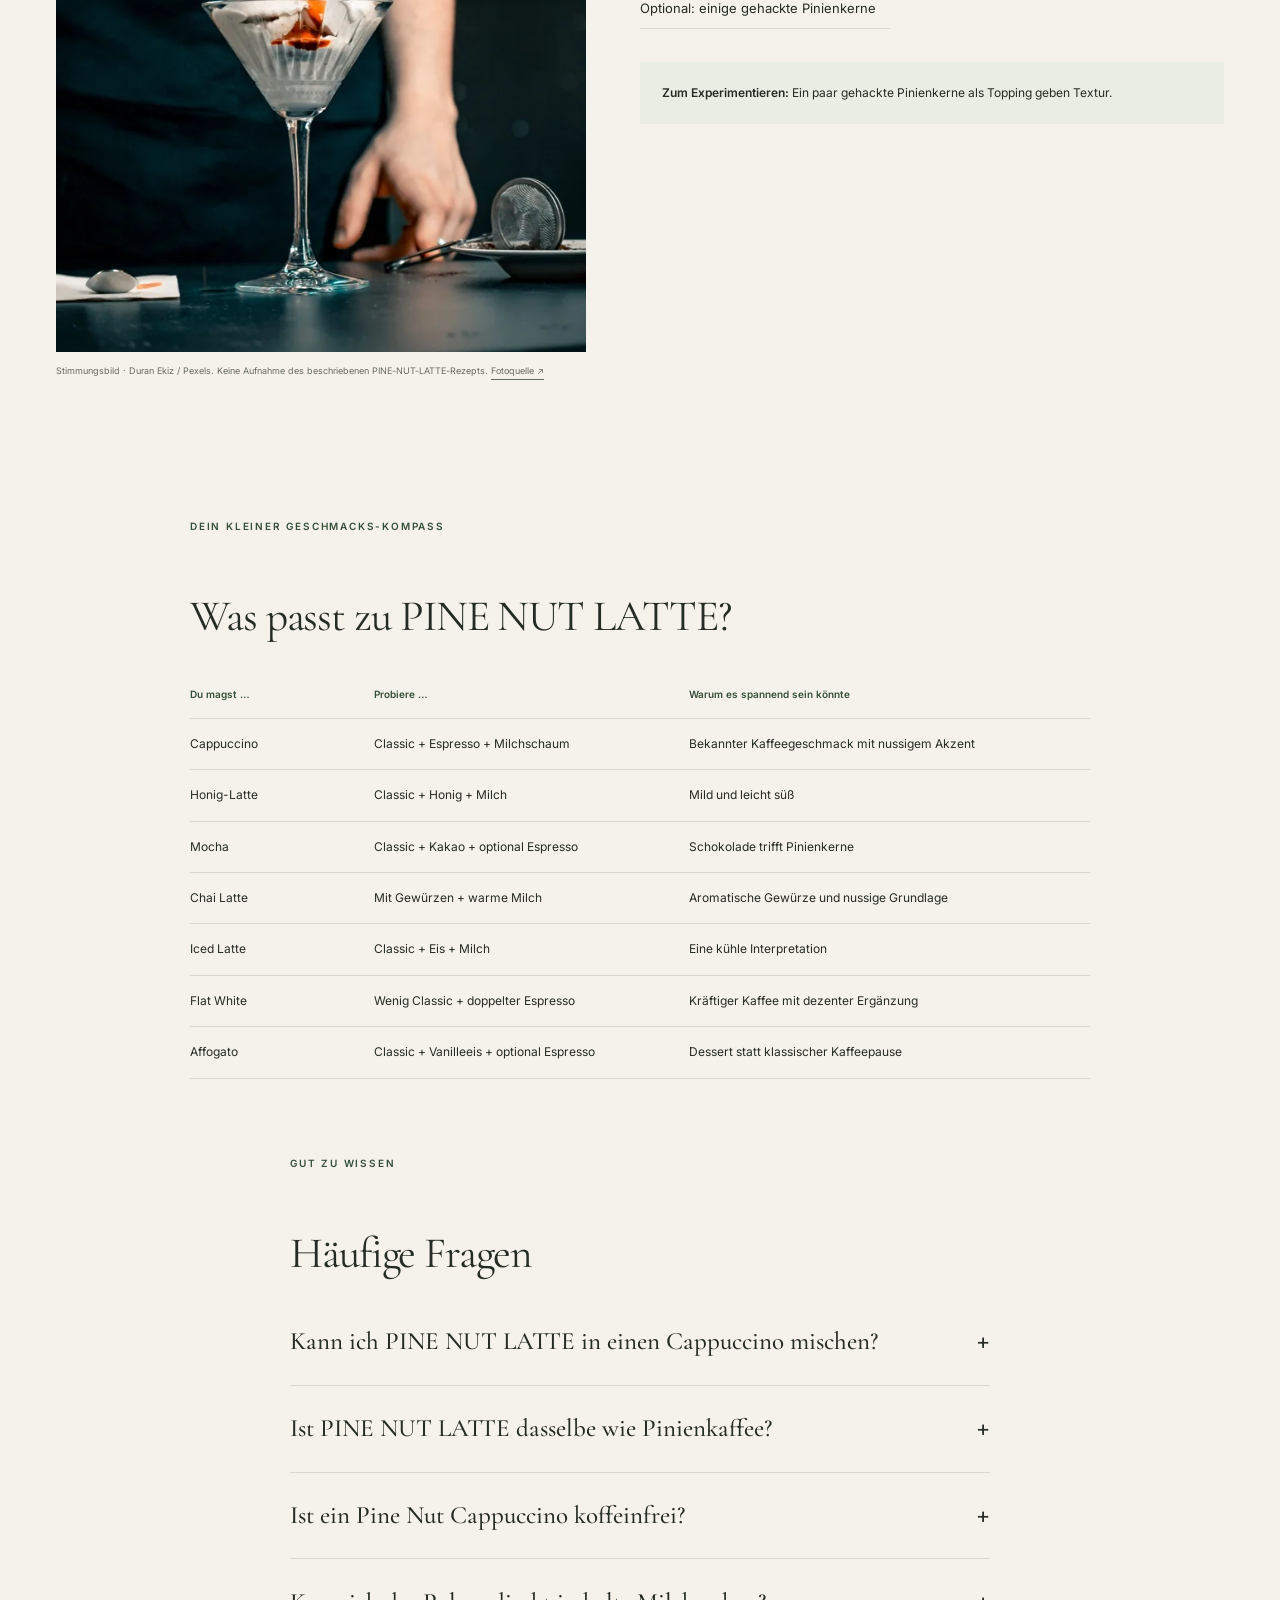
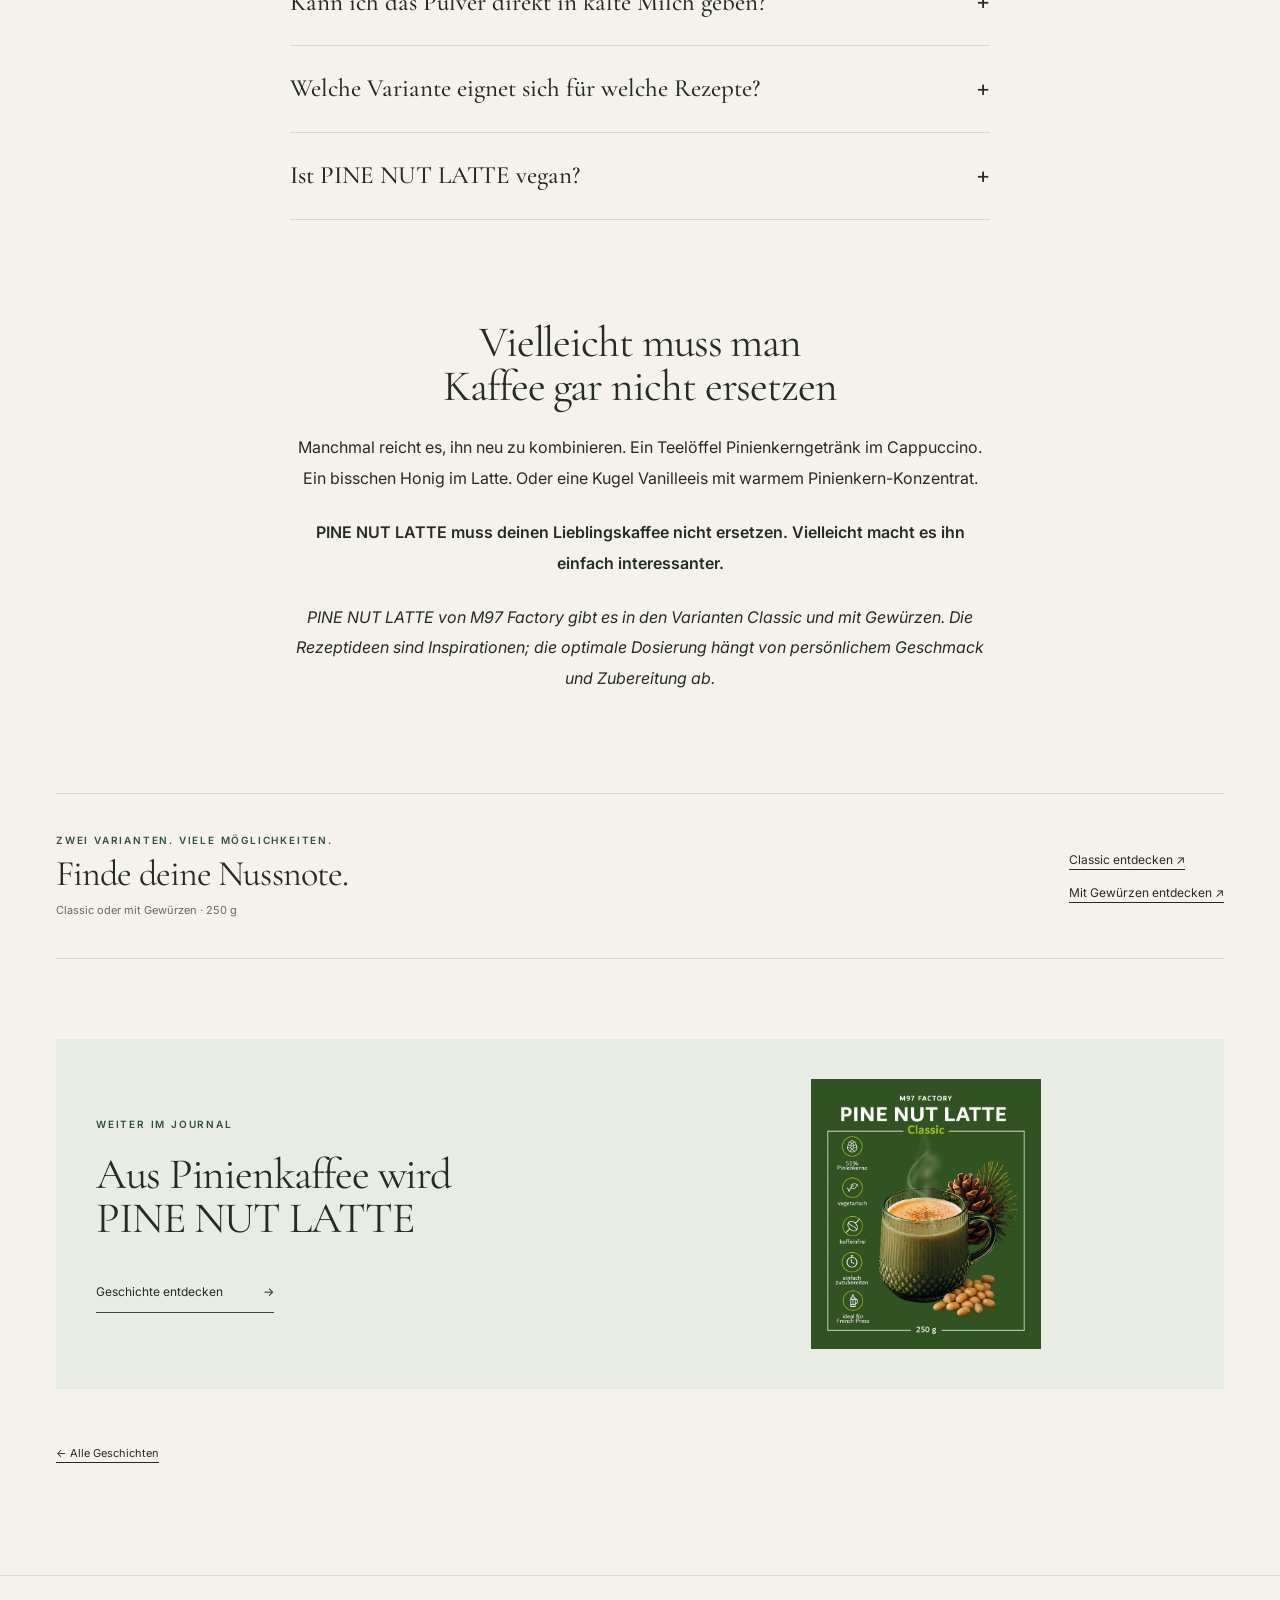
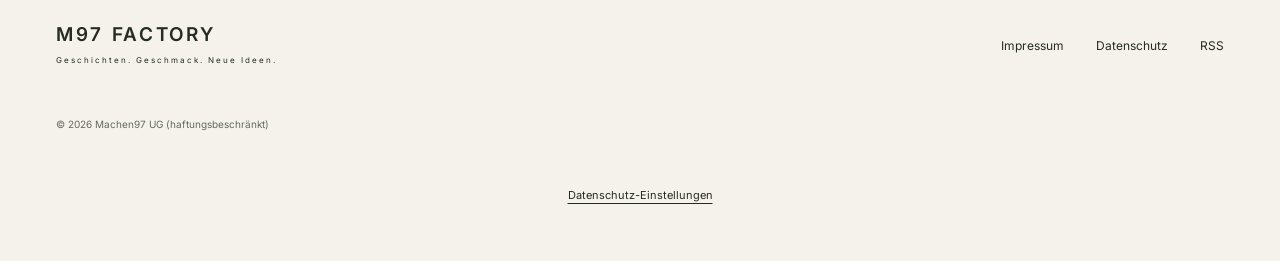
<file: magazin/pine-nut-latte-cappuccino-rezepte/index.html>
<!doctype html>
<!-- Generated editorial from content/editorial/*.md; never edit generated HTML. -->
<html lang="de"><head><meta charset="utf-8"><meta name="viewport" content="width=device-width, initial-scale=1">
<title>Pine Nut Cappuccino &amp; Co.: 7 Ideen mit PINE NUT LATTE | M97 Factory</title><meta name="description" content="Pinienkaffee neu entdecken: sieben kreative Ideen für Cappuccino, Honey Latte, Mocha, Iced Latte und mehr – mit und ohne Espresso."><meta name="robots" content="index, follow, max-image-preview:large">
<link rel="canonical" href="https://machen97.com/magazin/pine-nut-latte-cappuccino-rezepte/"><meta name="theme-color" content="#f5f2eb">
<meta property="og:type" content="article"><meta property="og:title" content="Pine Nut Cappuccino &amp; Co.: 7 Ideen mit PINE NUT LATTE | M97 Factory"><meta property="og:description" content="Pinienkaffee neu entdecken: sieben kreative Ideen für Cappuccino, Honey Latte, Mocha, Iced Latte und mehr – mit und ohne Espresso."><meta property="og:url" content="https://machen97.com/magazin/pine-nut-latte-cappuccino-rezepte/"><meta property="og:image" content="https://machen97.com/images/magazin/pine-nut-latte/hero-pine-nut-cappuccino.webp"><meta property="og:locale" content="de_DE"><meta property="og:site_name" content="M97 Factory">
<meta name="twitter:card" content="summary_large_image"><meta name="twitter:title" content="Pine Nut Cappuccino &amp; Co.: 7 Ideen mit PINE NUT LATTE | M97 Factory"><meta name="twitter:description" content="Pinienkaffee neu entdecken: sieben kreative Ideen für Cappuccino, Honey Latte, Mocha, Iced Latte und mehr – mit und ohne Espresso."><meta name="twitter:image" content="https://machen97.com/images/magazin/pine-nut-latte/hero-pine-nut-cappuccino.webp">
<link rel="icon" href="/favicon.ico"><link rel="alternate" type="application/rss+xml" title="M97 Factory Journal" href="/aktuelles/feed.xml">
<link rel="preconnect" href="https://fonts.googleapis.com"><link rel="preconnect" href="https://fonts.gstatic.com" crossorigin><link href="https://fonts.googleapis.com/css2?family=Cormorant+Garamond:ital,wght@0,400;0,500;0,600;1,400&family=Inter:wght@400;500;600&display=swap" rel="stylesheet">
<link rel="stylesheet" href="/aktuelles/editorial.css"><script src="/aktuelles/editorial.js" defer></script><script type="application/ld+json">{"@context": "https://schema.org", "@graph": [{"@type": "WebPage", "@id": "https://machen97.com/magazin/pine-nut-latte-cappuccino-rezepte/", "url": "https://machen97.com/magazin/pine-nut-latte-cappuccino-rezepte/", "name": "Pine Nut Cappuccino & Co.: 7 Ideen mit PINE NUT LATTE", "inLanguage": "de-DE"}, {"@type": "BreadcrumbList", "itemListElement": [{"@type": "ListItem", "position": 1, "name": "Startseite", "item": "https://machen97.com/"}, {"@type": "ListItem", "position": 2, "name": "Journal", "item": "https://machen97.com/aktuelles/"}, {"@type": "ListItem", "position": 3, "name": "Pine Nut Cappuccino & Co.: 7 Ideen mit PINE NUT LATTE", "item": "https://machen97.com/magazin/pine-nut-latte-cappuccino-rezepte/"}]}, {"@type": "FAQPage", "mainEntity": [{"@type": "Question", "name": "Kann ich PINE NUT LATTE in einen Cappuccino mischen?", "acceptedAnswer": {"@type": "Answer", "text": "Ja, als Geschmackszutat. Bereite das Pinienkerngetränk separat mit heißem Wasser zu und mische eine kleine Menge mit Espresso, bevor du die aufgeschäumte Milch hinzufügst."}}, {"@type": "Question", "name": "Ist PINE NUT LATTE dasselbe wie Pinienkaffee?", "acceptedAnswer": {"@type": "Answer", "text": "PINE NUT LATTE ist der neue Markenname des zuvor als Pinienkaffee bekannten Getränks von M97 Factory. Die Rezepte in diesem Beitrag beziehen sich auf das Getränkepulver von M97 Factory, nicht auf beliebige Produkte mit ähnlichen Namen."}}, {"@type": "Question", "name": "Ist ein Pine Nut Cappuccino koffeinfrei?", "acceptedAnswer": {"@type": "Answer", "text": "Nur ohne Espresso oder anderen koffeinhaltigen Kaffee. PINE NUT LATTE selbst enthält keine Kaffeebohnen; der hinzugefügte Espresso bringt Koffein in die Mischung."}}, {"@type": "Question", "name": "Kann ich das Pulver direkt in kalte Milch geben?", "acceptedAnswer": {"@type": "Answer", "text": "Für eine gleichmäßigere Zubereitung empfehlen wir, es zunächst in heißem Wasser anzurühren und erst anschließend abzukühlen und mit kalter Milch zu kombinieren."}}, {"@type": "Question", "name": "Welche Variante eignet sich für welche Rezepte?", "acceptedAnswer": {"@type": "Answer", "text": "Classic ist ein guter Ausgangspunkt für Cappuccino, Mocha, Iced Latte und Desserts. Die Gewürzvariante eignet sich besonders für warme, aromatische Milchgetränke."}}, {"@type": "Question", "name": "Ist PINE NUT LATTE vegan?", "acceptedAnswer": {"@type": "Answer", "text": "Nein, die hier beschriebene Rezeptur enthält Milcheiweiß. Auch mit Haferdrink zubereitet wird das Produkt dadurch nicht vegan. Bitte die aktuelle Zutatenliste und Allergenkennzeichnung auf der Verpackung beachten."}}]}, {"@type": "BlogPosting", "headline": "Cappuccino mit Pinienkernen? 7 Ideen, die deinen Kaffee verändern könnten", "description": "Pinienkaffee neu entdecken: sieben kreative Ideen für Cappuccino, Honey Latte, Mocha, Iced Latte und mehr – mit und ohne Espresso.", "image": ["https://machen97.com/images/magazin/pine-nut-latte/hero-pine-nut-cappuccino.webp"], "mainEntityOfPage": {"@id": "https://machen97.com/magazin/pine-nut-latte-cappuccino-rezepte/"}, "inLanguage": "de-DE", "publisher": {"@type": "Organization", "name": "M97 Factory", "url": "https://machen97.com/#ueber-uns"}, "datePublished": "2026-10-13T03:21:22+03:00", "dateModified": "2026-10-13T03:21:22+03:00", "author": {"@type": "Organization", "name": "M97 Factory"}}]}</script><!-- M97 Google Ads: consent-gated shared tag -->
<link rel="stylesheet" href="/assets/google-ads.css">
<script src="/assets/google-ads.js" defer></script>
<!-- /M97 Google Ads -->
</head><body>
<a class="skip" href="#content">Zum Inhalt</a>
<header class="journal-header"><a class="wordmark" href="/aktuelles/">M97 FACTORY<span>THE JOURNAL</span></a><nav aria-label="Hauptnavigation"><a href="/aktuelles/">Journal</a><a href="/">Zur Startseite <span aria-hidden="true">↗</span></a></nav></header>
<main id="content"><nav class="breadcrumbs" aria-label="Brotkrümelnavigation"><a href="/">Startseite</a><span>/</span><a href="/aktuelles/">Journal</a><span>/</span><span>Rezepte</span></nav><article class="editorial recipes"><header class="story-heading"><span class="eyebrow">Rezepte &amp; Inspiration</span><h1>Cappuccino mit Pinienkernen? 7 Ideen, die deinen Kaffee verändern könnten</h1><div class="standfirst"><p><strong>Espresso trifft Pinienkerne, Honig und cremige Milch: PINE NUT LATTE ist nicht nur eine Alternative zu Kaffee. Es kann auch der überraschende neue Geschmack in deinem Lieblingsgetränk sein.</strong></p></div><p class="byline">M97 Factory · <time datetime="2026-10-13T03:21:22+03:00">13.10.2026</time></p></header><figure class="photo hero-photo"><img src="/images/magazin/pine-nut-latte/hero-pine-nut-cappuccino.webp" srcset="/images/magazin/pine-nut-latte/hero-pine-nut-cappuccino-640.webp 640w, /images/magazin/pine-nut-latte/hero-pine-nut-cappuccino-1280.webp 1280w, /images/magazin/pine-nut-latte/hero-pine-nut-cappuccino.webp 1920w" sizes="100vw" alt="Milchkaffee mit Schaum in einer weißen Tasse, von oben – Stimmungsbild, kein nachgewiesenes PINE-NUT-LATTE-Rezept" width="2000" height="2667" fetchpriority=high decoding="async"><figcaption>Stimmungsbild · Hafize Balcı / Pexels. Keine Aufnahme des beschriebenen PINE-NUT-LATTE-Rezepts. <a href="https://www.pexels.com/photo/elegant-overhead-latte-in-white-ceramic-cup-30777667/" target="_blank" rel="noopener noreferrer">Fotoquelle ↗</a></figcaption></figure><div class="prose intro-copy"><p>Du kennst den ersten Schluck eines richtig guten Cappuccinos: kräftiger Espresso, warmer Milchschaum, ein vertrauter Geschmack. Und dann stell dir vor, es kommt noch etwas dazu – eine milde, nussige Note von Pinienkernen.</p><p>Klingt ungewöhnlich? Genau deshalb lohnt es sich, das auszuprobieren.</p><p><strong>PINE NUT LATTE</strong>, früher auch als <strong>Pinienkaffee</strong> bekannt, ist ein Getränkepulver mit gemahlenen Pinienkernen. Es lässt sich pur genießen – oder als Zutat mit Espresso, Milch, Kakao, Honig und Gewürzen kombinieren. Hier findest du sieben Ideen für neugierige Kaffeetrinker.</p><aside class="editor-note"><strong>Kurz erklärt:</strong> PINE NUT LATTE enthält selbst keine Kaffeebohnen. Die Variante ohne zusätzlichen Kaffee ist koffeinfrei; mit Espresso enthält das fertige Getränk natürlich Koffein. Die folgenden Mischrezepte sind kreative, experimentelle Serviervorschläge. Sie wurden von M97 Factory noch nicht sensorisch getestet und sind keine geprüften Herstellerrezepte.</aside><aside class="editor-note"><strong>Zutaten &amp; Allergene:</strong> Die hier beschriebene Rezeptur enthält Milcheiweiß. Auch mit Haferdrink ist das Produkt nicht vegan. Bitte die aktuelle Zutatenliste und Allergenkennzeichnung auf der Verpackung beachten. Kakao kann ebenfalls Koffein enthalten; ein Mocha ohne Espresso ist deshalb nicht automatisch koffeinfrei.</aside></div><nav class="recipe-nav" aria-label="Die sieben Rezeptideen"><span class="eyebrow">Womit möchtest du anfangen?</span><div><a href="#rezept-1"><span>01</span>Cappuccino<span aria-hidden="true">↘</span></a><a href="#rezept-2"><span>02</span>Honey Pine Nut Latte<span aria-hidden="true">↘</span></a><a href="#rezept-3"><span>03</span>Mocha<span aria-hidden="true">↘</span></a><a href="#rezept-4"><span>04</span>Spiced Pine Nut Latte<span aria-hidden="true">↘</span></a><a href="#rezept-5"><span>05</span>Iced Pine Nut Latte<span aria-hidden="true">↘</span></a><a href="#rezept-6"><span>06</span>Flat White<span aria-hidden="true">↘</span></a><a href="#rezept-7"><span>07</span>Affogato<span aria-hidden="true">↘</span></a></div></nav><section id="grundrezept" class="foundation"><div class="prose"><span class="eyebrow">Experimentelle Grundlage für diese Mischrezepte</span><h2>Erst die Grundlage: So mischst du PINE NUT LATTE</h2><p>Für die Rezepte kannst du zunächst ein kleines <strong>Pinienkern-Konzentrat</strong> herstellen:</p><ol><li><strong>1–2 TL PINE NUT LATTE</strong> in eine Tasse geben.</li><li>Mit <strong>40–60 ml heißem Wasser</strong> aufgießen und sorgfältig verrühren.</li><li><strong>3–5 Minuten ziehen lassen</strong> und nach gewünschter Textur durch ein feines Sieb oder eine French Press geben.</li><li>Erst dann mit Espresso, Milch oder anderen Zutaten mischen.</li></ol><p>Da das Pulver gemahlene Pinienkerne enthält, ist es nicht wie Instantkaffee vollständig löslich. Ein wenig Bodensatz ist möglich. <strong>Nicht in Bohnenbehälter, Kaffeemühle oder Kapselsystem füllen.</strong></p></div><figure class="photo "><img src="/images/magazin/pine-nut-latte/ingredient-pine-nuts.webp" srcset="/images/magazin/pine-nut-latte/ingredient-pine-nuts-640.webp 640w, /images/magazin/pine-nut-latte/ingredient-pine-nuts-1280.webp 1280w, /images/magazin/pine-nut-latte/ingredient-pine-nuts.webp 1920w" sizes="(max-width: 700px) 100vw, 50vw" alt="Pinienkerne in einer Holzschale mit Holzlöffel – Stimmungsbild, kein nachgewiesenes PINE-NUT-LATTE-Rezept" width="2000" height="1333" loading=lazy decoding="async"><figcaption>Pinienkerne · Zutaten-Stimmungsbild, keine Produktaufnahme. <a href="https://www.pexels.com/photo/food-on-plate-near-spoon-10487770/" target="_blank" rel="noopener noreferrer">Fotoquelle ↗</a></figcaption></figure></section><section class="recipe-section" id="rezept-1"><div class="recipe-title"><span class="recipe-number">01</span><div><span class="eyebrow">Für Cappuccino-Fans · ca. 5–7 Minuten · mit Koffein</span><h2>Pine Nut Cappuccino – dein Klassiker, nur nussiger</h2></div></div><div class="recipe-layout"><figure class="photo "><img src="/images/magazin/pine-nut-latte/recipe-01-cappuccino.webp" srcset="/images/magazin/pine-nut-latte/recipe-01-cappuccino-640.webp 640w, /images/magazin/pine-nut-latte/recipe-01-cappuccino-1280.webp 1280w, /images/magazin/pine-nut-latte/recipe-01-cappuccino.webp 1920w" sizes="(max-width: 700px) 100vw, 50vw" alt="Cappuccino mit Latte Art auf einer Keramikuntertasse – Stimmungsbild, kein nachgewiesenes PINE-NUT-LATTE-Rezept" width="2000" height="3000" loading=lazy decoding="async"><figcaption>Stimmungsbild · Busenur Demirkan / Pexels. Keine Aufnahme des beschriebenen PINE-NUT-LATTE-Rezepts. <a href="https://www.pexels.com/photo/elegant-latte-art-on-ceramic-cup-34030761/" target="_blank" rel="noopener noreferrer">Fotoquelle ↗</a></figcaption></figure><div class="recipe-copy"><p>Manchmal braucht ein vertrautes Getränk nur eine neue Nuance. In diesem Cappuccino bleibt der Espresso die Hauptfigur. PINE NUT LATTE ergänzt ihn um einen sanften Pinienkerngeschmack.</p><div class="recipe-method"><div class="ingredients"><h3>Zutaten für 1 Glas</h3><ul><li>1 Espresso (ca. 30 ml)</li><li>1 TL PINE NUT LATTE Classic</li><li>40 ml heißes Wasser</li><li>100–120 ml Milch oder aufschäumbare Pflanzenalternative</li><li>Optional: etwas Zimt</li></ul></div><div class="steps"><h3>Zubereitung</h3><ol><li>PINE NUT LATTE mit dem Wasser verrühren, ziehen lassen und nach Wunsch filtern.</li><li>Espresso frisch zubereiten und mit dem Pinienkern-Konzentrat mischen.</li><li>Milch aufschäumen und langsam dazugeben.</li><li>Probieren. Für mehr Nussnote beim nächsten Mal etwas höher dosieren.</li></ol></div></div><div class="taste-note"><p><strong>Geschmacksidee:</strong> Besonders interessant mit einem Espresso, der selbst schokoladige oder nussige Noten mitbringt.</p></div></div></div></section><section class="recipe-section" id="rezept-2"><div class="recipe-title"><span class="recipe-number">02</span><div><span class="eyebrow">Für Liebhaber milder, süßer Getränke · ca. 5–7 Minuten · Espresso optional</span><h2>Honey Pine Nut Latte – die Kombination mit Honig</h2></div></div><div class="recipe-layout"><figure class="photo "><img src="/images/magazin/pine-nut-latte/recipe-02-honey-latte.webp" srcset="/images/magazin/pine-nut-latte/recipe-02-honey-latte-640.webp 640w, /images/magazin/pine-nut-latte/recipe-02-honey-latte-1280.webp 1280w, /images/magazin/pine-nut-latte/recipe-02-honey-latte.webp 1920w" sizes="(max-width: 700px) 100vw, 50vw" alt="Kaffee mit Honiglöffel in einem herbstlichen Arrangement – Stimmungsbild, kein nachgewiesenes PINE-NUT-LATTE-Rezept" width="2000" height="2625" loading=lazy decoding="async"><figcaption>Stimmungsbild · Anna Tukhfatullina Food Photographer/Stylist / Pexels. Keine Aufnahme des beschriebenen PINE-NUT-LATTE-Rezepts. <a href="https://www.pexels.com/photo/cup-of-coffee-2633405/" target="_blank" rel="noopener noreferrer">Fotoquelle ↗</a></figcaption></figure><div class="recipe-copy"><p>Pinienkerne und Honig sind eine naheliegende Kombination. Auch in der Kaffeewelt ist sie angekommen: Ein <strong>Pine Nuts Honey Latte</strong> mit Milch, Espresso, Honig und Pinienkernen findet sich beispielsweise in der Rezeptsammlung von Nespresso. Unsere Version verwendet zusätzlich PINE NUT LATTE als eigentliche Getränkezutat.</p><p class="source-link">Inspiration: <a href="https://www.nespresso.com/recipes/int/en/36139PIN-pine-nuts-honey-latte.html" target="_blank" rel="noopener noreferrer">Nespresso · Pine Nuts Honey Latte ↗</a></p><div class="recipe-method"><div class="ingredients"><h3>Zutaten für 1 Glas</h3><ul><li>2 TL PINE NUT LATTE Classic</li><li>60–80 ml heißes Wasser</li><li>120 ml Milch</li><li>1 TL Honig, nach Geschmack</li><li>Optional: 1 Espresso</li></ul></div><div class="steps"><h3>Zubereitung</h3><ol><li>Pinienkern-Konzentrat herstellen.</li><li>Honig im warmen Konzentrat verrühren.</li><li>Milch erwärmen, aufschäumen und aufgießen.</li><li>Für eine Kaffeeversion einen Espresso ergänzen.</li></ol></div></div><div class="taste-note"><p><strong>Probierfrage:</strong> Schmeckt dir die Version ohne Espresso vielleicht sogar besser?</p></div></div></div></section><section class="recipe-section" id="rezept-3"><div class="recipe-title"><span class="recipe-number">03</span><div><span class="eyebrow">Für Schokoladenfans · ca. 6 Minuten · Espresso optional</span><h2>Pine Nut Mocha – Kaffee, Kakao und Pinienkerne</h2></div></div><div class="recipe-layout"><figure class="photo "><img src="/images/magazin/pine-nut-latte/recipe-03-mocha.webp" srcset="/images/magazin/pine-nut-latte/recipe-03-mocha-640.webp 640w, /images/magazin/pine-nut-latte/recipe-03-mocha-1280.webp 1280w, /images/magazin/pine-nut-latte/recipe-03-mocha.webp 1920w" sizes="(max-width: 700px) 100vw, 50vw" alt="Heiße Schokolade in einer weißen Tasse – Stimmungsbild, kein nachgewiesenes PINE-NUT-LATTE-Rezept" width="2000" height="2997" loading=lazy decoding="async"><figcaption>Stimmungsbild · Towfiqu barbhuiya / Pexels. Keine Aufnahme des beschriebenen PINE-NUT-LATTE-Rezepts. <a href="https://www.pexels.com/photo/close-up-photo-of-a-cup-of-hot-cocoa-11894048/" target="_blank" rel="noopener noreferrer">Fotoquelle ↗</a></figcaption></figure><div class="recipe-copy"><p>Schokolade und Kaffee sind ein Klassiker. Mit Pinienkernen kommt eine dritte Note hinzu, die du vielleicht noch nicht kennst.</p><div class="recipe-method"><div class="ingredients"><h3>Zutaten für 1 Tasse</h3><ul><li>1 Espresso (optional)</li><li>1–2 TL PINE NUT LATTE Classic</li><li>40 ml heißes Wasser</li><li>100 ml Milch</li><li>1 TL ungesüßtes Kakaopulver</li><li>Optional: etwas Honig</li></ul></div><div class="steps"><h3>Zubereitung</h3><ol><li>Pinienkern-Konzentrat zubereiten.</li><li>Kakao mit einem kleinen Schluck heißer Milch glatt rühren.</li><li>Konzentrat und optional Espresso dazugeben.</li><li>Mit warmer Milch auffüllen, verrühren und probieren.</li></ol></div></div><div class="taste-note"><p><strong>Auch ohne Kaffee:</strong> Dann wird daraus eine ungewöhnliche heiße Schokolade mit Pinienkernen.</p></div></div></div></section><aside class="product-cta"><div><span class="eyebrow">Zwei Varianten. Viele Möglichkeiten.</span><h2>Finde deine Nussnote.</h2><p>Classic oder mit Gewürzen · 250 g</p></div><div class="cta-links"><a href="/#shop">Classic entdecken ↗</a><a href="/#shop">Mit Gewürzen entdecken ↗</a></div></aside><section class="recipe-section" id="rezept-4"><div class="recipe-title"><span class="recipe-number">04</span><div><span class="eyebrow">Für Chai-Fans · ca. 5–7 Minuten · ohne Espresso koffeinfrei</span><h2>Spiced Pine Nut Latte – ein Hauch Chai</h2></div></div><div class="recipe-layout"><figure class="photo "><img src="/images/magazin/pine-nut-latte/recipe-04-spiced-latte.webp" srcset="/images/magazin/pine-nut-latte/recipe-04-spiced-latte-640.webp 640w, /images/magazin/pine-nut-latte/recipe-04-spiced-latte-1280.webp 1280w, /images/magazin/pine-nut-latte/recipe-04-spiced-latte.webp 1920w" sizes="(max-width: 700px) 100vw, 50vw" alt="Chai Latte mit Zimt in einer Keramiktasse – Stimmungsbild, kein nachgewiesenes PINE-NUT-LATTE-Rezept" width="2000" height="3103" loading=lazy decoding="async"><figcaption>Stimmungsbild · Efe Burak Baydar / Pexels. Keine Aufnahme des beschriebenen PINE-NUT-LATTE-Rezepts. <a href="https://www.pexels.com/photo/warm-spiced-chai-latte-with-cinnamon-stick-37146476/" target="_blank" rel="noopener noreferrer">Fotoquelle ↗</a></figcaption></figure><div class="recipe-copy"><p>Zimt, Ingwer, Kardamom, Nelken und Kurkuma: Die Gewürzvariante von PINE NUT LATTE lädt dazu ein, den Nachmittag einmal anders zu genießen.</p><div class="recipe-method"><div class="ingredients"><h3>Zutaten für 1 Tasse</h3><ul><li>2 TL PINE NUT LATTE mit Gewürzen</li><li>80 ml heißes Wasser</li><li>120 ml warme Milch</li><li>Optional: Honig oder 1 Espresso</li></ul></div><div class="steps"><h3>Zubereitung</h3><ol><li>Gewürzvariante mit heißem Wasser verrühren und ziehen lassen.</li><li>Bei Bedarf filtern.</li><li>Milch aufschäumen und ergänzen.</li><li>Optional leicht süßen oder einen Espresso hinzufügen.</li></ol></div></div><div class="taste-note"><p><strong>Zwei Wege:</strong> Ohne Espresso erinnert das Getränk an einen nussigen Chai Latte. Mit Espresso entsteht eine würzige Kaffeevariation.</p></div></div></div></section><section class="recipe-section" id="rezept-5"><div class="recipe-title"><span class="recipe-number">05</span><div><span class="eyebrow">Für warme Tage · ca. 8 Minuten plus Abkühlzeit · Espresso optional</span><h2>Iced Pine Nut Latte – Pinienkerne auf Eis</h2></div></div><div class="recipe-layout"><figure class="photo "><img src="/images/magazin/pine-nut-latte/recipe-05-iced-latte.webp" srcset="/images/magazin/pine-nut-latte/recipe-05-iced-latte-640.webp 640w, /images/magazin/pine-nut-latte/recipe-05-iced-latte-1280.webp 1280w, /images/magazin/pine-nut-latte/recipe-05-iced-latte.webp 1920w" sizes="(max-width: 700px) 100vw, 50vw" alt="Iced Latte im Glas auf einem sonnigen Tisch – Stimmungsbild, kein nachgewiesenes PINE-NUT-LATTE-Rezept" width="2000" height="2667" loading=lazy decoding="async"><figcaption>Stimmungsbild · Rodrigo Ortega / Pexels. Keine Aufnahme des beschriebenen PINE-NUT-LATTE-Rezepts. <a href="https://www.pexels.com/photo/chilled-iced-latte-beverage-on-rustic-surface-31939227/" target="_blank" rel="noopener noreferrer">Fotoquelle ↗</a></figcaption></figure><div class="recipe-copy"><p>Ein nussiges Heißgetränk kann auch kalt überraschen. Wichtig ist nur, das Pulver zuerst mit heißem Wasser zuzubereiten.</p><div class="recipe-method"><div class="ingredients"><h3>Zutaten für 1 großes Glas</h3><ul><li>2 TL PINE NUT LATTE Classic</li><li>60 ml heißes Wasser</li><li>150 ml kalte Milch oder Haferdrink</li><li>Eiswürfel</li><li>Optional: 1 abgekühlter Espresso</li></ul></div><div class="steps"><h3>Zubereitung</h3><ol><li>Pinienkern-Konzentrat zubereiten, filtern und vollständig abkühlen lassen.</li><li>Ein Glas mit Eis füllen.</li><li>Milch und Konzentrat hineingeben.</li><li>Optional Espresso hinzufügen und umrühren.</li></ol></div></div><div class="taste-note"><p><strong>Extra-Idee:</strong> Mit Haferdrink ausprobieren und vergleichen, wie sich die Süße verändert.</p></div></div></div></section><section class="recipe-section" id="rezept-6"><div class="recipe-title"><span class="recipe-number">06</span><div><span class="eyebrow">Für Espresso-Fans · ca. 5 Minuten · mit Koffein</span><h2>Pine Nut Flat White – kleine Tasse, großer Charakter</h2></div></div><div class="recipe-layout"><figure class="photo "><img src="/images/magazin/pine-nut-latte/recipe-06-flat-white.webp" srcset="/images/magazin/pine-nut-latte/recipe-06-flat-white-640.webp 640w, /images/magazin/pine-nut-latte/recipe-06-flat-white-1280.webp 1280w, /images/magazin/pine-nut-latte/recipe-06-flat-white.webp 1920w" sizes="(max-width: 700px) 100vw, 50vw" alt="Milchkaffee mit Schaum in einer weißen Tasse, von oben – Stimmungsbild, kein nachgewiesenes PINE-NUT-LATTE-Rezept" width="2000" height="2667" loading=lazy decoding="async"><figcaption>Stimmungsbild · Hafize Balcı / Pexels. Keine Aufnahme des beschriebenen PINE-NUT-LATTE-Rezepts. <a href="https://www.pexels.com/photo/elegant-overhead-latte-in-white-ceramic-cup-30777667/" target="_blank" rel="noopener noreferrer">Fotoquelle ↗</a></figcaption></figure><div class="recipe-copy"><p>Ein Flat White ist kompakter als ein großer Latte. Deshalb lohnt sich hier eine vorsichtige Dosierung: Die Pinienkerne sollen den Kaffee ergänzen, nicht überdecken.</p><div class="recipe-method"><div class="ingredients"><h3>Zutaten für 1 Tasse</h3><ul><li>1 doppelter Espresso</li><li>1 TL PINE NUT LATTE Classic</li><li>30–40 ml heißes Wasser</li><li>100 ml fein aufgeschäumte Milch</li></ul></div><div class="steps"><h3>Zubereitung</h3><ol><li>Ein kleines Pinienkern-Konzentrat herstellen.</li><li>Mit dem doppelten Espresso vermischen.</li><li>Fein aufgeschäumte Milch eingießen.</li><li>Direkt genießen.</li></ol></div></div><div class="taste-note"><p><strong>Barista-Tipp:</strong> Erst mit wenig PINE NUT LATTE beginnen. In kleinen Getränken fällt jede zusätzliche Geschmacksnote stärker auf.</p></div></div></div></section><section class="recipe-section" id="rezept-7"><div class="recipe-title"><span class="recipe-number">07</span><div><span class="eyebrow">Für Dessertliebhaber · ca. 5 Minuten · Espresso optional</span><h2>Pine Nut Affogato – wenn Kaffee zum Dessert wird</h2></div></div><div class="recipe-layout"><figure class="photo "><img src="/images/magazin/pine-nut-latte/recipe-07-affogato.webp" srcset="/images/magazin/pine-nut-latte/recipe-07-affogato-640.webp 640w, /images/magazin/pine-nut-latte/recipe-07-affogato-1280.webp 1280w, /images/magazin/pine-nut-latte/recipe-07-affogato.webp 1920w" sizes="(max-width: 700px) 100vw, 50vw" alt="Espresso wird über Vanilleeis in einem Glas gegossen – Stimmungsbild, kein nachgewiesenes PINE-NUT-LATTE-Rezept" width="2000" height="3002" loading=lazy decoding="async"><figcaption>Stimmungsbild · Duran Ekiz / Pexels. Keine Aufnahme des beschriebenen PINE-NUT-LATTE-Rezepts. <a href="https://www.pexels.com/photo/man-pouring-coffee-on-ice-cream-17480991/" target="_blank" rel="noopener noreferrer">Fotoquelle ↗</a></figcaption></figure><div class="recipe-copy"><p>Vanilleeis, heißer Espresso, Pinienkerne: Aus drei vertrauten Ideen entsteht ein Dessert, das neugierig macht.</p><div class="recipe-method"><div class="ingredients"><h3>Zutaten für 1 Portion</h3><ul><li>1 Kugel Vanilleeis</li><li>1 Espresso (optional)</li><li>1–2 TL PINE NUT LATTE Classic</li><li>40 ml heißes Wasser</li><li>Optional: einige gehackte Pinienkerne</li></ul></div><div class="steps"><h3>Zubereitung</h3><ol><li>Pinienkern-Konzentrat zubereiten.</li><li>Vanilleeis in ein kleines Glas geben.</li><li>Das warme Konzentrat mit Espresso mischen oder pur verwenden.</li><li>Über das Eis gießen und sofort servieren.</li></ol></div></div><div class="taste-note"><p><strong>Zum Experimentieren:</strong> Ein paar gehackte Pinienkerne als Topping geben Textur.</p></div></div></div></section><section class="pairings prose"><span class="eyebrow">Dein kleiner Geschmacks-Kompass</span><h2>Was passt zu PINE NUT LATTE?</h2><div class="table-scroll" role="region" aria-label="Kombinationshilfe" tabindex="0"><table><thead><tr><th scope="col">Du magst …</th><th scope="col">Probiere …</th><th scope="col">Warum es spannend sein könnte</th></tr></thead><tbody><tr><td>Cappuccino</td><td>Classic + Espresso + Milchschaum</td><td>Bekannter Kaffeegeschmack mit nussigem Akzent</td></tr><tr><td>Honig-Latte</td><td>Classic + Honig + Milch</td><td>Mild und leicht süß</td></tr><tr><td>Mocha</td><td>Classic + Kakao + optional Espresso</td><td>Schokolade trifft Pinienkerne</td></tr><tr><td>Chai Latte</td><td>Mit Gewürzen + warme Milch</td><td>Aromatische Gewürze und nussige Grundlage</td></tr><tr><td>Iced Latte</td><td>Classic + Eis + Milch</td><td>Eine kühle Interpretation</td></tr><tr><td>Flat White</td><td>Wenig Classic + doppelter Espresso</td><td>Kräftiger Kaffee mit dezenter Ergänzung</td></tr><tr><td>Affogato</td><td>Classic + Vanilleeis + optional Espresso</td><td>Dessert statt klassischer Kaffeepause</td></tr></tbody></table></div></section><section class="faq prose" id="faq"><span class="eyebrow">Gut zu wissen</span><h2>Häufige Fragen</h2><details><summary><h3>Kann ich PINE NUT LATTE in einen Cappuccino mischen?</h3><span aria-hidden="true">+</span></summary><div><p>Ja, als Geschmackszutat. Bereite das Pinienkerngetränk separat mit heißem Wasser zu und mische eine kleine Menge mit Espresso, bevor du die aufgeschäumte Milch hinzufügst.</p></div></details><details><summary><h3>Ist PINE NUT LATTE dasselbe wie Pinienkaffee?</h3><span aria-hidden="true">+</span></summary><div><p>PINE NUT LATTE ist der neue Markenname des zuvor als Pinienkaffee bekannten Getränks von M97 Factory. Die Rezepte in diesem Beitrag beziehen sich auf das Getränkepulver von M97 Factory, nicht auf beliebige Produkte mit ähnlichen Namen.</p></div></details><details><summary><h3>Ist ein Pine Nut Cappuccino koffeinfrei?</h3><span aria-hidden="true">+</span></summary><div><p>Nur ohne Espresso oder anderen koffeinhaltigen Kaffee. PINE NUT LATTE selbst enthält keine Kaffeebohnen; der hinzugefügte Espresso bringt Koffein in die Mischung.</p></div></details><details><summary><h3>Kann ich das Pulver direkt in kalte Milch geben?</h3><span aria-hidden="true">+</span></summary><div><p>Für eine gleichmäßigere Zubereitung empfehlen wir, es zunächst in heißem Wasser anzurühren und erst anschließend abzukühlen und mit kalter Milch zu kombinieren.</p></div></details><details><summary><h3>Welche Variante eignet sich für welche Rezepte?</h3><span aria-hidden="true">+</span></summary><div><p>Classic ist ein guter Ausgangspunkt für Cappuccino, Mocha, Iced Latte und Desserts. Die Gewürzvariante eignet sich besonders für warme, aromatische Milchgetränke.</p></div></details><details><summary><h3>Ist PINE NUT LATTE vegan?</h3><span aria-hidden="true">+</span></summary><div><p><strong>Nein, die hier beschriebene Rezeptur enthält Milcheiweiß.</strong> Auch mit Haferdrink zubereitet wird das Produkt dadurch nicht vegan. Bitte die aktuelle Zutatenliste und Allergenkennzeichnung auf der Verpackung beachten.</p></div></details></section><section class="prose closing"><h2>Vielleicht muss man Kaffee gar nicht ersetzen</h2><p>Manchmal reicht es, ihn neu zu kombinieren. Ein Teelöffel Pinienkerngetränk im Cappuccino. Ein bisschen Honig im Latte. Oder eine Kugel Vanilleeis mit warmem Pinienkern-Konzentrat.</p><p><strong>PINE NUT LATTE muss deinen Lieblingskaffee nicht ersetzen. Vielleicht macht es ihn einfach interessanter.</strong></p><p><em>PINE NUT LATTE von M97 Factory gibt es in den Varianten Classic und mit Gewürzen. Die Rezeptideen sind Inspirationen; die optimale Dosierung hängt von persönlichem Geschmack und Zubereitung ab.</em></p></section><aside class="product-cta"><div><span class="eyebrow">Zwei Varianten. Viele Möglichkeiten.</span><h2>Finde deine Nussnote.</h2><p>Classic oder mit Gewürzen · 250 g</p></div><div class="cta-links"><a href="/#shop">Classic entdecken ↗</a><a href="/#shop">Mit Gewürzen entdecken ↗</a></div></aside><aside class="related"><div><span class="eyebrow">Weiter im Journal</span><h2>Aus Pinienkaffee wird PINE NUT LATTE</h2><a class="button" href="/aktuelles/pinienkaffee-wird-pine-nut-latte/">Geschichte entdecken <span aria-hidden="true">→</span></a></div><img src="/images/magazin/pine-nut-latte/label-classic.webp" alt="" width="640" height="480" loading="lazy"></aside><a class="back-link" href="/aktuelles/">← Alle Geschichten</a></article></main><footer class="journal-footer"><a class="wordmark" href="/aktuelles/">M97 FACTORY<span>Geschichten. Geschmack. Neue Ideen.</span></a><nav aria-label="Weitere Informationen"><a href="/impressum.html">Impressum</a><a href="/datenschutz.html">Datenschutz</a><a href="/aktuelles/feed.xml">RSS</a></nav><small>© 2026 Machen97 UG (haftungsbeschränkt)</small></footer></body></html>
</file>
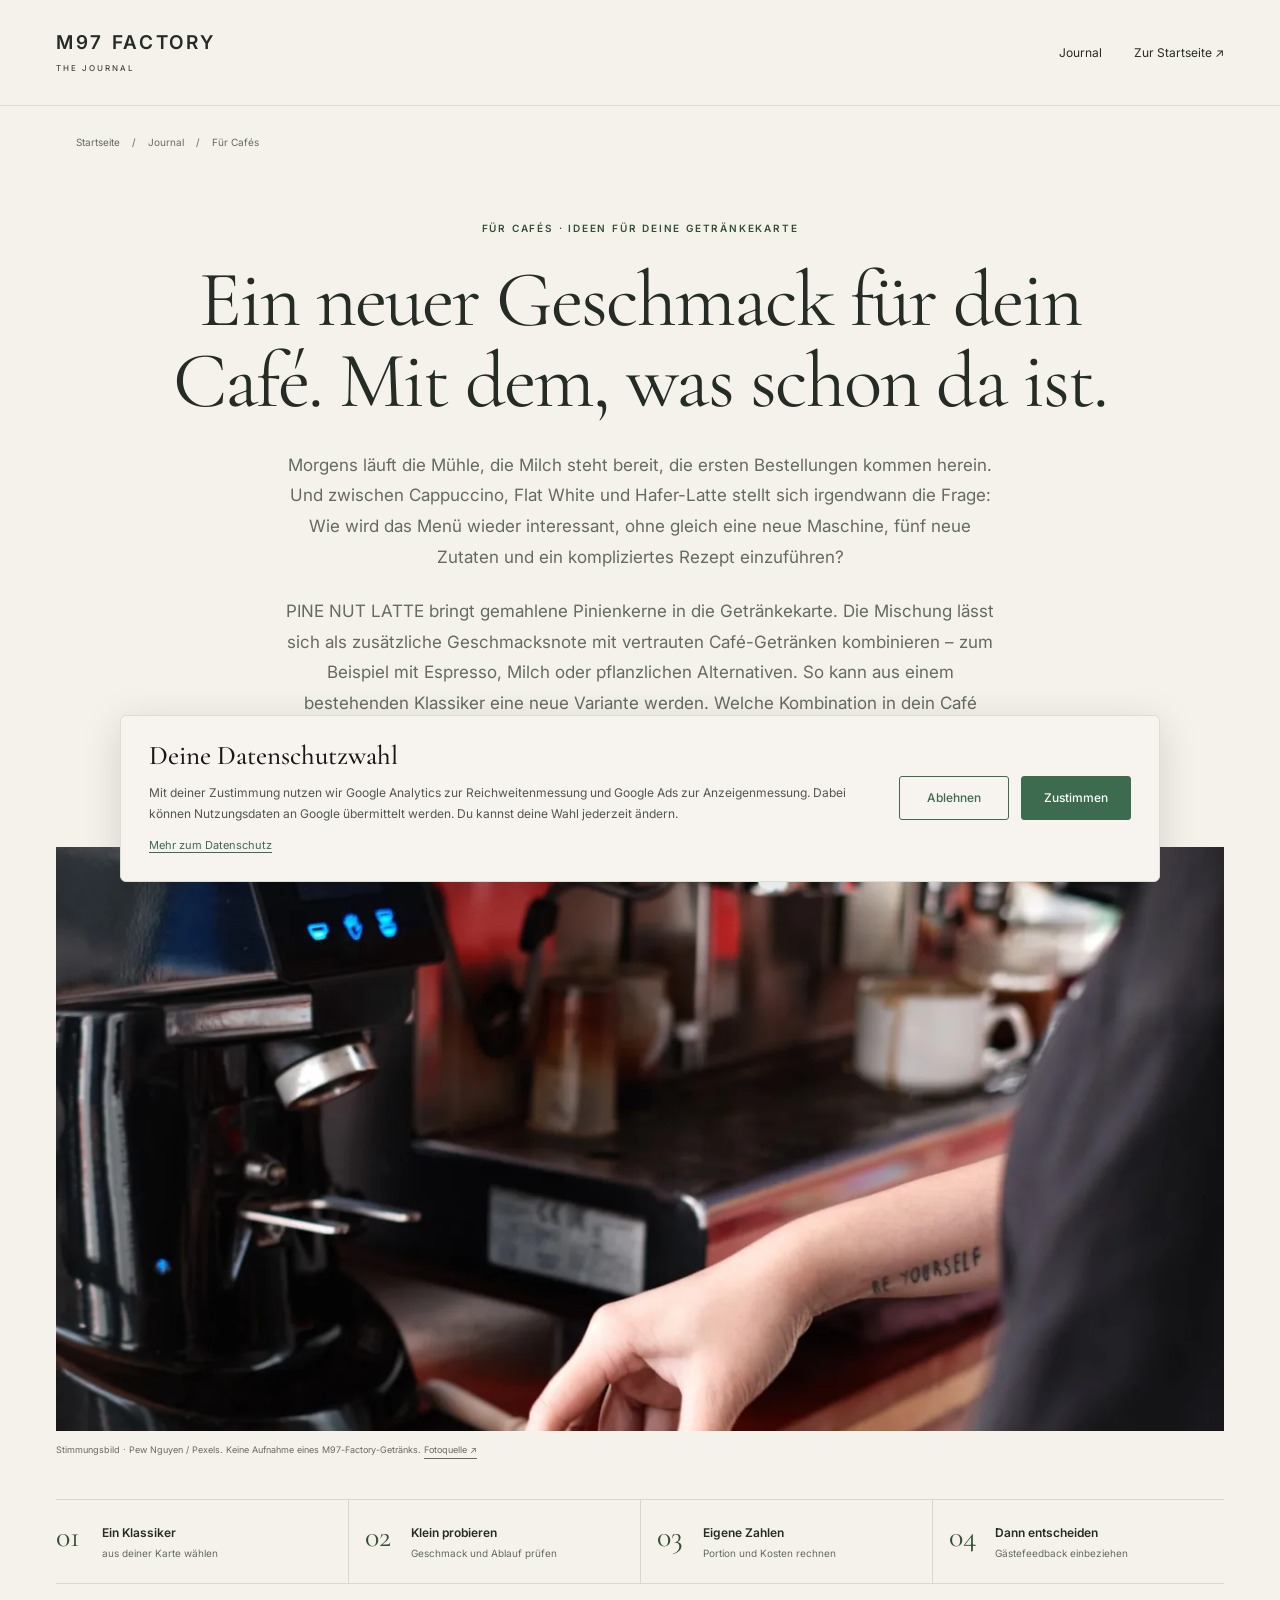
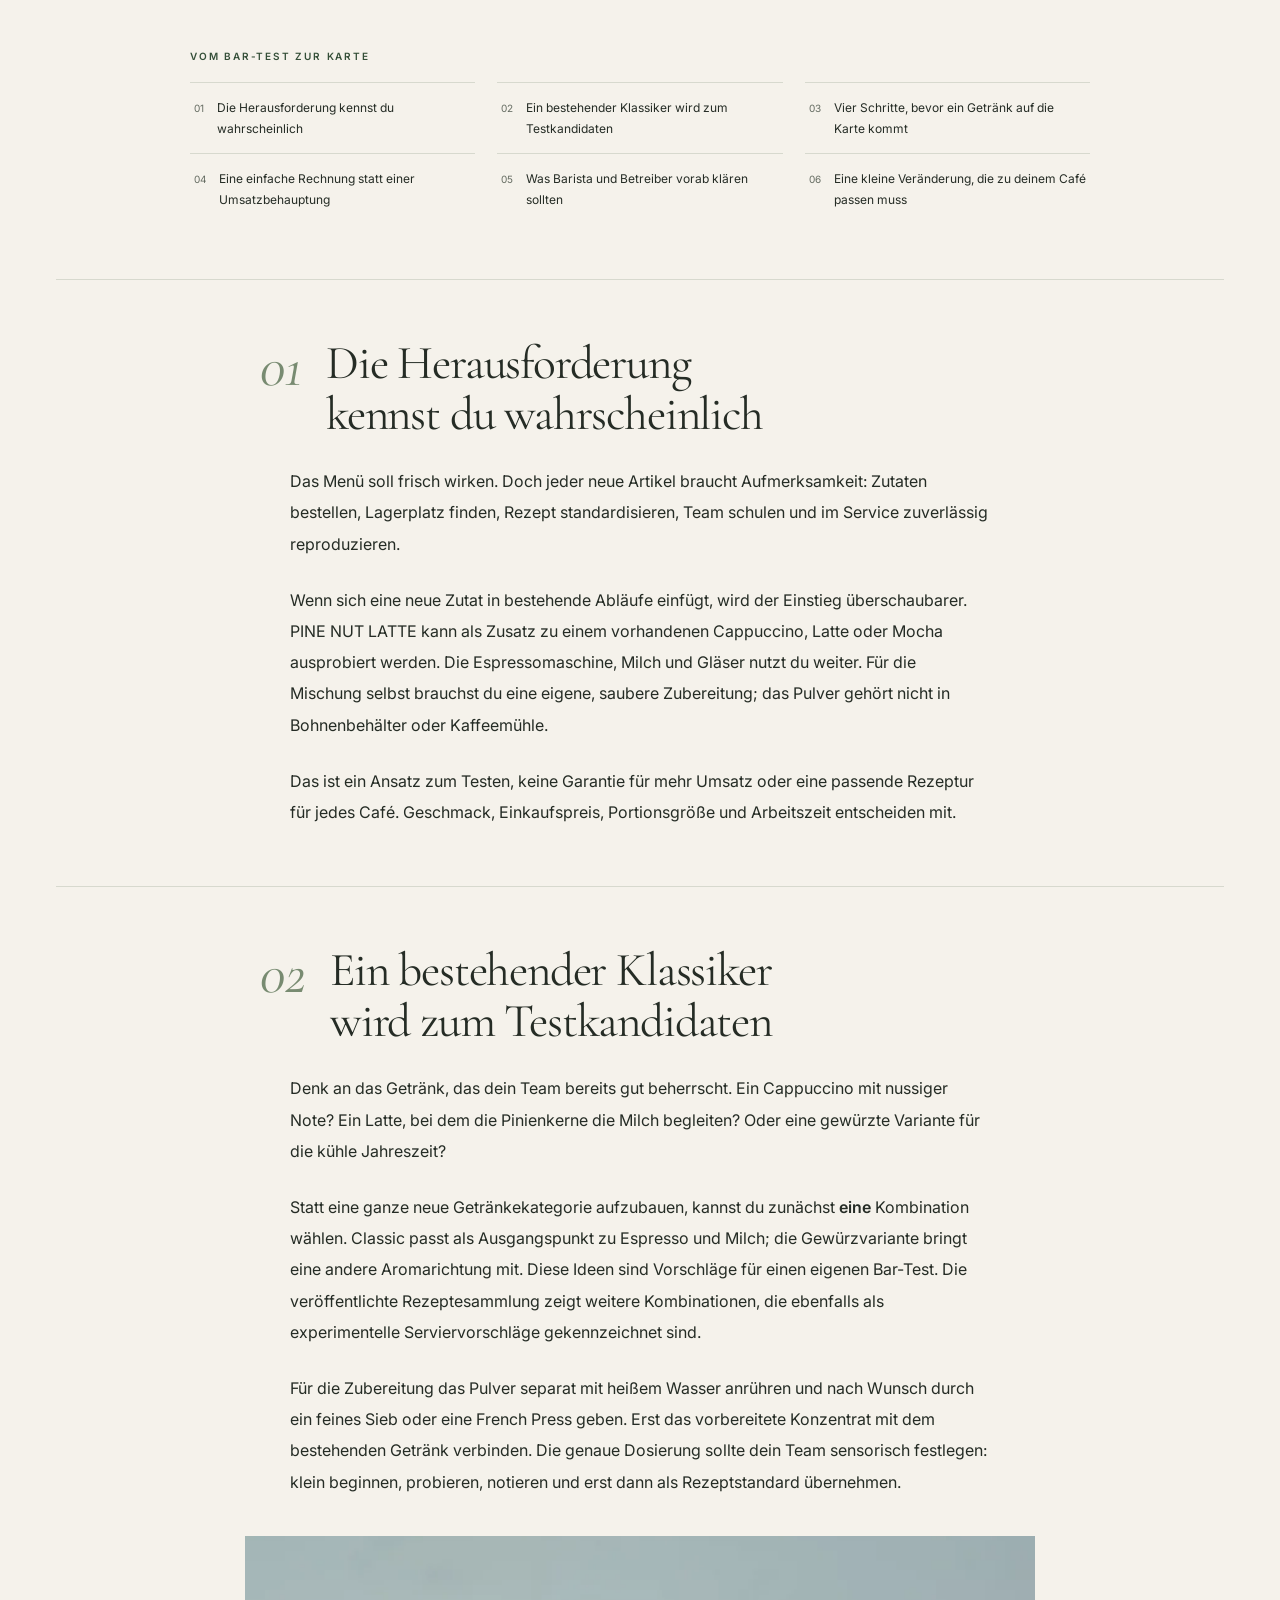
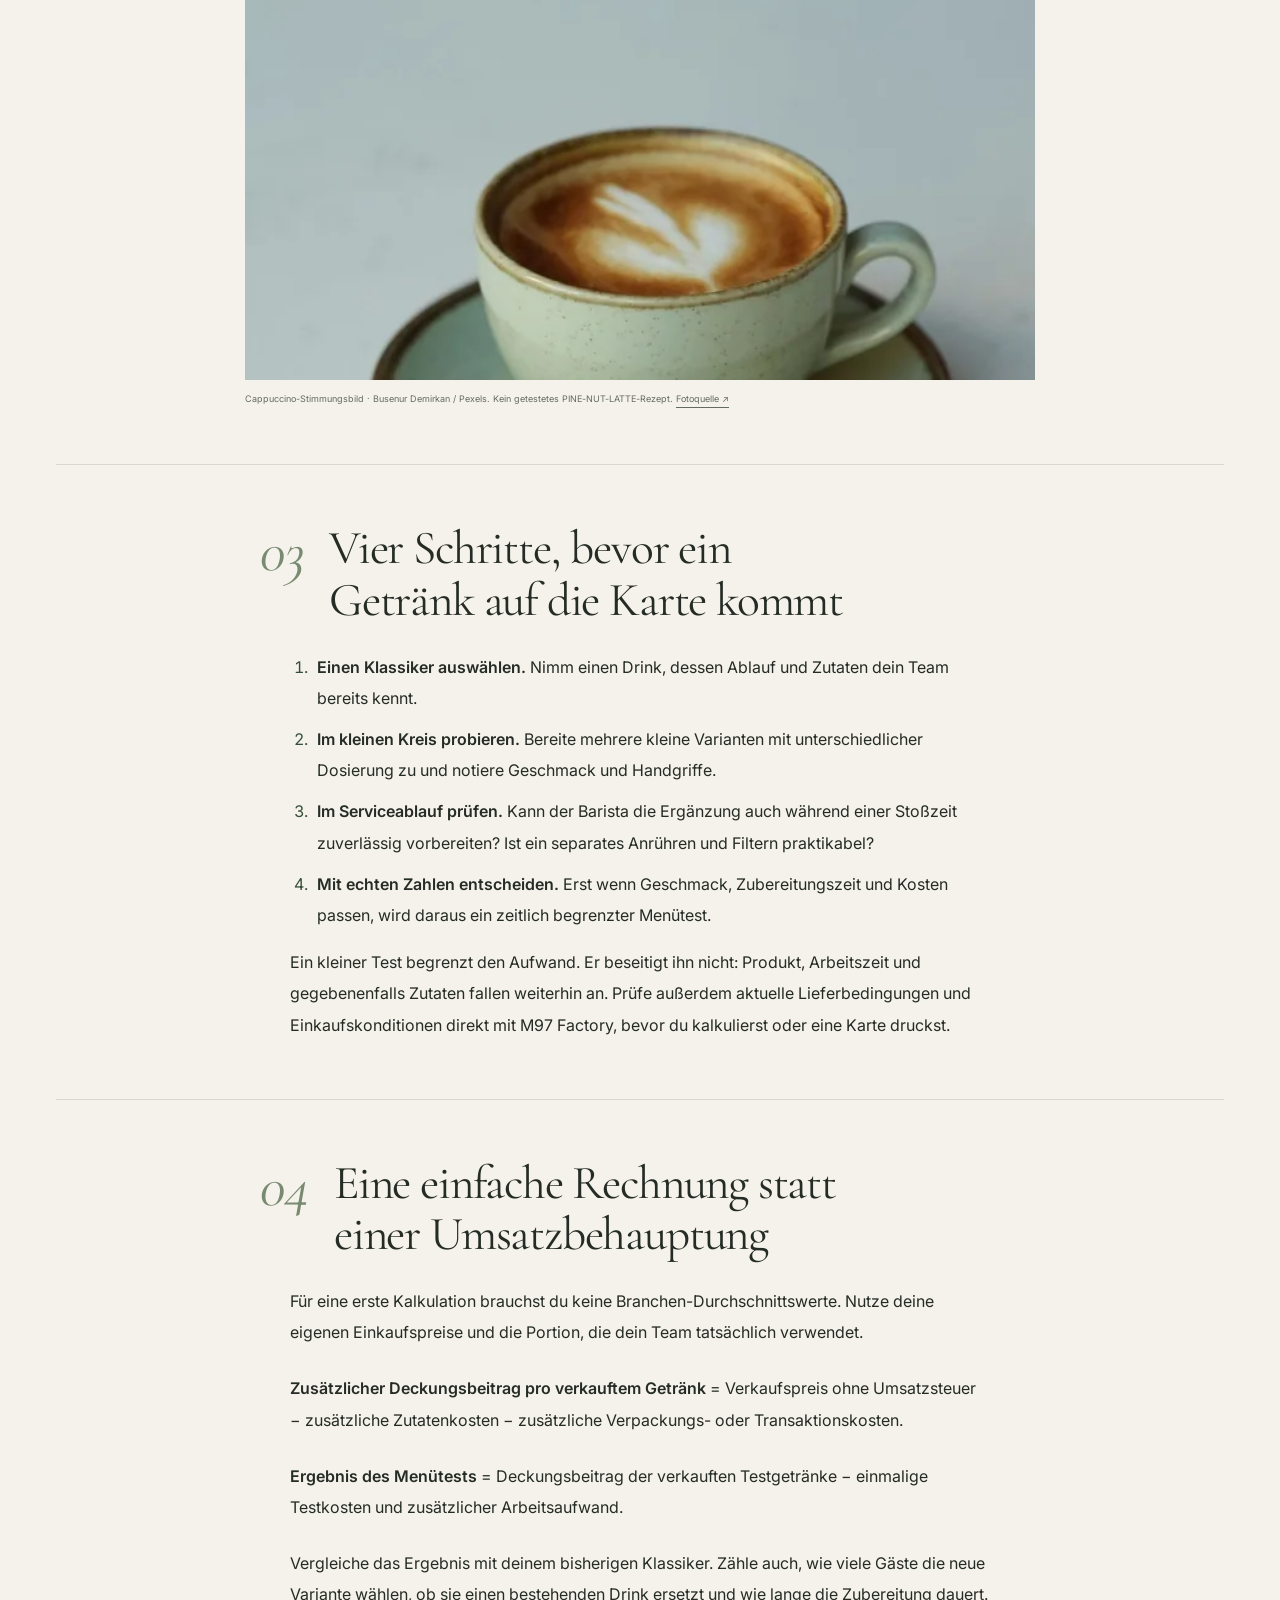
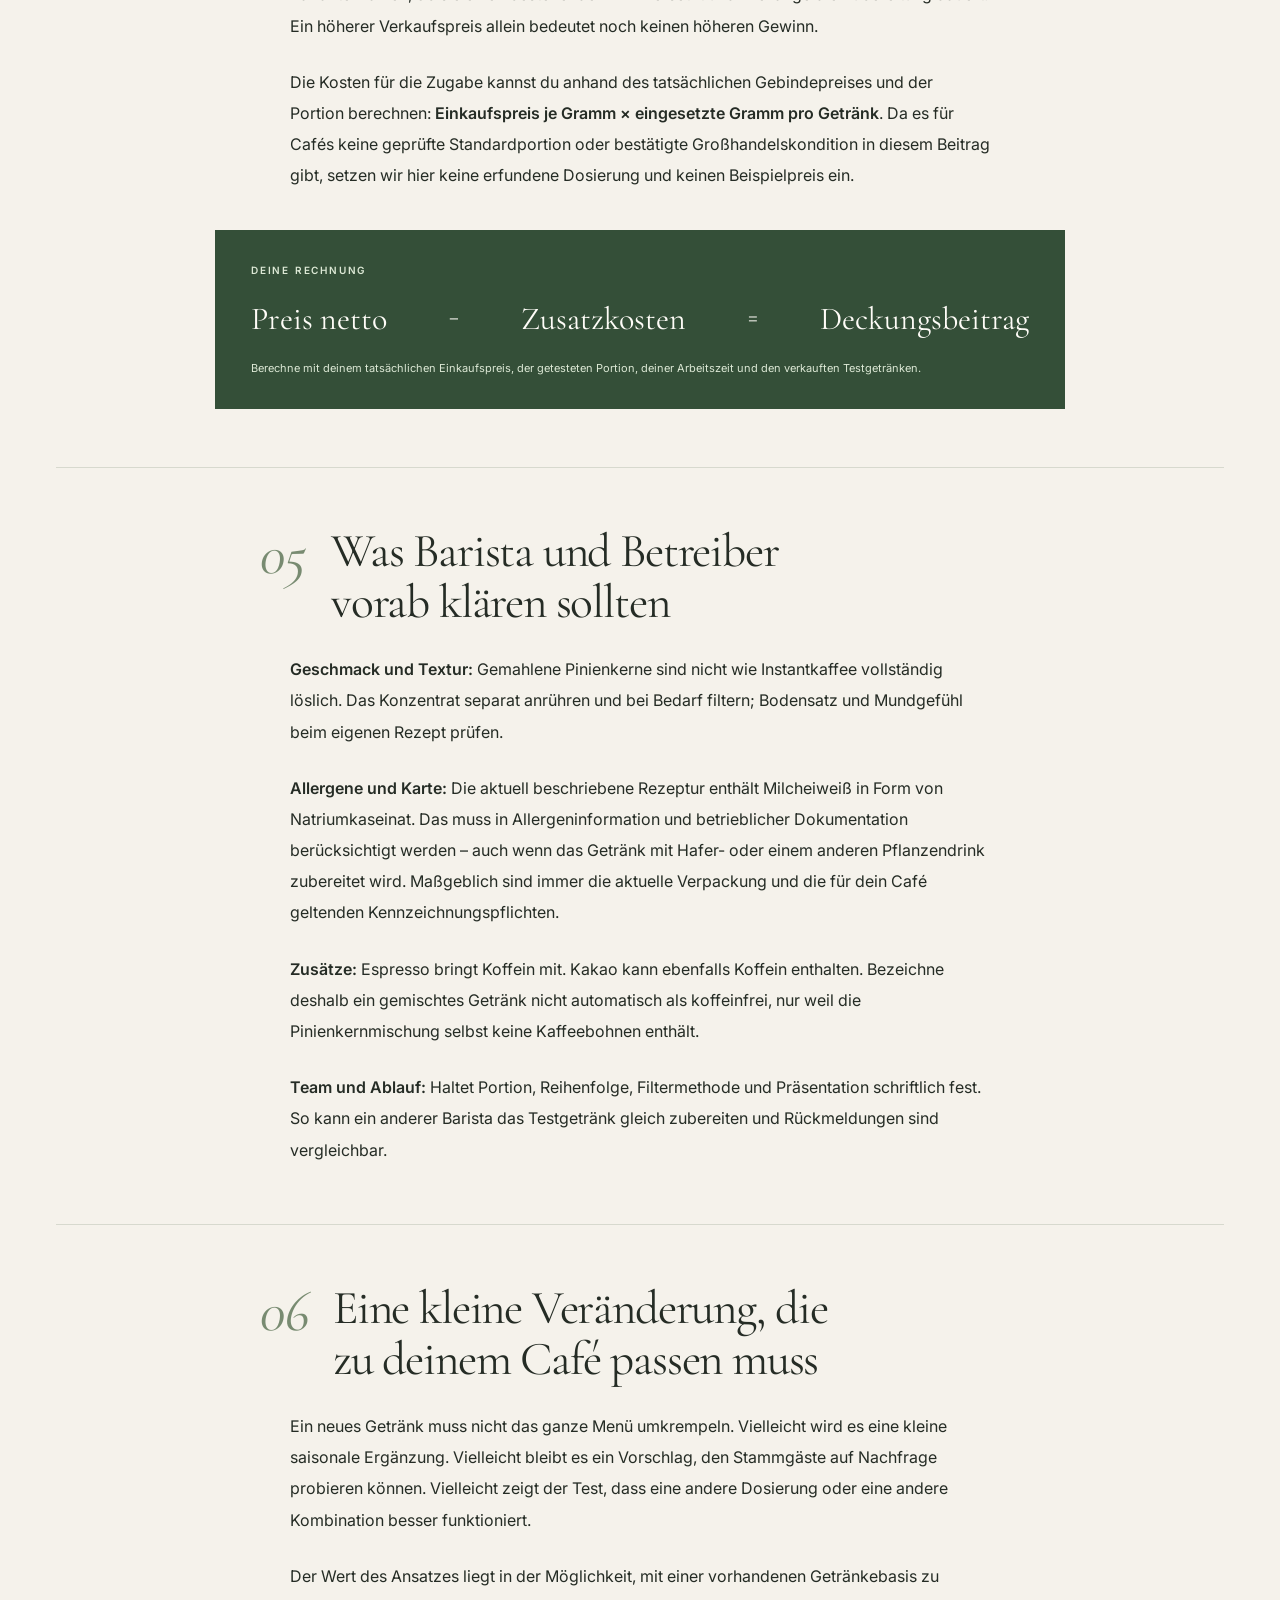
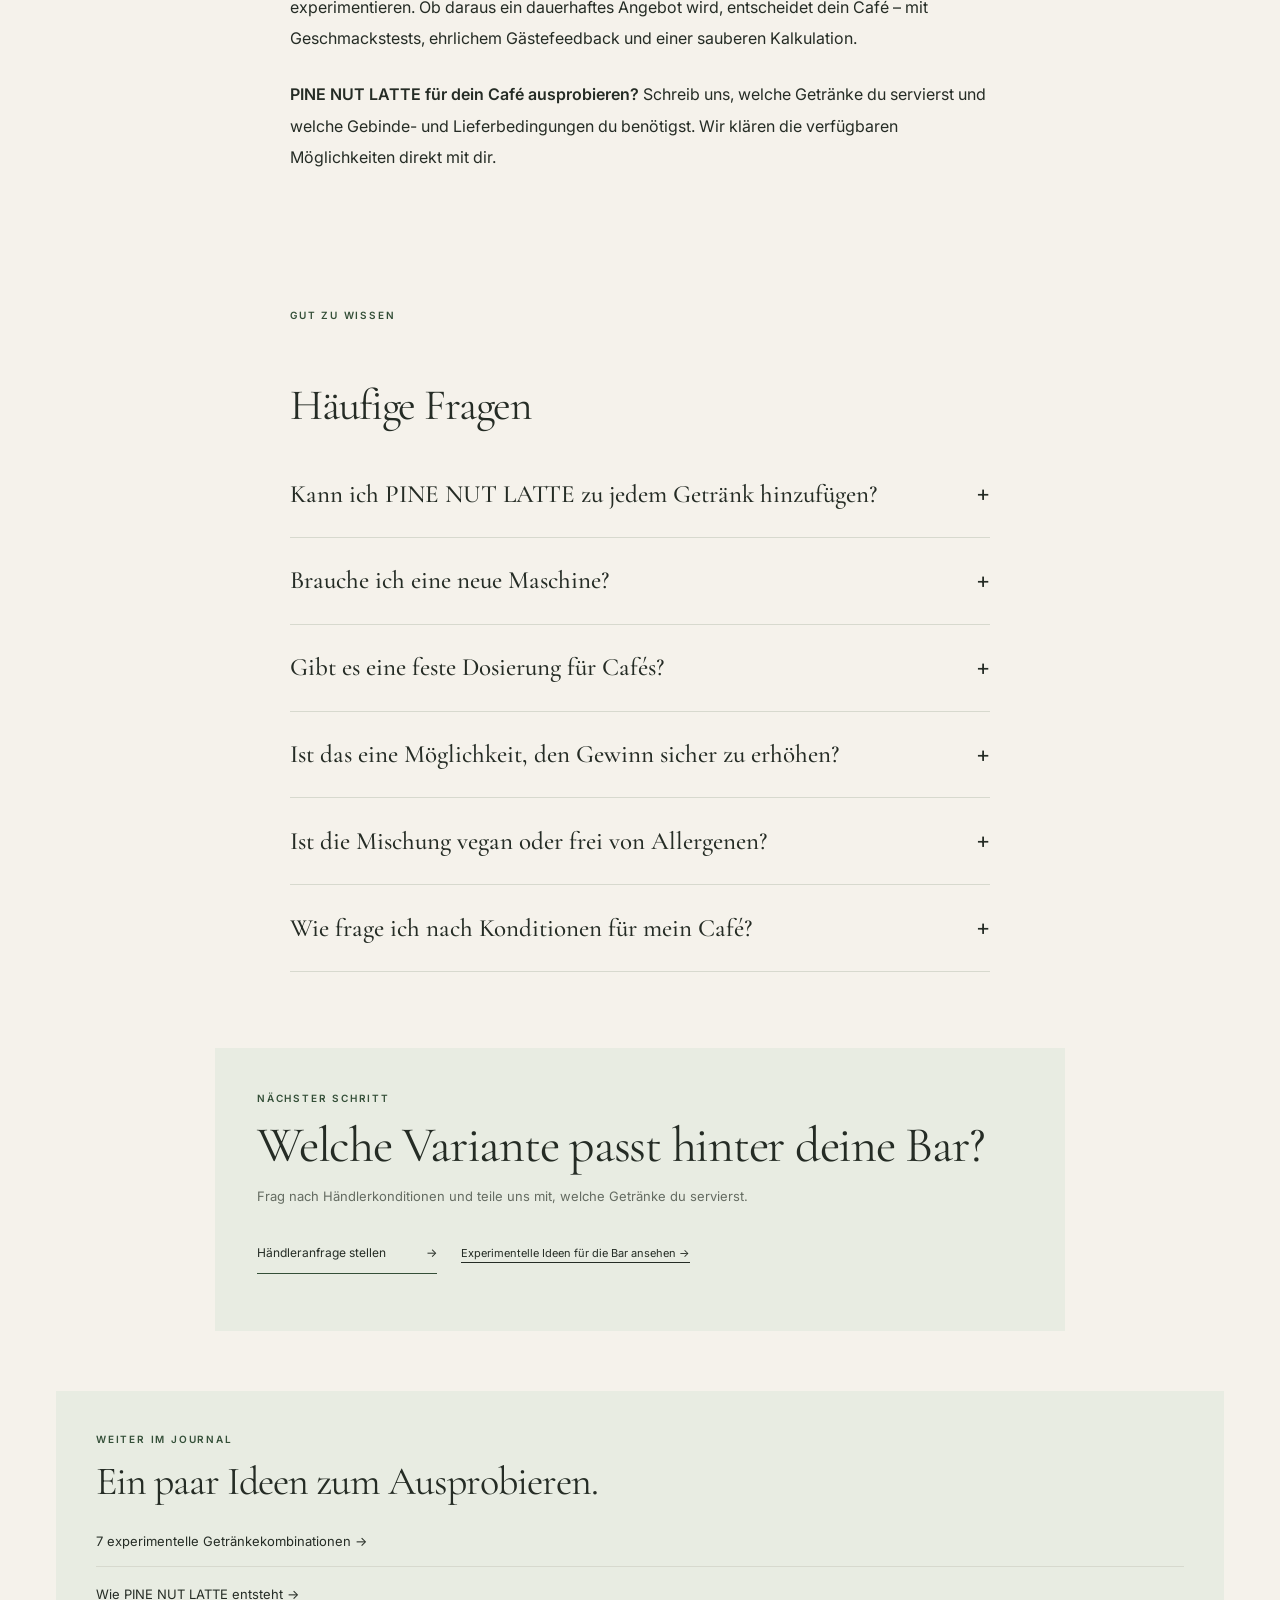
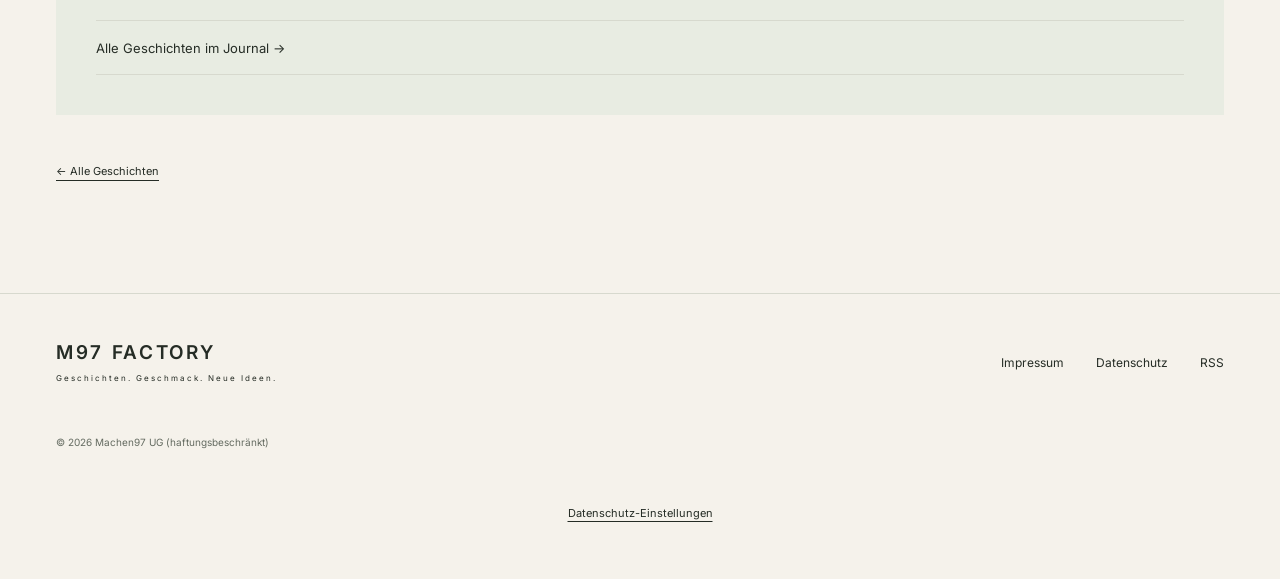
<file: magazin/pine-nut-latte-fuer-cafes/index.html>
<!doctype html>
<!-- Generated editorial from content/editorial/*.md; never edit generated HTML. -->
<html lang="de"><head><meta charset="utf-8"><meta name="viewport" content="width=device-width, initial-scale=1">
<title>Neue Getränke für Cafés: PINE NUT LATTE als Zutat | M97 Factory</title><meta name="description" content="Wie Cafés mit PINE NUT LATTE bestehende Getränke neu kombinieren können: kleiner Menütest, einfache Kalkulation und Hinweise für den Barista-Alltag."><meta name="robots" content="index, follow, max-image-preview:large">
<link rel="canonical" href="https://machen97.com/magazin/pine-nut-latte-fuer-cafes/"><meta name="theme-color" content="#f5f2eb">
<meta property="og:type" content="article"><meta property="og:title" content="Neue Getränke für Cafés: PINE NUT LATTE als Zutat | M97 Factory"><meta property="og:description" content="Wie Cafés mit PINE NUT LATTE bestehende Getränke neu kombinieren können: kleiner Menütest, einfache Kalkulation und Hinweise für den Barista-Alltag."><meta property="og:url" content="https://machen97.com/magazin/pine-nut-latte-fuer-cafes/"><meta property="og:image" content="https://machen97.com/images/magazin/pine-nut-latte-gastronomie/barista-beim-espresso.webp"><meta property="og:locale" content="de_DE"><meta property="og:site_name" content="M97 Factory">
<meta name="twitter:card" content="summary_large_image"><meta name="twitter:title" content="Neue Getränke für Cafés: PINE NUT LATTE als Zutat | M97 Factory"><meta name="twitter:description" content="Wie Cafés mit PINE NUT LATTE bestehende Getränke neu kombinieren können: kleiner Menütest, einfache Kalkulation und Hinweise für den Barista-Alltag."><meta name="twitter:image" content="https://machen97.com/images/magazin/pine-nut-latte-gastronomie/barista-beim-espresso.webp">
<link rel="icon" href="/favicon.ico"><link rel="alternate" type="application/rss+xml" title="M97 Factory Journal" href="/aktuelles/feed.xml">
<link rel="preconnect" href="https://fonts.googleapis.com"><link rel="preconnect" href="https://fonts.gstatic.com" crossorigin><link href="https://fonts.googleapis.com/css2?family=Cormorant+Garamond:ital,wght@0,400;0,500;0,600;1,400&family=Inter:wght@400;500;600&display=swap" rel="stylesheet">
<link rel="stylesheet" href="/aktuelles/editorial.css"><script src="/aktuelles/editorial.js" defer></script><script type="application/ld+json">{"@context": "https://schema.org", "@graph": [{"@type": "WebPage", "@id": "https://machen97.com/magazin/pine-nut-latte-fuer-cafes/", "url": "https://machen97.com/magazin/pine-nut-latte-fuer-cafes/", "name": "Neue Getränke für Cafés: PINE NUT LATTE als Zutat", "inLanguage": "de-DE"}, {"@type": "BreadcrumbList", "itemListElement": [{"@type": "ListItem", "position": 1, "name": "Startseite", "item": "https://machen97.com/"}, {"@type": "ListItem", "position": 2, "name": "Journal", "item": "https://machen97.com/aktuelles/"}, {"@type": "ListItem", "position": 3, "name": "Neue Getränke für Cafés: PINE NUT LATTE als Zutat", "item": "https://machen97.com/magazin/pine-nut-latte-fuer-cafes/"}]}, {"@type": "BlogPosting", "@id": "https://machen97.com/magazin/pine-nut-latte-fuer-cafes/#article", "url": "https://machen97.com/magazin/pine-nut-latte-fuer-cafes/", "headline": "Ein neuer Geschmack für dein Café. Mit dem, was schon da ist.", "description": "Wie Cafés mit PINE NUT LATTE bestehende Getränke neu kombinieren können: kleiner Menütest, einfache Kalkulation und Hinweise für den Barista-Alltag.", "image": ["https://machen97.com/images/magazin/pine-nut-latte-gastronomie/barista-beim-espresso.webp"], "mainEntityOfPage": {"@id": "https://machen97.com/magazin/pine-nut-latte-fuer-cafes/"}, "inLanguage": "de-DE", "articleSection": "Für Cafés", "author": {"@type": "Organization", "name": "M97 Factory", "url": "https://machen97.com"}, "publisher": {"@type": "Organization", "name": "M97 Factory", "url": "https://machen97.com"}, "keywords": ["Getränke für Cafés", "Kaffee Menü erweitern", "Getränkekarte Café Ideen", "Barista neue Getränke", "PINE NUT LATTE Gastronomie"], "datePublished": "2026-10-15T06:45:00+03:00", "dateModified": "2026-10-15T06:45:00+03:00"}, {"@type": "FAQPage", "mainEntity": [{"@type": "Question", "name": "Kann ich PINE NUT LATTE zu jedem Getränk hinzufügen?", "acceptedAnswer": {"@type": "Answer", "text": "Es kann mit verschiedenen bestehenden Getränken kombiniert werden. Geschmack und Textur passen aber nicht automatisch zu jeder Rezeptur. Probiere die Kombination zuerst im kleinen Maßstab und prüfe den Ablauf mit deinem Team."}}, {"@type": "Question", "name": "Brauche ich eine neue Maschine?", "acceptedAnswer": {"@type": "Answer", "text": "Für einen ersten Geschmackstest lässt sich das Pulver separat anrühren und nach Wunsch filtern, danach kommt es zum vorhandenen Getränk. Verwende das Pulver nicht in Bohnenbehälter, Kaffeemühle oder Kapselsystem. Prüfe die genaue Zubereitung im eigenen Betrieb."}}, {"@type": "Question", "name": "Gibt es eine feste Dosierung für Cafés?", "acceptedAnswer": {"@type": "Answer", "text": "In diesem Beitrag wird keine professionelle Standardportion festgelegt. Starte beim Test mit kleinen Mengen, vergleiche Geschmack und Textur und dokumentiere die Rezeptur, die dein Team freigibt."}}, {"@type": "Question", "name": "Ist das eine Möglichkeit, den Gewinn sicher zu erhöhen?", "acceptedAnswer": {"@type": "Answer", "text": "Nein. Ein zusätzliches Getränk kann eine neue Wahlmöglichkeit schaffen; ob es wirtschaftlich ist, hängt von Einkaufspreis, Portion, Verkaufspreis, Nachfrage, Arbeitszeit und möglichen Ersatzkäufen ab. Berechne es mit deinen eigenen Zahlen."}}, {"@type": "Question", "name": "Ist die Mischung vegan oder frei von Allergenen?", "acceptedAnswer": {"@type": "Answer", "text": "Die aktuell beschriebene Rezeptur enthält Milcheiweiß in Form von Natriumkaseinat und ist nicht vegan. Prüfe vor dem Einsatz die aktuelle Zutaten- und Allergenkennzeichnung und berücksichtige sie in der Information für Gäste."}}, {"@type": "Question", "name": "Wie frage ich nach Konditionen für mein Café?", "acceptedAnswer": {"@type": "Answer", "text": "Nutze das Kontaktformular auf der Startseite und wähle die Händleranfrage. Verfügbarkeit, Gebinde, Preise und Lieferbedingungen klärst du direkt mit M97 Factory."}}]}]}</script><!-- M97 Google Ads: consent-gated shared tag -->
<link rel="stylesheet" href="/assets/google-ads.css">
<script src="/assets/google-ads.js" defer></script>
<!-- /M97 Google Ads -->
</head><body>
<a class="skip" href="#content">Zum Inhalt</a>
<header class="journal-header"><a class="wordmark" href="/aktuelles/">M97 FACTORY<span>THE JOURNAL</span></a><nav aria-label="Hauptnavigation"><a href="/aktuelles/">Journal</a><a href="/">Zur Startseite <span aria-hidden="true">↗</span></a></nav></header>
<main id="content"><nav class="breadcrumbs" aria-label="Brotkrümelnavigation"><a href="/">Startseite</a><span>/</span><a href="/aktuelles/">Journal</a><span>/</span><span>Für Cafés</span></nav><article class="editorial cafe-story"><header class="story-heading"><span class="eyebrow">Für Cafés · Ideen für deine Getränkekarte</span><h1>Ein neuer Geschmack für dein Café. Mit dem, was schon da ist.</h1><div class="standfirst"><p>Morgens läuft die Mühle, die Milch steht bereit, die ersten Bestellungen kommen herein. Und zwischen Cappuccino, Flat White und Hafer-Latte stellt sich irgendwann die Frage: <strong>Wie wird das Menü wieder interessant, ohne gleich eine neue Maschine, fünf neue Zutaten und ein kompliziertes Rezept einzuführen?</strong></p><p>PINE NUT LATTE bringt gemahlene Pinienkerne in die Getränkekarte. Die Mischung lässt sich als zusätzliche Geschmacksnote mit vertrauten Café-Getränken kombinieren – zum Beispiel mit Espresso, Milch oder pflanzlichen Alternativen. So kann aus einem bestehenden Klassiker eine neue Variante werden. Welche Kombination in dein Café passt, zeigt am besten ein kleiner Test hinter der Bar.</p></div><p class="byline">M97 Factory · <time datetime="2026-10-15T06:45:00+03:00">15.10.2026</time> · 6 Minuten Lesezeit</p></header><figure class="photo cafe-photo cafe-photo-hero"><img src="/images/magazin/pine-nut-latte-gastronomie/barista-beim-espresso.webp" srcset="/images/magazin/pine-nut-latte-gastronomie/barista-beim-espresso-640.webp 640w, /images/magazin/pine-nut-latte-gastronomie/barista-beim-espresso-1280.webp 1280w, /images/magazin/pine-nut-latte-gastronomie/barista-beim-espresso.webp 2000w" sizes="100vw" alt="Barista bereitet Espresso an einer professionellen Kaffeemaschine zu. Stimmungsbild." fetchpriority="high" decoding="async"><figcaption>Stimmungsbild · Pew Nguyen / Pexels. Keine Aufnahme eines M97-Factory-Getränks. <a href="https://www.pexels.com/photo/barrista-preparing-coffee-10439807/" target="_blank" rel="noopener noreferrer">Fotoquelle ↗</a></figcaption></figure><section class="cafe-quick" aria-label="Der Test in vier Schritten"><div><span>01</span><strong>Ein Klassiker</strong><small>aus deiner Karte wählen</small></div><div><span>02</span><strong>Klein probieren</strong><small>Geschmack und Ablauf prüfen</small></div><div><span>03</span><strong>Eigene Zahlen</strong><small>Portion und Kosten rechnen</small></div><div><span>04</span><strong>Dann entscheiden</strong><small>Gästefeedback einbeziehen</small></div></section><nav class="cafe-route" aria-label="Artikelübersicht"><span class="eyebrow">Vom Bar-Test zur Karte</span><ol><li><a href="#cafe-01"><span>01</span>Die Herausforderung kennst du wahrscheinlich</a></li><li><a href="#cafe-02"><span>02</span>Ein bestehender Klassiker wird zum Testkandidaten</a></li><li><a href="#cafe-03"><span>03</span>Vier Schritte, bevor ein Getränk auf die Karte kommt</a></li><li><a href="#cafe-04"><span>04</span>Eine einfache Rechnung statt einer Umsatzbehauptung</a></li><li><a href="#cafe-05"><span>05</span>Was Barista und Betreiber vorab klären sollten</a></li><li><a href="#cafe-06"><span>06</span>Eine kleine Veränderung, die zu deinem Café passen muss</a></li></ol></nav><section class="cafe-chapter" id="cafe-01"><div class="cafe-chapter-heading"><span class="recipe-number">01</span><h2>Die Herausforderung kennst du wahrscheinlich</h2></div><div class="prose cafe-copy"><p>Das Menü soll frisch wirken. Doch jeder neue Artikel braucht Aufmerksamkeit: Zutaten bestellen, Lagerplatz finden, Rezept standardisieren, Team schulen und im Service zuverlässig reproduzieren.</p><p>Wenn sich eine neue Zutat in bestehende Abläufe einfügt, wird der Einstieg überschaubarer. PINE NUT LATTE kann als Zusatz zu einem vorhandenen Cappuccino, Latte oder Mocha ausprobiert werden. Die Espressomaschine, Milch und Gläser nutzt du weiter. Für die Mischung selbst brauchst du eine eigene, saubere Zubereitung; das Pulver gehört nicht in Bohnenbehälter oder Kaffeemühle.</p><p>Das ist ein Ansatz zum Testen, keine Garantie für mehr Umsatz oder eine passende Rezeptur für jedes Café. Geschmack, Einkaufspreis, Portionsgröße und Arbeitszeit entscheiden mit.</p></div></section><section class="cafe-chapter" id="cafe-02"><div class="cafe-chapter-heading"><span class="recipe-number">02</span><h2>Ein bestehender Klassiker wird zum Testkandidaten</h2></div><div class="prose cafe-copy"><p>Denk an das Getränk, das dein Team bereits gut beherrscht. Ein Cappuccino mit nussiger Note? Ein Latte, bei dem die Pinienkerne die Milch begleiten? Oder eine gewürzte Variante für die kühle Jahreszeit?</p><p>Statt eine ganze neue Getränkekategorie aufzubauen, kannst du zunächst <strong>eine</strong> Kombination wählen. Classic passt als Ausgangspunkt zu Espresso und Milch; die Gewürzvariante bringt eine andere Aromarichtung mit. Diese Ideen sind Vorschläge für einen eigenen Bar-Test. Die veröffentlichte Rezeptesammlung zeigt weitere Kombinationen, die ebenfalls als experimentelle Serviervorschläge gekennzeichnet sind.</p><p>Für die Zubereitung das Pulver separat mit heißem Wasser anrühren und nach Wunsch durch ein feines Sieb oder eine French Press geben. Erst das vorbereitete Konzentrat mit dem bestehenden Getränk verbinden. Die genaue Dosierung sollte dein Team sensorisch festlegen: klein beginnen, probieren, notieren und erst dann als Rezeptstandard übernehmen.</p></div><figure class="photo cafe-photo"><img src="/images/magazin/pine-nut-latte/recipe-01-cappuccino.webp" srcset="/images/magazin/pine-nut-latte/recipe-01-cappuccino-640.webp 640w, /images/magazin/pine-nut-latte/recipe-01-cappuccino-1280.webp 1280w, /images/magazin/pine-nut-latte/recipe-01-cappuccino.webp 2000w" sizes="(max-width: 700px) 100vw, 50vw" alt="Cappuccino mit Latte Art als mögliches Ausgangsgetränk für einen eigenen Geschmackstest. Stimmungsbild." loading="lazy" decoding="async"><figcaption>Cappuccino-Stimmungsbild · Busenur Demirkan / Pexels. Kein getestetes PINE-NUT-LATTE-Rezept. <a href="https://www.pexels.com/photo/elegant-latte-art-on-ceramic-cup-34030761/" target="_blank" rel="noopener noreferrer">Fotoquelle ↗</a></figcaption></figure></section><section class="cafe-chapter" id="cafe-03"><div class="cafe-chapter-heading"><span class="recipe-number">03</span><h2>Vier Schritte, bevor ein Getränk auf die Karte kommt</h2></div><div class="prose cafe-copy"><ol><li><strong>Einen Klassiker auswählen.</strong> Nimm einen Drink, dessen Ablauf und Zutaten dein Team bereits kennt.</li><li><strong>Im kleinen Kreis probieren.</strong> Bereite mehrere kleine Varianten mit unterschiedlicher Dosierung zu und notiere Geschmack und Handgriffe.</li><li><strong>Im Serviceablauf prüfen.</strong> Kann der Barista die Ergänzung auch während einer Stoßzeit zuverlässig vorbereiten? Ist ein separates Anrühren und Filtern praktikabel?</li><li><strong>Mit echten Zahlen entscheiden.</strong> Erst wenn Geschmack, Zubereitungszeit und Kosten passen, wird daraus ein zeitlich begrenzter Menütest.</li></ol><p>Ein kleiner Test begrenzt den Aufwand. Er beseitigt ihn nicht: Produkt, Arbeitszeit und gegebenenfalls Zutaten fallen weiterhin an. Prüfe außerdem aktuelle Lieferbedingungen und Einkaufskonditionen direkt mit M97 Factory, bevor du kalkulierst oder eine Karte druckst.</p></div></section><section class="cafe-chapter" id="cafe-04"><div class="cafe-chapter-heading"><span class="recipe-number">04</span><h2>Eine einfache Rechnung statt einer Umsatzbehauptung</h2></div><div class="prose cafe-copy"><p>Für eine erste Kalkulation brauchst du keine Branchen-Durchschnittswerte. Nutze deine eigenen Einkaufspreise und die Portion, die dein Team tatsächlich verwendet.</p><p><strong>Zusätzlicher Deckungsbeitrag pro verkauftem Getränk</strong> = Verkaufspreis ohne Umsatzsteuer − zusätzliche Zutatenkosten − zusätzliche Verpackungs- oder Transaktionskosten.</p><p><strong>Ergebnis des Menütests</strong> = Deckungsbeitrag der verkauften Testgetränke − einmalige Testkosten und zusätzlicher Arbeitsaufwand.</p><p>Vergleiche das Ergebnis mit deinem bisherigen Klassiker. Zähle auch, wie viele Gäste die neue Variante wählen, ob sie einen bestehenden Drink ersetzt und wie lange die Zubereitung dauert. Ein höherer Verkaufspreis allein bedeutet noch keinen höheren Gewinn.</p><p>Die Kosten für die Zugabe kannst du anhand des tatsächlichen Gebindepreises und der Portion berechnen: <strong>Einkaufspreis je Gramm × eingesetzte Gramm pro Getränk</strong>. Da es für Cafés keine geprüfte Standardportion oder bestätigte Großhandelskondition in diesem Beitrag gibt, setzen wir hier keine erfundene Dosierung und keinen Beispielpreis ein.</p></div><aside class="cafe-equation"><span class="eyebrow">Deine Rechnung</span><div><strong>Preis netto</strong><span aria-hidden="true">−</span><strong>Zusatzkosten</strong><span aria-hidden="true">=</span><strong>Deckungsbeitrag</strong></div><p>Berechne mit deinem tatsächlichen Einkaufspreis, der getesteten Portion, deiner Arbeitszeit und den verkauften Testgetränken.</p></aside></section><section class="cafe-chapter" id="cafe-05"><div class="cafe-chapter-heading"><span class="recipe-number">05</span><h2>Was Barista und Betreiber vorab klären sollten</h2></div><div class="prose cafe-copy"><p><strong>Geschmack und Textur:</strong> Gemahlene Pinienkerne sind nicht wie Instantkaffee vollständig löslich. Das Konzentrat separat anrühren und bei Bedarf filtern; Bodensatz und Mundgefühl beim eigenen Rezept prüfen.</p><p><strong>Allergene und Karte:</strong> Die aktuell beschriebene Rezeptur enthält Milcheiweiß in Form von Natriumkaseinat. Das muss in Allergeninformation und betrieblicher Dokumentation berücksichtigt werden – auch wenn das Getränk mit Hafer- oder einem anderen Pflanzendrink zubereitet wird. Maßgeblich sind immer die aktuelle Verpackung und die für dein Café geltenden Kennzeichnungspflichten.</p><p><strong>Zusätze:</strong> Espresso bringt Koffein mit. Kakao kann ebenfalls Koffein enthalten. Bezeichne deshalb ein gemischtes Getränk nicht automatisch als koffeinfrei, nur weil die Pinienkernmischung selbst keine Kaffeebohnen enthält.</p><p><strong>Team und Ablauf:</strong> Haltet Portion, Reihenfolge, Filtermethode und Präsentation schriftlich fest. So kann ein anderer Barista das Testgetränk gleich zubereiten und Rückmeldungen sind vergleichbar.</p></div></section><section class="cafe-chapter" id="cafe-06"><div class="cafe-chapter-heading"><span class="recipe-number">06</span><h2>Eine kleine Veränderung, die zu deinem Café passen muss</h2></div><div class="prose cafe-copy"><p>Ein neues Getränk muss nicht das ganze Menü umkrempeln. Vielleicht wird es eine kleine saisonale Ergänzung. Vielleicht bleibt es ein Vorschlag, den Stammgäste auf Nachfrage probieren können. Vielleicht zeigt der Test, dass eine andere Dosierung oder eine andere Kombination besser funktioniert.</p><p>Der Wert des Ansatzes liegt in der Möglichkeit, mit einer vorhandenen Getränkebasis zu experimentieren. Ob daraus ein dauerhaftes Angebot wird, entscheidet dein Café – mit Geschmackstests, ehrlichem Gästefeedback und einer sauberen Kalkulation.</p><p><strong>PINE NUT LATTE für dein Café ausprobieren?</strong> Schreib uns, welche Getränke du servierst und welche Gebinde- und Lieferbedingungen du benötigst. Wir klären die verfügbaren Möglichkeiten direkt mit dir.</p></div></section><section class="faq prose" id="faq"><span class="eyebrow">Gut zu wissen</span><h2>Häufige Fragen</h2><details><summary><h3>Kann ich PINE NUT LATTE zu jedem Getränk hinzufügen?</h3><span aria-hidden="true">+</span></summary><div><p>Es kann mit verschiedenen bestehenden Getränken kombiniert werden. Geschmack und Textur passen aber nicht automatisch zu jeder Rezeptur. Probiere die Kombination zuerst im kleinen Maßstab und prüfe den Ablauf mit deinem Team.</p></div></details><details><summary><h3>Brauche ich eine neue Maschine?</h3><span aria-hidden="true">+</span></summary><div><p>Für einen ersten Geschmackstest lässt sich das Pulver separat anrühren und nach Wunsch filtern, danach kommt es zum vorhandenen Getränk. Verwende das Pulver nicht in Bohnenbehälter, Kaffeemühle oder Kapselsystem. Prüfe die genaue Zubereitung im eigenen Betrieb.</p></div></details><details><summary><h3>Gibt es eine feste Dosierung für Cafés?</h3><span aria-hidden="true">+</span></summary><div><p>In diesem Beitrag wird keine professionelle Standardportion festgelegt. Starte beim Test mit kleinen Mengen, vergleiche Geschmack und Textur und dokumentiere die Rezeptur, die dein Team freigibt.</p></div></details><details><summary><h3>Ist das eine Möglichkeit, den Gewinn sicher zu erhöhen?</h3><span aria-hidden="true">+</span></summary><div><p>Nein. Ein zusätzliches Getränk kann eine neue Wahlmöglichkeit schaffen; ob es wirtschaftlich ist, hängt von Einkaufspreis, Portion, Verkaufspreis, Nachfrage, Arbeitszeit und möglichen Ersatzkäufen ab. Berechne es mit deinen eigenen Zahlen.</p></div></details><details><summary><h3>Ist die Mischung vegan oder frei von Allergenen?</h3><span aria-hidden="true">+</span></summary><div><p>Die aktuell beschriebene Rezeptur enthält Milcheiweiß in Form von Natriumkaseinat und ist nicht vegan. Prüfe vor dem Einsatz die aktuelle Zutaten- und Allergenkennzeichnung und berücksichtige sie in der Information für Gäste.</p></div></details><details><summary><h3>Wie frage ich nach Konditionen für mein Café?</h3><span aria-hidden="true">+</span></summary><div><p>Nutze das Kontaktformular auf der Startseite und wähle die Händleranfrage. Verfügbarkeit, Gebinde, Preise und Lieferbedingungen klärst du direkt mit M97 Factory.</p></div></details></section><aside class="cafe-contact"><span class="eyebrow">Nächster Schritt</span><h2>Welche Variante passt hinter deine Bar?</h2><p>Frag nach Händlerkonditionen und teile uns mit, welche Getränke du servierst.</p><a class="button" href="/#kontakt">Händleranfrage stellen <span aria-hidden="true">→</span></a><a href="/magazin/pine-nut-latte-cappuccino-rezepte/">Experimentelle Ideen für die Bar ansehen →</a></aside><aside class="production-reading"><span class="eyebrow">Weiter im Journal</span><h2>Ein paar Ideen zum Ausprobieren.</h2><div><a href="/magazin/pine-nut-latte-cappuccino-rezepte/">7 experimentelle Getränkekombinationen →</a><a href="/magazin/pine-nut-latte-herstellung/">Wie PINE NUT LATTE entsteht →</a><a href="/aktuelles/">Alle Geschichten im Journal →</a></div></aside><a class="back-link" href="/aktuelles/">← Alle Geschichten</a></article></main><footer class="journal-footer"><a class="wordmark" href="/aktuelles/">M97 FACTORY<span>Geschichten. Geschmack. Neue Ideen.</span></a><nav aria-label="Weitere Informationen"><a href="/impressum.html">Impressum</a><a href="/datenschutz.html">Datenschutz</a><a href="/aktuelles/feed.xml">RSS</a></nav><small>© 2026 Machen97 UG (haftungsbeschränkt)</small></footer></body></html>
</file>
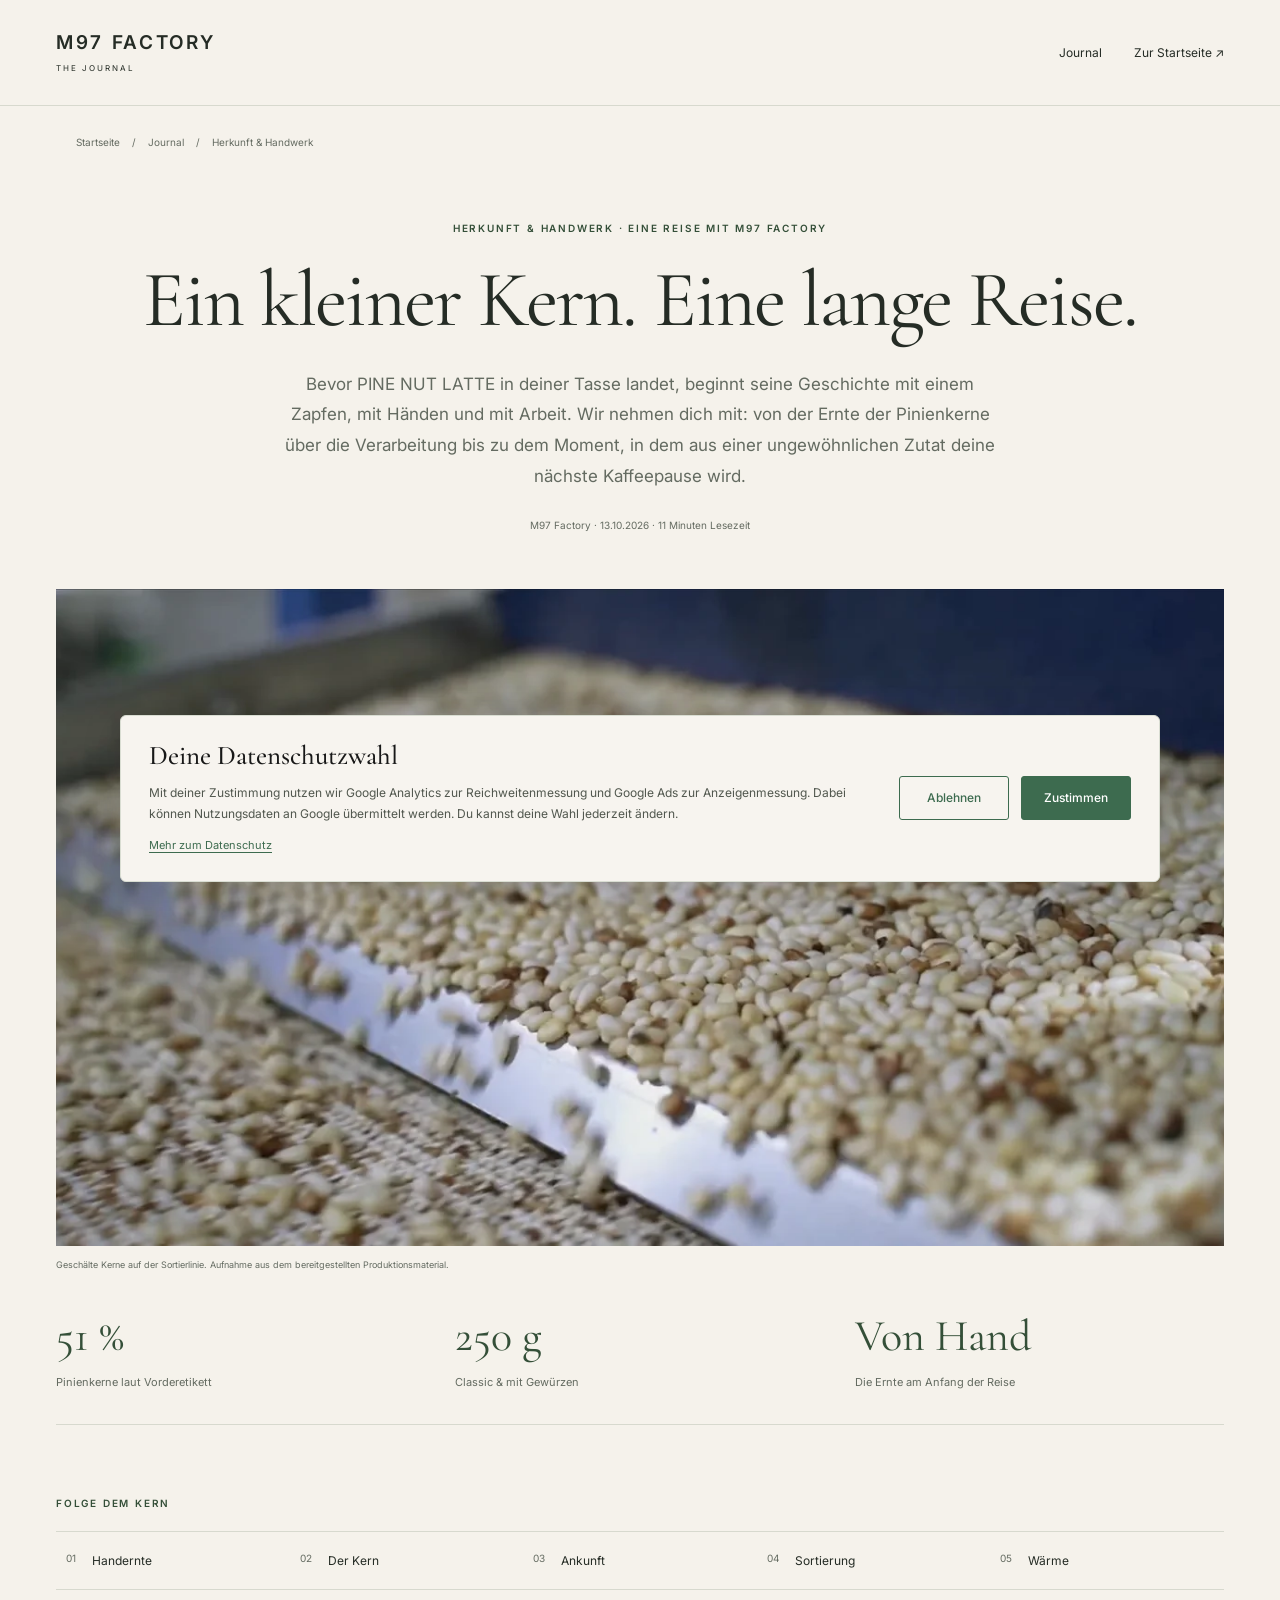
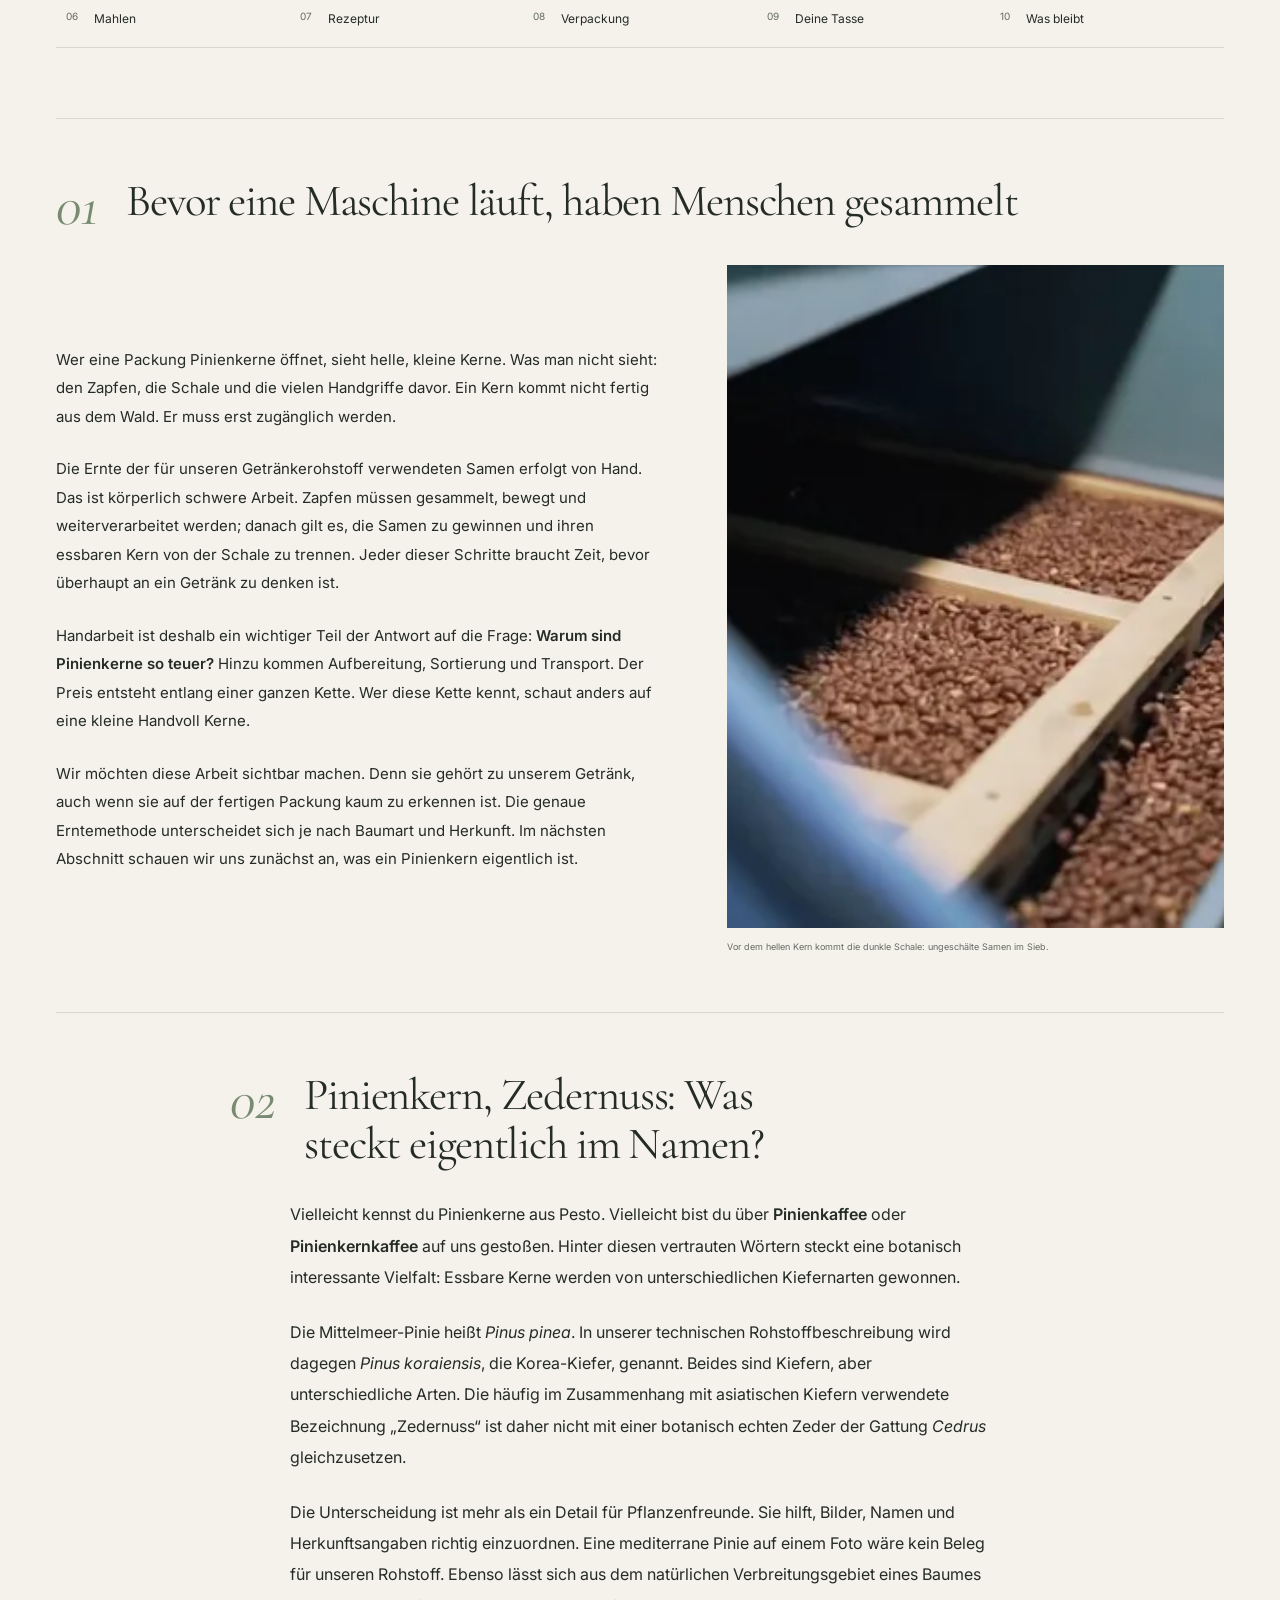
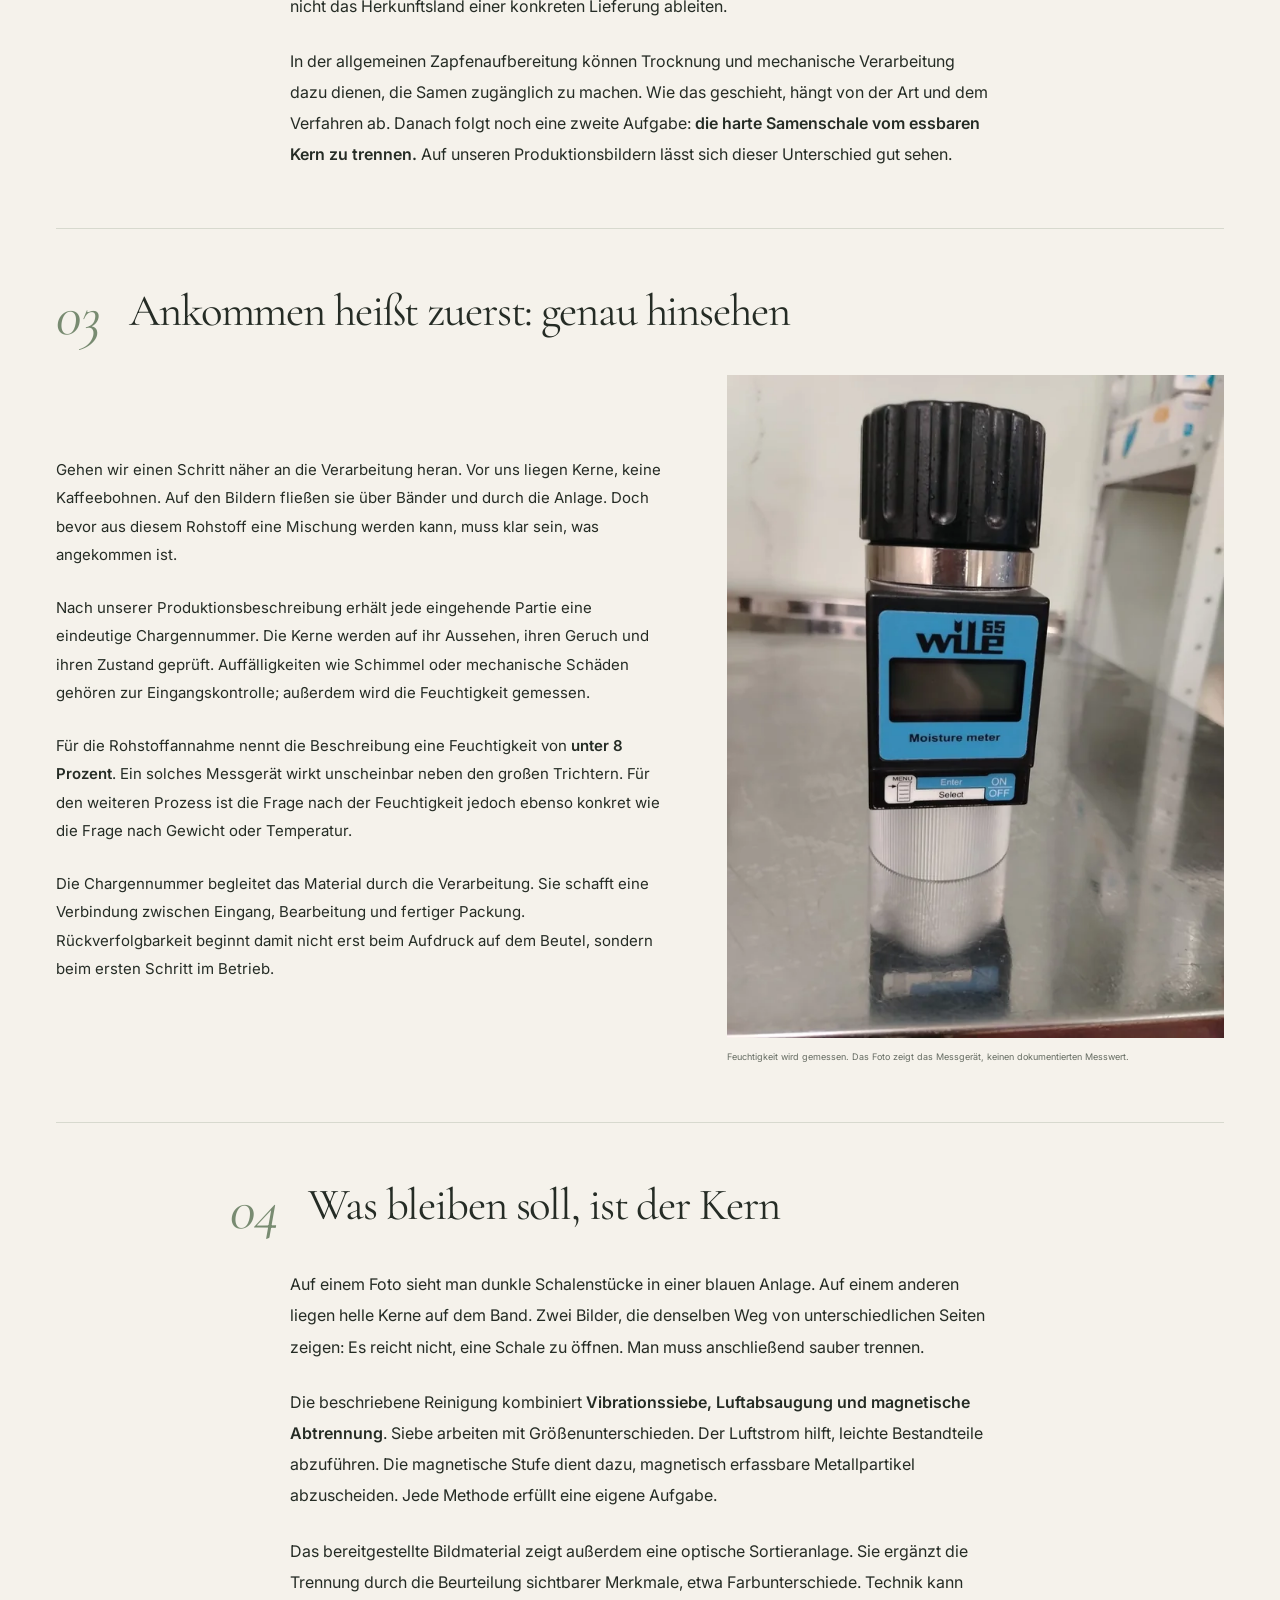
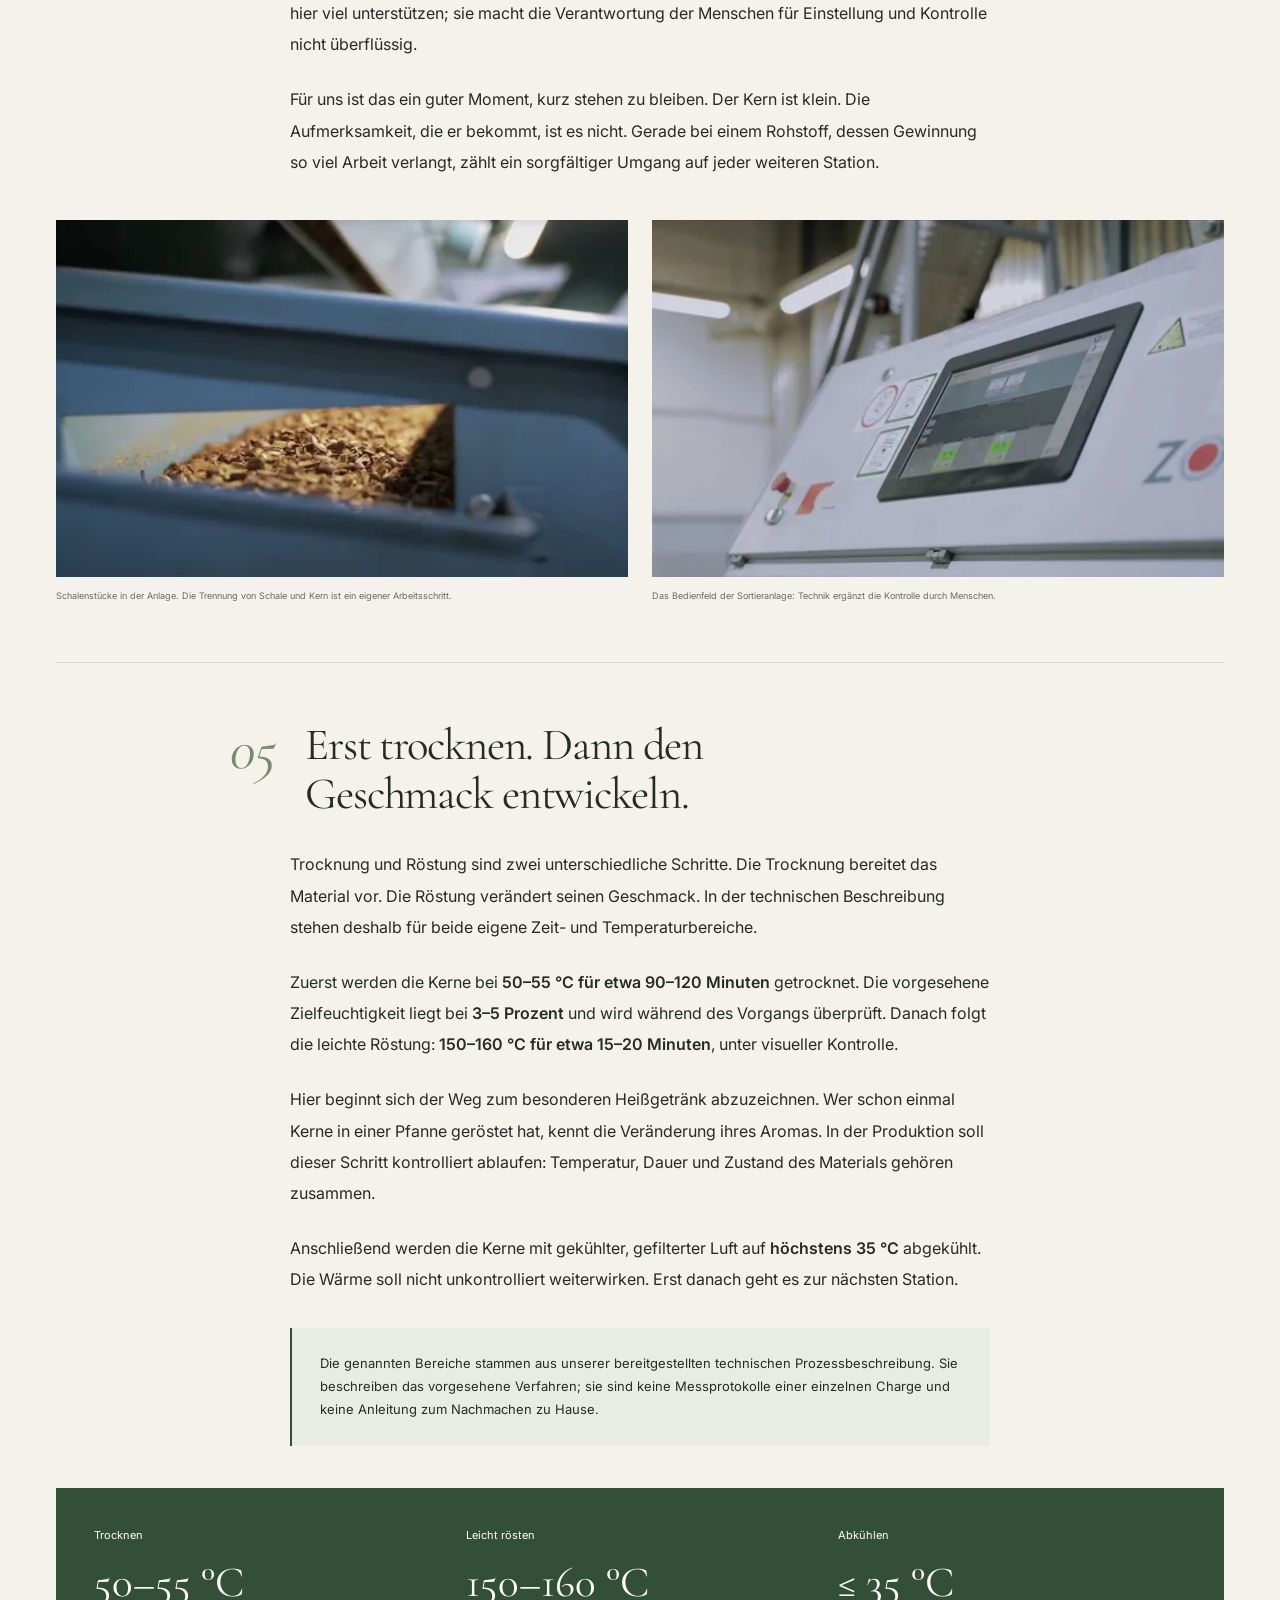
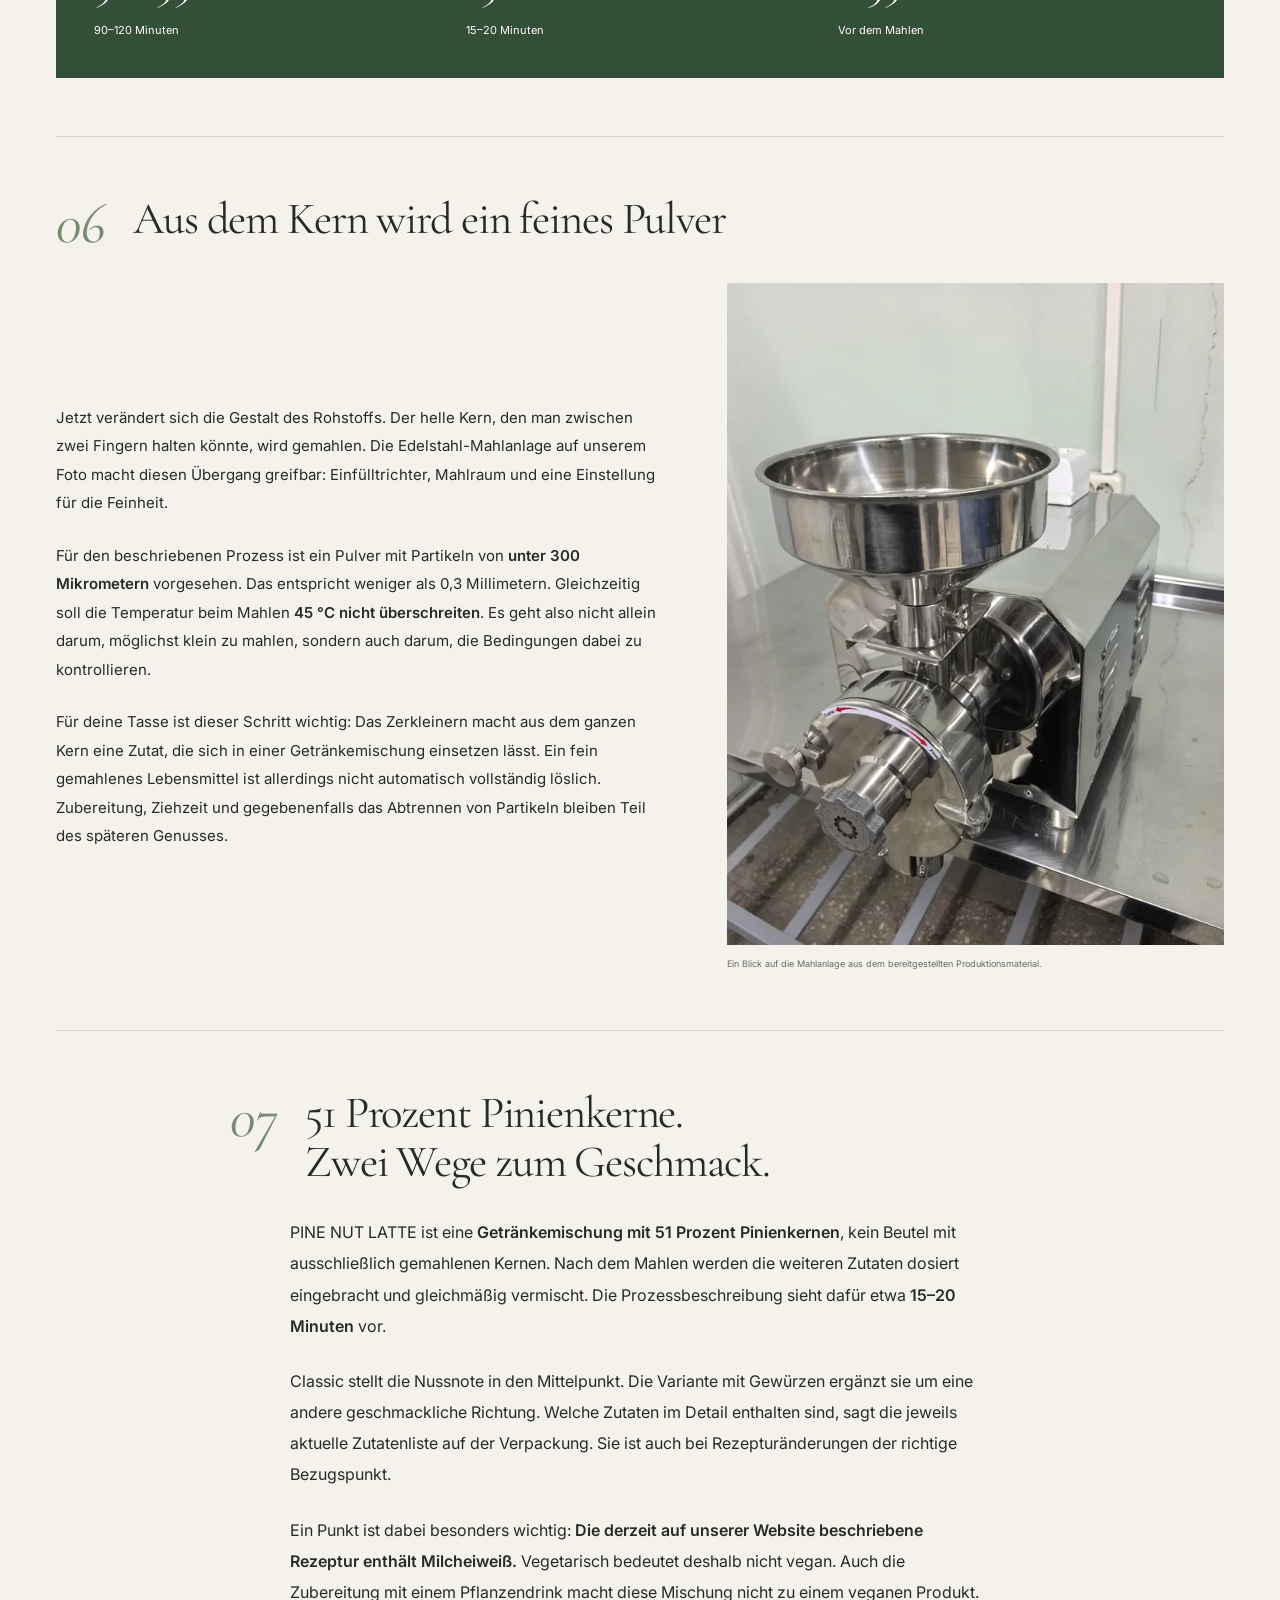
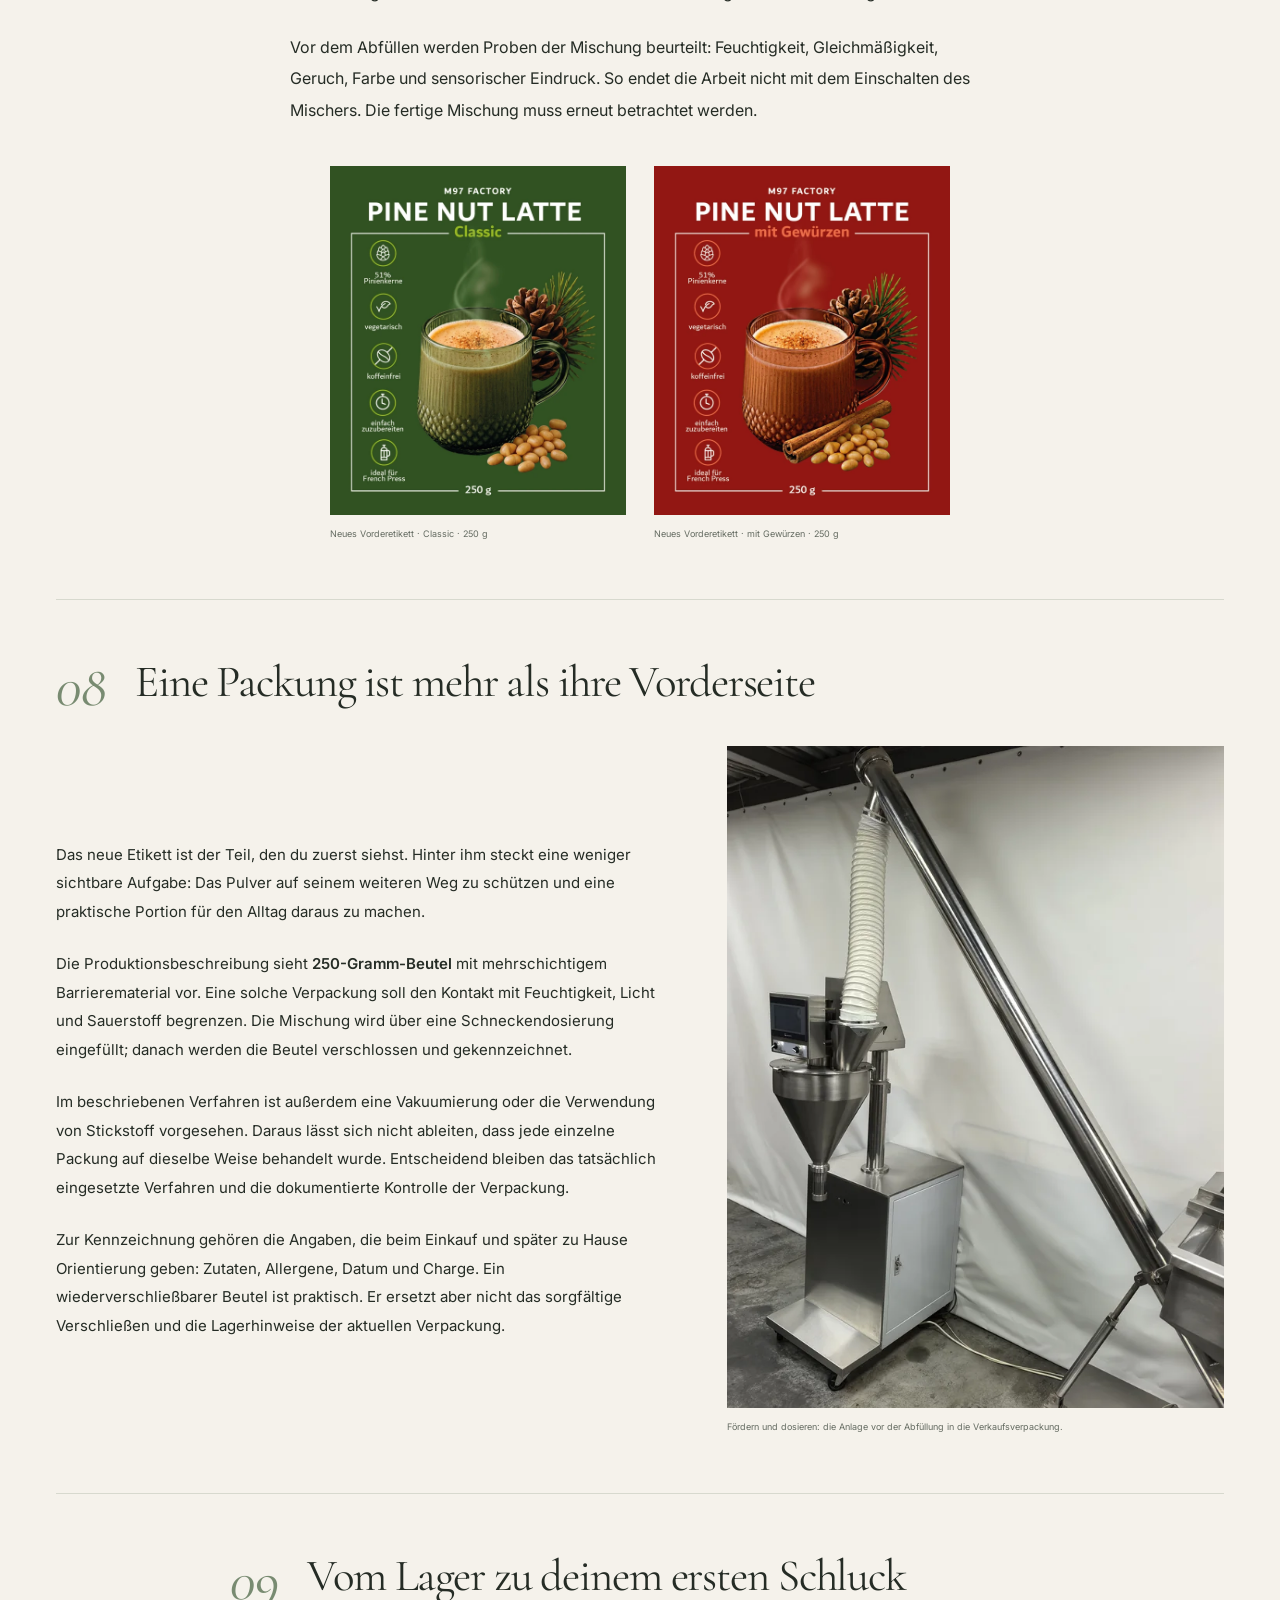
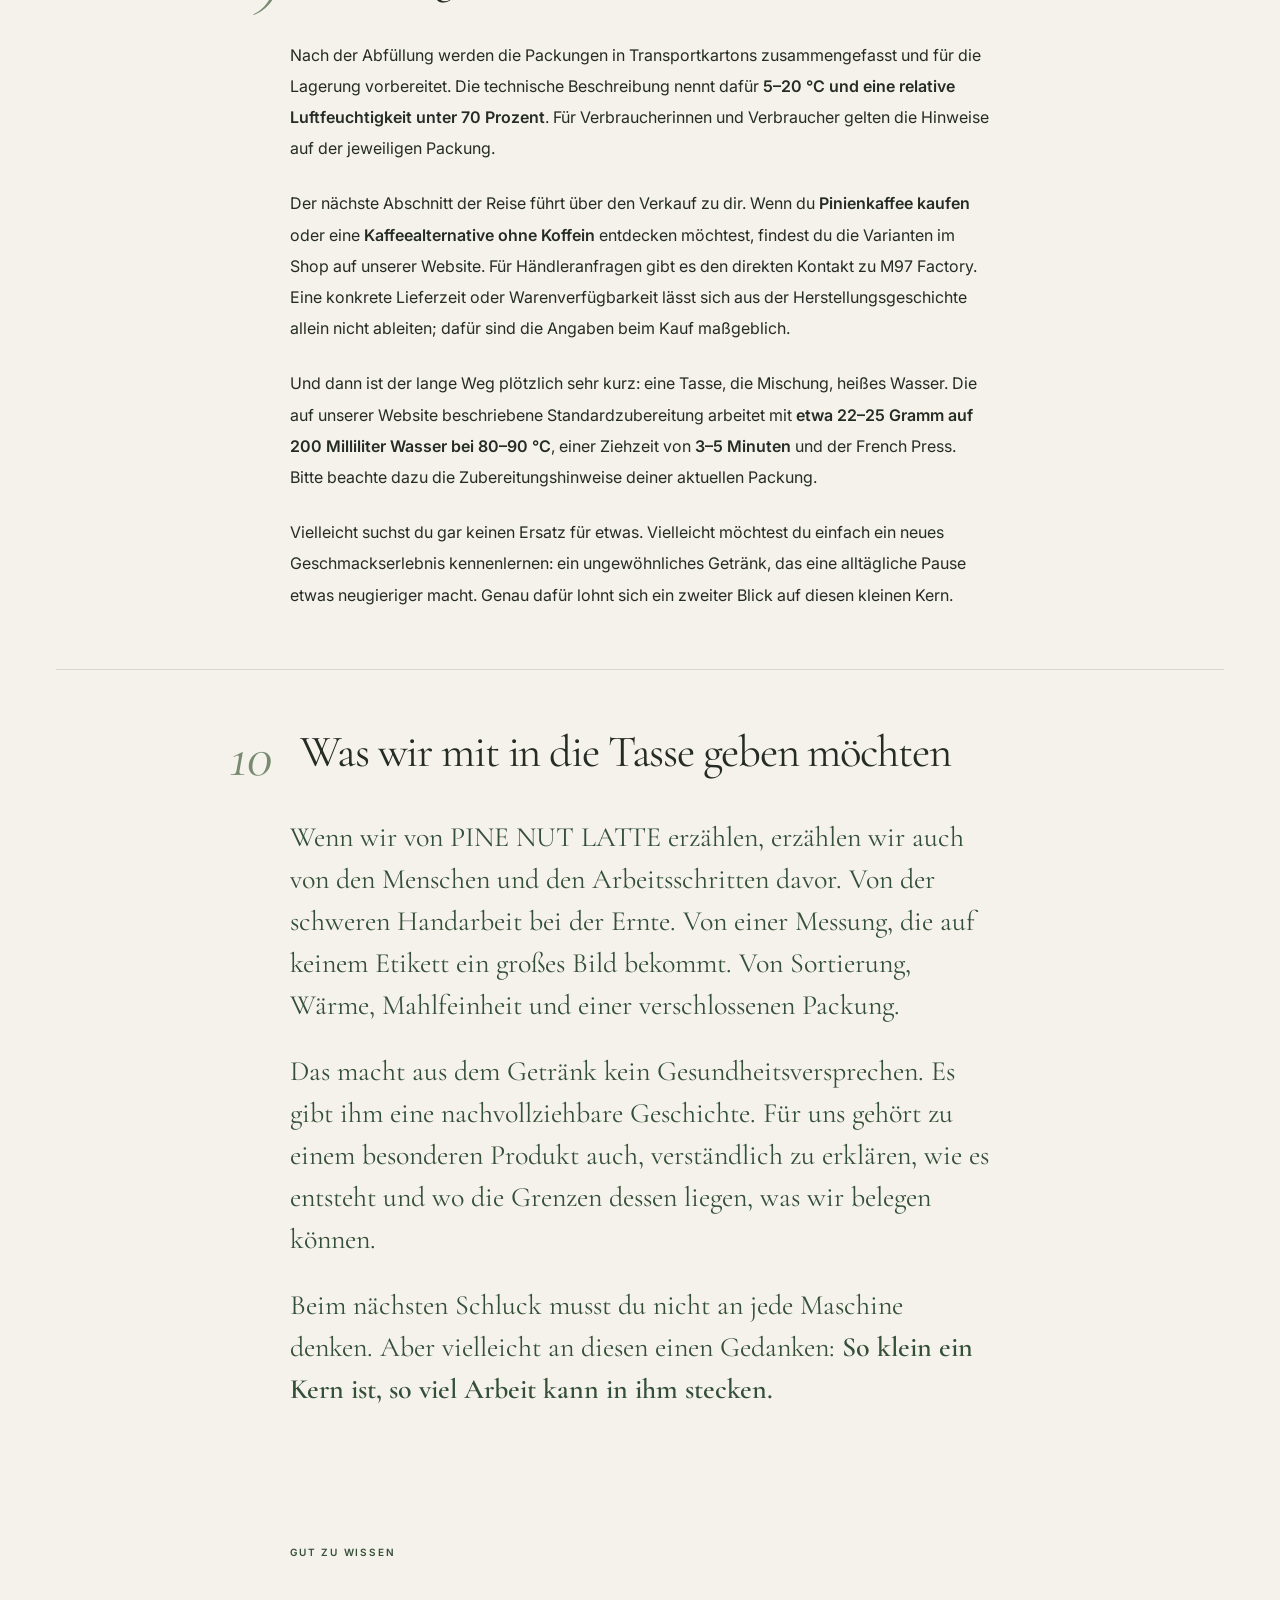
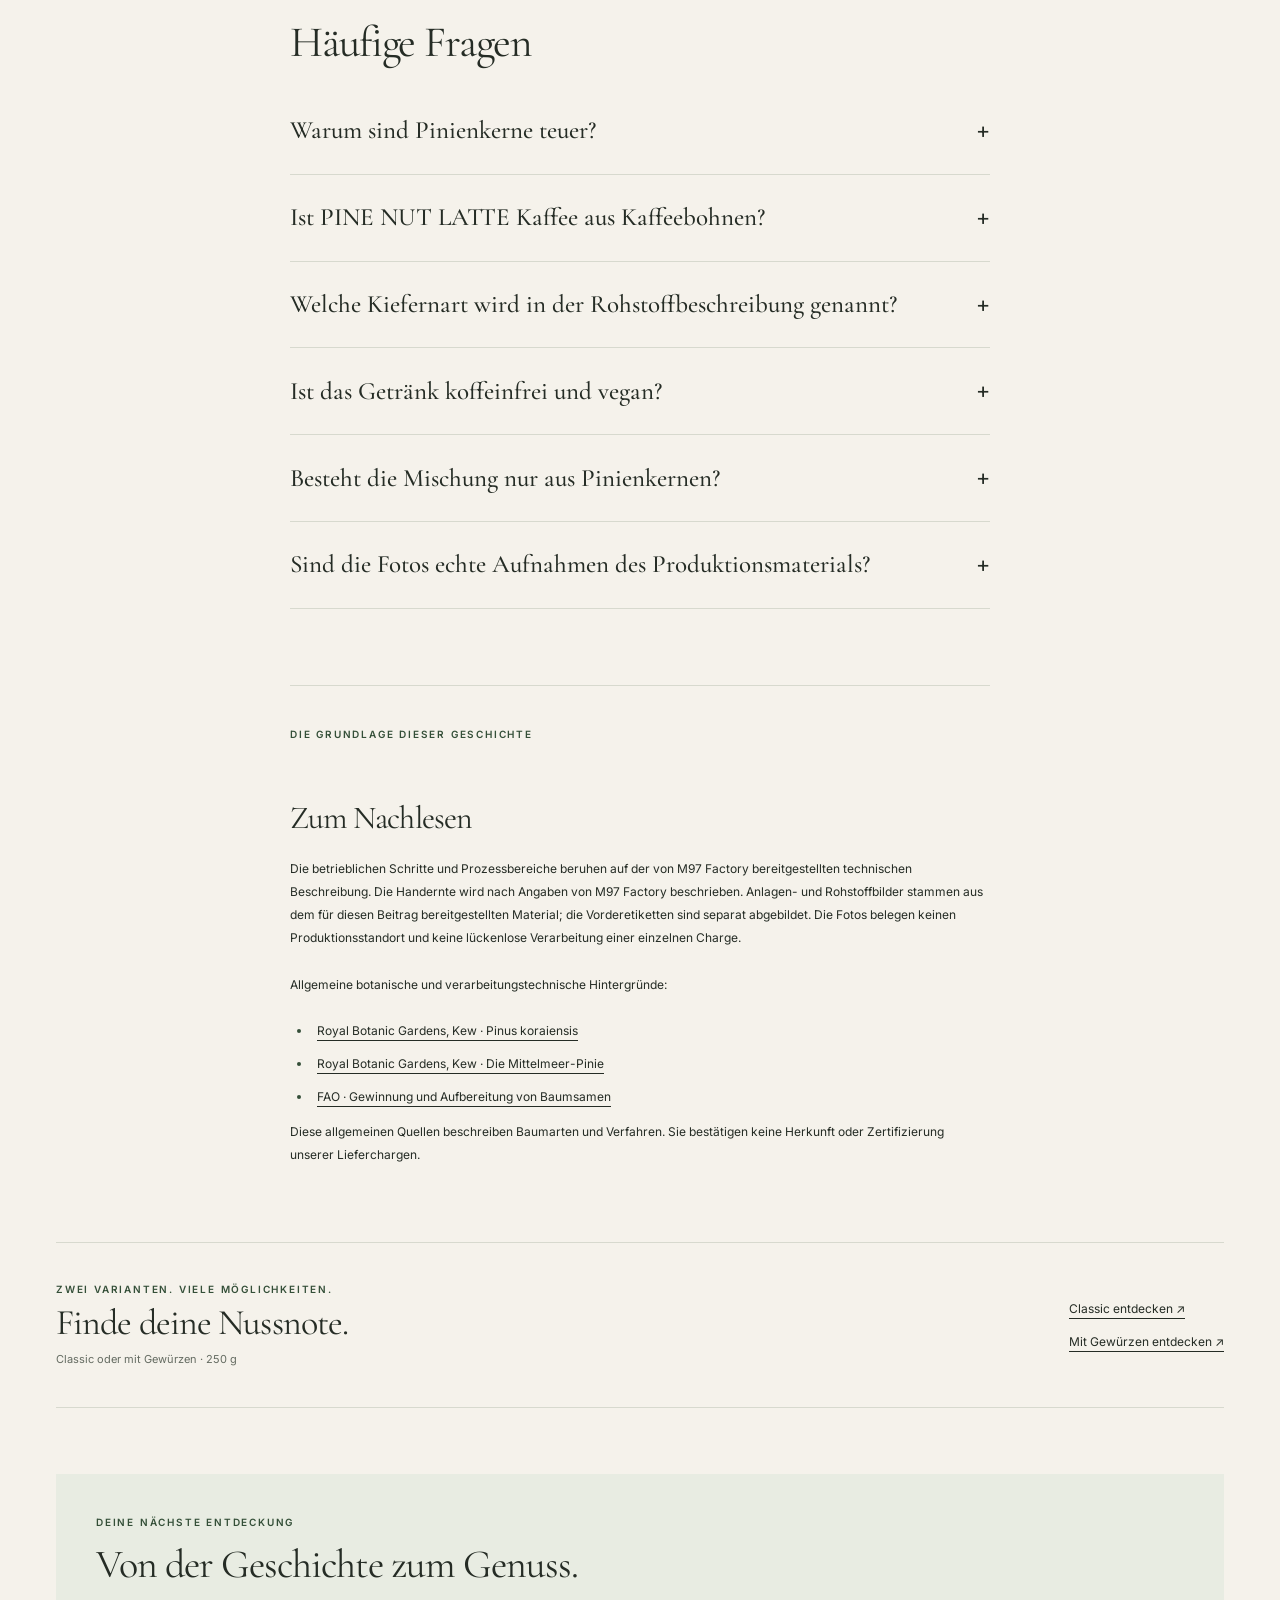
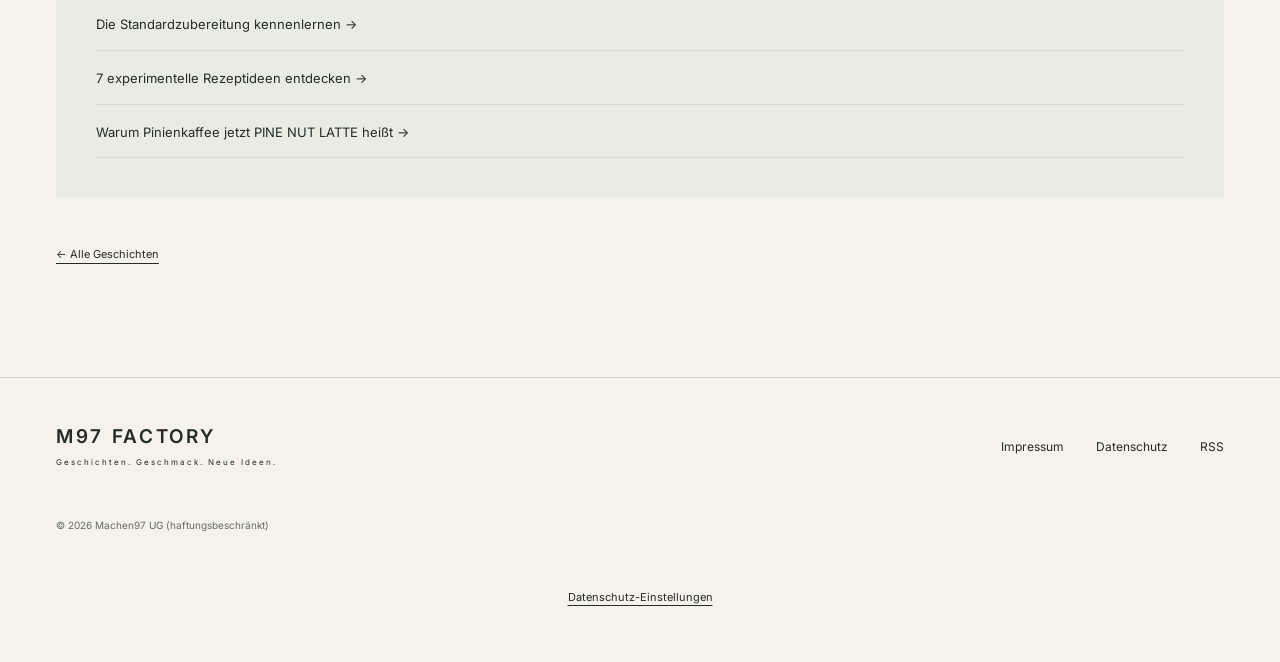
<file: magazin/pine-nut-latte-herstellung/index.html>
<!doctype html>
<!-- Generated editorial from content/editorial/*.md; never edit generated HTML. -->
<html lang="de"><head><meta charset="utf-8"><meta name="viewport" content="width=device-width, initial-scale=1">
<title>Wie PINE NUT LATTE entsteht: vom Zapfen in die Tasse | M97 Factory</title><meta name="description" content="Handernte, sorgfältige Sortierung, Rösten und Mahlen: Entdecke die Herstellung von PINE NUT LATTE und warum Pinienkerne so wertvoll sind."><meta name="robots" content="index, follow, max-image-preview:large">
<link rel="canonical" href="https://machen97.com/magazin/pine-nut-latte-herstellung/"><meta name="theme-color" content="#f5f2eb">
<meta property="og:type" content="article"><meta property="og:title" content="Wie PINE NUT LATTE entsteht: vom Zapfen in die Tasse | M97 Factory"><meta property="og:description" content="Handernte, sorgfältige Sortierung, Rösten und Mahlen: Entdecke die Herstellung von PINE NUT LATTE und warum Pinienkerne so wertvoll sind."><meta property="og:url" content="https://machen97.com/magazin/pine-nut-latte-herstellung/"><meta property="og:image" content="https://machen97.com/images/magazin/pine-nut-latte-herstellung/m97-pine-nut-latte-pinienkerne-sortierung.webp"><meta property="og:locale" content="de_DE"><meta property="og:site_name" content="M97 Factory">
<meta name="twitter:card" content="summary_large_image"><meta name="twitter:title" content="Wie PINE NUT LATTE entsteht: vom Zapfen in die Tasse | M97 Factory"><meta name="twitter:description" content="Handernte, sorgfältige Sortierung, Rösten und Mahlen: Entdecke die Herstellung von PINE NUT LATTE und warum Pinienkerne so wertvoll sind."><meta name="twitter:image" content="https://machen97.com/images/magazin/pine-nut-latte-herstellung/m97-pine-nut-latte-pinienkerne-sortierung.webp">
<link rel="icon" href="/favicon.ico"><link rel="alternate" type="application/rss+xml" title="M97 Factory Journal" href="/aktuelles/feed.xml">
<link rel="preconnect" href="https://fonts.googleapis.com"><link rel="preconnect" href="https://fonts.gstatic.com" crossorigin><link href="https://fonts.googleapis.com/css2?family=Cormorant+Garamond:ital,wght@0,400;0,500;0,600;1,400&family=Inter:wght@400;500;600&display=swap" rel="stylesheet">
<link rel="stylesheet" href="/aktuelles/editorial.css"><script src="/aktuelles/editorial.js" defer></script><script type="application/ld+json">{"@context": "https://schema.org", "@graph": [{"@type": "WebPage", "@id": "https://machen97.com/magazin/pine-nut-latte-herstellung/", "url": "https://machen97.com/magazin/pine-nut-latte-herstellung/", "name": "Wie PINE NUT LATTE entsteht: vom Zapfen in die Tasse", "inLanguage": "de-DE"}, {"@type": "BreadcrumbList", "itemListElement": [{"@type": "ListItem", "position": 1, "name": "Startseite", "item": "https://machen97.com/"}, {"@type": "ListItem", "position": 2, "name": "Journal", "item": "https://machen97.com/aktuelles/"}, {"@type": "ListItem", "position": 3, "name": "Wie PINE NUT LATTE entsteht: vom Zapfen in die Tasse", "item": "https://machen97.com/magazin/pine-nut-latte-herstellung/"}]}, {"@type": "BlogPosting", "headline": "Wie PINE NUT LATTE entsteht: vom Zapfen in die Tasse", "description": "Handernte, sorgfältige Sortierung, Rösten und Mahlen: Entdecke die Herstellung von PINE NUT LATTE und warum Pinienkerne so wertvoll sind.", "image": ["https://machen97.com/images/magazin/pine-nut-latte-herstellung/m97-pine-nut-latte-pinienkerne-sortierung.webp"], "mainEntityOfPage": {"@id": "https://machen97.com/magazin/pine-nut-latte-herstellung/"}, "inLanguage": "de-DE", "articleSection": "Herkunft & Handwerk", "author": {"@type": "Organization", "name": "M97 Factory"}, "publisher": {"@type": "Organization", "name": "M97 Factory", "url": "https://machen97.com"}, "keywords": ["PINE NUT LATTE", "Pinienkaffee Herstellung", "Pinienkerne", "Kaffeealternative ohne Koffein", "Besondere Heißgetränke"], "datePublished": "2026-10-13T09:44:54+03:00", "dateModified": "2026-10-13T09:44:54+03:00"}, {"@type": "FAQPage", "mainEntity": [{"@type": "Question", "name": "Warum sind Pinienkerne teuer?", "acceptedAnswer": {"@type": "Answer", "text": "Für unseren Rohstoff beschreiben wir die Ernte als Handarbeit. Dazu kommen die Gewinnung der Samen aus den Zapfen, das Schälen, Reinigen, Sortieren und der Transport. Der Preis hat mehrere Ursachen; Handarbeit ist ein wichtiger Teil davon, keine vollständige Preiskalkulation."}}, {"@type": "Question", "name": "Ist PINE NUT LATTE Kaffee aus Kaffeebohnen?", "acceptedAnswer": {"@type": "Answer", "text": "Nein. PINE NUT LATTE ist eine Getränkemischung mit Pinienkernen. Die Bezeichnungen Pinienkaffee oder Pinienkernkaffee beschreiben eine Kaffeealternative; sie bedeuten nicht, dass Kaffeebohnen enthalten sind."}}, {"@type": "Question", "name": "Welche Kiefernart wird in der Rohstoffbeschreibung genannt?", "acceptedAnswer": {"@type": "Answer", "text": "Die bereitgestellte technische Beschreibung nennt Pinus koraiensis, die Korea-Kiefer. Sie unterscheidet sich von der Mittelmeer-Pinie Pinus pinea. Der Artname ist keine Aussage über das Herkunftsland einer konkreten Charge."}}, {"@type": "Question", "name": "Ist das Getränk koffeinfrei und vegan?", "acceptedAnswer": {"@type": "Answer", "text": "Die Grundmischung wird als koffeinfrei und vegetarisch angeboten. Die derzeit auf unserer Website beschriebene Rezeptur enthält Milcheiweiß und ist nicht vegan. Zusätze wie Espresso oder Kakao können Koffein ins fertige Getränk bringen. Maßgeblich sind die aktuelle Zutaten- und Allergenkennzeichnung sowie die verwendeten Zusätze."}}, {"@type": "Question", "name": "Besteht die Mischung nur aus Pinienkernen?", "acceptedAnswer": {"@type": "Answer", "text": "Nein. Die aktuellen bereitgestellten Vorderetiketten nennen 51 Prozent Pinienkerne. Die weiteren Zutaten und Allergene stehen in der jeweils gültigen Zutatenliste. Classic und die Variante mit Gewürzen sind unterschiedliche Mischungen."}}, {"@type": "Question", "name": "Sind die Fotos echte Aufnahmen des Produktionsmaterials?", "acceptedAnswer": {"@type": "Answer", "text": "Die hier gezeigten Anlagen- und Rohstoffbilder wurden von M97 Factory für diese Geschichte bereitgestellt. Sie zeigen einzelne Stationen und Ausrüstung; sie dokumentieren nicht lückenlos die Verarbeitung einer bestimmten Charge. Die neuen Vorderetiketten werden als Etiketten gezeigt, nicht als fotografierte fertige Verpackungen."}}]}]}</script><!-- M97 Google Ads: consent-gated shared tag -->
<link rel="stylesheet" href="/assets/google-ads.css">
<script src="/assets/google-ads.js" defer></script>
<!-- /M97 Google Ads -->
</head><body>
<a class="skip" href="#content">Zum Inhalt</a>
<header class="journal-header"><a class="wordmark" href="/aktuelles/">M97 FACTORY<span>THE JOURNAL</span></a><nav aria-label="Hauptnavigation"><a href="/aktuelles/">Journal</a><a href="/">Zur Startseite <span aria-hidden="true">↗</span></a></nav></header>
<main id="content"><nav class="breadcrumbs" aria-label="Brotkrümelnavigation"><a href="/">Startseite</a><span>/</span><a href="/aktuelles/">Journal</a><span>/</span><span>Herkunft &amp; Handwerk</span></nav><article class="editorial production-story"><header class="story-heading"><span class="eyebrow">Herkunft &amp; Handwerk · Eine Reise mit M97 Factory</span><h1>Ein kleiner Kern. Eine lange Reise.</h1><div class="standfirst"><p>Bevor PINE NUT LATTE in deiner Tasse landet, beginnt seine Geschichte mit einem Zapfen, mit Händen und mit Arbeit. Wir nehmen dich mit: von der Ernte der Pinienkerne über die Verarbeitung bis zu dem Moment, in dem aus einer ungewöhnlichen Zutat deine nächste Kaffeepause wird.</p></div><p class="byline">M97 Factory · 13.10.2026 · 11 Minuten Lesezeit</p></header><figure class="photo hero-photo"><img src="/images/magazin/pine-nut-latte-herstellung/m97-pine-nut-latte-pinienkerne-sortierung.webp" srcset="/images/magazin/pine-nut-latte-herstellung/m97-pine-nut-latte-pinienkerne-sortierung-640.webp 640w, /images/magazin/pine-nut-latte-herstellung/m97-pine-nut-latte-pinienkerne-sortierung-1280.webp 1280w, /images/magazin/pine-nut-latte-herstellung/m97-pine-nut-latte-pinienkerne-sortierung.webp 1920w" sizes="100vw" width="1920" height="1066" alt="Helle geschälte Pinienkerne auf einem Förder- und Sortierband" fetchpriority="high" decoding="async"><figcaption>Geschälte Kerne auf der Sortierlinie. Aufnahme aus dem bereitgestellten Produktionsmaterial.</figcaption></figure><div class="production-facts" aria-label="Das Produkt in Kürze"><div><strong>51 %</strong><span>Pinienkerne laut Vorderetikett</span></div><div><strong>250 g</strong><span>Classic &amp; mit Gewürzen</span></div><div><strong>Von Hand</strong><span>Die Ernte am Anfang der Reise</span></div></div><nav class="production-route" aria-label="Stationen der Herstellung"><span class="eyebrow">Folge dem Kern</span><ol><li><a href="#station-01"><span>01</span>Handernte</a></li><li><a href="#station-02"><span>02</span>Der Kern</a></li><li><a href="#station-03"><span>03</span>Ankunft</a></li><li><a href="#station-04"><span>04</span>Sortierung</a></li><li><a href="#station-05"><span>05</span>Wärme</a></li><li><a href="#station-06"><span>06</span>Mahlen</a></li><li><a href="#station-07"><span>07</span>Rezeptur</a></li><li><a href="#station-08"><span>08</span>Verpackung</a></li><li><a href="#station-09"><span>09</span>Deine Tasse</a></li><li><a href="#station-10"><span>10</span>Was bleibt</a></li></ol></nav><section id="station-01" class="production-chapter has-photo"><div class="production-chapter-title"><span class="recipe-number">01</span><h2>Bevor eine Maschine läuft, haben Menschen gesammelt</h2></div><div class="production-chapter-layout"><div class="production-copy"><p>Wer eine Packung Pinienkerne öffnet, sieht helle, kleine Kerne. Was man nicht sieht: den Zapfen, die Schale und die vielen Handgriffe davor. Ein Kern kommt nicht fertig aus dem Wald. Er muss erst zugänglich werden.</p><p>Die Ernte der für unseren Getränkerohstoff verwendeten Samen erfolgt von Hand. Das ist körperlich schwere Arbeit. Zapfen müssen gesammelt, bewegt und weiterverarbeitet werden; danach gilt es, die Samen zu gewinnen und ihren essbaren Kern von der Schale zu trennen. Jeder dieser Schritte braucht Zeit, bevor überhaupt an ein Getränk zu denken ist.</p><p>Handarbeit ist deshalb ein wichtiger Teil der Antwort auf die Frage: <strong>Warum sind Pinienkerne so teuer?</strong> Hinzu kommen Aufbereitung, Sortierung und Transport. Der Preis entsteht entlang einer ganzen Kette. Wer diese Kette kennt, schaut anders auf eine kleine Handvoll Kerne.</p><p>Wir möchten diese Arbeit sichtbar machen. Denn sie gehört zu unserem Getränk, auch wenn sie auf der fertigen Packung kaum zu erkennen ist. Die genaue Erntemethode unterscheidet sich je nach Baumart und Herkunft. Im nächsten Abschnitt schauen wir uns zunächst an, was ein Pinienkern eigentlich ist.</p></div><figure class="photo "><img src="/images/magazin/pine-nut-latte-herstellung/m97-pinienkerne-in-schale-siebung.webp" srcset="/images/magazin/pine-nut-latte-herstellung/m97-pinienkerne-in-schale-siebung-640.webp 640w, /images/magazin/pine-nut-latte-herstellung/m97-pinienkerne-in-schale-siebung-1280.webp 1280w, /images/magazin/pine-nut-latte-herstellung/m97-pinienkerne-in-schale-siebung.webp 1920w" sizes="(max-width: 700px) 100vw, 45vw" width="1920" height="1066" alt="Ungeschälte Pinienkerne in einem gerahmten Sieb" loading="lazy" decoding="async"><figcaption>Vor dem hellen Kern kommt die dunkle Schale: ungeschälte Samen im Sieb.</figcaption></figure></div></section><section id="station-02" class="production-chapter"><div class="production-chapter-title"><span class="recipe-number">02</span><h2>Pinienkern, Zedernuss: Was steckt eigentlich im Namen?</h2></div><div class="production-copy"><p>Vielleicht kennst du Pinienkerne aus Pesto. Vielleicht bist du über <strong>Pinienkaffee</strong> oder <strong>Pinienkernkaffee</strong> auf uns gestoßen. Hinter diesen vertrauten Wörtern steckt eine botanisch interessante Vielfalt: Essbare Kerne werden von unterschiedlichen Kiefernarten gewonnen.</p><p>Die Mittelmeer-Pinie heißt <em>Pinus pinea</em>. In unserer technischen Rohstoffbeschreibung wird dagegen <em>Pinus koraiensis</em>, die Korea-Kiefer, genannt. Beides sind Kiefern, aber unterschiedliche Arten. Die häufig im Zusammenhang mit asiatischen Kiefern verwendete Bezeichnung „Zedernuss“ ist daher nicht mit einer botanisch echten Zeder der Gattung <em>Cedrus</em> gleichzusetzen.</p><p>Die Unterscheidung ist mehr als ein Detail für Pflanzenfreunde. Sie hilft, Bilder, Namen und Herkunftsangaben richtig einzuordnen. Eine mediterrane Pinie auf einem Foto wäre kein Beleg für unseren Rohstoff. Ebenso lässt sich aus dem natürlichen Verbreitungsgebiet eines Baumes nicht das Herkunftsland einer konkreten Lieferung ableiten.</p><p>In der allgemeinen Zapfenaufbereitung können Trocknung und mechanische Verarbeitung dazu dienen, die Samen zugänglich zu machen. Wie das geschieht, hängt von der Art und dem Verfahren ab. Danach folgt noch eine zweite Aufgabe: <strong>die harte Samenschale vom essbaren Kern zu trennen.</strong> Auf unseren Produktionsbildern lässt sich dieser Unterschied gut sehen.</p></div></section><section id="station-03" class="production-chapter has-photo"><div class="production-chapter-title"><span class="recipe-number">03</span><h2>Ankommen heißt zuerst: genau hinsehen</h2></div><div class="production-chapter-layout"><div class="production-copy"><p>Gehen wir einen Schritt näher an die Verarbeitung heran. Vor uns liegen Kerne, keine Kaffeebohnen. Auf den Bildern fließen sie über Bänder und durch die Anlage. Doch bevor aus diesem Rohstoff eine Mischung werden kann, muss klar sein, was angekommen ist.</p><p>Nach unserer Produktionsbeschreibung erhält jede eingehende Partie eine eindeutige Chargennummer. Die Kerne werden auf ihr Aussehen, ihren Geruch und ihren Zustand geprüft. Auffälligkeiten wie Schimmel oder mechanische Schäden gehören zur Eingangskontrolle; außerdem wird die Feuchtigkeit gemessen.</p><p>Für die Rohstoffannahme nennt die Beschreibung eine Feuchtigkeit von <strong>unter 8 Prozent</strong>. Ein solches Messgerät wirkt unscheinbar neben den großen Trichtern. Für den weiteren Prozess ist die Frage nach der Feuchtigkeit jedoch ebenso konkret wie die Frage nach Gewicht oder Temperatur.</p><p>Die Chargennummer begleitet das Material durch die Verarbeitung. Sie schafft eine Verbindung zwischen Eingang, Bearbeitung und fertiger Packung. Rückverfolgbarkeit beginnt damit nicht erst beim Aufdruck auf dem Beutel, sondern beim ersten Schritt im Betrieb.</p></div><figure class="photo "><img src="/images/magazin/pine-nut-latte-herstellung/m97-pinienkerne-feuchtigkeitskontrolle.webp" srcset="/images/magazin/pine-nut-latte-herstellung/m97-pinienkerne-feuchtigkeitskontrolle-640.webp 640w, /images/magazin/pine-nut-latte-herstellung/m97-pinienkerne-feuchtigkeitskontrolle-1280.webp 1200w, /images/magazin/pine-nut-latte-herstellung/m97-pinienkerne-feuchtigkeitskontrolle.webp 1200w" sizes="(max-width: 700px) 100vw, 45vw" width="1200" height="1600" alt="Feuchtigkeitsmessgerät Wile 65 auf einer Edelstahlfläche" loading="lazy" decoding="async"><figcaption>Feuchtigkeit wird gemessen. Das Foto zeigt das Messgerät, keinen dokumentierten Messwert.</figcaption></figure></div></section><section id="station-04" class="production-chapter"><div class="production-chapter-title"><span class="recipe-number">04</span><h2>Was bleiben soll, ist der Kern</h2></div><div class="production-copy"><p>Auf einem Foto sieht man dunkle Schalenstücke in einer blauen Anlage. Auf einem anderen liegen helle Kerne auf dem Band. Zwei Bilder, die denselben Weg von unterschiedlichen Seiten zeigen: Es reicht nicht, eine Schale zu öffnen. Man muss anschließend sauber trennen.</p><p>Die beschriebene Reinigung kombiniert <strong>Vibrationssiebe, Luftabsaugung und magnetische Abtrennung</strong>. Siebe arbeiten mit Größenunterschieden. Der Luftstrom hilft, leichte Bestandteile abzuführen. Die magnetische Stufe dient dazu, magnetisch erfassbare Metallpartikel abzuscheiden. Jede Methode erfüllt eine eigene Aufgabe.</p><p>Das bereitgestellte Bildmaterial zeigt außerdem eine optische Sortieranlage. Sie ergänzt die Trennung durch die Beurteilung sichtbarer Merkmale, etwa Farbunterschiede. Technik kann hier viel unterstützen; sie macht die Verantwortung der Menschen für Einstellung und Kontrolle nicht überflüssig.</p><p>Für uns ist das ein guter Moment, kurz stehen zu bleiben. Der Kern ist klein. Die Aufmerksamkeit, die er bekommt, ist es nicht. Gerade bei einem Rohstoff, dessen Gewinnung so viel Arbeit verlangt, zählt ein sorgfältiger Umgang auf jeder weiteren Station.</p></div><div class="production-diptych"><figure class="photo "><img src="/images/magazin/pine-nut-latte-herstellung/m97-pinienkerne-schalen-abtrennung.webp" srcset="/images/magazin/pine-nut-latte-herstellung/m97-pinienkerne-schalen-abtrennung-640.webp 640w, /images/magazin/pine-nut-latte-herstellung/m97-pinienkerne-schalen-abtrennung-1280.webp 1280w, /images/magazin/pine-nut-latte-herstellung/m97-pinienkerne-schalen-abtrennung.webp 1920w" sizes="(max-width: 700px) 100vw, 45vw" width="1920" height="931" alt="Schalenstücke im Sichtfenster einer blauen Verarbeitungsanlage" loading="lazy" decoding="async"><figcaption>Schalenstücke in der Anlage. Die Trennung von Schale und Kern ist ein eigener Arbeitsschritt.</figcaption></figure><figure class="photo "><img src="/images/magazin/pine-nut-latte-herstellung/m97-pinienkerne-optische-sortierung-steuerung.webp" srcset="/images/magazin/pine-nut-latte-herstellung/m97-pinienkerne-optische-sortierung-steuerung-640.webp 640w, /images/magazin/pine-nut-latte-herstellung/m97-pinienkerne-optische-sortierung-steuerung-1280.webp 1280w, /images/magazin/pine-nut-latte-herstellung/m97-pinienkerne-optische-sortierung-steuerung.webp 1920w" sizes="(max-width: 700px) 100vw, 45vw" width="1920" height="1066" alt="Bedienfeld einer Anlage zur optischen Sortierung von Pinienkernen" loading="lazy" decoding="async"><figcaption>Das Bedienfeld der Sortieranlage: Technik ergänzt die Kontrolle durch Menschen.</figcaption></figure></div></section><section id="station-05" class="production-chapter"><div class="production-chapter-title"><span class="recipe-number">05</span><h2>Erst trocknen. Dann den Geschmack entwickeln.</h2></div><div class="production-copy"><p>Trocknung und Röstung sind zwei unterschiedliche Schritte. Die Trocknung bereitet das Material vor. Die Röstung verändert seinen Geschmack. In der technischen Beschreibung stehen deshalb für beide eigene Zeit- und Temperaturbereiche.</p><p>Zuerst werden die Kerne bei <strong>50–55 °C für etwa 90–120 Minuten</strong> getrocknet. Die vorgesehene Zielfeuchtigkeit liegt bei <strong>3–5 Prozent</strong> und wird während des Vorgangs überprüft. Danach folgt die leichte Röstung: <strong>150–160 °C für etwa 15–20 Minuten</strong>, unter visueller Kontrolle.</p><p>Hier beginnt sich der Weg zum besonderen Heißgetränk abzuzeichnen. Wer schon einmal Kerne in einer Pfanne geröstet hat, kennt die Veränderung ihres Aromas. In der Produktion soll dieser Schritt kontrolliert ablaufen: Temperatur, Dauer und Zustand des Materials gehören zusammen.</p><p>Anschließend werden die Kerne mit gekühlter, gefilterter Luft auf <strong>höchstens 35 °C</strong> abgekühlt. Die Wärme soll nicht unkontrolliert weiterwirken. Erst danach geht es zur nächsten Station.</p><aside class="editor-note">Die genannten Bereiche stammen aus unserer bereitgestellten technischen Prozessbeschreibung. Sie beschreiben das vorgesehene Verfahren; sie sind keine Messprotokolle einer einzelnen Charge und keine Anleitung zum Nachmachen zu Hause.</aside></div><aside class="production-temperature" aria-label="Drei Schritte aus der Prozessbeschreibung"><div><span>Trocknen</span><strong>50–55 °C</strong><small>90–120 Minuten</small></div><div><span>Leicht rösten</span><strong>150–160 °C</strong><small>15–20 Minuten</small></div><div><span>Abkühlen</span><strong>≤ 35 °C</strong><small>Vor dem Mahlen</small></div></aside></section><section id="station-06" class="production-chapter has-photo"><div class="production-chapter-title"><span class="recipe-number">06</span><h2>Aus dem Kern wird ein feines Pulver</h2></div><div class="production-chapter-layout"><div class="production-copy"><p>Jetzt verändert sich die Gestalt des Rohstoffs. Der helle Kern, den man zwischen zwei Fingern halten könnte, wird gemahlen. Die Edelstahl-Mahlanlage auf unserem Foto macht diesen Übergang greifbar: Einfülltrichter, Mahlraum und eine Einstellung für die Feinheit.</p><p>Für den beschriebenen Prozess ist ein Pulver mit Partikeln von <strong>unter 300 Mikrometern</strong> vorgesehen. Das entspricht weniger als 0,3 Millimetern. Gleichzeitig soll die Temperatur beim Mahlen <strong>45 °C nicht überschreiten</strong>. Es geht also nicht allein darum, möglichst klein zu mahlen, sondern auch darum, die Bedingungen dabei zu kontrollieren.</p><p>Für deine Tasse ist dieser Schritt wichtig: Das Zerkleinern macht aus dem ganzen Kern eine Zutat, die sich in einer Getränkemischung einsetzen lässt. Ein fein gemahlenes Lebensmittel ist allerdings nicht automatisch vollständig löslich. Zubereitung, Ziehzeit und gegebenenfalls das Abtrennen von Partikeln bleiben Teil des späteren Genusses.</p></div><figure class="photo "><img src="/images/magazin/pine-nut-latte-herstellung/m97-pine-nut-latte-mahlanlage.webp" srcset="/images/magazin/pine-nut-latte-herstellung/m97-pine-nut-latte-mahlanlage-640.webp 640w, /images/magazin/pine-nut-latte-herstellung/m97-pine-nut-latte-mahlanlage-1280.webp 1280w, /images/magazin/pine-nut-latte-herstellung/m97-pine-nut-latte-mahlanlage.webp 1920w" sizes="(max-width: 700px) 100vw, 45vw" width="1920" height="2560" alt="Edelstahl-Mahlanlage mit Einfülltrichter und Einstellung für die Mahlfeinheit" loading="lazy" decoding="async"><figcaption>Ein Blick auf die Mahlanlage aus dem bereitgestellten Produktionsmaterial.</figcaption></figure></div></section><section id="station-07" class="production-chapter"><div class="production-chapter-title"><span class="recipe-number">07</span><h2>51 Prozent Pinienkerne. Zwei Wege zum Geschmack.</h2></div><div class="production-copy"><p>PINE NUT LATTE ist eine <strong>Getränkemischung mit 51 Prozent Pinienkernen</strong>, kein Beutel mit ausschließlich gemahlenen Kernen. Nach dem Mahlen werden die weiteren Zutaten dosiert eingebracht und gleichmäßig vermischt. Die Prozessbeschreibung sieht dafür etwa <strong>15–20 Minuten</strong> vor.</p><p>Classic stellt die Nussnote in den Mittelpunkt. Die Variante mit Gewürzen ergänzt sie um eine andere geschmackliche Richtung. Welche Zutaten im Detail enthalten sind, sagt die jeweils aktuelle Zutatenliste auf der Verpackung. Sie ist auch bei Rezepturänderungen der richtige Bezugspunkt.</p><p>Ein Punkt ist dabei besonders wichtig: <strong>Die derzeit auf unserer Website beschriebene Rezeptur enthält Milcheiweiß.</strong> Vegetarisch bedeutet deshalb nicht vegan. Auch die Zubereitung mit einem Pflanzendrink macht diese Mischung nicht zu einem veganen Produkt.</p><p>Vor dem Abfüllen werden Proben der Mischung beurteilt: Feuchtigkeit, Gleichmäßigkeit, Geruch, Farbe und sensorischer Eindruck. So endet die Arbeit nicht mit dem Einschalten des Mischers. Die fertige Mischung muss erneut betrachtet werden.</p></div><div class="production-labels"><figure class="photo "><img src="/images/magazin/pine-nut-latte/label-classic.webp" srcset="/images/magazin/pine-nut-latte/label-classic-640.webp 640w, /images/magazin/pine-nut-latte/label-classic-1280.webp 1280w, /images/magazin/pine-nut-latte/label-classic.webp 1323w" sizes="(max-width: 700px) 100vw, 50vw" alt="Vorderetikett PINE NUT LATTE Classic 250 g" width="1323" height="1559" loading=lazy decoding="async"><figcaption>Neues Vorderetikett · Classic · 250 g</figcaption></figure><figure class="photo "><img src="/images/magazin/pine-nut-latte/label-spiced.webp" srcset="/images/magazin/pine-nut-latte/label-spiced-640.webp 640w, /images/magazin/pine-nut-latte/label-spiced-1280.webp 1280w, /images/magazin/pine-nut-latte/label-spiced.webp 1323w" sizes="(max-width: 700px) 100vw, 50vw" alt="Vorderetikett PINE NUT LATTE mit Gewürzen 250 g" width="1323" height="1559" loading=lazy decoding="async"><figcaption>Neues Vorderetikett · mit Gewürzen · 250 g</figcaption></figure></div></section><section id="station-08" class="production-chapter has-photo"><div class="production-chapter-title"><span class="recipe-number">08</span><h2>Eine Packung ist mehr als ihre Vorderseite</h2></div><div class="production-chapter-layout"><div class="production-copy"><p>Das neue Etikett ist der Teil, den du zuerst siehst. Hinter ihm steckt eine weniger sichtbare Aufgabe: Das Pulver auf seinem weiteren Weg zu schützen und eine praktische Portion für den Alltag daraus zu machen.</p><p>Die Produktionsbeschreibung sieht <strong>250-Gramm-Beutel</strong> mit mehrschichtigem Barrierematerial vor. Eine solche Verpackung soll den Kontakt mit Feuchtigkeit, Licht und Sauerstoff begrenzen. Die Mischung wird über eine Schneckendosierung eingefüllt; danach werden die Beutel verschlossen und gekennzeichnet.</p><p>Im beschriebenen Verfahren ist außerdem eine Vakuumierung oder die Verwendung von Stickstoff vorgesehen. Daraus lässt sich nicht ableiten, dass jede einzelne Packung auf dieselbe Weise behandelt wurde. Entscheidend bleiben das tatsächlich eingesetzte Verfahren und die dokumentierte Kontrolle der Verpackung.</p><p>Zur Kennzeichnung gehören die Angaben, die beim Einkauf und später zu Hause Orientierung geben: Zutaten, Allergene, Datum und Charge. Ein wiederverschließbarer Beutel ist praktisch. Er ersetzt aber nicht das sorgfältige Verschließen und die Lagerhinweise der aktuellen Verpackung.</p></div><figure class="photo "><img src="/images/magazin/pine-nut-latte-herstellung/m97-pine-nut-latte-schneckendosierung-abfuellung.webp" srcset="/images/magazin/pine-nut-latte-herstellung/m97-pine-nut-latte-schneckendosierung-abfuellung-640.webp 640w, /images/magazin/pine-nut-latte-herstellung/m97-pine-nut-latte-schneckendosierung-abfuellung-1280.webp 1280w, /images/magazin/pine-nut-latte-herstellung/m97-pine-nut-latte-schneckendosierung-abfuellung.webp 1920w" sizes="(max-width: 700px) 100vw, 45vw" width="1920" height="2560" alt="Edelstahl-Dosieranlage mit Trichter und schrägem Förderrohr" loading="lazy" decoding="async"><figcaption>Fördern und dosieren: die Anlage vor der Abfüllung in die Verkaufsverpackung.</figcaption></figure></div></section><section id="station-09" class="production-chapter"><div class="production-chapter-title"><span class="recipe-number">09</span><h2>Vom Lager zu deinem ersten Schluck</h2></div><div class="production-copy"><p>Nach der Abfüllung werden die Packungen in Transportkartons zusammengefasst und für die Lagerung vorbereitet. Die technische Beschreibung nennt dafür <strong>5–20 °C und eine relative Luftfeuchtigkeit unter 70 Prozent</strong>. Für Verbraucherinnen und Verbraucher gelten die Hinweise auf der jeweiligen Packung.</p><p>Der nächste Abschnitt der Reise führt über den Verkauf zu dir. Wenn du <strong>Pinienkaffee kaufen</strong> oder eine <strong>Kaffeealternative ohne Koffein</strong> entdecken möchtest, findest du die Varianten im Shop auf unserer Website. Für Händleranfragen gibt es den direkten Kontakt zu M97 Factory. Eine konkrete Lieferzeit oder Warenverfügbarkeit lässt sich aus der Herstellungsgeschichte allein nicht ableiten; dafür sind die Angaben beim Kauf maßgeblich.</p><p>Und dann ist der lange Weg plötzlich sehr kurz: eine Tasse, die Mischung, heißes Wasser. Die auf unserer Website beschriebene Standardzubereitung arbeitet mit <strong>etwa 22–25 Gramm auf 200 Milliliter Wasser bei 80–90 °C</strong>, einer Ziehzeit von <strong>3–5 Minuten</strong> und der French Press. Bitte beachte dazu die Zubereitungshinweise deiner aktuellen Packung.</p><p>Vielleicht suchst du gar keinen Ersatz für etwas. Vielleicht möchtest du einfach ein neues Geschmackserlebnis kennenlernen: ein ungewöhnliches Getränk, das eine alltägliche Pause etwas neugieriger macht. Genau dafür lohnt sich ein zweiter Blick auf diesen kleinen Kern.</p></div></section><section id="station-10" class="production-chapter"><div class="production-chapter-title"><span class="recipe-number">10</span><h2>Was wir mit in die Tasse geben möchten</h2></div><div class="production-copy"><p>Wenn wir von PINE NUT LATTE erzählen, erzählen wir auch von den Menschen und den Arbeitsschritten davor. Von der schweren Handarbeit bei der Ernte. Von einer Messung, die auf keinem Etikett ein großes Bild bekommt. Von Sortierung, Wärme, Mahlfeinheit und einer verschlossenen Packung.</p><p>Das macht aus dem Getränk kein Gesundheitsversprechen. Es gibt ihm eine nachvollziehbare Geschichte. Für uns gehört zu einem besonderen Produkt auch, verständlich zu erklären, wie es entsteht und wo die Grenzen dessen liegen, was wir belegen können.</p><p>Beim nächsten Schluck musst du nicht an jede Maschine denken. Aber vielleicht an diesen einen Gedanken: <strong>So klein ein Kern ist, so viel Arbeit kann in ihm stecken.</strong></p></div></section><section class="faq prose" id="faq"><span class="eyebrow">Gut zu wissen</span><h2>Häufige Fragen</h2><details><summary><h3>Warum sind Pinienkerne teuer?</h3><span aria-hidden="true">+</span></summary><div><p>Für unseren Rohstoff beschreiben wir die Ernte als Handarbeit. Dazu kommen die Gewinnung der Samen aus den Zapfen, das Schälen, Reinigen, Sortieren und der Transport. Der Preis hat mehrere Ursachen; Handarbeit ist ein wichtiger Teil davon, keine vollständige Preiskalkulation.</p></div></details><details><summary><h3>Ist PINE NUT LATTE Kaffee aus Kaffeebohnen?</h3><span aria-hidden="true">+</span></summary><div><p>Nein. PINE NUT LATTE ist eine Getränkemischung mit Pinienkernen. Die Bezeichnungen Pinienkaffee oder Pinienkernkaffee beschreiben eine Kaffeealternative; sie bedeuten nicht, dass Kaffeebohnen enthalten sind.</p></div></details><details><summary><h3>Welche Kiefernart wird in der Rohstoffbeschreibung genannt?</h3><span aria-hidden="true">+</span></summary><div><p>Die bereitgestellte technische Beschreibung nennt Pinus koraiensis, die Korea-Kiefer. Sie unterscheidet sich von der Mittelmeer-Pinie Pinus pinea. Der Artname ist keine Aussage über das Herkunftsland einer konkreten Charge.</p></div></details><details><summary><h3>Ist das Getränk koffeinfrei und vegan?</h3><span aria-hidden="true">+</span></summary><div><p>Die Grundmischung wird als koffeinfrei und vegetarisch angeboten. Die derzeit auf unserer Website beschriebene Rezeptur enthält Milcheiweiß und ist nicht vegan. Zusätze wie Espresso oder Kakao können Koffein ins fertige Getränk bringen. Maßgeblich sind die aktuelle Zutaten- und Allergenkennzeichnung sowie die verwendeten Zusätze.</p></div></details><details><summary><h3>Besteht die Mischung nur aus Pinienkernen?</h3><span aria-hidden="true">+</span></summary><div><p>Nein. Die aktuellen bereitgestellten Vorderetiketten nennen 51 Prozent Pinienkerne. Die weiteren Zutaten und Allergene stehen in der jeweils gültigen Zutatenliste. Classic und die Variante mit Gewürzen sind unterschiedliche Mischungen.</p></div></details><details><summary><h3>Sind die Fotos echte Aufnahmen des Produktionsmaterials?</h3><span aria-hidden="true">+</span></summary><div><p>Die hier gezeigten Anlagen- und Rohstoffbilder wurden von M97 Factory für diese Geschichte bereitgestellt. Sie zeigen einzelne Stationen und Ausrüstung; sie dokumentieren nicht lückenlos die Verarbeitung einer bestimmten Charge. Die neuen Vorderetiketten werden als Etiketten gezeigt, nicht als fotografierte fertige Verpackungen.</p></div></details></section><section class="production-sources prose"><span class="eyebrow">Die Grundlage dieser Geschichte</span><h2>Zum Nachlesen</h2><p>Die betrieblichen Schritte und Prozessbereiche beruhen auf der von M97 Factory bereitgestellten technischen Beschreibung. Die Handernte wird nach Angaben von M97 Factory beschrieben. Anlagen- und Rohstoffbilder stammen aus dem für diesen Beitrag bereitgestellten Material; die Vorderetiketten sind separat abgebildet. Die Fotos belegen keinen Produktionsstandort und keine lückenlose Verarbeitung einer einzelnen Charge.</p><p>Allgemeine botanische und verarbeitungstechnische Hintergründe:</p><ul><li><a href="https://powo.science.kew.org/taxon/urn%3Alsid%3Aipni.org%3Anames%3A263037-1" target="_blank" rel="noopener noreferrer">Royal Botanic Gardens, Kew · Pinus koraiensis</a></li><li><a href="https://www.kew.org/plants/stone-pine" target="_blank" rel="noopener noreferrer">Royal Botanic Gardens, Kew · Die Mittelmeer-Pinie</a></li><li><a href="https://www.fao.org/4/ad232e/ad232e06.htm" target="_blank" rel="noopener noreferrer">FAO · Gewinnung und Aufbereitung von Baumsamen</a></li></ul><p>Diese allgemeinen Quellen beschreiben Baumarten und Verfahren. Sie bestätigen keine Herkunft oder Zertifizierung unserer Lieferchargen.</p></section><aside class="product-cta"><div><span class="eyebrow">Zwei Varianten. Viele Möglichkeiten.</span><h2>Finde deine Nussnote.</h2><p>Classic oder mit Gewürzen · 250 g</p></div><div class="cta-links"><a href="/#shop">Classic entdecken ↗</a><a href="/#shop">Mit Gewürzen entdecken ↗</a></div></aside><aside class="production-reading"><span class="eyebrow">Deine nächste Entdeckung</span><h2>Von der Geschichte zum Genuss.</h2><div><a href="/aktuelles/pinienkaffee-zubereiten/">Die Standardzubereitung kennenlernen →</a><a href="/magazin/pine-nut-latte-cappuccino-rezepte/">7 experimentelle Rezeptideen entdecken →</a><a href="/aktuelles/pinienkaffee-wird-pine-nut-latte/">Warum Pinienkaffee jetzt PINE NUT LATTE heißt →</a></div></aside><a class="back-link" href="/aktuelles/">← Alle Geschichten</a></article></main><footer class="journal-footer"><a class="wordmark" href="/aktuelles/">M97 FACTORY<span>Geschichten. Geschmack. Neue Ideen.</span></a><nav aria-label="Weitere Informationen"><a href="/impressum.html">Impressum</a><a href="/datenschutz.html">Datenschutz</a><a href="/aktuelles/feed.xml">RSS</a></nav><small>© 2026 Machen97 UG (haftungsbeschränkt)</small></footer></body></html>
</file>
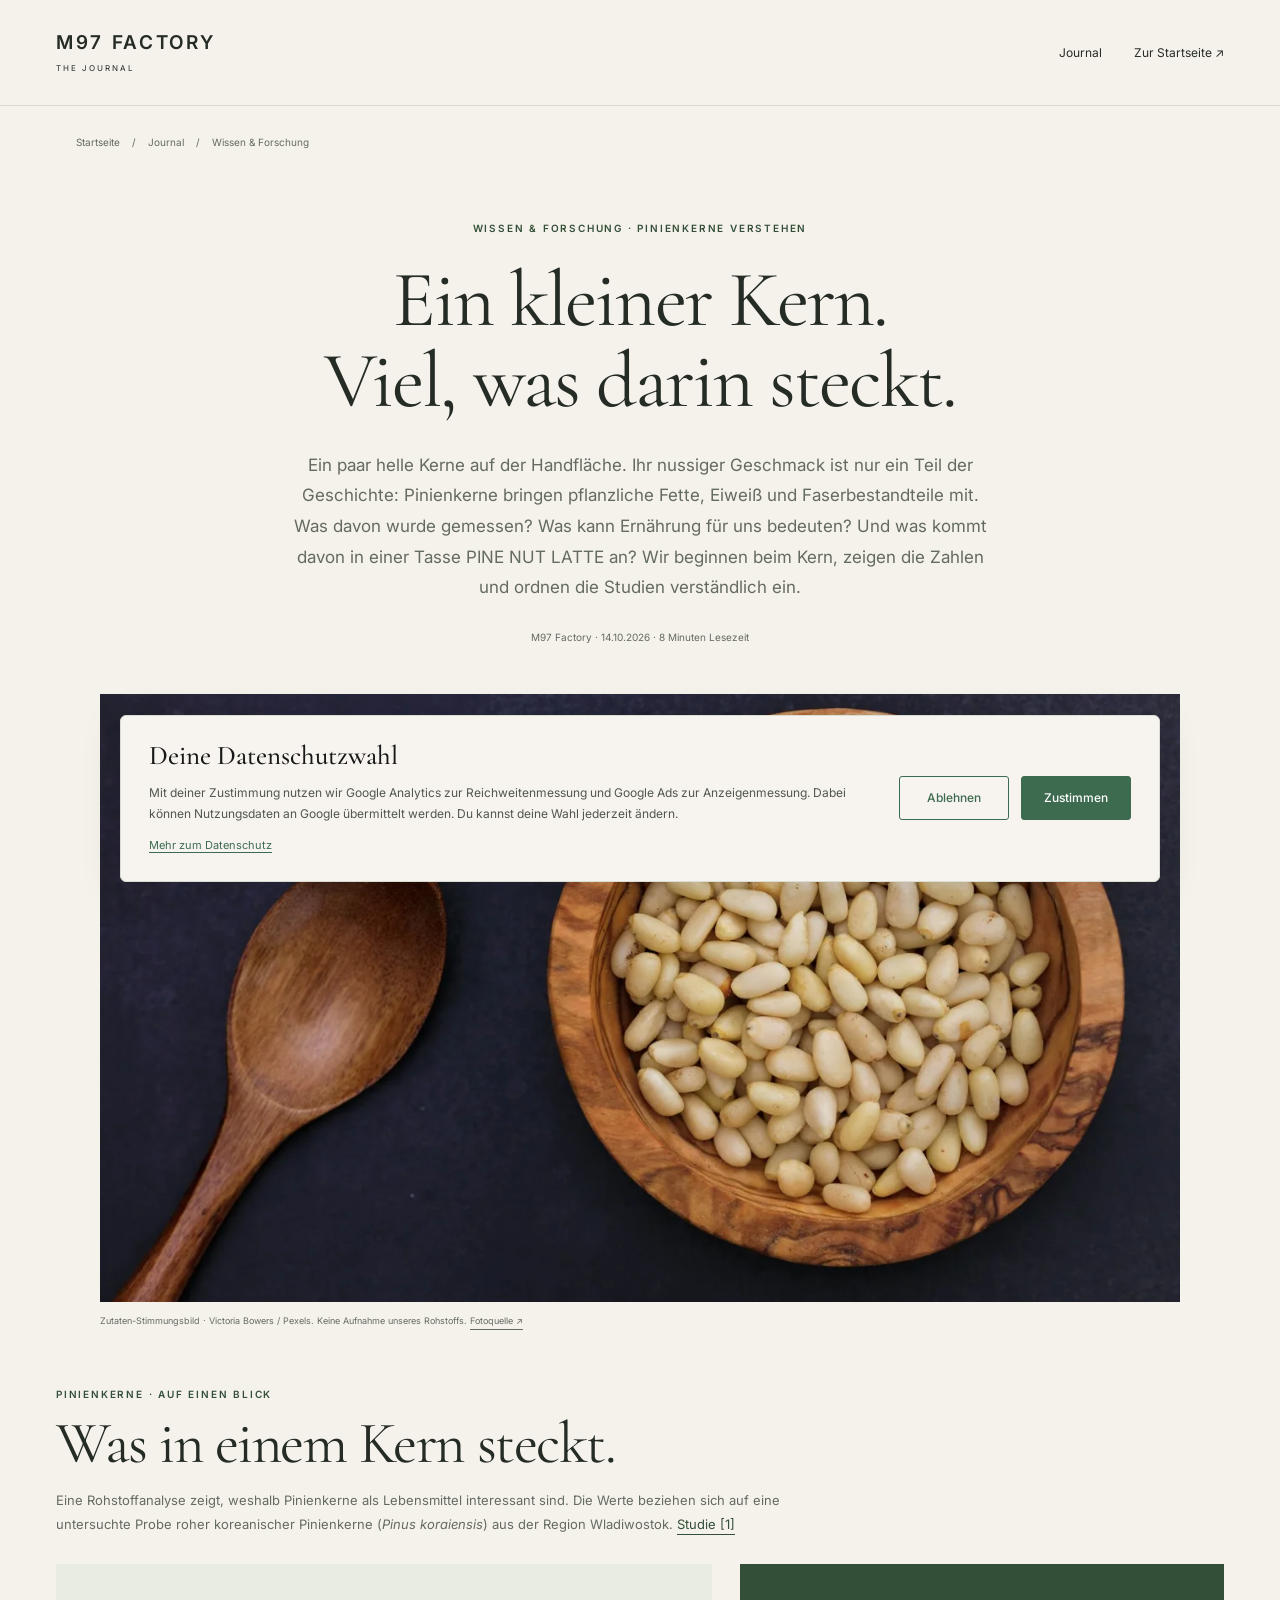
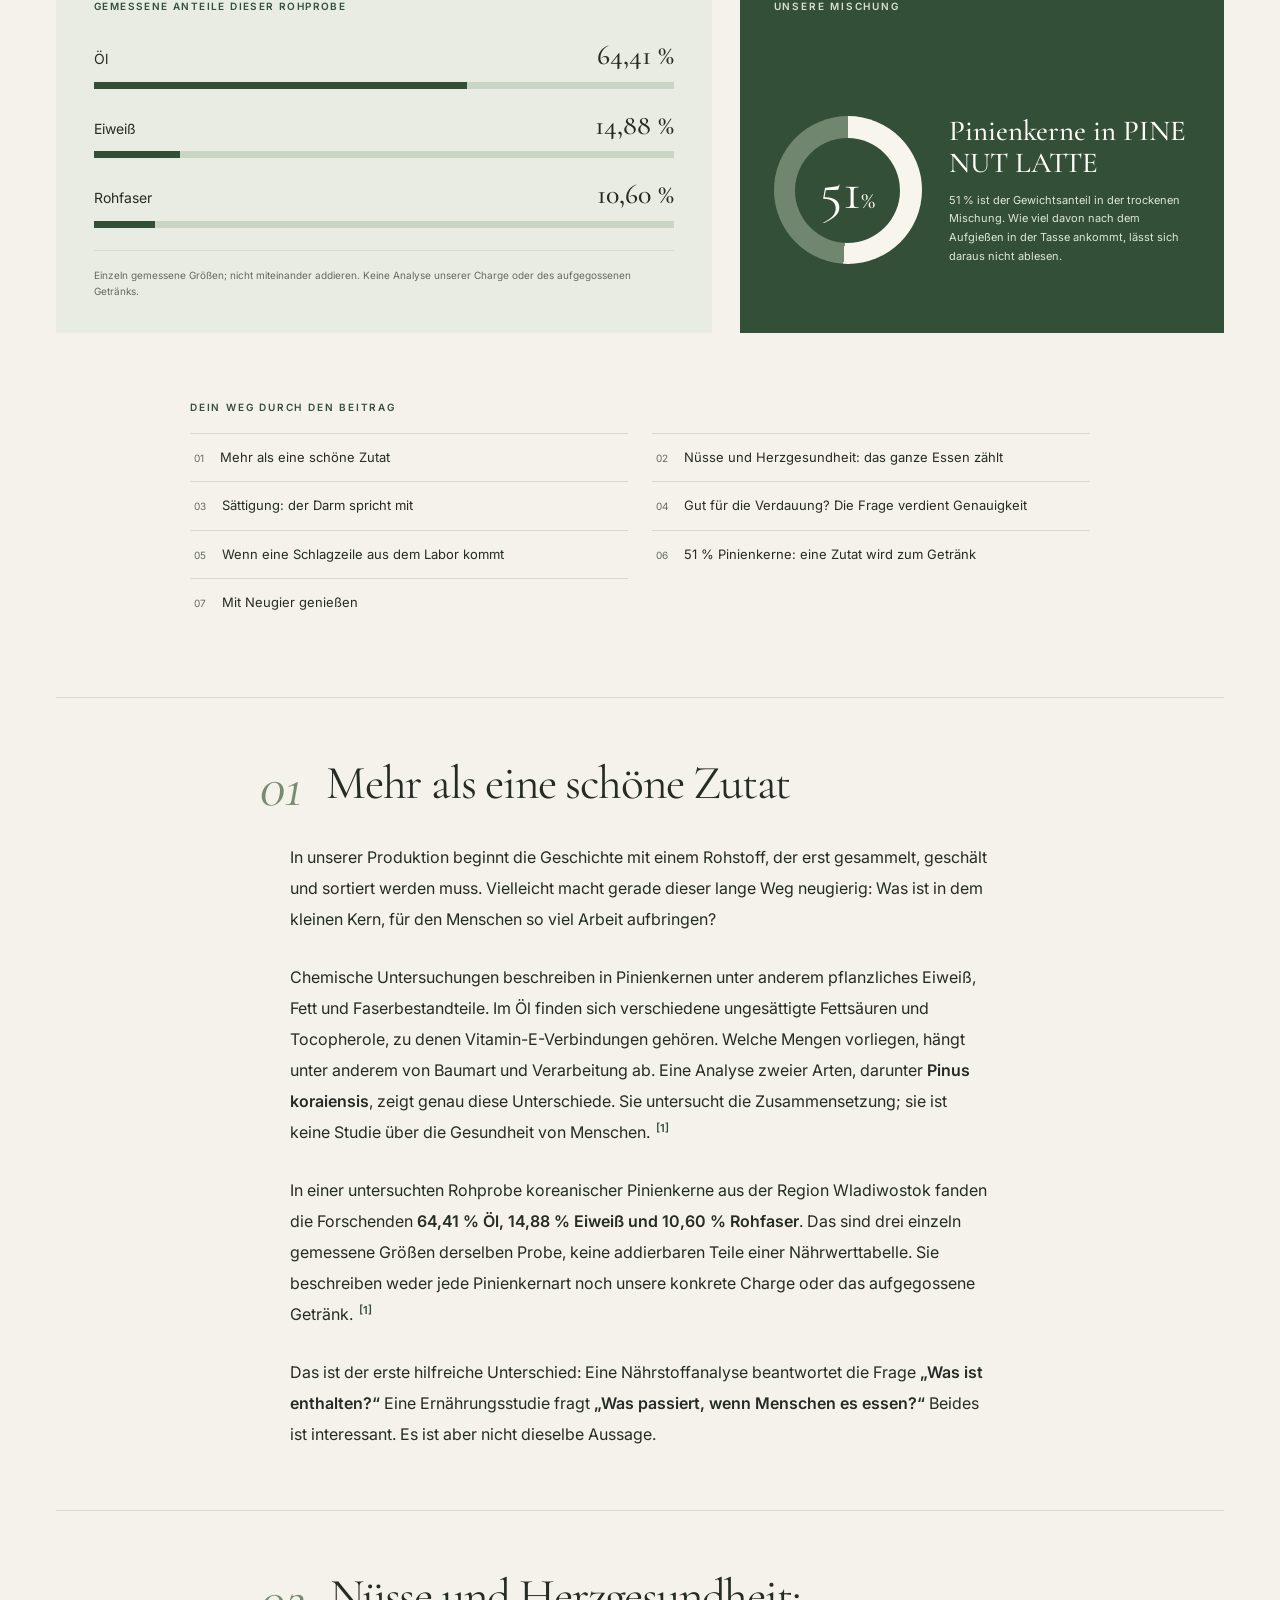
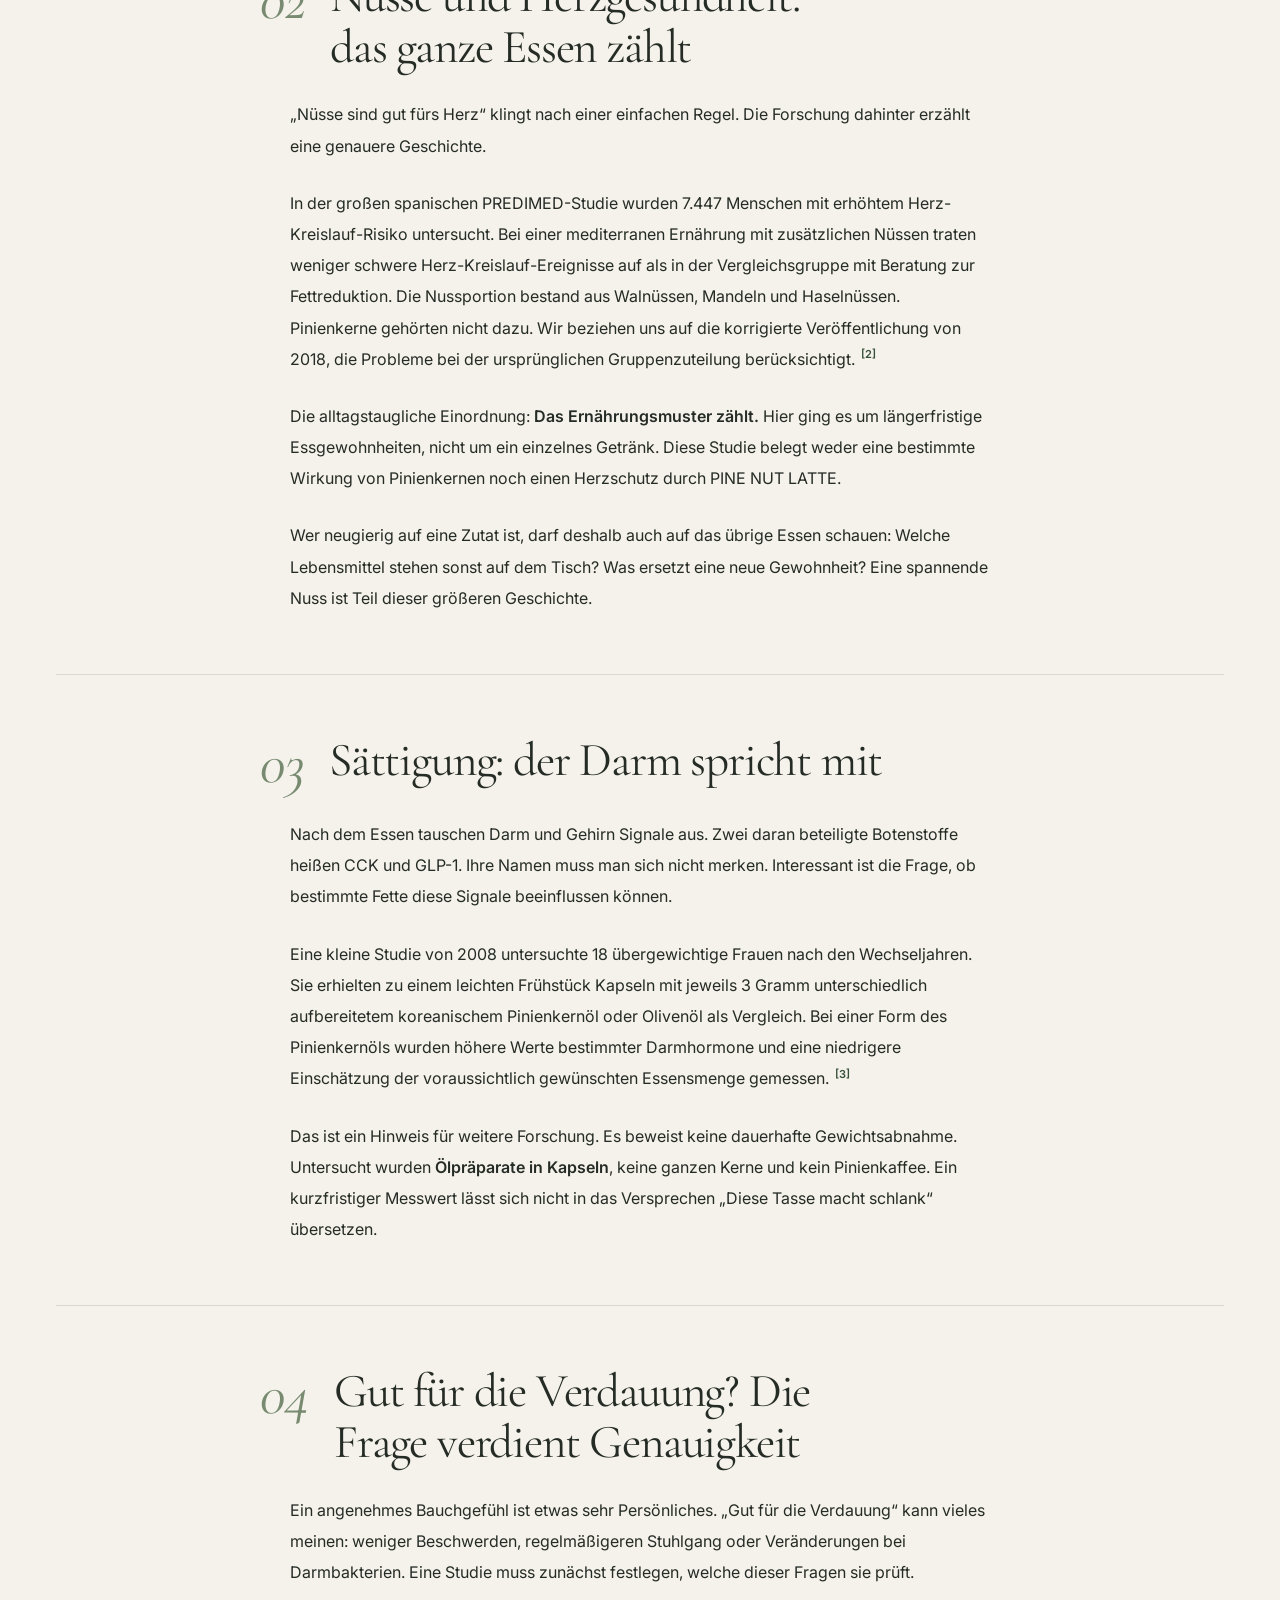
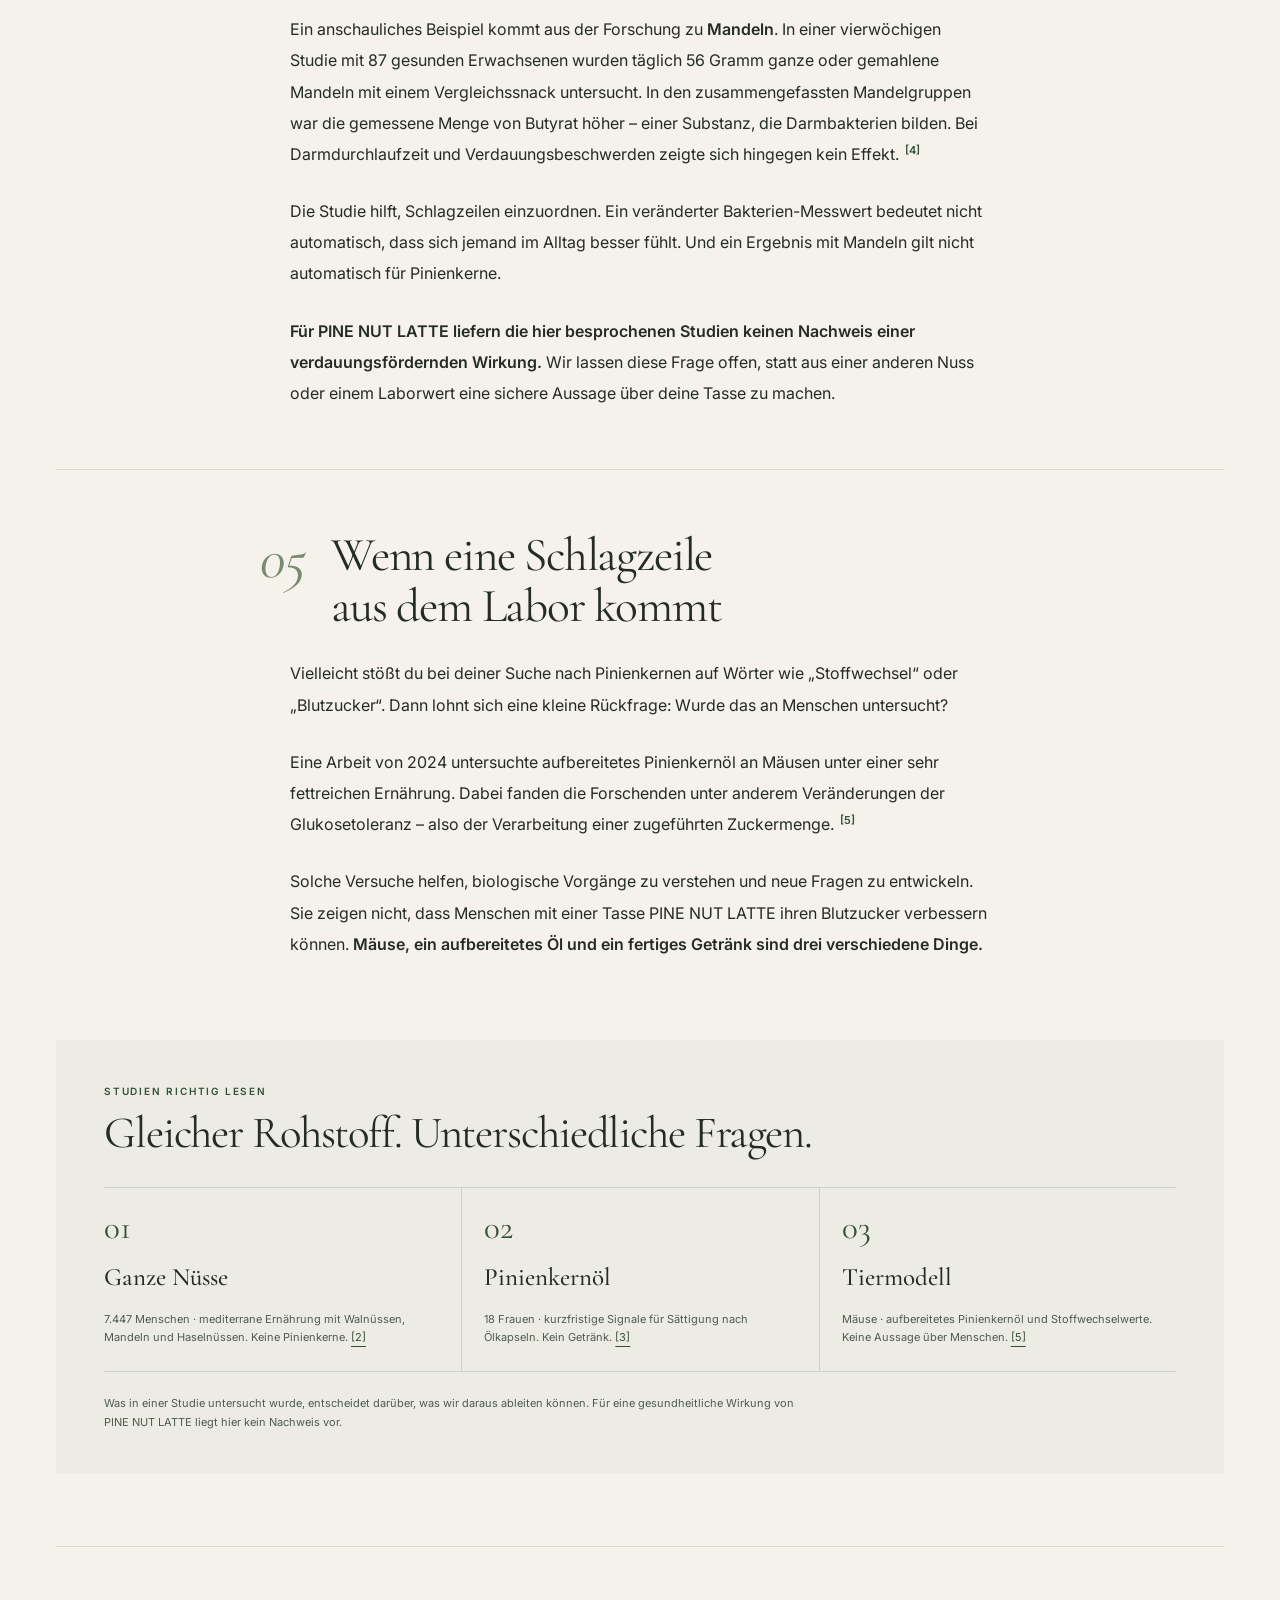
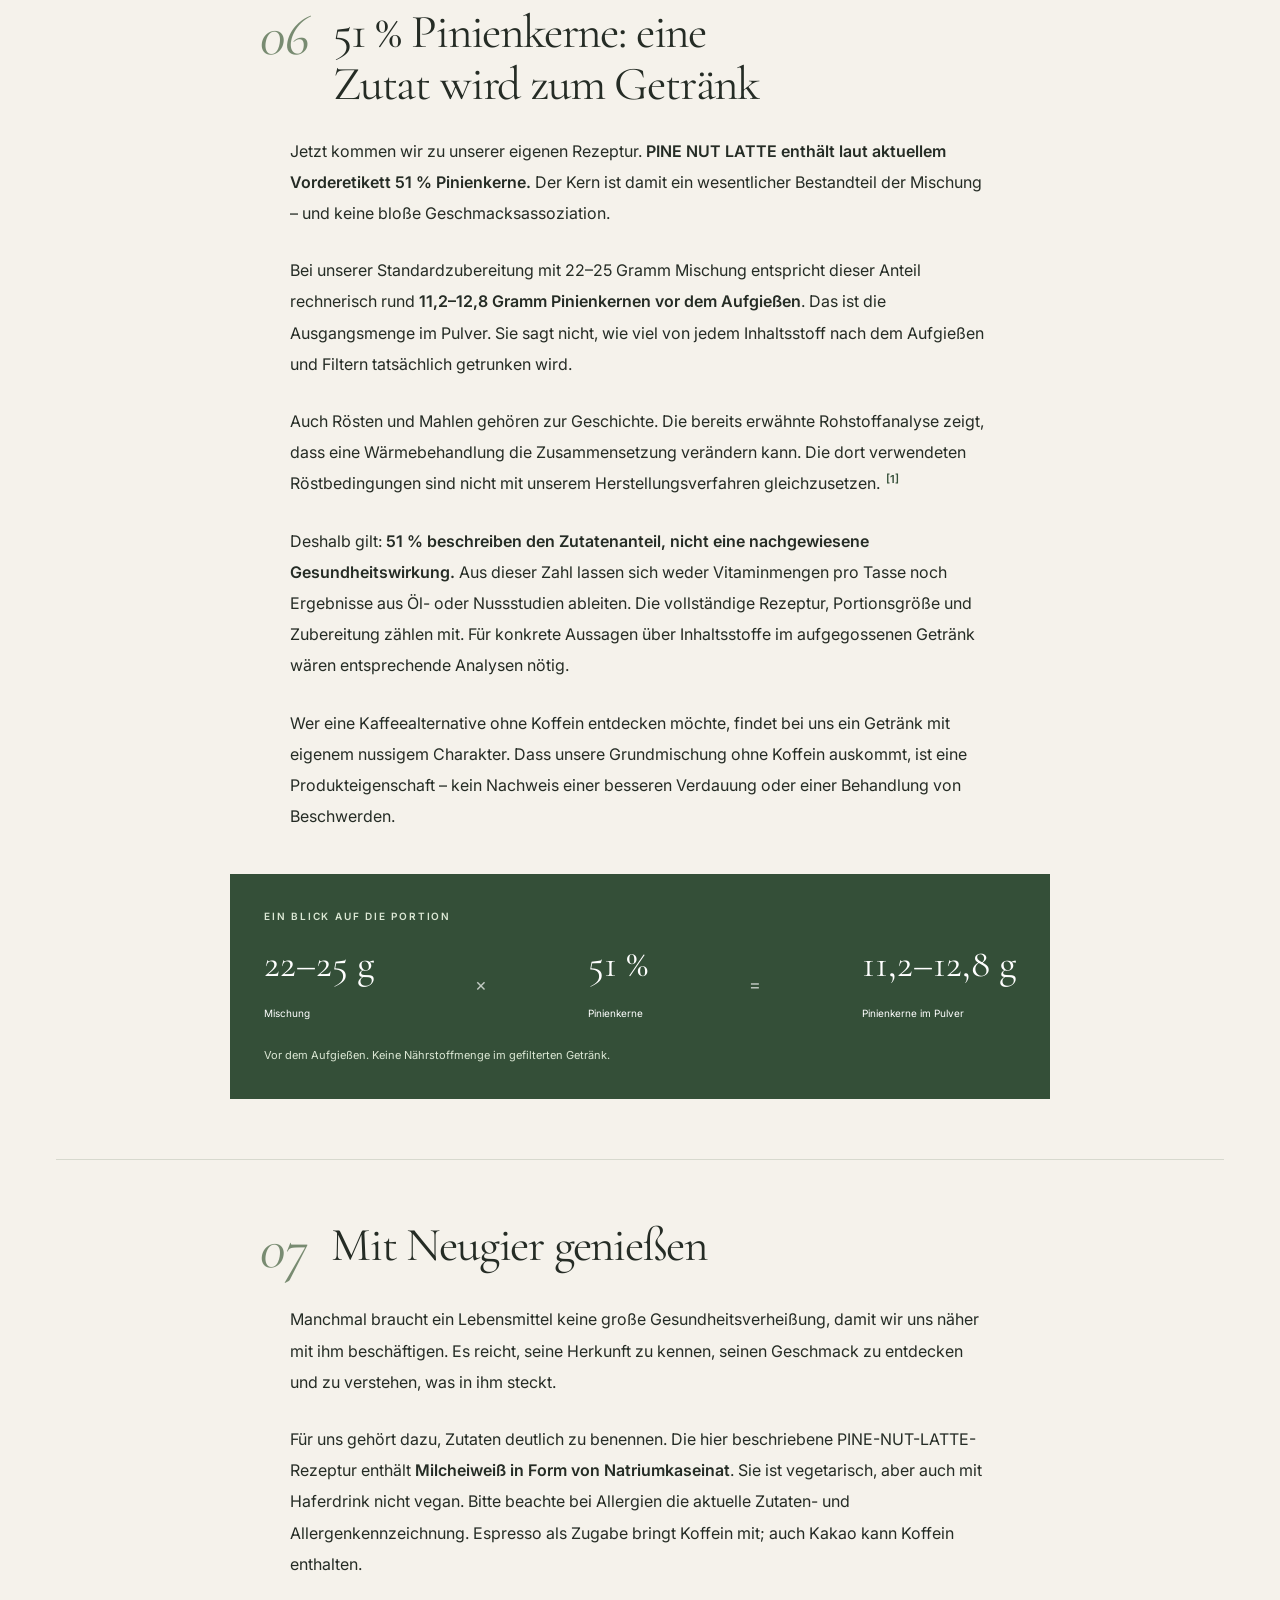
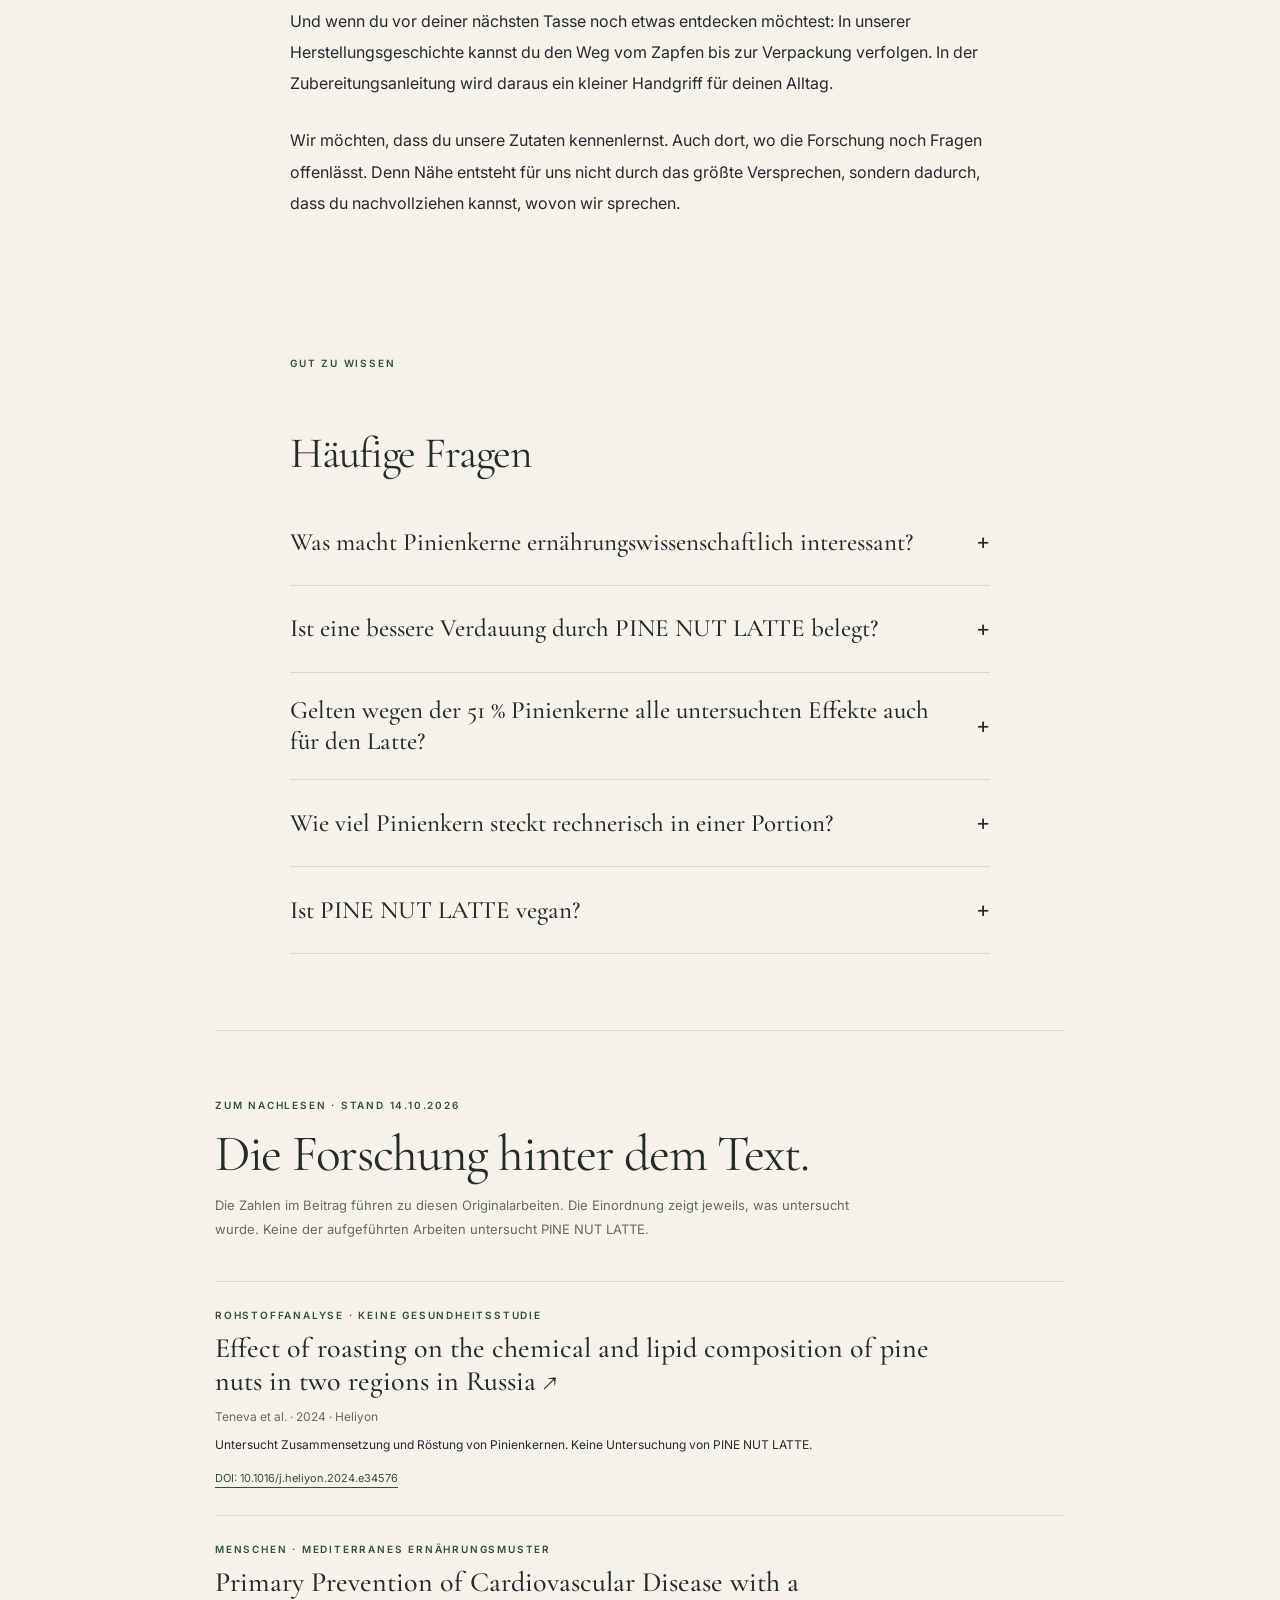
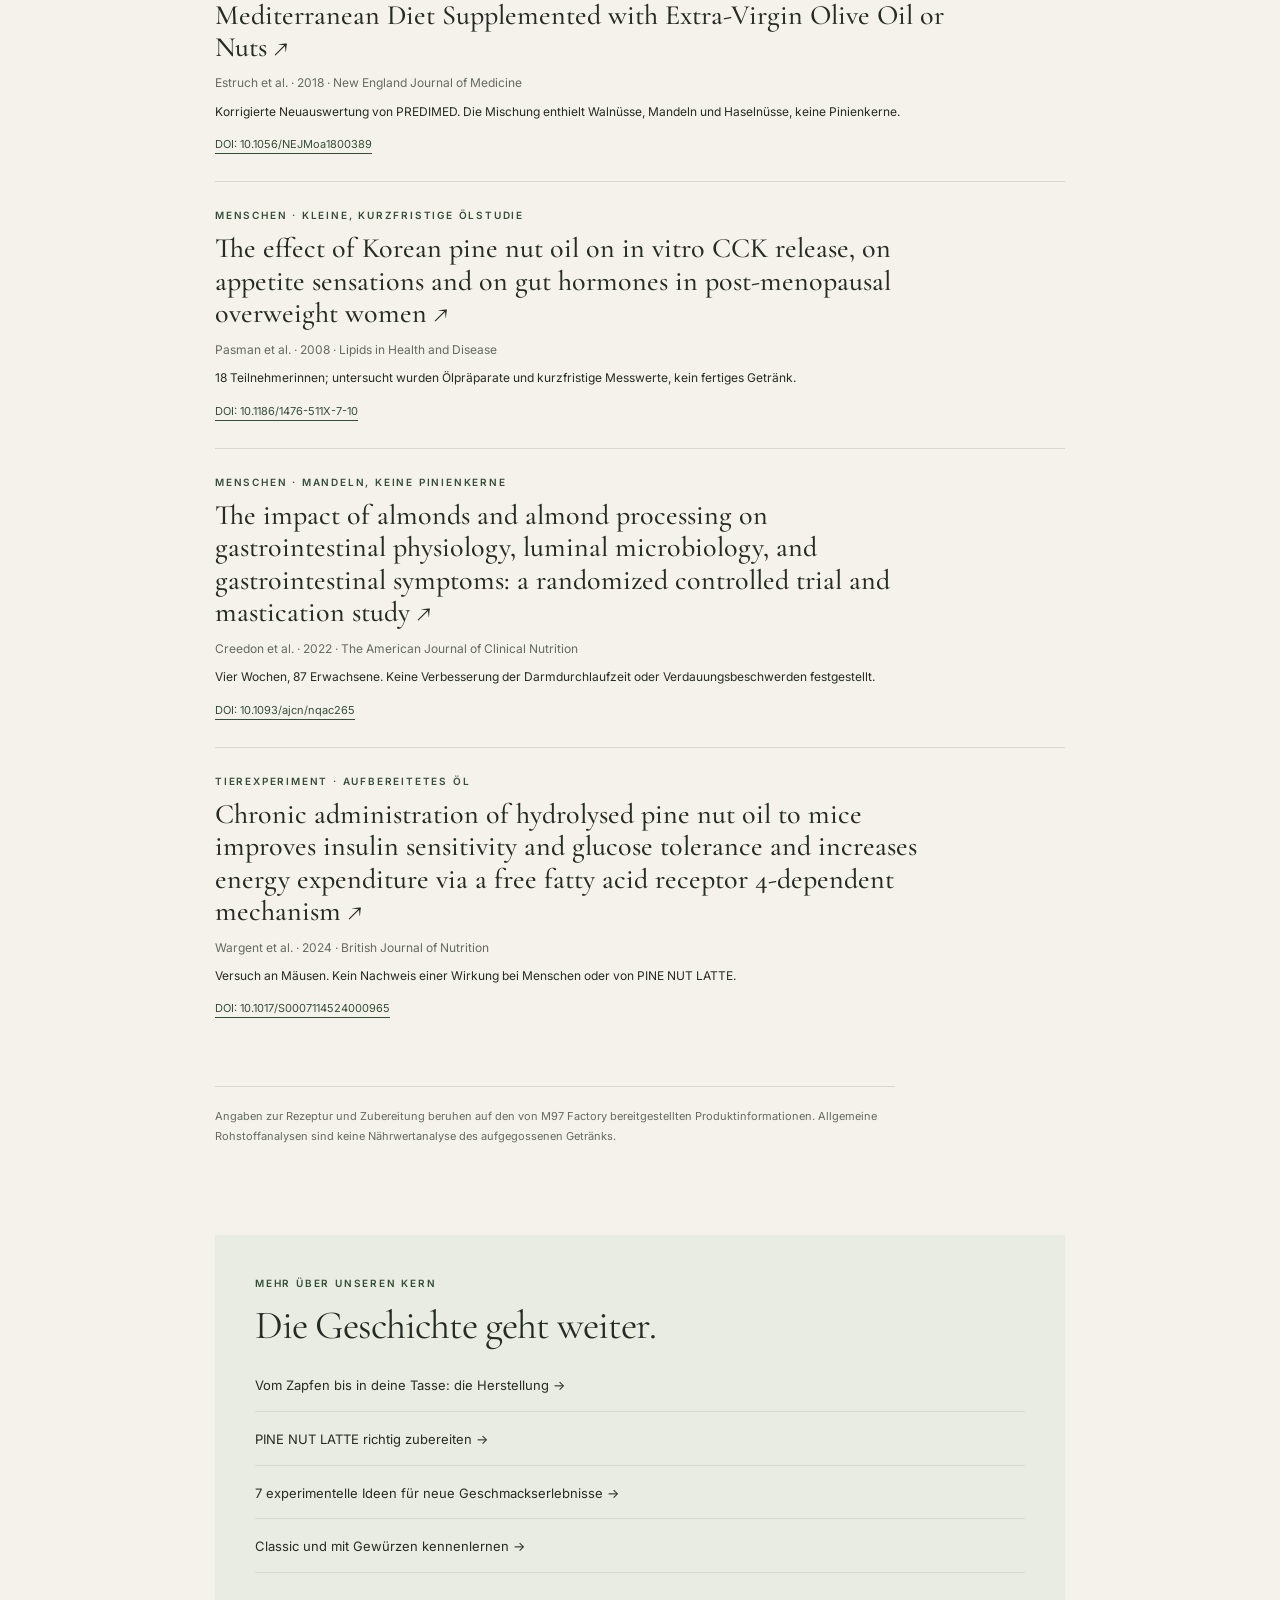
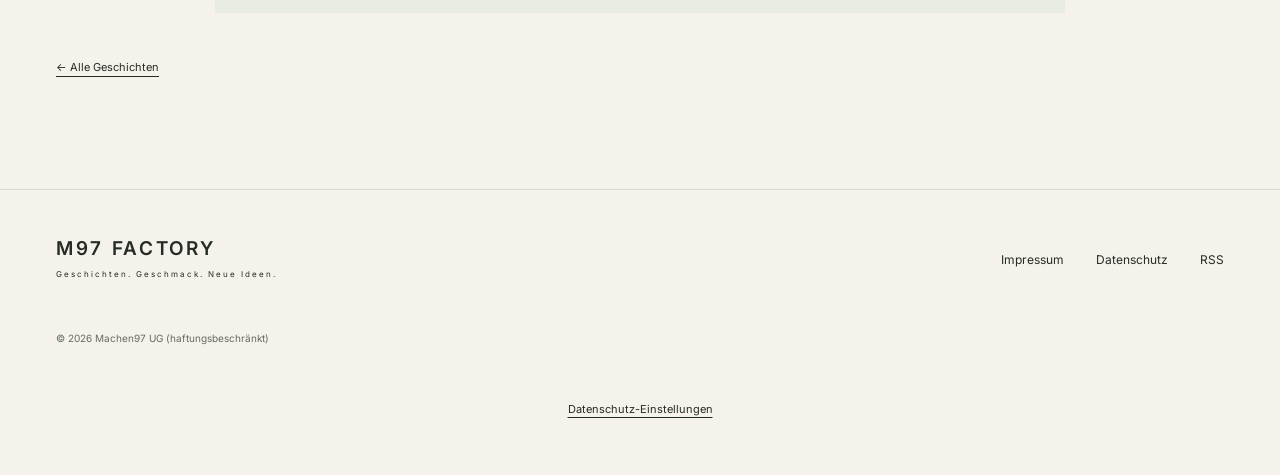
<file: magazin/pinienkerne-naehrstoffe-forschung/index.html>
<!doctype html>
<!-- Generated editorial from content/editorial/*.md; never edit generated HTML. -->
<html lang="de"><head><meta charset="utf-8"><meta name="viewport" content="width=device-width, initial-scale=1">
<title>Pinienkerne: Nährstoffe und was Studien zeigen | M97 Factory</title><meta name="description" content="Fette, Eiweiß und Faserbestandteile: Was in Pinienkernen steckt, was Studien untersuchen und was 51 % Pinienkerne in PINE NUT LATTE bedeuten."><meta name="robots" content="index, follow, max-image-preview:large">
<link rel="canonical" href="https://machen97.com/magazin/pinienkerne-naehrstoffe-forschung/"><meta name="theme-color" content="#f5f2eb">
<meta property="og:type" content="article"><meta property="og:title" content="Pinienkerne: Nährstoffe und was Studien zeigen | M97 Factory"><meta property="og:description" content="Fette, Eiweiß und Faserbestandteile: Was in Pinienkernen steckt, was Studien untersuchen und was 51 % Pinienkerne in PINE NUT LATTE bedeuten."><meta property="og:url" content="https://machen97.com/magazin/pinienkerne-naehrstoffe-forschung/"><meta property="og:image" content="https://machen97.com/images/magazin/pine-nut-latte/ingredient-pine-nuts.webp"><meta property="og:locale" content="de_DE"><meta property="og:site_name" content="M97 Factory">
<meta name="twitter:card" content="summary_large_image"><meta name="twitter:title" content="Pinienkerne: Nährstoffe und was Studien zeigen | M97 Factory"><meta name="twitter:description" content="Fette, Eiweiß und Faserbestandteile: Was in Pinienkernen steckt, was Studien untersuchen und was 51 % Pinienkerne in PINE NUT LATTE bedeuten."><meta name="twitter:image" content="https://machen97.com/images/magazin/pine-nut-latte/ingredient-pine-nuts.webp">
<link rel="icon" href="/favicon.ico"><link rel="alternate" type="application/rss+xml" title="M97 Factory Journal" href="/aktuelles/feed.xml">
<link rel="preconnect" href="https://fonts.googleapis.com"><link rel="preconnect" href="https://fonts.gstatic.com" crossorigin><link href="https://fonts.googleapis.com/css2?family=Cormorant+Garamond:ital,wght@0,400;0,500;0,600;1,400&family=Inter:wght@400;500;600&display=swap" rel="stylesheet">
<link rel="stylesheet" href="/aktuelles/editorial.css"><script src="/aktuelles/editorial.js" defer></script><script type="application/ld+json">{"@context": "https://schema.org", "@graph": [{"@type": "WebPage", "@id": "https://machen97.com/magazin/pinienkerne-naehrstoffe-forschung/", "url": "https://machen97.com/magazin/pinienkerne-naehrstoffe-forschung/", "name": "Pinienkerne: Nährstoffe und was Studien zeigen", "inLanguage": "de-DE"}, {"@type": "BreadcrumbList", "itemListElement": [{"@type": "ListItem", "position": 1, "name": "Startseite", "item": "https://machen97.com/"}, {"@type": "ListItem", "position": 2, "name": "Journal", "item": "https://machen97.com/aktuelles/"}, {"@type": "ListItem", "position": 3, "name": "Pinienkerne: Nährstoffe und was Studien zeigen", "item": "https://machen97.com/magazin/pinienkerne-naehrstoffe-forschung/"}]}, {"@type": "BlogPosting", "@id": "https://machen97.com/magazin/pinienkerne-naehrstoffe-forschung/#article", "url": "https://machen97.com/magazin/pinienkerne-naehrstoffe-forschung/", "headline": "Ein kleiner Kern. Viel, was darin steckt.", "description": "Fette, Eiweiß und Faserbestandteile: Was in Pinienkernen steckt, was Studien untersuchen und was 51 % Pinienkerne in PINE NUT LATTE bedeuten.", "image": ["https://machen97.com/images/magazin/pine-nut-latte/ingredient-pine-nuts.webp"], "mainEntityOfPage": {"@id": "https://machen97.com/magazin/pinienkerne-naehrstoffe-forschung/"}, "inLanguage": "de-DE", "articleSection": "Wissen & Forschung", "author": {"@type": "Organization", "name": "M97 Factory", "url": "https://machen97.com"}, "publisher": {"@type": "Organization", "name": "M97 Factory", "url": "https://machen97.com"}, "keywords": ["Pinienkerne", "Pinienkerne Nährstoffe", "Pinienkerne Verdauung", "Pinienkernöl Forschung", "PINE NUT LATTE", "Pinienkaffee"], "citation": [{"@type": "ScholarlyArticle", "name": "Effect of roasting on the chemical and lipid composition of pine nuts in two regions in Russia", "url": "https://pubmed.ncbi.nlm.nih.gov/39816337/", "identifier": "https://doi.org/10.1016/j.heliyon.2024.e34576"}, {"@type": "ScholarlyArticle", "name": "Primary Prevention of Cardiovascular Disease with a Mediterranean Diet Supplemented with Extra-Virgin Olive Oil or Nuts", "url": "https://www.nejm.org/doi/full/10.1056/NEJMoa1800389", "identifier": "https://doi.org/10.1056/NEJMoa1800389"}, {"@type": "ScholarlyArticle", "name": "The effect of Korean pine nut oil on in vitro CCK release, on appetite sensations and on gut hormones in post-menopausal overweight women", "url": "https://pubmed.ncbi.nlm.nih.gov/18355411/", "identifier": "https://doi.org/10.1186/1476-511X-7-10"}, {"@type": "ScholarlyArticle", "name": "The impact of almonds and almond processing on gastrointestinal physiology, luminal microbiology, and gastrointestinal symptoms: a randomized controlled trial and mastication study", "url": "https://pubmed.ncbi.nlm.nih.gov/36130222/", "identifier": "https://doi.org/10.1093/ajcn/nqac265"}, {"@type": "ScholarlyArticle", "name": "Chronic administration of hydrolysed pine nut oil to mice improves insulin sensitivity and glucose tolerance and increases energy expenditure via a free fatty acid receptor 4-dependent mechanism", "url": "https://pubmed.ncbi.nlm.nih.gov/38751244/", "identifier": "https://doi.org/10.1017/S0007114524000965"}], "datePublished": "2026-10-14T09:18:23+03:00", "dateModified": "2026-10-14T10:38:00+03:00"}, {"@type": "FAQPage", "mainEntity": [{"@type": "Question", "name": "Was macht Pinienkerne ernährungswissenschaftlich interessant?", "acceptedAnswer": {"@type": "Answer", "text": "Sie enthalten unter anderem pflanzliches Eiweiß und Fette mit unterschiedlichen Fettsäuren. Wissenschaftliche Analysen untersuchen außerdem Faserbestandteile und Tocopherole. Die Zusammensetzung variiert nach Baumart und Verarbeitung. Aus dem Nachweis einzelner Inhaltsstoffe folgt noch keine bestimmte Gesundheitswirkung eines daraus hergestellten Getränks."}}, {"@type": "Question", "name": "Ist eine bessere Verdauung durch PINE NUT LATTE belegt?", "acceptedAnswer": {"@type": "Answer", "text": "Die in diesem Beitrag besprochenen Studien belegen keine verdauungsfördernde Wirkung von PINE NUT LATTE. Ergebnisse aus Mandelstudien oder Versuchen mit Pinienkernöl lassen sich nicht ohne Weiteres auf das fertige Getränk übertragen."}}, {"@type": "Question", "name": "Gelten wegen der 51 % Pinienkerne alle untersuchten Effekte auch für den Latte?", "acceptedAnswer": {"@type": "Answer", "text": "Nein. 51 % beschreiben den Anteil der Pinienkerne in der Mischung. Ob ein untersuchter Effekt auch bei einem fertigen Getränk auftritt, hängt unter anderem von der untersuchten Substanz, Menge, Verarbeitung und Zubereitung ab. Dafür sind passende Untersuchungen des Getränks erforderlich."}}, {"@type": "Question", "name": "Wie viel Pinienkern steckt rechnerisch in einer Portion?", "acceptedAnswer": {"@type": "Answer", "text": "22–25 Gramm Mischung enthalten bei einem Anteil von 51 % rechnerisch rund 11,2–12,8 Gramm Pinienkerne vor dem Aufgießen. Dieser Wert beschreibt die Ausgangsmenge im Pulver, nicht die tatsächlich aufgenommene Menge einzelner Nährstoffe nach dem Filtern."}}, {"@type": "Question", "name": "Ist PINE NUT LATTE vegan?", "acceptedAnswer": {"@type": "Answer", "text": "Die hier beschriebene Rezeptur enthält Milcheiweiß in Form von Natriumkaseinat. Sie ist vegetarisch, aber nicht vegan – auch bei Zubereitung mit einem Pflanzendrink. Maßgeblich ist die aktuelle Zutaten- und Allergenkennzeichnung auf deiner Verpackung."}}]}]}</script><!-- M97 Google Ads: consent-gated shared tag -->
<link rel="stylesheet" href="/assets/google-ads.css">
<script src="/assets/google-ads.js" defer></script>
<!-- /M97 Google Ads -->
</head><body>
<a class="skip" href="#content">Zum Inhalt</a>
<header class="journal-header"><a class="wordmark" href="/aktuelles/">M97 FACTORY<span>THE JOURNAL</span></a><nav aria-label="Hauptnavigation"><a href="/aktuelles/">Journal</a><a href="/">Zur Startseite <span aria-hidden="true">↗</span></a></nav></header>
<main id="content"><nav class="breadcrumbs" aria-label="Brotkrümelnavigation"><a href="/">Startseite</a><span>/</span><a href="/aktuelles/">Journal</a><span>/</span><span>Wissen &amp; Forschung</span></nav><article class="editorial science-story"><header class="story-heading"><span class="eyebrow">Wissen &amp; Forschung · Pinienkerne verstehen</span><h1>Ein kleiner Kern. Viel, was darin steckt.</h1><div class="standfirst"><p>Ein paar helle Kerne auf der Handfläche. Ihr nussiger Geschmack ist nur ein Teil der Geschichte: Pinienkerne bringen pflanzliche Fette, Eiweiß und Faserbestandteile mit. Was davon wurde gemessen? Was kann Ernährung für uns bedeuten? Und was kommt davon in einer Tasse PINE NUT LATTE an? Wir beginnen beim Kern, zeigen die Zahlen und ordnen die Studien verständlich ein.</p></div><p class="byline">M97 Factory · <time datetime="2026-10-14T09:18:23+03:00">14.10.2026</time> · 8 Minuten Lesezeit</p></header><figure class="photo science-hero"><img src="/images/magazin/pine-nut-latte/ingredient-pine-nuts.webp" srcset="/images/magazin/pine-nut-latte/ingredient-pine-nuts-640.webp 640w, /images/magazin/pine-nut-latte/ingredient-pine-nuts-1280.webp 1280w, /images/magazin/pine-nut-latte/ingredient-pine-nuts.webp 1920w" sizes="(max-width: 700px) 100vw, 90vw" width="1920" height="1280" alt="Pinienkerne in einer Holzschale mit Holzlöffel – Zutaten-Stimmungsbild" fetchpriority="high" decoding="async"><figcaption>Zutaten-Stimmungsbild · Victoria Bowers / Pexels. Keine Aufnahme unseres Rohstoffs. <a href="https://www.pexels.com/photo/food-on-plate-near-spoon-10487770/" target="_blank" rel="noopener noreferrer">Fotoquelle ↗</a></figcaption></figure><section class="science-visual-intro" aria-labelledby="science-visual-title">
      <div class="science-visual-heading"><span class="eyebrow">Pinienkerne · auf einen Blick</span><h2 id="science-visual-title">Was in einem Kern steckt.</h2><p>Eine Rohstoffanalyse zeigt, weshalb Pinienkerne als Lebensmittel interessant sind. Die Werte beziehen sich auf eine untersuchte Probe roher koreanischer Pinienkerne (<i>Pinus koraiensis</i>) aus der Region Wladiwostok. <a href="#quelle-1">Studie [1]</a></p></div>
      <figure class="science-composition"><figcaption>Gemessene Anteile dieser Rohprobe</figcaption>
        <div class="science-bar"><div><span>Öl</span><strong>64,41 %</strong></div><span class="science-bar-track" aria-hidden="true"><span style="width:64.41%"></span></span></div>
        <div class="science-bar"><div><span>Eiweiß</span><strong>14,88 %</strong></div><span class="science-bar-track" aria-hidden="true"><span style="width:14.88%"></span></span></div>
        <div class="science-bar"><div><span>Rohfaser</span><strong>10,60 %</strong></div><span class="science-bar-track" aria-hidden="true"><span style="width:10.60%"></span></span></div>
        <p>Einzeln gemessene Größen; nicht miteinander addieren. Keine Analyse unserer Charge oder des aufgegossenen Getränks.</p>
      </figure>
      <div class="science-ingredient"><span class="eyebrow">Unsere Mischung</span><div class="science-donut" aria-hidden="true"><span>51<small>%</small></span></div><div><h3>Pinienkerne in PINE NUT LATTE</h3><p>51 % ist der Gewichtsanteil in der trockenen Mischung. Wie viel davon nach dem Aufgießen in der Tasse ankommt, lässt sich daraus nicht ablesen.</p></div></div>
    </section><nav class="science-toc" aria-label="Themen dieses Beitrags"><span class="eyebrow">Dein Weg durch den Beitrag</span><ol><li><a href="#wissen-01"><span>01</span>Mehr als eine schöne Zutat</a></li><li><a href="#wissen-02"><span>02</span>Nüsse und Herzgesundheit: das ganze Essen zählt</a></li><li><a href="#wissen-03"><span>03</span>Sättigung: der Darm spricht mit</a></li><li><a href="#wissen-04"><span>04</span>Gut für die Verdauung? Die Frage verdient Genauigkeit</a></li><li><a href="#wissen-05"><span>05</span>Wenn eine Schlagzeile aus dem Labor kommt</a></li><li><a href="#wissen-06"><span>06</span>51 % Pinienkerne: eine Zutat wird zum Getränk</a></li><li><a href="#wissen-07"><span>07</span>Mit Neugier genießen</a></li></ol></nav><section class="science-chapter" id="wissen-01"><div class="science-chapter-heading"><span class="recipe-number">01</span><h2>Mehr als eine schöne Zutat</h2></div><div class="prose science-copy"><p>In unserer Produktion beginnt die Geschichte mit einem Rohstoff, der erst gesammelt, geschält und sortiert werden muss. Vielleicht macht gerade dieser lange Weg neugierig: Was ist in dem kleinen Kern, für den Menschen so viel Arbeit aufbringen?</p><p>Chemische Untersuchungen beschreiben in Pinienkernen unter anderem pflanzliches Eiweiß, Fett und Faserbestandteile. Im Öl finden sich verschiedene ungesättigte Fettsäuren und Tocopherole, zu denen Vitamin-E-Verbindungen gehören. Welche Mengen vorliegen, hängt unter anderem von Baumart und Verarbeitung ab. Eine Analyse zweier Arten, darunter <strong>Pinus koraiensis</strong>, zeigt genau diese Unterschiede. Sie untersucht die Zusammensetzung; sie ist keine Studie über die Gesundheit von Menschen. <sup class="science-citation"><a href="#quelle-1" aria-label="Wissenschaftliche Quelle 1">[1]</a></sup></p><p>In einer untersuchten Rohprobe koreanischer Pinienkerne aus der Region Wladiwostok fanden die Forschenden <strong>64,41 % Öl, 14,88 % Eiweiß und 10,60 % Rohfaser</strong>. Das sind drei einzeln gemessene Größen derselben Probe, keine addierbaren Teile einer Nährwerttabelle. Sie beschreiben weder jede Pinienkernart noch unsere konkrete Charge oder das aufgegossene Getränk. <sup class="science-citation"><a href="#quelle-1" aria-label="Wissenschaftliche Quelle 1">[1]</a></sup></p><p>Das ist der erste hilfreiche Unterschied: Eine Nährstoffanalyse beantwortet die Frage <strong>„Was ist enthalten?“</strong> Eine Ernährungsstudie fragt <strong>„Was passiert, wenn Menschen es essen?“</strong> Beides ist interessant. Es ist aber nicht dieselbe Aussage.</p></div></section><section class="science-chapter" id="wissen-02"><div class="science-chapter-heading"><span class="recipe-number">02</span><h2>Nüsse und Herzgesundheit: das ganze Essen zählt</h2></div><div class="prose science-copy"><p>„Nüsse sind gut fürs Herz“ klingt nach einer einfachen Regel. Die Forschung dahinter erzählt eine genauere Geschichte.</p><p>In der großen spanischen PREDIMED-Studie wurden 7.447 Menschen mit erhöhtem Herz-Kreislauf-Risiko untersucht. Bei einer mediterranen Ernährung mit zusätzlichen Nüssen traten weniger schwere Herz-Kreislauf-Ereignisse auf als in der Vergleichsgruppe mit Beratung zur Fettreduktion. Die Nussportion bestand aus Walnüssen, Mandeln und Haselnüssen. Pinienkerne gehörten nicht dazu. Wir beziehen uns auf die korrigierte Veröffentlichung von 2018, die Probleme bei der ursprünglichen Gruppenzuteilung berücksichtigt. <sup class="science-citation"><a href="#quelle-2" aria-label="Wissenschaftliche Quelle 2">[2]</a></sup></p><p>Die alltagstaugliche Einordnung: <strong>Das Ernährungsmuster zählt.</strong> Hier ging es um längerfristige Essgewohnheiten, nicht um ein einzelnes Getränk. Diese Studie belegt weder eine bestimmte Wirkung von Pinienkernen noch einen Herzschutz durch PINE NUT LATTE.</p><p>Wer neugierig auf eine Zutat ist, darf deshalb auch auf das übrige Essen schauen: Welche Lebensmittel stehen sonst auf dem Tisch? Was ersetzt eine neue Gewohnheit? Eine spannende Nuss ist Teil dieser größeren Geschichte.</p></div></section><section class="science-chapter" id="wissen-03"><div class="science-chapter-heading"><span class="recipe-number">03</span><h2>Sättigung: der Darm spricht mit</h2></div><div class="prose science-copy"><p>Nach dem Essen tauschen Darm und Gehirn Signale aus. Zwei daran beteiligte Botenstoffe heißen CCK und GLP-1. Ihre Namen muss man sich nicht merken. Interessant ist die Frage, ob bestimmte Fette diese Signale beeinflussen können.</p><p>Eine kleine Studie von 2008 untersuchte 18 übergewichtige Frauen nach den Wechseljahren. Sie erhielten zu einem leichten Frühstück Kapseln mit jeweils 3 Gramm unterschiedlich aufbereitetem koreanischem Pinienkernöl oder Olivenöl als Vergleich. Bei einer Form des Pinienkernöls wurden höhere Werte bestimmter Darmhormone und eine niedrigere Einschätzung der voraussichtlich gewünschten Essensmenge gemessen. <sup class="science-citation"><a href="#quelle-3" aria-label="Wissenschaftliche Quelle 3">[3]</a></sup></p><p>Das ist ein Hinweis für weitere Forschung. Es beweist keine dauerhafte Gewichtsabnahme. Untersucht wurden <strong>Ölpräparate in Kapseln</strong>, keine ganzen Kerne und kein Pinienkaffee. Ein kurzfristiger Messwert lässt sich nicht in das Versprechen „Diese Tasse macht schlank“ übersetzen.</p></div></section><section class="science-chapter" id="wissen-04"><div class="science-chapter-heading"><span class="recipe-number">04</span><h2>Gut für die Verdauung? Die Frage verdient Genauigkeit</h2></div><div class="prose science-copy"><p>Ein angenehmes Bauchgefühl ist etwas sehr Persönliches. „Gut für die Verdauung“ kann vieles meinen: weniger Beschwerden, regelmäßigeren Stuhlgang oder Veränderungen bei Darmbakterien. Eine Studie muss zunächst festlegen, welche dieser Fragen sie prüft.</p><p>Ein anschauliches Beispiel kommt aus der Forschung zu <strong>Mandeln</strong>. In einer vierwöchigen Studie mit 87 gesunden Erwachsenen wurden täglich 56 Gramm ganze oder gemahlene Mandeln mit einem Vergleichssnack untersucht. In den zusammengefassten Mandelgruppen war die gemessene Menge von Butyrat höher – einer Substanz, die Darmbakterien bilden. Bei Darmdurchlaufzeit und Verdauungsbeschwerden zeigte sich hingegen kein Effekt. <sup class="science-citation"><a href="#quelle-4" aria-label="Wissenschaftliche Quelle 4">[4]</a></sup></p><p>Die Studie hilft, Schlagzeilen einzuordnen. Ein veränderter Bakterien-Messwert bedeutet nicht automatisch, dass sich jemand im Alltag besser fühlt. Und ein Ergebnis mit Mandeln gilt nicht automatisch für Pinienkerne.</p><p><strong>Für PINE NUT LATTE liefern die hier besprochenen Studien keinen Nachweis einer verdauungsfördernden Wirkung.</strong> Wir lassen diese Frage offen, statt aus einer anderen Nuss oder einem Laborwert eine sichere Aussage über deine Tasse zu machen.</p></div></section><section class="science-chapter" id="wissen-05"><div class="science-chapter-heading"><span class="recipe-number">05</span><h2>Wenn eine Schlagzeile aus dem Labor kommt</h2></div><div class="prose science-copy"><p>Vielleicht stößt du bei deiner Suche nach Pinienkernen auf Wörter wie „Stoffwechsel“ oder „Blutzucker“. Dann lohnt sich eine kleine Rückfrage: Wurde das an Menschen untersucht?</p><p>Eine Arbeit von 2024 untersuchte aufbereitetes Pinienkernöl an Mäusen unter einer sehr fettreichen Ernährung. Dabei fanden die Forschenden unter anderem Veränderungen der Glukosetoleranz – also der Verarbeitung einer zugeführten Zuckermenge. <sup class="science-citation"><a href="#quelle-5" aria-label="Wissenschaftliche Quelle 5">[5]</a></sup></p><p>Solche Versuche helfen, biologische Vorgänge zu verstehen und neue Fragen zu entwickeln. Sie zeigen nicht, dass Menschen mit einer Tasse PINE NUT LATTE ihren Blutzucker verbessern können. <strong>Mäuse, ein aufbereitetes Öl und ein fertiges Getränk sind drei verschiedene Dinge.</strong></p></div></section><aside class="science-evidence" aria-labelledby="science-evidence-title"><span class="eyebrow">Studien richtig lesen</span><h2 id="science-evidence-title">Gleicher Rohstoff. Unterschiedliche Fragen.</h2><div class="science-evidence-grid"><div><span class="science-evidence-number">01</span><h3>Ganze Nüsse</h3><p>7.447 Menschen · mediterrane Ernährung mit Walnüssen, Mandeln und Haselnüssen. Keine Pinienkerne. <a href="#quelle-2">[2]</a></p></div><div><span class="science-evidence-number">02</span><h3>Pinienkernöl</h3><p>18 Frauen · kurzfristige Signale für Sättigung nach Ölkapseln. Kein Getränk. <a href="#quelle-3">[3]</a></p></div><div><span class="science-evidence-number">03</span><h3>Tiermodell</h3><p>Mäuse · aufbereitetes Pinienkernöl und Stoffwechselwerte. Keine Aussage über Menschen. <a href="#quelle-5">[5]</a></p></div></div><p class="science-evidence-conclusion">Was in einer Studie untersucht wurde, entscheidet darüber, was wir daraus ableiten können. Für eine gesundheitliche Wirkung von PINE NUT LATTE liegt hier kein Nachweis vor.</p></aside><section class="science-chapter" id="wissen-06"><div class="science-chapter-heading"><span class="recipe-number">06</span><h2>51 % Pinienkerne: eine Zutat wird zum Getränk</h2></div><div class="prose science-copy"><p>Jetzt kommen wir zu unserer eigenen Rezeptur. <strong>PINE NUT LATTE enthält laut aktuellem Vorderetikett 51 % Pinienkerne.</strong> Der Kern ist damit ein wesentlicher Bestandteil der Mischung – und keine bloße Geschmacksassoziation.</p><p>Bei unserer Standardzubereitung mit 22–25 Gramm Mischung entspricht dieser Anteil rechnerisch rund <strong>11,2–12,8 Gramm Pinienkernen vor dem Aufgießen</strong>. Das ist die Ausgangsmenge im Pulver. Sie sagt nicht, wie viel von jedem Inhaltsstoff nach dem Aufgießen und Filtern tatsächlich getrunken wird.</p><p>Auch Rösten und Mahlen gehören zur Geschichte. Die bereits erwähnte Rohstoffanalyse zeigt, dass eine Wärmebehandlung die Zusammensetzung verändern kann. Die dort verwendeten Röstbedingungen sind nicht mit unserem Herstellungsverfahren gleichzusetzen. <sup class="science-citation"><a href="#quelle-1" aria-label="Wissenschaftliche Quelle 1">[1]</a></sup></p><p>Deshalb gilt: <strong>51 % beschreiben den Zutatenanteil, nicht eine nachgewiesene Gesundheitswirkung.</strong> Aus dieser Zahl lassen sich weder Vitaminmengen pro Tasse noch Ergebnisse aus Öl- oder Nussstudien ableiten. Die vollständige Rezeptur, Portionsgröße und Zubereitung zählen mit. Für konkrete Aussagen über Inhaltsstoffe im aufgegossenen Getränk wären entsprechende Analysen nötig.</p><p>Wer eine Kaffeealternative ohne Koffein entdecken möchte, findet bei uns ein Getränk mit eigenem nussigem Charakter. Dass unsere Grundmischung ohne Koffein auskommt, ist eine Produkteigenschaft – kein Nachweis einer besseren Verdauung oder einer Behandlung von Beschwerden.</p></div><aside class="science-portion" aria-label="Rechnerische Ausgangsmenge vor dem Aufgießen"><span class="eyebrow">Ein Blick auf die Portion</span><div><span>22–25 g<br><small>Mischung</small></span><span aria-hidden="true">×</span><span>51 %<br><small>Pinienkerne</small></span><span aria-hidden="true">=</span><span>11,2–12,8 g<br><small>Pinienkerne im Pulver</small></span></div><p>Vor dem Aufgießen. Keine Nährstoffmenge im gefilterten Getränk.</p></aside></section><section class="science-chapter" id="wissen-07"><div class="science-chapter-heading"><span class="recipe-number">07</span><h2>Mit Neugier genießen</h2></div><div class="prose science-copy"><p>Manchmal braucht ein Lebensmittel keine große Gesundheitsverheißung, damit wir uns näher mit ihm beschäftigen. Es reicht, seine Herkunft zu kennen, seinen Geschmack zu entdecken und zu verstehen, was in ihm steckt.</p><p>Für uns gehört dazu, Zutaten deutlich zu benennen. Die hier beschriebene PINE-NUT-LATTE-Rezeptur enthält <strong>Milcheiweiß in Form von Natriumkaseinat</strong>. Sie ist vegetarisch, aber auch mit Haferdrink nicht vegan. Bitte beachte bei Allergien die aktuelle Zutaten- und Allergenkennzeichnung. Espresso als Zugabe bringt Koffein mit; auch Kakao kann Koffein enthalten.</p><p>Und wenn du vor deiner nächsten Tasse noch etwas entdecken möchtest: In unserer Herstellungsgeschichte kannst du den Weg vom Zapfen bis zur Verpackung verfolgen. In der Zubereitungsanleitung wird daraus ein kleiner Handgriff für deinen Alltag.</p><p>Wir möchten, dass du unsere Zutaten kennenlernst. Auch dort, wo die Forschung noch Fragen offenlässt. Denn Nähe entsteht für uns nicht durch das größte Versprechen, sondern dadurch, dass du nachvollziehen kannst, wovon wir sprechen.</p></div></section><section class="faq prose" id="faq"><span class="eyebrow">Gut zu wissen</span><h2>Häufige Fragen</h2><details><summary><h3>Was macht Pinienkerne ernährungswissenschaftlich interessant?</h3><span aria-hidden="true">+</span></summary><div><p>Sie enthalten unter anderem pflanzliches Eiweiß und Fette mit unterschiedlichen Fettsäuren. Wissenschaftliche Analysen untersuchen außerdem Faserbestandteile und Tocopherole. Die Zusammensetzung variiert nach Baumart und Verarbeitung. Aus dem Nachweis einzelner Inhaltsstoffe folgt noch keine bestimmte Gesundheitswirkung eines daraus hergestellten Getränks.</p></div></details><details><summary><h3>Ist eine bessere Verdauung durch PINE NUT LATTE belegt?</h3><span aria-hidden="true">+</span></summary><div><p>Die in diesem Beitrag besprochenen Studien belegen keine verdauungsfördernde Wirkung von PINE NUT LATTE. Ergebnisse aus Mandelstudien oder Versuchen mit Pinienkernöl lassen sich nicht ohne Weiteres auf das fertige Getränk übertragen.</p></div></details><details><summary><h3>Gelten wegen der 51 % Pinienkerne alle untersuchten Effekte auch für den Latte?</h3><span aria-hidden="true">+</span></summary><div><p>Nein. 51 % beschreiben den Anteil der Pinienkerne in der Mischung. Ob ein untersuchter Effekt auch bei einem fertigen Getränk auftritt, hängt unter anderem von der untersuchten Substanz, Menge, Verarbeitung und Zubereitung ab. Dafür sind passende Untersuchungen des Getränks erforderlich.</p></div></details><details><summary><h3>Wie viel Pinienkern steckt rechnerisch in einer Portion?</h3><span aria-hidden="true">+</span></summary><div><p>22–25 Gramm Mischung enthalten bei einem Anteil von 51 % rechnerisch rund 11,2–12,8 Gramm Pinienkerne vor dem Aufgießen. Dieser Wert beschreibt die Ausgangsmenge im Pulver, nicht die tatsächlich aufgenommene Menge einzelner Nährstoffe nach dem Filtern.</p></div></details><details><summary><h3>Ist PINE NUT LATTE vegan?</h3><span aria-hidden="true">+</span></summary><div><p>Die hier beschriebene Rezeptur enthält Milcheiweiß in Form von Natriumkaseinat. Sie ist vegetarisch, aber nicht vegan – auch bei Zubereitung mit einem Pflanzendrink. Maßgeblich ist die aktuelle Zutaten- und Allergenkennzeichnung auf deiner Verpackung.</p></div></details></section><section class="science-sources" id="quellen"><span class="eyebrow">Zum Nachlesen · Stand 14.10.2026</span><h2>Die Forschung hinter dem Text.</h2><p>Die Zahlen im Beitrag führen zu diesen Originalarbeiten. Die Einordnung zeigt jeweils, was untersucht wurde. Keine der aufgeführten Arbeiten untersucht PINE NUT LATTE.</p><ol><li id="quelle-1" tabindex="-1"><span class="eyebrow">Rohstoffanalyse · keine Gesundheitsstudie</span><h3><a href="https://pubmed.ncbi.nlm.nih.gov/39816337/" target="_blank" rel="noopener noreferrer">Effect of roasting on the chemical and lipid composition of pine nuts in two regions in Russia ↗</a></h3><p class="science-reference-meta">Teneva et al. · 2024 · Heliyon</p><p>Untersucht Zusammensetzung und Röstung von Pinienkernen. Keine Untersuchung von PINE NUT LATTE.</p><a class="science-doi" href="https://doi.org/10.1016/j.heliyon.2024.e34576" target="_blank" rel="noopener noreferrer">DOI: 10.1016/j.heliyon.2024.e34576</a></li><li id="quelle-2" tabindex="-1"><span class="eyebrow">Menschen · mediterranes Ernährungsmuster</span><h3><a href="https://www.nejm.org/doi/full/10.1056/NEJMoa1800389" target="_blank" rel="noopener noreferrer">Primary Prevention of Cardiovascular Disease with a Mediterranean Diet Supplemented with Extra-Virgin Olive Oil or Nuts ↗</a></h3><p class="science-reference-meta">Estruch et al. · 2018 · New England Journal of Medicine</p><p>Korrigierte Neuauswertung von PREDIMED. Die Mischung enthielt Walnüsse, Mandeln und Haselnüsse, keine Pinienkerne.</p><a class="science-doi" href="https://doi.org/10.1056/NEJMoa1800389" target="_blank" rel="noopener noreferrer">DOI: 10.1056/NEJMoa1800389</a></li><li id="quelle-3" tabindex="-1"><span class="eyebrow">Menschen · kleine, kurzfristige Ölstudie</span><h3><a href="https://pubmed.ncbi.nlm.nih.gov/18355411/" target="_blank" rel="noopener noreferrer">The effect of Korean pine nut oil on in vitro CCK release, on appetite sensations and on gut hormones in post-menopausal overweight women ↗</a></h3><p class="science-reference-meta">Pasman et al. · 2008 · Lipids in Health and Disease</p><p>18 Teilnehmerinnen; untersucht wurden Ölpräparate und kurzfristige Messwerte, kein fertiges Getränk.</p><a class="science-doi" href="https://doi.org/10.1186/1476-511X-7-10" target="_blank" rel="noopener noreferrer">DOI: 10.1186/1476-511X-7-10</a></li><li id="quelle-4" tabindex="-1"><span class="eyebrow">Menschen · Mandeln, keine Pinienkerne</span><h3><a href="https://pubmed.ncbi.nlm.nih.gov/36130222/" target="_blank" rel="noopener noreferrer">The impact of almonds and almond processing on gastrointestinal physiology, luminal microbiology, and gastrointestinal symptoms: a randomized controlled trial and mastication study ↗</a></h3><p class="science-reference-meta">Creedon et al. · 2022 · The American Journal of Clinical Nutrition</p><p>Vier Wochen, 87 Erwachsene. Keine Verbesserung der Darmdurchlaufzeit oder Verdauungsbeschwerden festgestellt.</p><a class="science-doi" href="https://doi.org/10.1093/ajcn/nqac265" target="_blank" rel="noopener noreferrer">DOI: 10.1093/ajcn/nqac265</a></li><li id="quelle-5" tabindex="-1"><span class="eyebrow">Tierexperiment · aufbereitetes Öl</span><h3><a href="https://pubmed.ncbi.nlm.nih.gov/38751244/" target="_blank" rel="noopener noreferrer">Chronic administration of hydrolysed pine nut oil to mice improves insulin sensitivity and glucose tolerance and increases energy expenditure via a free fatty acid receptor 4-dependent mechanism ↗</a></h3><p class="science-reference-meta">Wargent et al. · 2024 · British Journal of Nutrition</p><p>Versuch an Mäusen. Kein Nachweis einer Wirkung bei Menschen oder von PINE NUT LATTE.</p><a class="science-doi" href="https://doi.org/10.1017/S0007114524000965" target="_blank" rel="noopener noreferrer">DOI: 10.1017/S0007114524000965</a></li></ol><p class="science-source-note">Angaben zur Rezeptur und Zubereitung beruhen auf den von M97 Factory bereitgestellten Produktinformationen. Allgemeine Rohstoffanalysen sind keine Nährwertanalyse des aufgegossenen Getränks.</p></section><aside class="production-reading"><span class="eyebrow">Mehr über unseren Kern</span><h2>Die Geschichte geht weiter.</h2><div><a href="/magazin/pine-nut-latte-herstellung/">Vom Zapfen bis in deine Tasse: die Herstellung →</a><a href="/aktuelles/pinienkaffee-zubereiten/">PINE NUT LATTE richtig zubereiten →</a><a href="/magazin/pine-nut-latte-cappuccino-rezepte/">7 experimentelle Ideen für neue Geschmackserlebnisse →</a><a href="/#shop">Classic und mit Gewürzen kennenlernen →</a></div></aside><a class="back-link" href="/aktuelles/">← Alle Geschichten</a></article></main><footer class="journal-footer"><a class="wordmark" href="/aktuelles/">M97 FACTORY<span>Geschichten. Geschmack. Neue Ideen.</span></a><nav aria-label="Weitere Informationen"><a href="/impressum.html">Impressum</a><a href="/datenschutz.html">Datenschutz</a><a href="/aktuelles/feed.xml">RSS</a></nav><small>© 2026 Machen97 UG (haftungsbeschränkt)</small></footer></body></html>
</file>
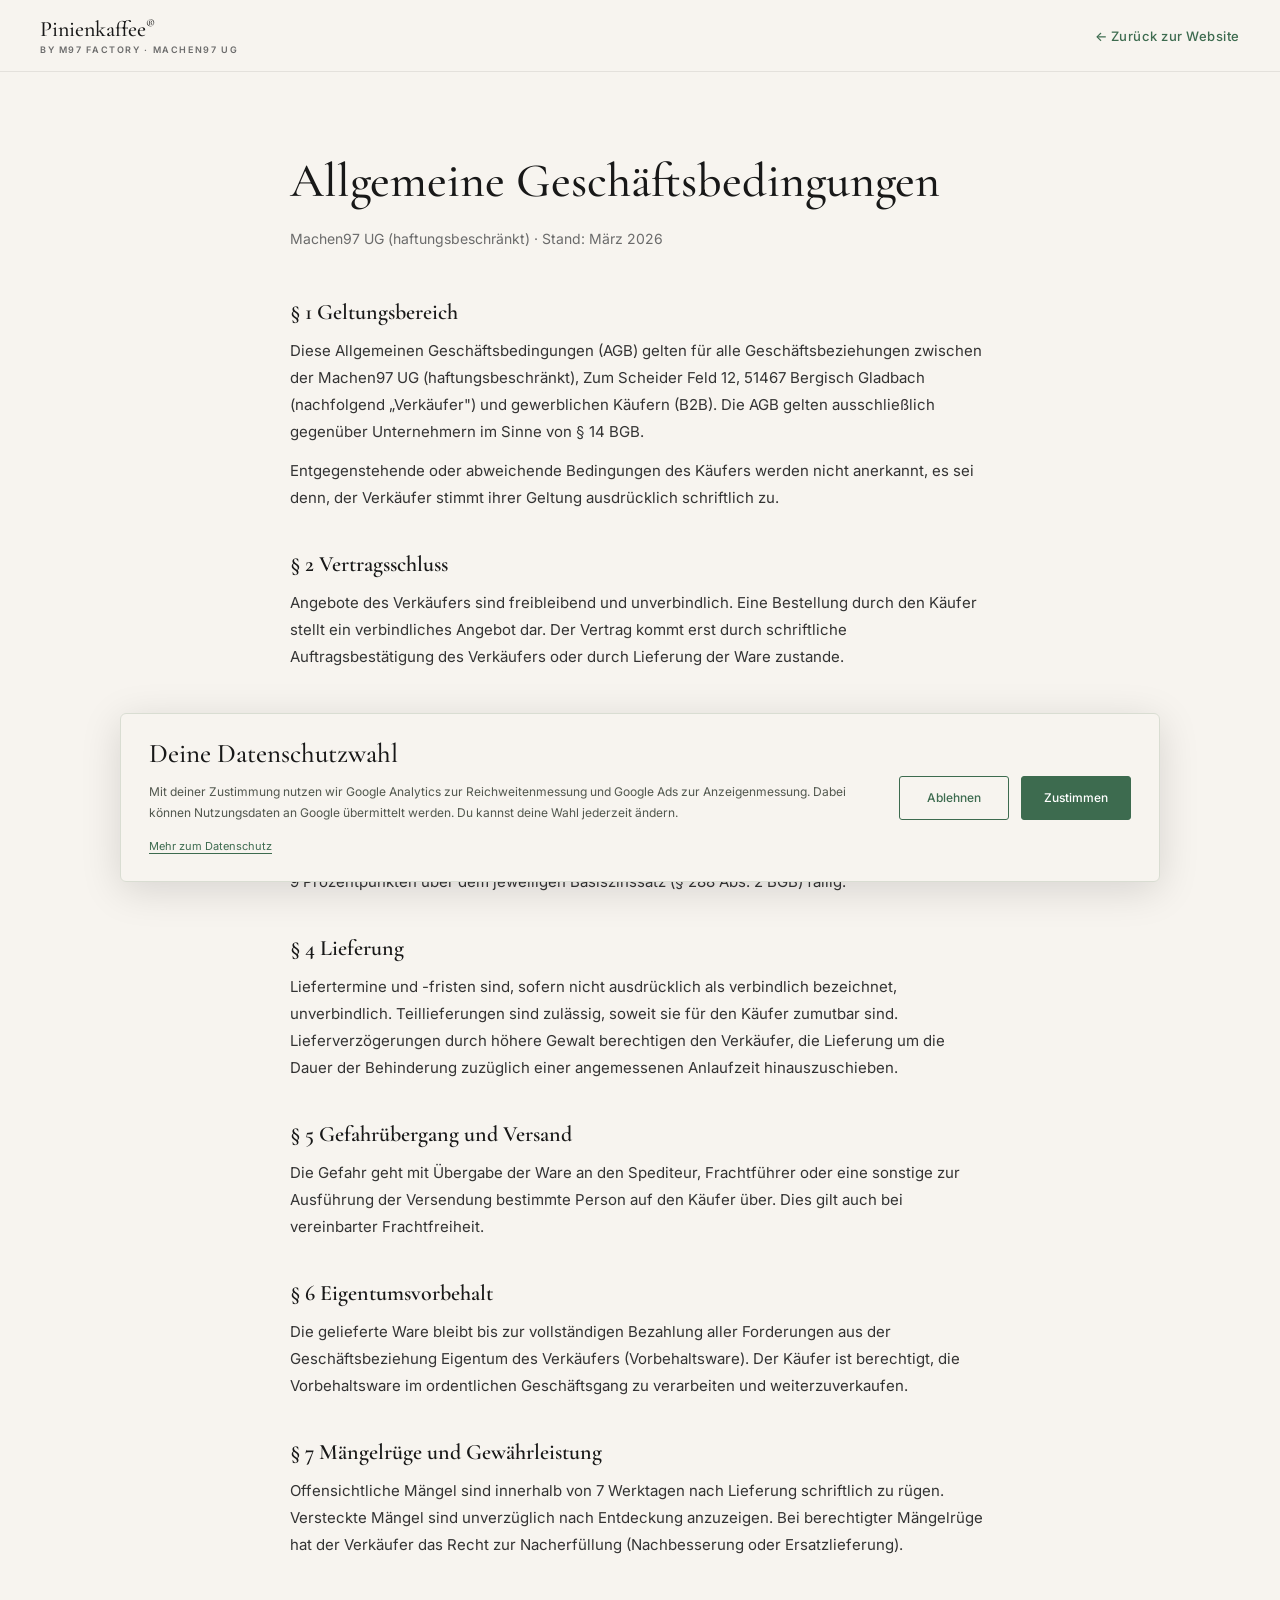
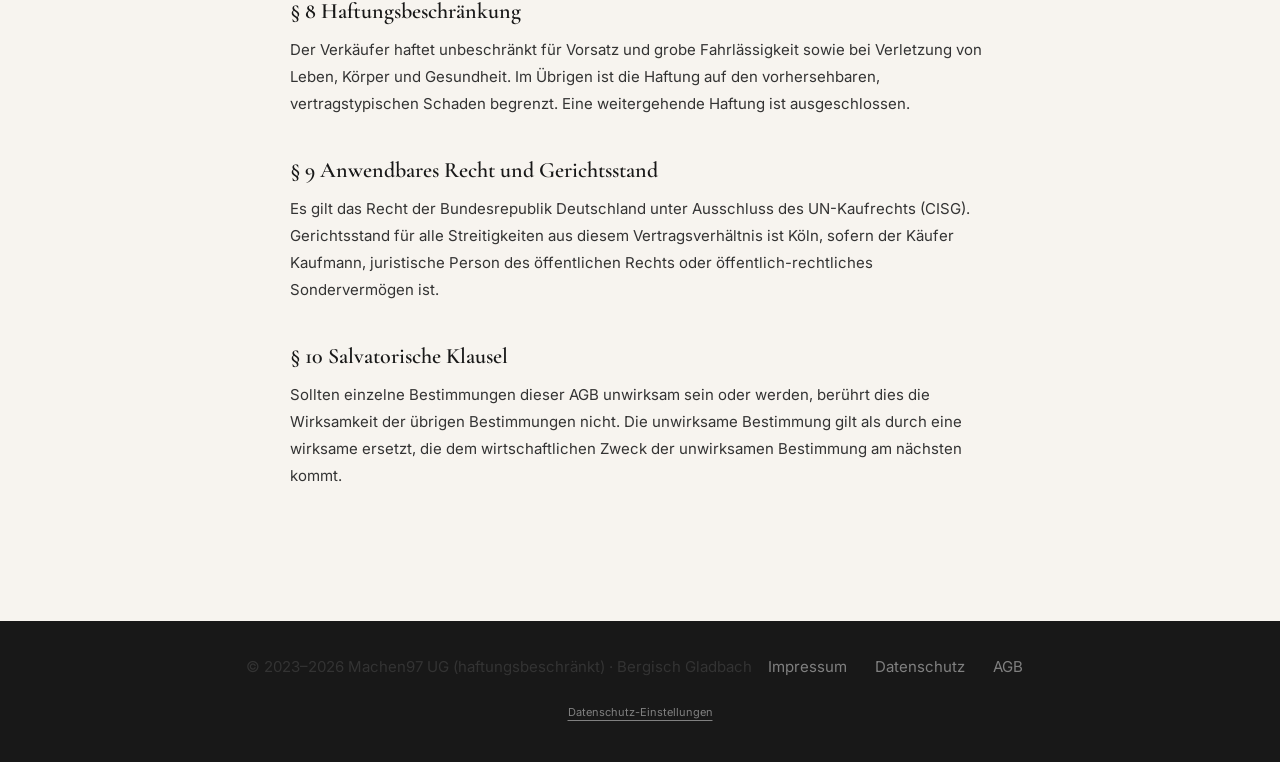
<file: agb.html>
<!DOCTYPE html>
<html lang="de">
<head>
  <meta charset="UTF-8"/>
  <link rel="icon" type="image/x-icon" href="/favicon.ico" />
  <link rel="icon" type="image/png" sizes="32x32" href="/favicon-32x32.png" />
  <link rel="apple-touch-icon" sizes="180x180" href="/apple-touch-icon.png" />
  <meta name="viewport" content="width=device-width, initial-scale=1.0"/>
  <title>AGB – Pinienkaffee</title>
  <link rel="preconnect" href="https://fonts.googleapis.com"/>
  <link href="https://fonts.googleapis.com/css2?family=Cormorant+Garamond:ital,wght@0,400;0,500;0,600;1,400;1,600&family=Inter:wght@300;400;500;600&display=swap" rel="stylesheet"/>
  <style>
    *, *::before, *::after { box-sizing: border-box; margin: 0; padding: 0; }
    :root { --green: #3D6B4F; --gold: #C4A35A; --cream: #F7F4EF; --black: #181818; --gray: #6B6B6B; --serif: 'Cormorant Garamond', Georgia, serif; --sans: 'Inter', system-ui, sans-serif; }
    body { font-family: var(--sans); background: var(--cream); color: var(--black); }
    nav { position: sticky; top: 0; z-index: 100; background: var(--cream); border-bottom: 1px solid rgba(0,0,0,0.08); display: flex; align-items: center; justify-content: space-between; padding: 0 40px; height: 72px; }
    .nav-logo { text-decoration: none; }
    .nav-logo-name { font-family: var(--serif); font-size: 22px; font-weight: 500; color: var(--black); }
    .nav-logo-name sup { font-size: 12px; }
    .nav-logo-sub { font-size: 9px; font-weight: 600; letter-spacing: 0.18em; text-transform: uppercase; color: var(--gray); margin-top: 2px; }
    .nav-back { font-size: 13px; font-weight: 500; color: var(--green); text-decoration: none; letter-spacing: 0.04em; }
    .nav-back:hover { text-decoration: underline; }
    .legal-wrap { max-width: 780px; margin: 0 auto; padding: 80px 40px 120px; }
    h1 { font-family: var(--serif); font-size: 48px; font-weight: 500; margin-bottom: 16px; }
    .subtitle { font-size: 14px; color: var(--gray); margin-bottom: 48px; }
    h2 { font-family: var(--serif); font-size: 22px; font-weight: 600; margin: 40px 0 12px; }
    p { font-size: 15px; line-height: 1.8; color: #333; margin-bottom: 12px; }
    ul { margin: 8px 0 12px 20px; }
    ul li { font-size: 15px; line-height: 1.8; color: #333; }
    a { color: var(--green); }
    footer { background: #181818; color: rgba(255,255,255,0.45); padding: 32px 40px; text-align: center; font-size: 12px; }
    footer a { color: rgba(255,255,255,0.45); text-decoration: none; margin: 0 12px; }
    footer a:hover { color: #fff; }
  </style>
<!-- M97 Google Ads: consent-gated shared tag -->
<link rel="stylesheet" href="/assets/google-ads.css">
<script src="/assets/google-ads.js" defer></script>
<!-- /M97 Google Ads -->
</head>
<body>

<nav>
  <a href="/" class="nav-logo">
    <div class="nav-logo-name">Pinienkaffee<sup>®</sup></div>
    <div class="nav-logo-sub">by M97 Factory · Machen97 UG</div>
  </a>
  <a href="/" class="nav-back">← Zurück zur Website</a>
</nav>

<main class="legal-wrap">
  <h1>Allgemeine Geschäftsbedingungen</h1>
  <p class="subtitle">Machen97 UG (haftungsbeschränkt) · Stand: März 2026</p>

  <h2>§ 1 Geltungsbereich</h2>
  <p>
    Diese Allgemeinen Geschäftsbedingungen (AGB) gelten für alle Geschäftsbeziehungen zwischen der
    Machen97 UG (haftungsbeschränkt), Zum Scheider Feld 12, 51467 Bergisch Gladbach (nachfolgend „Verkäufer")
    und gewerblichen Käufern (B2B). Die AGB gelten ausschließlich gegenüber Unternehmern im Sinne von § 14 BGB.
  </p>
  <p>
    Entgegenstehende oder abweichende Bedingungen des Käufers werden nicht anerkannt, es sei denn,
    der Verkäufer stimmt ihrer Geltung ausdrücklich schriftlich zu.
  </p>

  <h2>§ 2 Vertragsschluss</h2>
  <p>
    Angebote des Verkäufers sind freibleibend und unverbindlich. Eine Bestellung durch den Käufer
    stellt ein verbindliches Angebot dar. Der Vertrag kommt erst durch schriftliche Auftragsbestätigung
    des Verkäufers oder durch Lieferung der Ware zustande.
  </p>

  <h2>§ 3 Preise und Zahlungsbedingungen</h2>
  <p>
    Es gelten die zum Zeitpunkt der Bestellung vereinbarten Preise. Alle Preise verstehen sich
    zuzüglich der gesetzlichen Mehrwertsteuer und Versandkosten, sofern nicht anders vereinbart.
  </p>
  <p>
    Zahlungen sind innerhalb von 14 Tagen nach Rechnungsdatum ohne Abzug fällig, sofern keine
    anderen Zahlungsziele schriftlich vereinbart wurden. Bei Zahlungsverzug sind Zinsen in Höhe
    von 9 Prozentpunkten über dem jeweiligen Basiszinssatz (§ 288 Abs. 2 BGB) fällig.
  </p>

  <h2>§ 4 Lieferung</h2>
  <p>
    Liefertermine und -fristen sind, sofern nicht ausdrücklich als verbindlich bezeichnet, unverbindlich.
    Teillieferungen sind zulässig, soweit sie für den Käufer zumutbar sind. Lieferverzögerungen durch
    höhere Gewalt berechtigen den Verkäufer, die Lieferung um die Dauer der Behinderung zuzüglich einer
    angemessenen Anlaufzeit hinauszuschieben.
  </p>

  <h2>§ 5 Gefahrübergang und Versand</h2>
  <p>
    Die Gefahr geht mit Übergabe der Ware an den Spediteur, Frachtführer oder eine sonstige zur
    Ausführung der Versendung bestimmte Person auf den Käufer über. Dies gilt auch bei vereinbarter
    Frachtfreiheit.
  </p>

  <h2>§ 6 Eigentumsvorbehalt</h2>
  <p>
    Die gelieferte Ware bleibt bis zur vollständigen Bezahlung aller Forderungen aus der Geschäftsbeziehung
    Eigentum des Verkäufers (Vorbehaltsware). Der Käufer ist berechtigt, die Vorbehaltsware im
    ordentlichen Geschäftsgang zu verarbeiten und weiterzuverkaufen.
  </p>

  <h2>§ 7 Mängelrüge und Gewährleistung</h2>
  <p>
    Offensichtliche Mängel sind innerhalb von 7 Werktagen nach Lieferung schriftlich zu rügen.
    Versteckte Mängel sind unverzüglich nach Entdeckung anzuzeigen. Bei berechtigter Mängelrüge
    hat der Verkäufer das Recht zur Nacherfüllung (Nachbesserung oder Ersatzlieferung).
  </p>

  <h2>§ 8 Haftungsbeschränkung</h2>
  <p>
    Der Verkäufer haftet unbeschränkt für Vorsatz und grobe Fahrlässigkeit sowie bei Verletzung von
    Leben, Körper und Gesundheit. Im Übrigen ist die Haftung auf den vorhersehbaren, vertragstypischen
    Schaden begrenzt. Eine weitergehende Haftung ist ausgeschlossen.
  </p>

  <h2>§ 9 Anwendbares Recht und Gerichtsstand</h2>
  <p>
    Es gilt das Recht der Bundesrepublik Deutschland unter Ausschluss des UN-Kaufrechts (CISG).
    Gerichtsstand für alle Streitigkeiten aus diesem Vertragsverhältnis ist Köln, sofern der Käufer
    Kaufmann, juristische Person des öffentlichen Rechts oder öffentlich-rechtliches Sondervermögen ist.
  </p>

  <h2>§ 10 Salvatorische Klausel</h2>
  <p>
    Sollten einzelne Bestimmungen dieser AGB unwirksam sein oder werden, berührt dies die Wirksamkeit
    der übrigen Bestimmungen nicht. Die unwirksame Bestimmung gilt als durch eine wirksame ersetzt,
    die dem wirtschaftlichen Zweck der unwirksamen Bestimmung am nächsten kommt.
  </p>
</main>

<footer>
  <p>© 2023–2026 Machen97 UG (haftungsbeschränkt) · Bergisch Gladbach
    <a href="/impressum.html">Impressum</a>
    <a href="/datenschutz.html">Datenschutz</a>
    <a href="/agb.html">AGB</a>
  </p>
</footer>

</body>
</html>
</file>
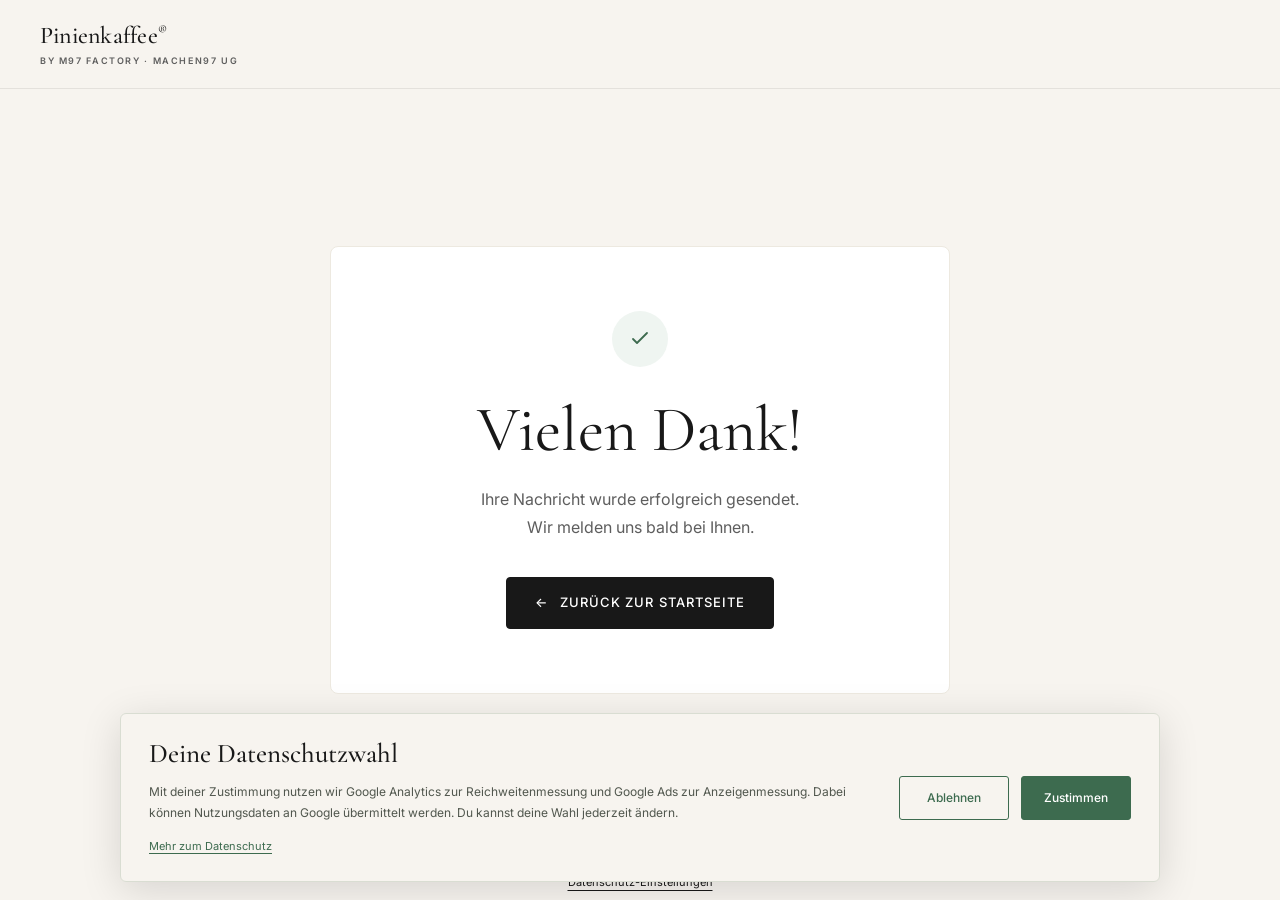
<file: danke.html>
<!DOCTYPE html>
<html lang="de">
<head>
  <meta charset="UTF-8" />
  <meta name="viewport" content="width=device-width, initial-scale=1.0" />
  <meta name="robots" content="noindex, follow" />
  <meta name="theme-color" content="#3D6B4F" />
  <title>Vielen Dank – Pinienkaffee</title>
  <link rel="icon" type="image/x-icon" href="/favicon.ico" />
  <link rel="icon" type="image/png" sizes="32x32" href="/favicon-32x32.png" />
  <link rel="apple-touch-icon" sizes="180x180" href="/apple-touch-icon.png" />
  <link rel="preconnect" href="https://fonts.googleapis.com" />
  <link rel="preconnect" href="https://fonts.gstatic.com" crossorigin />
  <link href="https://fonts.googleapis.com/css2?family=Cormorant+Garamond:ital,wght@0,400;0,500&family=Inter:wght@400;500;600&display=swap" rel="stylesheet" />
  <style>
    *, *::before, *::after { box-sizing: border-box; margin: 0; padding: 0; }
    :root {
      --black: #181818;
      --cream: #F7F4EF;
      --green: #3D6B4F;
      --gray: #5E5E5E;
      --serif: 'Cormorant Garamond', Georgia, serif;
      --sans: 'Inter', -apple-system, sans-serif;
    }
    body {
      min-height: 100vh;
      min-height: 100svh;
      display: flex;
      flex-direction: column;
      font-family: var(--sans);
      background: var(--cream);
      color: var(--black);
      -webkit-font-smoothing: antialiased;
    }
    header {
      padding: 22px 40px;
      border-bottom: 1px solid rgba(0, 0, 0, 0.08);
    }
    .brand-name {
      font-family: var(--serif);
      font-size: 24px;
      font-weight: 500;
      letter-spacing: 0.01em;
      line-height: 1.2;
    }
    .brand-name sup { font-size: 12px; }
    .brand-sub {
      margin-top: 4px;
      color: var(--gray);
      font-size: 9px;
      font-weight: 600;
      letter-spacing: 0.18em;
      text-transform: uppercase;
    }
    main {
      flex: 1;
      display: grid;
      place-items: center;
      padding: 56px 24px;
    }
    .thank-you {
      width: 100%;
      max-width: 620px;
      padding: 64px 40px;
      background: #fff;
      border: 1px solid #EDE9E0;
      border-radius: 8px;
      text-align: center;
    }
    .success-icon {
      display: grid;
      place-items: center;
      width: 56px;
      height: 56px;
      margin: 0 auto 28px;
      background: #EFF5F1;
      border-radius: 50%;
      color: var(--green);
    }
    h1 {
      font-family: var(--serif);
      font-size: clamp(44px, 7vw, 64px);
      font-weight: 400;
      line-height: 1.1;
      margin-bottom: 20px;
    }
    p {
      color: var(--gray);
      font-size: 16px;
      line-height: 1.75;
    }
    .back {
      display: inline-flex;
      align-items: center;
      justify-content: center;
      gap: 12px;
      margin-top: 36px;
      padding: 14px 28px;
      border: 1.5px solid var(--black);
      border-radius: 4px;
      background: var(--black);
      color: #fff;
      font-size: 13px;
      font-weight: 500;
      letter-spacing: 0.08em;
      line-height: 1.65;
      text-decoration: none;
      text-transform: uppercase;
      transition: background 0.3s ease, border-color 0.3s ease;
    }
    .back:hover { background: #333; border-color: #333; }
    .back:focus-visible { outline: 3px solid var(--green); outline-offset: 4px; }
    @media (max-width: 480px) {
      header { padding: 20px 24px; }
      main { padding: 32px 16px; }
      .thank-you { padding: 44px 24px; }
      .back { width: 100%; padding-inline: 12px; }
    }
    @media (prefers-reduced-motion: reduce) {
      .back { transition: none; }
    }
  </style>
<!-- M97 Google Ads: consent-gated shared tag -->
<link rel="stylesheet" href="/assets/google-ads.css">
<script src="/assets/google-ads.js" defer></script>
<!-- /M97 Google Ads -->
</head>
<body>
  <header>
    <div class="brand-name">Pinienkaffee<sup>®</sup></div>
    <div class="brand-sub">by M97 Factory · Machen97 UG</div>
  </header>
  <main>
    <div class="thank-you">
      <div class="success-icon" aria-hidden="true">
        <svg width="24" height="24" viewBox="0 0 24 24" fill="none">
          <path d="m5 12 4 4L19 6" stroke="currentColor" stroke-width="1.8" stroke-linecap="round" stroke-linejoin="round" />
        </svg>
      </div>
      <h1>Vielen Dank!</h1>
      <p>Ihre Nachricht wurde erfolgreich gesendet.<br />Wir melden uns bald bei Ihnen.</p>
      <a class="back" href="/"><span aria-hidden="true">←</span> Zurück zur Startseite</a>
    </div>
  </main>
</body>
</html>
</file>
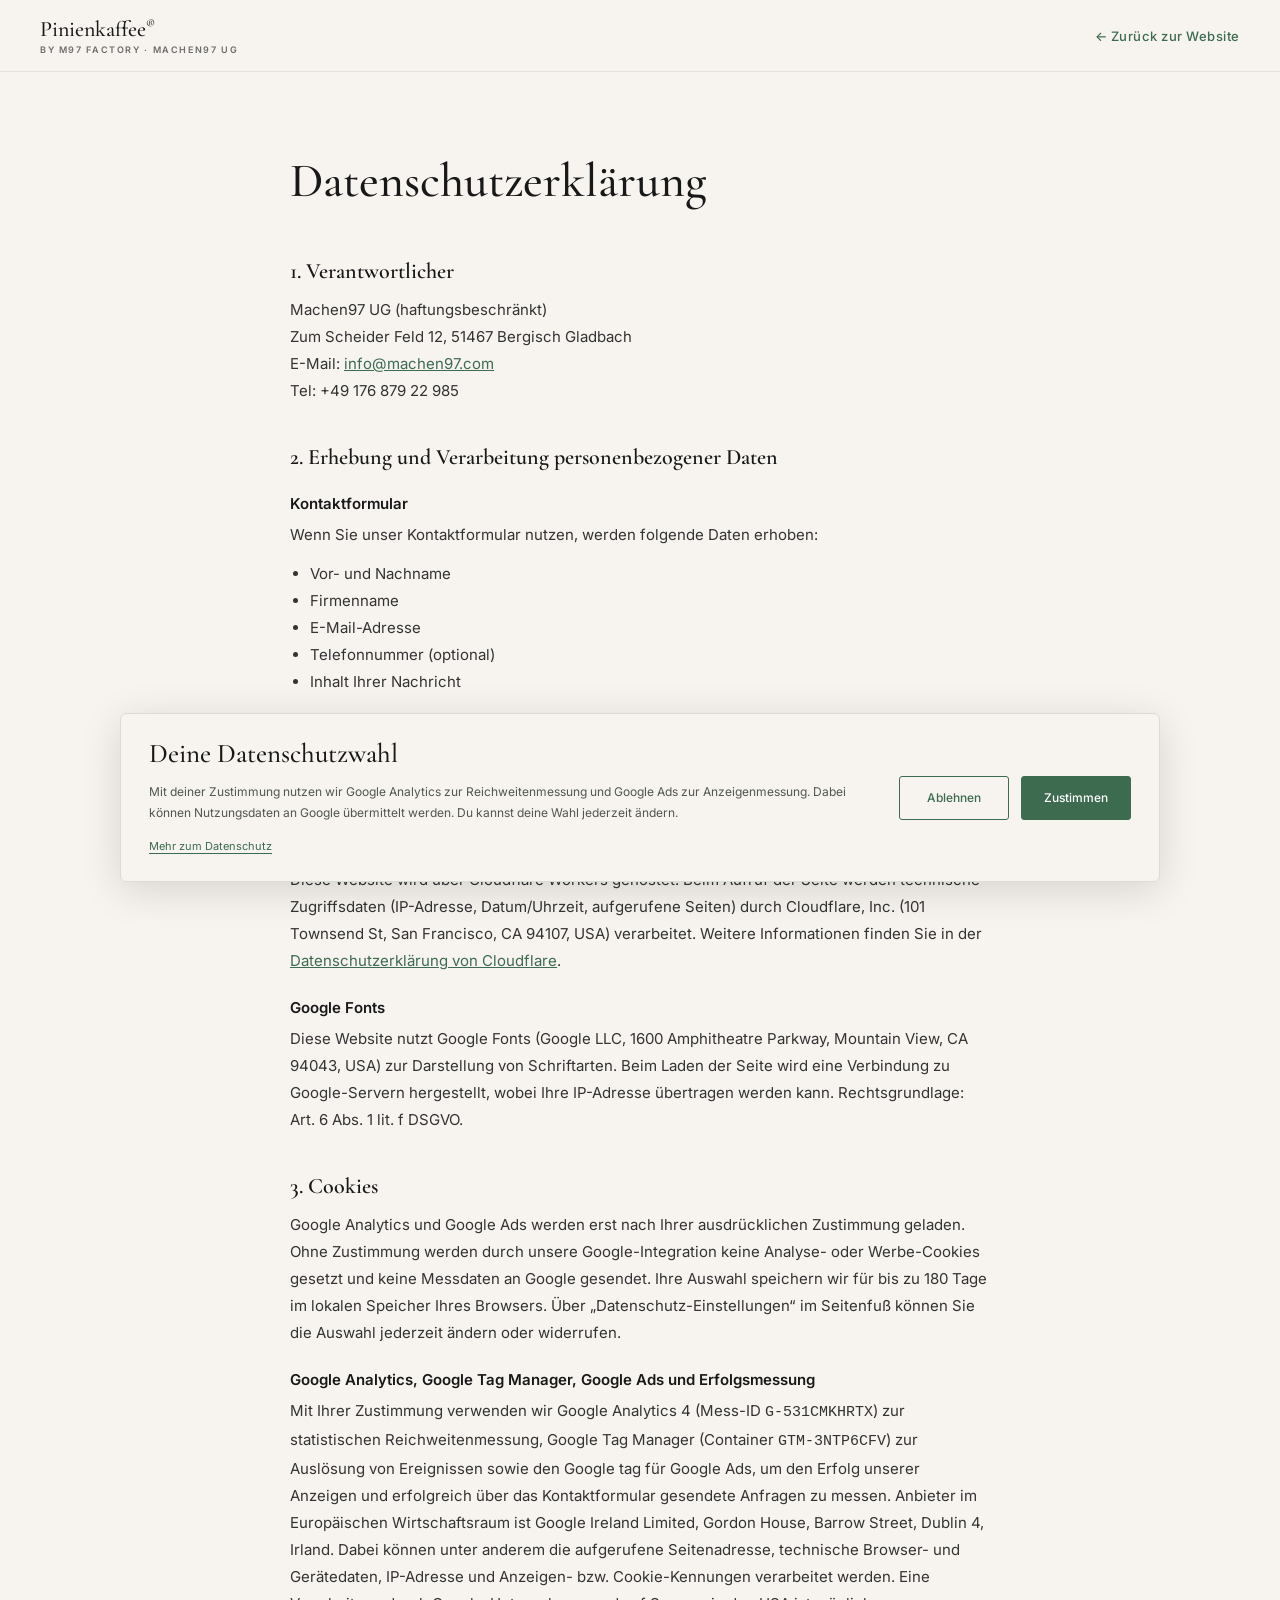
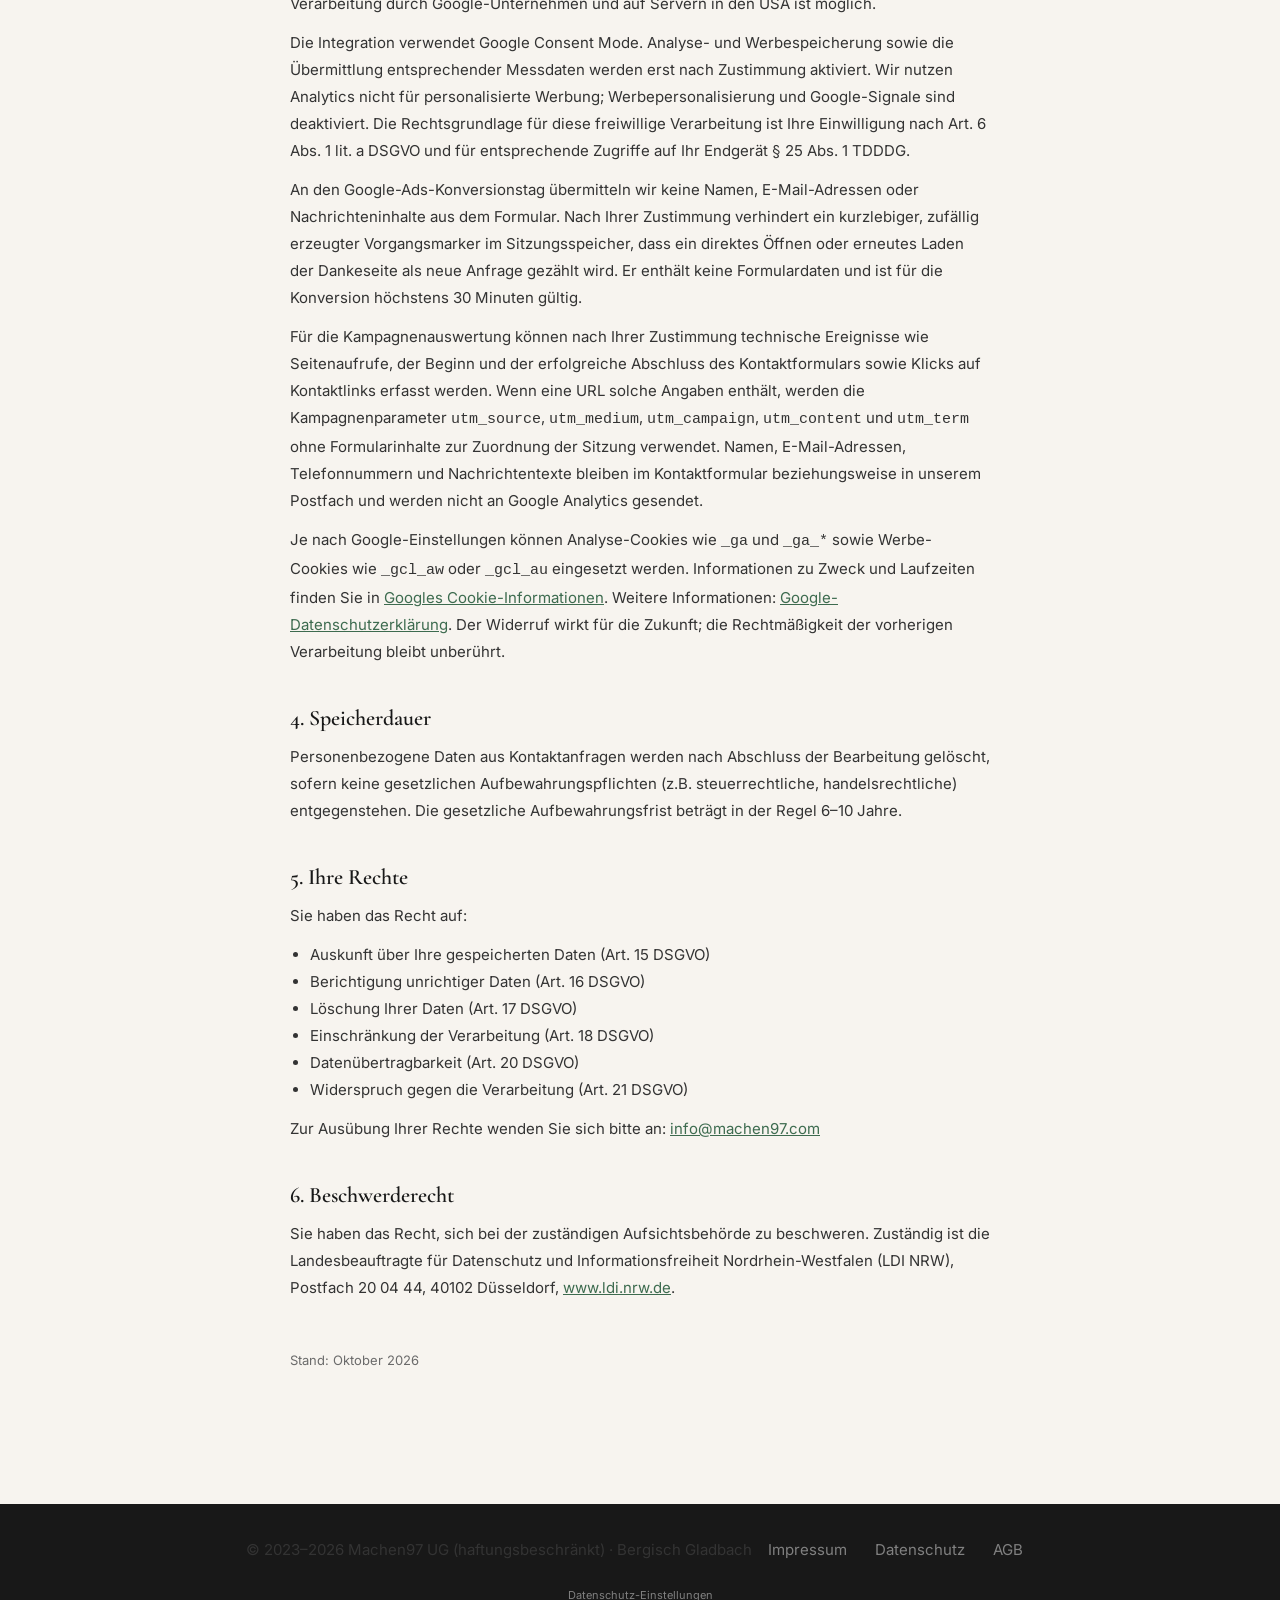
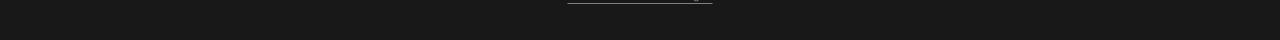
<file: datenschutz.html>
<!DOCTYPE html>
<html lang="de">
<head>
  <meta charset="UTF-8"/>
  <link rel="icon" type="image/x-icon" href="/favicon.ico" />
  <link rel="icon" type="image/png" sizes="32x32" href="/favicon-32x32.png" />
  <link rel="apple-touch-icon" sizes="180x180" href="/apple-touch-icon.png" />
  <meta name="viewport" content="width=device-width, initial-scale=1.0"/>
  <title>Datenschutzerklärung – Pinienkaffee</title>
  <link rel="preconnect" href="https://fonts.googleapis.com"/>
  <link href="https://fonts.googleapis.com/css2?family=Cormorant+Garamond:ital,wght@0,400;0,500;0,600;1,400;1,600&family=Inter:wght@300;400;500;600&display=swap" rel="stylesheet"/>
  <style>
    *, *::before, *::after { box-sizing: border-box; margin: 0; padding: 0; }
    :root {
      --green: #3D6B4F; --gold: #C4A35A; --cream: #F7F4EF;
      --black: #181818; --gray: #6B6B6B;
      --serif: 'Cormorant Garamond', Georgia, serif;
      --sans: 'Inter', system-ui, sans-serif;
    }
    body { font-family: var(--sans); background: var(--cream); color: var(--black); }
    nav { position: sticky; top: 0; z-index: 100; background: var(--cream); border-bottom: 1px solid rgba(0,0,0,0.08); display: flex; align-items: center; justify-content: space-between; padding: 0 40px; height: 72px; }
    .nav-logo { text-decoration: none; }
    .nav-logo-name { font-family: var(--serif); font-size: 22px; font-weight: 500; color: var(--black); }
    .nav-logo-name sup { font-size: 12px; }
    .nav-logo-sub { font-size: 9px; font-weight: 600; letter-spacing: 0.18em; text-transform: uppercase; color: var(--gray); margin-top: 2px; }
    .nav-back { font-size: 13px; font-weight: 500; color: var(--green); text-decoration: none; letter-spacing: 0.04em; }
    .nav-back:hover { text-decoration: underline; }
    .legal-wrap { max-width: 780px; margin: 0 auto; padding: 80px 40px 120px; }
    h1 { font-family: var(--serif); font-size: 48px; font-weight: 500; margin-bottom: 48px; }
    h2 { font-family: var(--serif); font-size: 22px; font-weight: 600; margin: 40px 0 12px; }
    h3 { font-size: 15px; font-weight: 600; margin: 24px 0 8px; }
    p { font-size: 15px; line-height: 1.8; color: #333; margin-bottom: 12px; }
    ul { margin: 8px 0 12px 20px; }
    ul li { font-size: 15px; line-height: 1.8; color: #333; }
    a { color: var(--green); }
    footer { background: #181818; color: rgba(255,255,255,0.45); padding: 32px 40px; text-align: center; font-size: 12px; }
    footer a { color: rgba(255,255,255,0.45); text-decoration: none; margin: 0 12px; }
    footer a:hover { color: #fff; }
  </style>
<!-- M97 Google Ads: consent-gated shared tag -->
<link rel="stylesheet" href="/assets/google-ads.css">
<script src="/assets/google-ads.js" defer></script>
<!-- /M97 Google Ads -->
</head>
<body>

<nav>
  <a href="/" class="nav-logo">
    <div class="nav-logo-name">Pinienkaffee<sup>®</sup></div>
    <div class="nav-logo-sub">by M97 Factory · Machen97 UG</div>
  </a>
  <a href="/" class="nav-back">← Zurück zur Website</a>
</nav>

<main class="legal-wrap">
  <h1>Datenschutzerklärung</h1>

  <h2>1. Verantwortlicher</h2>
  <p>
    Machen97 UG (haftungsbeschränkt)<br/>
    Zum Scheider Feld 12, 51467 Bergisch Gladbach<br/>
    E-Mail: <a href="mailto:info@machen97.com">info@machen97.com</a><br/>
    Tel: +49 176 879 22 985
  </p>

  <h2>2. Erhebung und Verarbeitung personenbezogener Daten</h2>

  <h3>Kontaktformular</h3>
  <p>
    Wenn Sie unser Kontaktformular nutzen, werden folgende Daten erhoben:
  </p>
  <ul>
    <li>Vor- und Nachname</li>
    <li>Firmenname</li>
    <li>E-Mail-Adresse</li>
    <li>Telefonnummer (optional)</li>
    <li>Inhalt Ihrer Nachricht</li>
  </ul>
  <p>
    Die Verarbeitung erfolgt auf Grundlage von Art. 6 Abs. 1 lit. b DSGVO (Vertragsanbahnung)
    bzw. Art. 6 Abs. 1 lit. f DSGVO (berechtigtes Interesse an der Beantwortung von Anfragen).
    Die Daten werden ausschließlich zur Bearbeitung Ihrer Anfrage verwendet und nicht an Dritte weitergegeben.
  </p>

  <h3>Server-Logfiles</h3>
  <p>
    Diese Website wird über Cloudflare Workers gehostet. Beim Aufruf der Seite werden technische
    Zugriffsdaten (IP-Adresse, Datum/Uhrzeit, aufgerufene Seiten) durch Cloudflare, Inc.
    (101 Townsend St, San Francisco, CA 94107, USA) verarbeitet. Weitere Informationen finden Sie
    in der <a href="https://www.cloudflare.com/privacypolicy/" target="_blank" rel="noopener">Datenschutzerklärung von Cloudflare</a>.
  </p>

  <h3>Google Fonts</h3>
  <p>
    Diese Website nutzt Google Fonts (Google LLC, 1600 Amphitheatre Parkway, Mountain View, CA 94043, USA)
    zur Darstellung von Schriftarten. Beim Laden der Seite wird eine Verbindung zu Google-Servern hergestellt,
    wobei Ihre IP-Adresse übertragen werden kann. Rechtsgrundlage: Art. 6 Abs. 1 lit. f DSGVO.
  </p>

  <h2>3. Cookies</h2>
  <p>
    Google Analytics und Google Ads werden erst nach Ihrer ausdrücklichen Zustimmung geladen. Ohne Zustimmung werden
    durch unsere Google-Integration keine Analyse- oder Werbe-Cookies gesetzt und keine Messdaten an Google gesendet.
    Ihre Auswahl speichern wir für bis zu 180 Tage im lokalen Speicher Ihres Browsers.
    Über „Datenschutz-Einstellungen“ im Seitenfuß können Sie die Auswahl jederzeit ändern oder widerrufen.
  </p>

  <h3 id="google-ads">Google Analytics, Google Tag Manager, Google Ads und Erfolgsmessung</h3>
  <p>
    Mit Ihrer Zustimmung verwenden wir Google Analytics 4 (Mess-ID <code>G-531CMKHRTX</code>) zur statistischen
    Reichweitenmessung, Google Tag Manager (Container <code>GTM-3NTP6CFV</code>) zur Auslösung von Ereignissen
    sowie den Google tag für Google Ads, um den Erfolg unserer Anzeigen
    und erfolgreich über das Kontaktformular gesendete Anfragen zu messen. Anbieter im Europäischen
    Wirtschaftsraum ist Google Ireland Limited, Gordon House, Barrow Street, Dublin 4, Irland.
    Dabei können unter anderem die aufgerufene Seitenadresse, technische Browser- und Gerätedaten,
    IP-Adresse und Anzeigen- bzw. Cookie-Kennungen verarbeitet werden. Eine Verarbeitung durch
    Google-Unternehmen und auf Servern in den USA ist möglich.
  </p>
  <p>
    Die Integration verwendet Google Consent Mode. Analyse- und Werbespeicherung sowie die Übermittlung
    entsprechender Messdaten werden erst nach Zustimmung aktiviert. Wir nutzen Analytics nicht für
    personalisierte Werbung; Werbepersonalisierung und Google-Signale sind deaktiviert.
    Die Rechtsgrundlage für diese freiwillige Verarbeitung ist Ihre Einwilligung nach Art. 6 Abs. 1 lit. a DSGVO
    und für entsprechende Zugriffe auf Ihr Endgerät § 25 Abs. 1 TDDDG.
  </p>
  <p>
    An den Google-Ads-Konversionstag übermitteln wir keine Namen, E-Mail-Adressen oder Nachrichteninhalte
    aus dem Formular. Nach Ihrer Zustimmung verhindert ein kurzlebiger, zufällig erzeugter Vorgangsmarker im Sitzungsspeicher,
    dass ein direktes Öffnen oder erneutes Laden der Dankeseite als neue Anfrage gezählt wird.
    Er enthält keine Formulardaten und ist für die Konversion höchstens 30 Minuten gültig.
  </p>
  <p>
    Für die Kampagnenauswertung können nach Ihrer Zustimmung technische Ereignisse wie Seitenaufrufe,
    der Beginn und der erfolgreiche Abschluss des Kontaktformulars sowie Klicks auf Kontaktlinks erfasst werden.
    Wenn eine URL solche Angaben enthält, werden die Kampagnenparameter <code>utm_source</code>,
    <code>utm_medium</code>, <code>utm_campaign</code>, <code>utm_content</code> und <code>utm_term</code>
    ohne Formularinhalte zur Zuordnung der Sitzung verwendet. Namen, E-Mail-Adressen, Telefonnummern und
    Nachrichtentexte bleiben im Kontaktformular beziehungsweise in unserem Postfach und werden nicht an Google Analytics gesendet.
  </p>
  <p>
    Je nach Google-Einstellungen können Analyse-Cookies wie <code>_ga</code> und <code>_ga_*</code> sowie
    Werbe-Cookies wie <code>_gcl_aw</code> oder <code>_gcl_au</code> eingesetzt werden. Informationen zu Zweck und Laufzeiten finden Sie in
    <a href="https://policies.google.com/technologies/cookies?hl=de" target="_blank" rel="noopener">Googles Cookie-Informationen</a>.
    Weitere Informationen: <a href="https://policies.google.com/privacy?hl=de" target="_blank" rel="noopener">Google-Datenschutzerklärung</a>.
    Der Widerruf wirkt für die Zukunft; die Rechtmäßigkeit der vorherigen Verarbeitung bleibt unberührt.
  </p>

  <h2>4. Speicherdauer</h2>
  <p>
    Personenbezogene Daten aus Kontaktanfragen werden nach Abschluss der Bearbeitung gelöscht,
    sofern keine gesetzlichen Aufbewahrungspflichten (z.B. steuerrechtliche, handelsrechtliche)
    entgegenstehen. Die gesetzliche Aufbewahrungsfrist beträgt in der Regel 6–10 Jahre.
  </p>

  <h2>5. Ihre Rechte</h2>
  <p>Sie haben das Recht auf:</p>
  <ul>
    <li>Auskunft über Ihre gespeicherten Daten (Art. 15 DSGVO)</li>
    <li>Berichtigung unrichtiger Daten (Art. 16 DSGVO)</li>
    <li>Löschung Ihrer Daten (Art. 17 DSGVO)</li>
    <li>Einschränkung der Verarbeitung (Art. 18 DSGVO)</li>
    <li>Datenübertragbarkeit (Art. 20 DSGVO)</li>
    <li>Widerspruch gegen die Verarbeitung (Art. 21 DSGVO)</li>
  </ul>
  <p>
    Zur Ausübung Ihrer Rechte wenden Sie sich bitte an: <a href="mailto:info@machen97.com">info@machen97.com</a>
  </p>

  <h2>6. Beschwerderecht</h2>
  <p>
    Sie haben das Recht, sich bei der zuständigen Aufsichtsbehörde zu beschweren.
    Zuständig ist die Landesbeauftragte für Datenschutz und Informationsfreiheit Nordrhein-Westfalen
    (LDI NRW), Postfach 20 04 44, 40102 Düsseldorf, <a href="https://www.ldi.nrw.de" target="_blank" rel="noopener">www.ldi.nrw.de</a>.
  </p>

  <p style="margin-top:48px; font-size:13px; color: var(--gray);">Stand: Oktober 2026</p>
</main>

<footer>
  <p>© 2023–2026 Machen97 UG (haftungsbeschränkt) · Bergisch Gladbach
    <a href="/impressum.html">Impressum</a>
    <a href="/datenschutz.html">Datenschutz</a>
    <a href="/agb.html">AGB</a>
  </p>
</footer>

</body>
</html>
</file>
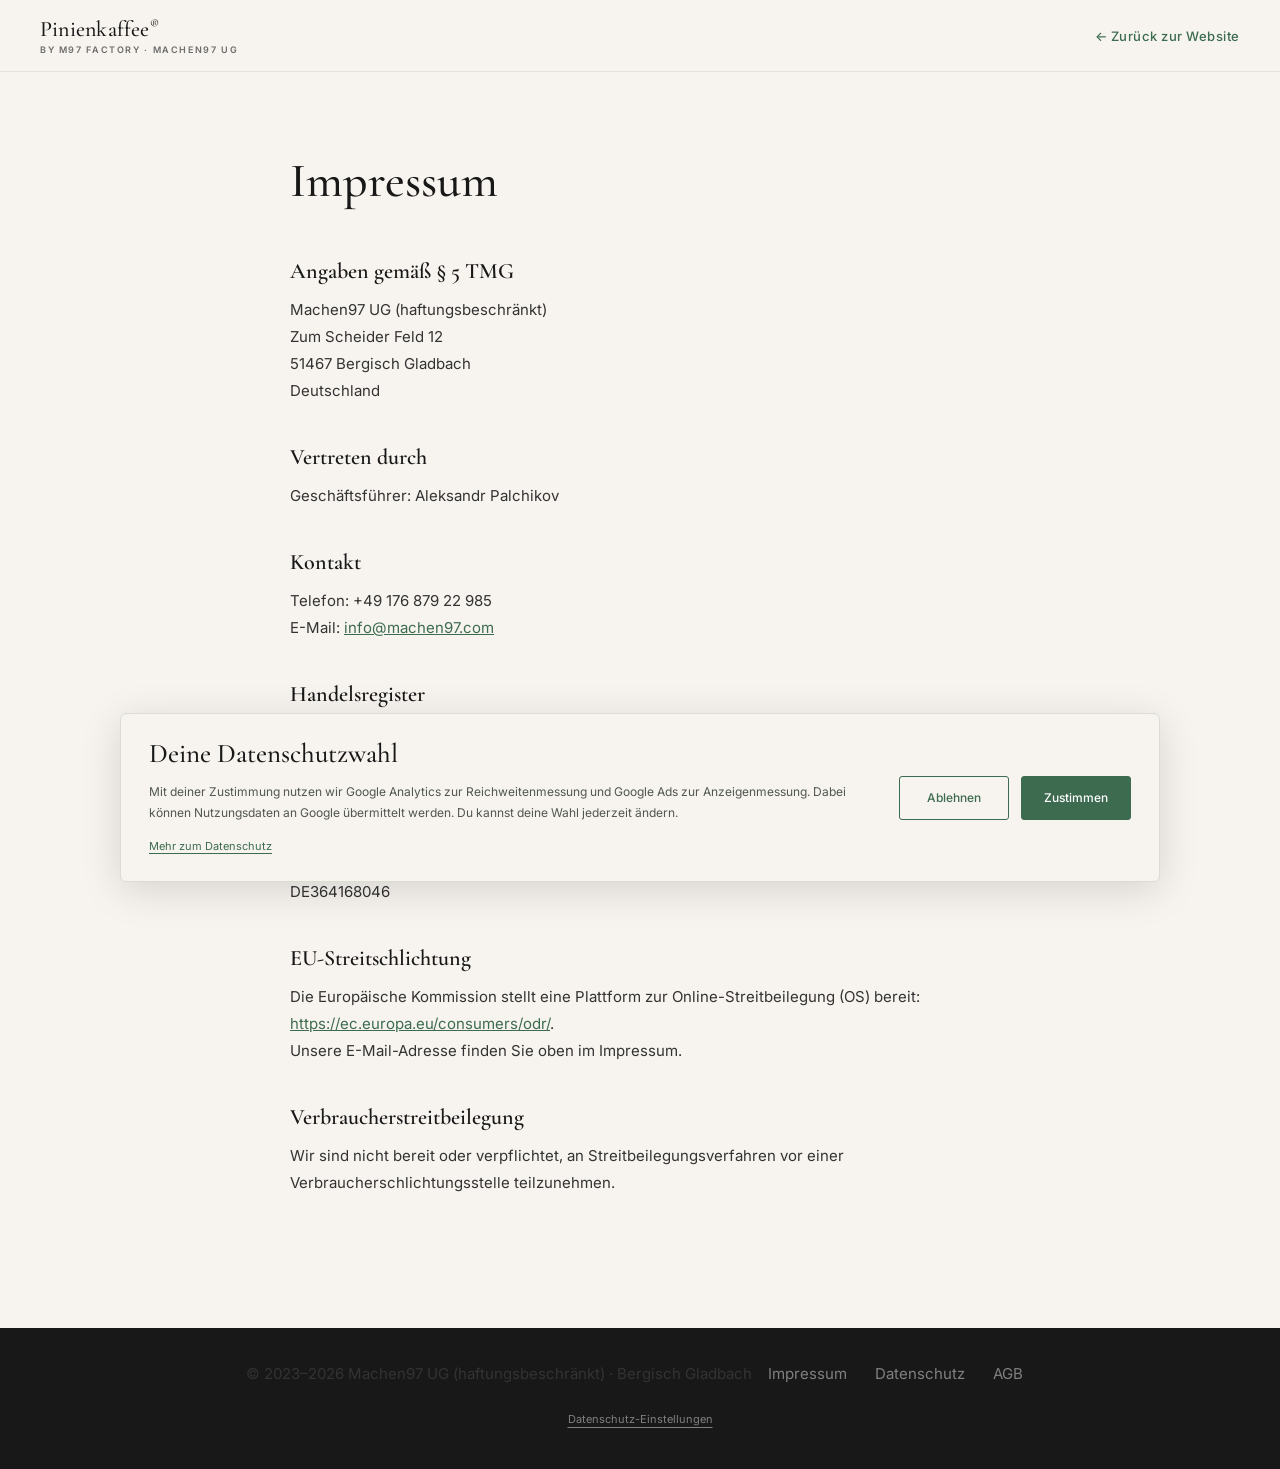
<file: impressum.html>
<!DOCTYPE html>
<html lang="de">
<head>
  <meta charset="UTF-8"/>
  <link rel="icon" type="image/x-icon" href="/favicon.ico" />
  <link rel="icon" type="image/png" sizes="32x32" href="/favicon-32x32.png" />
  <link rel="apple-touch-icon" sizes="180x180" href="/apple-touch-icon.png" />
  <meta name="viewport" content="width=device-width, initial-scale=1.0"/>
  <title>Impressum – Pinienkaffee</title>
  <link rel="preconnect" href="https://fonts.googleapis.com"/>
  <link href="https://fonts.googleapis.com/css2?family=Cormorant+Garamond:ital,wght@0,400;0,500;0,600;1,400;1,600&family=Inter:wght@300;400;500;600&display=swap" rel="stylesheet"/>
  <style>
    *, *::before, *::after { box-sizing: border-box; margin: 0; padding: 0; }
    :root {
      --green: #3D6B4F; --gold: #C4A35A; --cream: #F7F4EF;
      --black: #181818; --gray: #6B6B6B;
      --serif: 'Cormorant Garamond', Georgia, serif;
      --sans: 'Inter', system-ui, sans-serif;
    }
    body { font-family: var(--sans); background: var(--cream); color: var(--black); }

    /* NAV */
    nav {
      position: sticky; top: 0; z-index: 100;
      background: var(--cream); border-bottom: 1px solid rgba(0,0,0,0.08);
      display: flex; align-items: center; justify-content: space-between;
      padding: 0 40px; height: 72px;
    }
    .nav-logo { text-decoration: none; }
    .nav-logo-name { font-family: var(--serif); font-size: 22px; font-weight: 500; color: var(--black); letter-spacing: 0.01em; }
    .nav-logo-name sup { font-size: 12px; }
    .nav-logo-sub { font-size: 9px; font-weight: 600; letter-spacing: 0.18em; text-transform: uppercase; color: var(--gray); margin-top: 2px; }
    .nav-back { font-size: 13px; font-weight: 500; color: var(--green); text-decoration: none; letter-spacing: 0.04em; }
    .nav-back:hover { text-decoration: underline; }

    /* CONTENT */
    .legal-wrap { max-width: 780px; margin: 0 auto; padding: 80px 40px 120px; }
    h1 { font-family: var(--serif); font-size: 48px; font-weight: 500; margin-bottom: 48px; }
    h2 { font-family: var(--serif); font-size: 22px; font-weight: 600; margin: 40px 0 12px; }
    p { font-size: 15px; line-height: 1.8; color: #333; margin-bottom: 12px; }
    a { color: var(--green); }

    /* FOOTER */
    footer { background: #181818; color: rgba(255,255,255,0.45); padding: 32px 40px; text-align: center; font-size: 12px; }
    footer a { color: rgba(255,255,255,0.45); text-decoration: none; margin: 0 12px; }
    footer a:hover { color: #fff; }
  </style>
<!-- M97 Google Ads: consent-gated shared tag -->
<link rel="stylesheet" href="/assets/google-ads.css">
<script src="/assets/google-ads.js" defer></script>
<!-- /M97 Google Ads -->
</head>
<body>

<nav>
  <a href="/" class="nav-logo">
    <div class="nav-logo-name">Pinienkaffee<sup>®</sup></div>
    <div class="nav-logo-sub">by M97 Factory · Machen97 UG</div>
  </a>
  <a href="/" class="nav-back">← Zurück zur Website</a>
</nav>

<main class="legal-wrap">
  <h1>Impressum</h1>

  <h2>Angaben gemäß § 5 TMG</h2>
  <p>
    Machen97 UG (haftungsbeschränkt)<br/>
    Zum Scheider Feld 12<br/>
    51467 Bergisch Gladbach<br/>
    Deutschland
  </p>

  <h2>Vertreten durch</h2>
  <p>Geschäftsführer: Aleksandr Palchikov</p>

  <h2>Kontakt</h2>
  <p>
    Telefon: +49 176 879 22 985<br/>
    E-Mail: <a href="mailto:info@machen97.com">info@machen97.com</a>
  </p>

  <h2>Handelsregister</h2>
  <p>
    Registergericht: Amtsgericht Köln<br/>
    Registernummer: HRB 114193
  </p>

  <h2>Umsatzsteuer-ID</h2>
  <p>
    Umsatzsteuer-Identifikationsnummer gemäß § 27a UStG:<br/>
    DE364168046
  </p>

  <h2>EU-Streitschlichtung</h2>
  <p>
    Die Europäische Kommission stellt eine Plattform zur Online-Streitbeilegung (OS) bereit:
    <a href="https://ec.europa.eu/consumers/odr/" target="_blank" rel="noopener">https://ec.europa.eu/consumers/odr/</a>.<br/>
    Unsere E-Mail-Adresse finden Sie oben im Impressum.
  </p>

  <h2>Verbraucherstreitbeilegung</h2>
  <p>
    Wir sind nicht bereit oder verpflichtet, an Streitbeilegungsverfahren vor einer
    Verbraucherschlichtungsstelle teilzunehmen.
  </p>
</main>

<footer>
  <p>© 2023–2026 Machen97 UG (haftungsbeschränkt) · Bergisch Gladbach
    <a href="/impressum.html">Impressum</a>
    <a href="/datenschutz.html">Datenschutz</a>
    <a href="/agb.html">AGB</a>
  </p>
</footer>

</body>
</html>
</file>
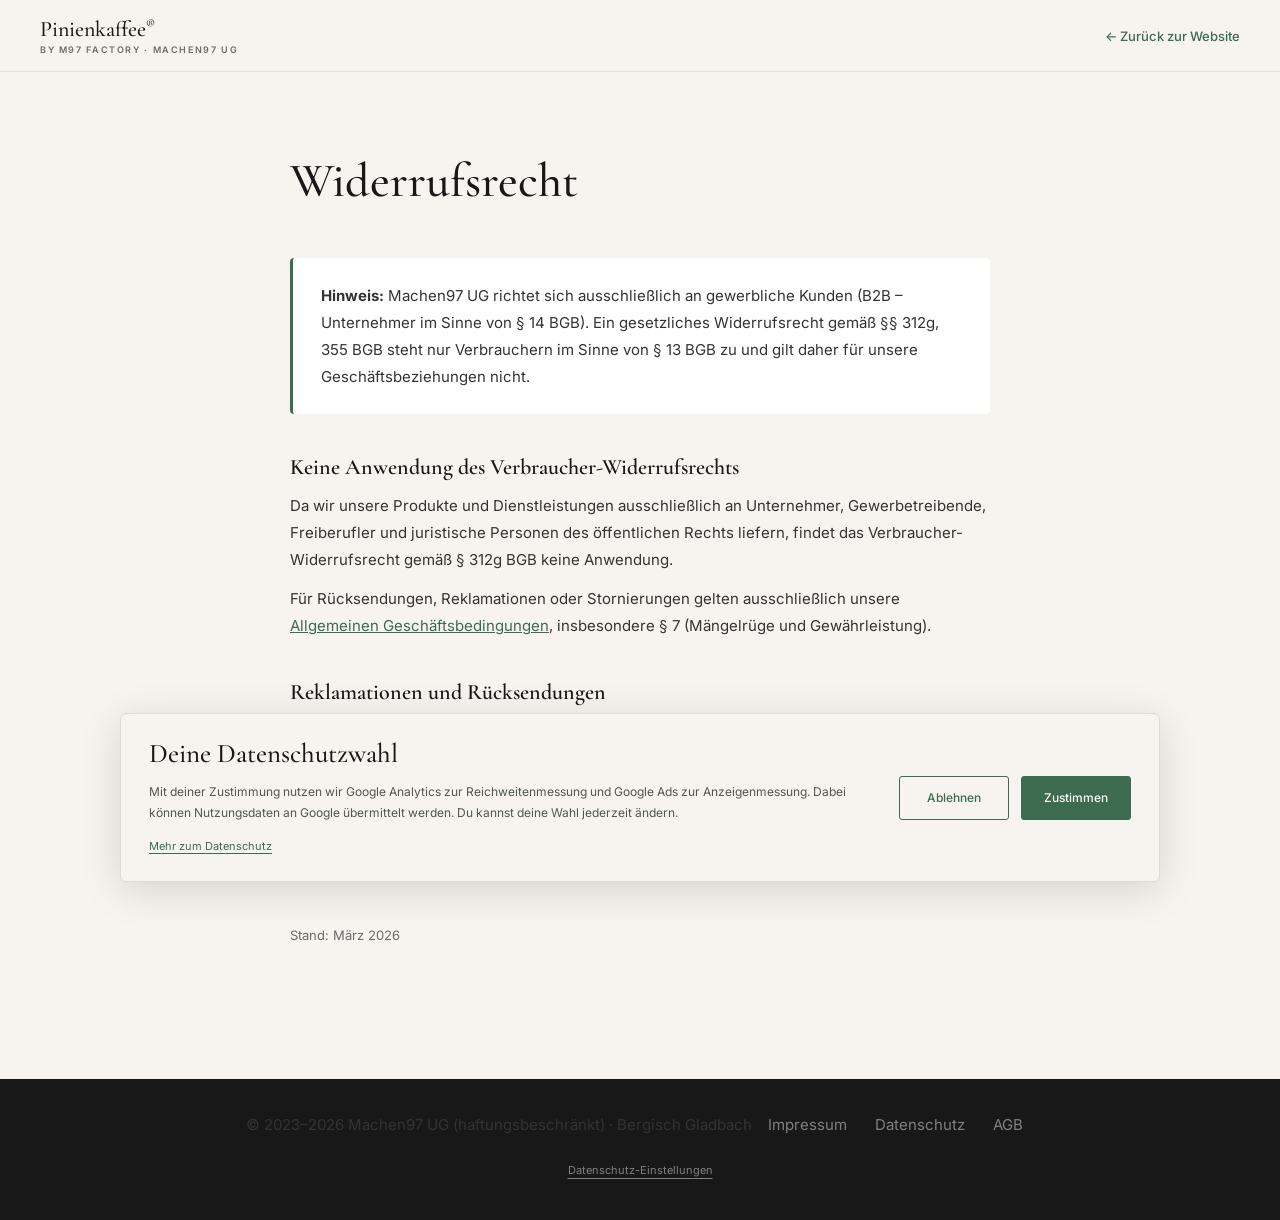
<file: widerrufsrecht.html>
<!DOCTYPE html>
<html lang="de">
<head>
  <meta charset="UTF-8"/>
  <link rel="icon" type="image/x-icon" href="/favicon.ico" />
  <link rel="icon" type="image/png" sizes="32x32" href="/favicon-32x32.png" />
  <link rel="apple-touch-icon" sizes="180x180" href="/apple-touch-icon.png" />
  <meta name="viewport" content="width=device-width, initial-scale=1.0"/>
  <title>Widerrufsrecht – Pinienkaffee</title>
  <link rel="preconnect" href="https://fonts.googleapis.com"/>
  <link href="https://fonts.googleapis.com/css2?family=Cormorant+Garamond:ital,wght@0,400;0,500;0,600;1,400;1,600&family=Inter:wght@300;400;500;600&display=swap" rel="stylesheet"/>
  <style>
    *, *::before, *::after { box-sizing: border-box; margin: 0; padding: 0; }
    :root { --green: #3D6B4F; --gold: #C4A35A; --cream: #F7F4EF; --black: #181818; --gray: #6B6B6B; --serif: 'Cormorant Garamond', Georgia, serif; --sans: 'Inter', system-ui, sans-serif; }
    body { font-family: var(--sans); background: var(--cream); color: var(--black); }
    nav { position: sticky; top: 0; z-index: 100; background: var(--cream); border-bottom: 1px solid rgba(0,0,0,0.08); display: flex; align-items: center; justify-content: space-between; padding: 0 40px; height: 72px; }
    .nav-logo { text-decoration: none; }
    .nav-logo-name { font-family: var(--serif); font-size: 22px; font-weight: 500; color: var(--black); }
    .nav-logo-name sup { font-size: 12px; }
    .nav-logo-sub { font-size: 9px; font-weight: 600; letter-spacing: 0.18em; text-transform: uppercase; color: var(--gray); margin-top: 2px; }
    .nav-back { font-size: 13px; font-weight: 500; color: var(--green); text-decoration: none; }
    .nav-back:hover { text-decoration: underline; }
    .legal-wrap { max-width: 780px; margin: 0 auto; padding: 80px 40px 120px; }
    h1 { font-family: var(--serif); font-size: 48px; font-weight: 500; margin-bottom: 48px; }
    h2 { font-family: var(--serif); font-size: 22px; font-weight: 600; margin: 40px 0 12px; }
    p { font-size: 15px; line-height: 1.8; color: #333; margin-bottom: 12px; }
    .info-box { background: #fff; border-left: 3px solid var(--green); padding: 24px 28px; border-radius: 4px; margin: 32px 0; }
    .info-box p { margin-bottom: 0; }
    a { color: var(--green); }
    footer { background: #181818; color: rgba(255,255,255,0.45); padding: 32px 40px; text-align: center; font-size: 12px; }
    footer a { color: rgba(255,255,255,0.45); text-decoration: none; margin: 0 12px; }
    footer a:hover { color: #fff; }
  </style>
<!-- M97 Google Ads: consent-gated shared tag -->
<link rel="stylesheet" href="/assets/google-ads.css">
<script src="/assets/google-ads.js" defer></script>
<!-- /M97 Google Ads -->
</head>
<body>

<nav>
  <a href="/" class="nav-logo">
    <div class="nav-logo-name">Pinienkaffee<sup>®</sup></div>
    <div class="nav-logo-sub">by M97 Factory · Machen97 UG</div>
  </a>
  <a href="/" class="nav-back">← Zurück zur Website</a>
</nav>

<main class="legal-wrap">
  <h1>Widerrufsrecht</h1>

  <div class="info-box">
    <p>
      <strong>Hinweis:</strong> Machen97 UG richtet sich ausschließlich an gewerbliche Kunden (B2B –
      Unternehmer im Sinne von § 14 BGB). Ein gesetzliches Widerrufsrecht gemäß §§ 312g, 355 BGB
      steht nur Verbrauchern im Sinne von § 13 BGB zu und gilt daher für unsere Geschäftsbeziehungen
      nicht.
    </p>
  </div>

  <h2>Keine Anwendung des Verbraucher-Widerrufsrechts</h2>
  <p>
    Da wir unsere Produkte und Dienstleistungen ausschließlich an Unternehmer, Gewerbetreibende,
    Freiberufler und juristische Personen des öffentlichen Rechts liefern, findet das
    Verbraucher-Widerrufsrecht gemäß § 312g BGB keine Anwendung.
  </p>
  <p>
    Für Rücksendungen, Reklamationen oder Stornierungen gelten ausschließlich unsere
    <a href="/agb.html">Allgemeinen Geschäftsbedingungen</a>, insbesondere § 7 (Mängelrüge
    und Gewährleistung).
  </p>

  <h2>Reklamationen und Rücksendungen</h2>
  <p>
    Bei Qualitätsmängeln oder Lieferproblemen wenden Sie sich bitte direkt an uns:
  </p>
  <p>
    <strong>Machen97 UG (haftungsbeschränkt)</strong><br/>
    E-Mail: <a href="mailto:info@machen97.com">info@machen97.com</a><br/>
    Tel: +49 176 879 22 985
  </p>
  <p>
    Wir sind bemüht, alle Anliegen schnell und unkompliziert zu lösen.
  </p>

  <p style="margin-top:48px; font-size:13px; color: var(--gray);">Stand: März 2026</p>
</main>

<footer>
  <p>© 2023–2026 Machen97 UG (haftungsbeschränkt) · Bergisch Gladbach
    <a href="/impressum.html">Impressum</a>
    <a href="/datenschutz.html">Datenschutz</a>
    <a href="/agb.html">AGB</a>
  </p>
</footer>

</body>
</html>
</file>
<file: aktuelles/home-carousel.css>
/* Additions are scoped to the journal entry points on the existing homepage. */
#nav .nav-links{gap:clamp(12px,2vw,28px)}
#journal-teaser{padding:40px 0 34px;background:var(--cream);border-top:1px solid rgba(0,0,0,.08);border-bottom:1px solid rgba(0,0,0,.08)}
#journal-teaser .journal-teaser-heading{display:flex;align-items:center;justify-content:space-between;gap:20px;margin-bottom:22px}
#journal-teaser .journal-teaser-heading h2{font-size:34px;margin:5px 0 0;line-height:1.1}
#journal-teaser .journal-teaser-actions{display:flex;align-items:center;gap:18px}
#journal-teaser .journal-all-link{font-size:12px;white-space:nowrap;color:var(--green);text-decoration:none;border-bottom:1px solid currentColor;padding-bottom:3px}
#journal-teaser .journal-scroll-controls{display:flex;gap:6px}
#journal-teaser [hidden]{display:none}
#journal-teaser .journal-scroll-controls button{width:36px;height:36px;border:1px solid rgba(0,0,0,.18);border-radius:50%;background:transparent;color:var(--black);font-size:18px;cursor:pointer;transition:background .2s}
#journal-teaser .journal-scroll-controls button:hover:not(:disabled){background:var(--green-pale)}
#journal-teaser .journal-scroll-controls button:disabled{opacity:.3;cursor:default}
#journal-teaser .journal-carousel{display:flex;gap:18px;overflow-x:auto;scroll-snap-type:x mandatory;padding:3px 3px 14px;overscroll-behavior-x:contain;scrollbar-width:thin;scrollbar-color:#bcc8ba transparent;list-style:none;margin:0;-webkit-overflow-scrolling:touch}
#journal-teaser .journal-carousel>li{flex:0 0 430px;scroll-snap-align:start;min-width:0}
#journal-teaser .journal-teaser-card{height:154px;display:grid;grid-template-columns:138px 1fr;background:#fffdf9;border:1px solid rgba(0,0,0,.09);border-radius:4px;overflow:hidden;text-decoration:none;transition:border-color .2s}
#journal-teaser .journal-teaser-card:hover{border-color:var(--green)}
#journal-teaser .journal-teaser-card img{width:100%;height:152px;object-fit:cover;display:block}
#journal-teaser .journal-teaser-card img[src*="label-"]{object-fit:contain;background:#e8ece2;padding:12px}
#journal-teaser .journal-teaser-copy{padding:17px 18px;display:flex;flex-direction:column;justify-content:space-between;min-width:0}
#journal-teaser .journal-teaser-copy .journal-category{font-family:var(--sans);font-size:9px;letter-spacing:.12em;text-transform:uppercase;color:var(--green);line-height:1.4}
#journal-teaser .journal-teaser-copy h3{font-family:var(--serif);font-size:23px;line-height:1.12;font-weight:500;color:var(--black);margin:6px 0;text-wrap:balance}
#journal-teaser .journal-card-arrow{font-size:14px;line-height:1;text-align:right;color:var(--green)}
#journal-teaser a:focus-visible,#journal-teaser button:focus-visible,#journal-teaser .journal-carousel:focus-visible{outline:2px solid var(--green);outline-offset:3px}
@media(min-width:901px) and (max-width:1100px){#nav .nav-links{gap:12px}#nav .nav-links a{font-size:12px}#nav .nav-cta{padding:14px 18px;font-size:11px}}
@media(max-width:900px){#mobile-nav{gap:clamp(18px,4vh,32px);overflow-y:auto;padding:52px 20px}#mobile-nav .mobile-nav-link{font-size:28px}}
@media(max-width:600px){#journal-teaser{padding:30px 0 24px}#journal-teaser .journal-teaser-heading{align-items:flex-end;gap:12px;margin-bottom:18px}#journal-teaser .journal-teaser-heading h2{font-size:27px;max-width:200px}#journal-teaser .journal-teaser-actions{flex-direction:column;gap:10px;align-items:flex-end}#journal-teaser .journal-all-link{font-size:10px}#journal-teaser .journal-carousel{gap:12px}#journal-teaser .journal-carousel>li{flex-basis:min(84vw,350px)}#journal-teaser .journal-teaser-card{grid-template-columns:105px 1fr;height:160px}#journal-teaser .journal-teaser-card img{height:158px}#journal-teaser .journal-teaser-copy{padding:14px 12px}#journal-teaser .journal-teaser-copy h3{font-size:21px}#journal-teaser .journal-teaser-copy .journal-category{font-size:8px;letter-spacing:.08em}}
@media(prefers-reduced-motion:reduce){#journal-teaser *{scroll-behavior:auto!important;transition:none!important}}
</file>
<file: assets/google-ads.css>
#m97-consent,#m97-consent *{box-sizing:border-box}
#m97-consent[hidden]{display:none!important}
#m97-consent{position:fixed;z-index:10000;bottom:18px;left:50%;transform:translateX(-50%);width:calc(100% - 36px);max-width:1040px;max-height:calc(100dvh - 36px);overflow:auto;display:flex;align-items:center;gap:32px;padding:24px 28px;background:#f7f4ef;color:#181818;border:1px solid #d9ddd2;border-radius:6px;box-shadow:0 8px 40px #0002;font-family:Inter,Arial,sans-serif;text-align:left;letter-spacing:normal;line-height:1.65}
#m97-consent h2{font-family:'Cormorant Garamond',Georgia,serif;font-size:27px;font-weight:500;line-height:1.2;margin:0 0 10px;letter-spacing:normal;color:#181818}
#m97-consent p{font-size:12px;line-height:1.75;color:#51574e;margin:0 0 8px}
#m97-consent a{font-size:11px;color:#3d6b4f;text-decoration:underline;text-underline-offset:3px}
.m97-consent-copy{flex:1;min-width:0}
.m97-consent-actions{display:flex;gap:12px;flex-shrink:0}
#m97-consent button{appearance:none;border:1px solid #3d6b4f;border-radius:3px;background:transparent;color:#3d6b4f;font:500 12px/1.5 Inter,Arial,sans-serif;padding:12px 18px;min-height:44px;cursor:pointer;min-width:110px;margin:0;text-transform:none;letter-spacing:normal}
#m97-consent button:last-child{background:#3d6b4f;color:#fff}
#m97-consent button:focus-visible,.m97-privacy-settings:focus-visible{outline:2px solid #3d6b4f;outline-offset:4px}
.m97-privacy-settings{display:block;appearance:none;background:transparent;border:0;color:inherit;font:400 11px/1.6 Inter,Arial,sans-serif;text-decoration:underline;text-underline-offset:4px;padding:8px 0;margin:16px auto 0;cursor:pointer;flex-basis:100%;text-align:center;letter-spacing:normal;text-transform:none}
@media(max-width:700px){#m97-consent{bottom:12px;width:calc(100% - 24px);max-height:calc(100dvh - 24px);padding:20px;flex-direction:column;align-items:stretch;gap:16px}.m97-consent-actions{display:grid;grid-template-columns:1fr 1fr;gap:12px}#m97-consent button{min-width:0;padding:12px 10px}}
</file>
<file: aktuelles/editorial.css>
:root{--paper:#f5f2eb;--ink:#252c25;--forest:#344f38;--muted:#646b61;--line:#d7d9ce;--white:#fffdf8;--serif:'Cormorant Garamond',Georgia,serif;--sans:Inter,Arial,sans-serif}*{box-sizing:border-box}html{scroll-behavior:smooth;scroll-padding-top:24px}body{margin:0;background:var(--paper);color:var(--ink);font-family:var(--sans);font-size:15px;line-height:1.75}a{color:inherit;text-decoration-thickness:1px;text-underline-offset:5px}a,button,summary{ -webkit-tap-highlight-color:transparent}a:focus-visible,summary:focus-visible,[tabindex]:focus-visible{outline:2px solid var(--forest);outline-offset:6px}img{display:block;max-width:100%;height:auto}figure{margin:0}h1,h2,h3,p{margin-top:0}h1,h2{font-family:var(--serif);font-weight:400;line-height:1.02;letter-spacing:-.025em}h3{font-size:13px;letter-spacing:.03em}h1{font-size:clamp(48px,6.2vw,92px);text-wrap:balance}h2{font-size:clamp(32px,3.4vw,48px);text-wrap:balance}p{margin-bottom:24px}strong{font-weight:600}ul,ol{padding-left:22px}li{padding-left:5px;margin-bottom:10px}li::marker{color:var(--forest)}.eyebrow{display:block;text-transform:uppercase;font-size:10px;font-weight:600;letter-spacing:.18em;color:var(--forest);line-height:1.6}.skip{position:absolute;left:20px;top:-100px;background:var(--white);padding:10px;z-index:10}.skip:focus{top:10px}.preview-banner{text-align:center;background:var(--forest);color:white;font-size:11px;letter-spacing:.1em;padding:7px 16px}.journal-header{max-width:1400px;margin:auto;display:flex;align-items:center;justify-content:space-between;padding:32px 56px;border-bottom:1px solid var(--line)}.wordmark{font-size:19px;letter-spacing:.14em;font-weight:600;text-decoration:none;line-height:1.2}.wordmark span{display:block;font-size:8px;letter-spacing:.25em;font-weight:400;margin-top:9px}.journal-header nav,.journal-footer nav{display:flex;gap:32px;font-size:12px}.journal-header nav a,.journal-footer nav a{text-decoration:none}.journal-header nav a:hover,.journal-footer nav a:hover{text-decoration:underline}.journal-footer{max-width:1288px;margin:110px auto 0;border-top:1px solid var(--line);padding:48px 56px;display:flex;align-items:center;justify-content:space-between;gap:30px;flex-wrap:wrap}.journal-footer small{flex-basis:100%;font-size:10px;color:var(--muted);margin-top:20px}.breadcrumbs{max-width:1176px;margin:28px auto 0;display:flex;gap:12px;font-size:10px;color:var(--muted);padding:0 24px}.breadcrumbs a{text-decoration:none}.story-heading{max-width:1080px;margin:68px auto 54px;text-align:center;padding:0 32px}.story-heading .eyebrow{margin-bottom:24px}.story-heading h1{margin-bottom:28px}.standfirst{max-width:715px;margin:auto;font-size:17px;line-height:1.8;color:var(--muted)}.standfirst strong{font-weight:400}.byline{font-size:10px;color:var(--muted);margin:26px 0 0}.editorial{max-width:1288px;margin:auto;padding:0 56px}.photo img{width:100%;object-fit:cover;background:#e9e6df}.hero-photo img{aspect-ratio:16/9}.photo figcaption,.previous-pack figcaption{color:var(--muted);font-size:9px;line-height:1.6;padding-top:12px}.photo figcaption a{white-space:nowrap}.prose{max-width:700px;margin:76px auto;font-size:16px;line-height:1.9}.prose h2{margin-top:60px;margin-bottom:24px}.prose h2:first-child{margin-top:0}.prose p:last-child{margin-bottom:0}.editor-note{border-left:2px solid var(--forest);background:#e8ece2;padding:24px 28px;font-size:13px;line-height:1.8;margin:32px 0}.recipe-nav{margin:64px 0}.recipe-nav>div{display:grid;grid-template-columns:repeat(4,1fr);border-top:1px solid var(--line);margin-top:22px}.recipe-nav a{display:flex;gap:16px;align-items:center;justify-content:space-between;border-bottom:1px solid var(--line);padding:18px 12px;text-decoration:none;font-size:12px;transition:background .2s}.recipe-nav a:hover{background:#e8ece2}.recipe-nav a span:first-child{font-size:10px;color:var(--muted)}.recipe-nav a span:last-child{color:var(--forest)}.foundation{display:grid;grid-template-columns:1.1fr 1fr;gap:70px;align-items:center;background:#eceee4;padding:48px;margin:70px 0 96px}.foundation .prose{font-size:14px;margin:0}.foundation h2{margin-top:14px!important;font-size:38px}.foundation img{aspect-ratio:4/5;object-fit:cover}.foundation .photo figcaption{font-size:9px}.recipe-section{padding:64px 0;border-top:1px solid var(--line);scroll-margin-top:24px}.recipe-title{display:flex;gap:28px;align-items:flex-start;margin-bottom:36px}.recipe-number{font-family:var(--serif);font-size:58px;line-height:1;color:#788b71;font-style:italic}.recipe-title .eyebrow{font-size:9px;letter-spacing:.1em;margin:6px 0 12px}.recipe-title h2{margin:0;max-width:870px}.recipe-layout{display:grid;grid-template-columns:1fr 1.1fr;gap:54px;align-items:start}.recipe-layout .photo img{aspect-ratio:4/5;object-fit:cover}.recipe-copy{font-size:13px;line-height:1.8}.recipe-copy>p{font-size:15px;margin-bottom:24px}.recipe-method{display:grid;grid-template-columns:.9fr 1.1fr;gap:28px;border-top:1px solid var(--line);margin-top:28px;padding-top:24px}.recipe-method h3{font-size:10px;text-transform:uppercase;letter-spacing:.1em;line-height:1.8}.recipe-method ul{list-style:none;padding:0}.recipe-method ul li{padding:8px 0;border-bottom:1px solid var(--line);margin:0}.recipe-method ol{padding-left:16px;margin-top:0}.taste-note{font-size:12px;padding:20px 22px;margin-top:20px;background:#e9ede3}.taste-note p{margin:0}.source-link{font-size:10px!important;color:var(--muted)}.product-cta{border-top:1px solid var(--line);border-bottom:1px solid var(--line);display:flex;justify-content:space-between;align-items:center;gap:40px;padding:38px 0;margin:44px 0 66px}.product-cta h2{font-size:36px;margin:8px 0}.product-cta p{font-size:11px;color:var(--muted);margin:0}.cta-links{display:flex;flex-direction:column;gap:12px;font-size:12px}.table-scroll{overflow-x:auto;max-width:100%;margin-top:32px}table{border-collapse:collapse;width:100%;font-size:12px;line-height:1.7;text-align:left}th{font-size:10px;color:var(--forest);font-weight:600}td,th{border-bottom:1px solid var(--line);padding:15px 18px 15px 0;min-width:140px;vertical-align:top}.pairings{max-width:900px}.pairings .eyebrow,.faq>.eyebrow{margin-bottom:16px}.faq details{border-bottom:1px solid var(--line);padding:22px 0}.faq summary{list-style:none;display:flex;align-items:center;justify-content:space-between;gap:20px;cursor:pointer}.faq summary::-webkit-details-marker{display:none}.faq h3{margin:0;font-family:var(--serif);font-size:25px;letter-spacing:0;font-weight:500;line-height:1.25}.faq details div{padding:18px 30px 0 0;font-size:14px}.faq details[open] summary span{transform:rotate(45deg)}.faq summary span{font-size:22px;transition:transform .2s}.closing{margin:100px auto;text-align:center}.related{margin:80px 0 50px;display:grid;grid-template-columns:1fr 1fr;gap:56px;align-items:center;padding:40px;background:#e8ece2}.related h2{margin:20px 0 30px}.related img{width:100%;height:270px;object-fit:cover}.related img[src*="label"]{object-fit:contain}.button{display:inline-flex;gap:40px;border-bottom:1px solid var(--forest);padding:10px 0;text-decoration:none;font-size:12px}.back-link{font-size:11px}.rename-hero{display:grid;grid-template-columns:.8fr 1.2fr;gap:40px;background:#e8ece2;padding:48px;align-items:center}.name-before{font-family:var(--serif);font-size:30px;text-decoration:line-through;color:var(--muted);margin:26px 0 0}.name-arrow{font-size:32px;color:var(--forest)}.name-after{font-family:var(--serif);font-size:64px;line-height:.94;margin:12px 0 28px;color:var(--forest)}.rename-hero>div>p:last-child{font-size:11px;margin:0}.label-pair{display:grid;grid-template-columns:1fr 1fr;gap:22px;align-items:center}.label-pair .photo img{aspect-ratio:auto;object-fit:contain}.label-pair figure:first-child{transform:translateY(-16px)}.label-pair figure:last-child{transform:translateY(16px)}.previous-pack{display:grid;grid-template-columns:1fr .8fr;gap:48px;max-width:800px;margin:88px auto;align-items:center}.previous-pack img{max-height:530px;width:100%;object-fit:cover}.previous-pack figcaption{font-family:var(--serif);font-size:30px;color:var(--forest);line-height:1.25}.about-brand{font-size:13px;border-top:1px solid var(--line);padding-top:30px}.about-brand h2{font-size:30px}.journal-intro{max-width:1288px;margin:80px auto 70px;padding:0 56px}.journal-intro h1{margin:24px 0 28px;font-size:clamp(50px,6.4vw,94px)}.journal-intro h1 em{font-weight:400;color:var(--forest)}.journal-intro p{font-size:15px;color:var(--muted)}.journal-grid{max-width:1288px;margin:auto;padding:0 56px;display:grid;grid-template-columns:1fr 1fr;gap:68px 44px}.journal-card .card-image{display:block;overflow:hidden;background:#e8ece2}.journal-card img{width:100%;height:360px;object-fit:cover;transition:transform .6s}.journal-card img[src*="label"]{object-fit:contain;padding:30px}.journal-card:hover img{transform:scale(1.025)}.card-copy{padding:24px 0}.card-meta{display:flex;justify-content:space-between;font-size:9px;text-transform:uppercase;letter-spacing:.1em;color:var(--muted);gap:15px}.card-copy h2{font-size:38px;margin:20px 0}.card-copy h2 a{text-decoration:none}.card-copy>p{font-size:13px;color:var(--muted);max-width:470px}.read-link{display:flex;justify-content:space-between;text-decoration:none;padding:12px 0;border-bottom:1px solid var(--line);font-size:11px}.fade-in{animation:rise .5s ease-out both}@keyframes rise{from{opacity:.65;transform:translateY(14px)}to{opacity:1;transform:translateY(0)}}
@media(max-width:1000px){.recipe-method{grid-template-columns:1fr}.foundation{gap:30px;padding:32px}.recipe-layout{gap:32px}.name-after{font-size:52px}.rename-hero{padding:32px;gap:24px}.label-pair{gap:12px}.journal-card img{height:280px}.recipe-nav>div{grid-template-columns:repeat(3,1fr)}}
@media(max-width:700px){body{font-size:14px}.journal-header{padding:22px 20px}.wordmark{font-size:15px}.wordmark span{font-size:7px}.journal-header nav{gap:16px;font-size:10px}.journal-header nav a:first-child{display:none}.editorial{padding:0 20px}.breadcrumbs{padding:0 20px;margin-top:20px}.story-heading{padding:0;margin:42px auto 34px}.story-heading h1{font-size:49px}.standfirst{font-size:14px}.byline{font-size:9px}.hero-photo img{aspect-ratio:4/3}.prose{font-size:15px;margin:48px auto}.editor-note{padding:20px;font-size:12px}.recipe-nav{margin:42px 0}.recipe-nav>div{grid-template-columns:1fr 1fr}.recipe-nav a{font-size:11px;padding:15px 6px;gap:6px}.foundation{grid-template-columns:1fr;padding:26px 22px;margin:48px 0}.foundation h2{font-size:34px}.foundation img{aspect-ratio:3/2}.recipe-section{padding:40px 0}.recipe-title{gap:16px;margin-bottom:26px}.recipe-number{font-size:46px}.recipe-title h2{font-size:34px}.recipe-title .eyebrow{font-size:8px;line-height:1.8}.recipe-layout{grid-template-columns:1fr;gap:28px}.recipe-layout .photo img{aspect-ratio:5/4}.recipe-method{grid-template-columns:1fr;gap:20px}.recipe-method h3{font-size:11px}.recipe-copy{font-size:14px}.product-cta{align-items:flex-start;flex-direction:column;gap:18px;padding:28px 0;margin:28px 0 40px}.product-cta h2{font-size:32px}.cta-links{flex-direction:row;gap:22px;flex-wrap:wrap;font-size:11px}.faq h3{font-size:24px}.related{grid-template-columns:1fr;gap:28px;padding:28px;margin:50px 0 36px}.related img{height:200px}.related h2{font-size:36px}.rename-hero{grid-template-columns:1fr;padding:28px 22px;gap:38px}.name-after{font-size:68px}.label-pair{gap:16px}.label-pair figure:first-child,.label-pair figure:last-child{transform:none}.label-pair figcaption{font-size:8px}.previous-pack{grid-template-columns:1fr;gap:24px;margin:48px 0}.previous-pack img{max-height:490px;object-fit:contain}.previous-pack figcaption{font-size:24px}.journal-footer{padding:32px 20px;margin-top:64px;gap:25px}.journal-footer nav{gap:20px;font-size:11px}.journal-intro{padding:0 20px;margin:48px auto 42px}.journal-intro h1{font-size:50px}.journal-grid{padding:0 20px;grid-template-columns:1fr;gap:32px}.journal-card img{height:290px}.card-copy h2{font-size:34px}.card-meta{font-size:8px}.closing{margin:70px auto}.photo figcaption{font-size:9px}}
@media(prefers-reduced-motion:reduce){html{scroll-behavior:auto}*,*::before,*::after{animation:none!important;transition:none!important}}
/* Production reportage: scoped to the new article. */
.production-facts{display:grid;grid-template-columns:repeat(3,1fr);border-bottom:1px solid var(--line);margin:38px 0 70px;padding:0 0 32px;gap:30px}.production-facts strong{font-family:var(--serif);font-size:44px;font-weight:400;display:block;line-height:1.2;color:var(--forest)}.production-facts span{display:block;font-size:11px;color:var(--muted);margin-top:10px}.production-route{margin:0 0 70px}.production-route ol{display:grid;grid-template-columns:repeat(5,1fr);list-style:none;padding:0;margin:20px 0 0;border-top:1px solid var(--line)}.production-route li{padding:0;margin:0}.production-route a{display:flex;gap:16px;padding:18px 10px;border-bottom:1px solid var(--line);text-decoration:none;font-size:12px}.production-route a:hover{background:#e8ece2}.production-route a span{color:var(--muted);font-size:10px}.production-chapter{border-top:1px solid var(--line);padding:58px 0;scroll-margin-top:28px}.production-chapter-title{display:flex;align-items:flex-start;gap:28px;margin:0 auto 30px;max-width:820px}.production-chapter-title h2{margin:0;font-size:clamp(34px,3.5vw,48px);line-height:1.1}.production-copy{max-width:700px;margin:auto;font-size:16px;line-height:1.95}.production-copy p:last-child{margin-bottom:0}.production-chapter-layout{display:grid;grid-template-columns:1.1fr .9fr;gap:64px;align-items:start}.production-chapter-layout .production-copy{font-size:15px;line-height:1.9}.production-chapter-layout .photo img{aspect-ratio:3/4;object-fit:cover}.production-chapter.has-photo .production-chapter-title{max-width:none}.production-diptych{display:grid;grid-template-columns:1fr 1fr;gap:24px;margin:42px 0 0}.production-diptych img{aspect-ratio:16/10;object-fit:cover}.production-temperature{display:grid;grid-template-columns:repeat(3,1fr);gap:24px;background:var(--forest);color:var(--white);padding:38px;margin:42px 0 0}.production-temperature span,.production-temperature small{display:block;font-size:11px}.production-temperature strong{display:block;font-family:var(--serif);font-size:43px;font-weight:400;margin:12px 0;line-height:1.2}.production-labels{display:grid;grid-template-columns:1fr 1fr;gap:28px;max-width:620px;margin:40px auto 0}.production-labels img{max-height:410px;object-fit:contain}.production-sources{font-size:12px;border-top:1px solid var(--line);padding-top:40px}.production-sources h2{font-size:32px}.production-reading{padding:40px;background:#e8ece2;margin:60px 0 42px}.production-reading h2{font-size:40px;margin:14px 0 28px}.production-reading>div{display:grid;gap:16px}.production-reading a{font-size:13px;text-decoration:none;border-bottom:1px solid var(--line);padding-bottom:14px}.production-story #station-10 .production-copy{font-family:var(--serif);font-size:28px;line-height:1.5;color:var(--forest)}
@media(max-width:1000px){.production-chapter-layout{gap:32px}.production-route ol{grid-template-columns:repeat(3,1fr)}.production-temperature{padding:28px}.production-temperature strong{font-size:34px}}
@media(max-width:700px){.production-facts{gap:18px;margin-bottom:44px;padding-bottom:24px}.production-facts strong{font-size:30px}.production-facts span{font-size:9px;line-height:1.6}.production-route{margin-bottom:44px}.production-route ol{grid-template-columns:1fr 1fr}.production-route a{font-size:11px;gap:12px}.production-chapter{padding:38px 0}.production-chapter-title{gap:18px}.production-chapter-title h2{font-size:33px}.production-chapter-layout{grid-template-columns:1fr;gap:28px}.production-copy,.production-chapter-layout .production-copy{font-size:15px;line-height:1.9}.production-chapter-layout .photo img{aspect-ratio:auto;max-height:540px;object-fit:contain}.production-diptych{grid-template-columns:1fr;gap:24px}.production-temperature{grid-template-columns:1fr;padding:26px;gap:24px}.production-temperature>div{border-bottom:1px solid #70836c;padding-bottom:20px}.production-temperature>div:last-child{border:0;padding:0}.production-temperature strong{font-size:42px;margin:8px 0}.production-labels{gap:16px}.production-reading{padding:28px 22px}.production-reading h2{font-size:35px}.production-reading a{font-size:12px}.production-story #station-10 .production-copy{font-size:25px}}

/* Research story */
.science-story .story-heading{margin-bottom:48px}.science-hero{max-width:1080px;margin:0 auto}.science-hero img{width:100%;aspect-ratio:16/9;object-fit:cover}.science-compass{display:grid;grid-template-columns:repeat(3,minmax(0,1fr));gap:1px;background:var(--line);margin:56px 0 64px;border:1px solid var(--line)}.science-compass>div{background:#e9eee5;padding:30px 28px}.science-compass h2{font-size:clamp(28px,2.7vw,38px);margin:12px 0 10px}.science-compass p{font-size:12px;line-height:1.6;color:var(--muted);margin:0}.science-toc{max-width:900px;margin:0 auto 70px}.science-toc ol{display:grid;grid-template-columns:repeat(2,minmax(0,1fr));gap:0 24px;list-style:none;padding:0;margin:18px 0 0}.science-toc li{padding:0;margin:0}.science-toc a{display:flex;align-items:baseline;gap:16px;padding:14px 4px;border-top:1px solid var(--line);font-size:13px;line-height:1.5;text-decoration:none}.science-toc a:hover,.science-reading a:hover{color:var(--forest)}.science-toc a span{font-size:10px;color:var(--muted)}.science-chapter{border-top:1px solid var(--line);padding:60px 0;scroll-margin-top:24px}.science-chapter-heading{display:flex;align-items:flex-start;gap:24px;max-width:760px;margin:0 auto 26px}.science-chapter-heading h2{font-size:clamp(35px,3.7vw,51px);line-height:1.08;margin:0}.science-copy{margin:0 auto;font-size:16px;line-height:1.95}.science-copy p{margin-bottom:26px}.science-copy p:last-child{margin-bottom:0}.science-citation{font-family:var(--sans);font-size:11px;white-space:nowrap;vertical-align:super;line-height:0;margin-left:2px}.science-citation a{color:var(--forest);text-decoration:none;font-weight:600}.science-citation a:hover{text-decoration:underline}.science-portion{max-width:820px;background:var(--forest);color:white;padding:34px;margin:42px auto 0}.science-portion .eyebrow{color:#dce8d5}.science-portion>div{display:flex;justify-content:space-between;align-items:center;gap:14px;margin:20px 0 10px}.science-portion>div>span{font-family:var(--serif);font-size:clamp(23px,3.5vw,39px);line-height:1.05}.science-portion>div>span[aria-hidden]{font-family:var(--sans);font-size:18px;opacity:.7}.science-portion small{font-family:var(--sans);font-size:10px;letter-spacing:0;line-height:1.4;font-weight:400}.science-portion p{font-size:11px;margin:20px 0 0;color:#dce8d5}.science-sources{border-top:1px solid var(--line);padding:66px 0 10px;max-width:850px;margin:70px auto 0;scroll-margin-top:24px}.science-sources>h2{margin:15px 0 14px;font-size:clamp(36px,4vw,52px)}.science-sources>p{font-size:13px;color:var(--muted);line-height:1.8;max-width:680px}.science-sources ol{list-style:none;counter-reset:none;padding:0;margin:40px 0}.science-sources li{padding:25px 0;border-top:1px solid var(--line);margin:0;scroll-margin-top:25px}.science-sources li:target{background:#e9eee5;box-shadow:20px 0 #e9eee5,-20px 0 #e9eee5}.science-sources li h3{font-family:var(--serif);font-size:28px;line-height:1.16;letter-spacing:0;font-weight:500;max-width:730px;margin:9px 0 10px}.science-sources li h3 a{text-decoration:none}.science-sources li h3 a:hover{text-decoration:underline}.science-sources li p{font-size:12px;line-height:1.7;margin:0 0 8px}.science-sources li .science-reference-meta{color:var(--muted)}.science-sources .science-doi{font-size:11px;word-break:break-word;color:var(--forest)}.science-sources .science-source-note{border-top:1px solid var(--line);padding-top:20px;font-size:11px}.science-story .production-reading{max-width:850px;margin:55px auto 40px}
@media(max-width:700px){.science-compass{grid-template-columns:1fr;margin:32px 0 48px}.science-compass>div{padding:20px 23px}.science-compass h2{font-size:31px}.science-toc{margin-bottom:44px}.science-toc ol{grid-template-columns:1fr}.science-chapter{padding:43px 0}.science-chapter-heading{gap:16px}.science-chapter-heading h2{font-size:34px}.science-copy{font-size:15px;line-height:1.85}.science-hero img{aspect-ratio:4/3}.science-portion{padding:25px 20px}.science-portion>div{flex-wrap:wrap;justify-content:flex-start;gap:10px}.science-portion>div>span{font-size:27px}.science-portion small{font-size:9px}.science-sources{padding-top:43px;margin-top:44px}.science-sources li h3{font-size:25px}}

/* Source-labelled infographics for the pine-nut research story. */
.science-visual-intro{display:grid;grid-template-columns:minmax(0,1.15fr) minmax(0,.85fr);gap:28px;margin:58px 0 66px}.science-visual-heading{grid-column:1/-1;max-width:760px}.science-visual-heading h2{margin:12px 0 15px;font-size:clamp(40px,4.6vw,62px)}.science-visual-heading p{font-size:13px;line-height:1.8;color:var(--muted);margin:0}.science-visual-heading a,.science-evidence a{color:var(--forest)}.science-composition{background:#e8ece2;padding:34px 38px;min-width:0}.science-composition figcaption{font-size:10px;text-transform:uppercase;letter-spacing:.14em;color:var(--forest);font-weight:600;margin-bottom:26px}.science-bar{margin:0 0 22px}.science-bar>div{display:flex;align-items:baseline;justify-content:space-between;gap:16px;font-size:14px}.science-bar strong{font-family:var(--serif);font-size:28px;font-weight:500;line-height:1}.science-bar-track{display:block;height:7px;background:#cbd5c6;margin-top:10px}.science-bar-track>span{display:block;height:100%;background:var(--forest)}.science-composition>p{font-size:10px;line-height:1.6;color:var(--muted);border-top:1px solid var(--line);padding-top:16px;margin:5px 0 0}.science-ingredient{display:grid;grid-template-columns:150px 1fr;column-gap:25px;align-items:center;background:var(--forest);color:#fffdf8;padding:34px;min-width:0}.science-ingredient>.eyebrow{grid-column:1/-1;color:#d7e2d1;align-self:start}.science-donut{width:148px;height:148px;border-radius:50%;background:conic-gradient(#f8f5ed 0 51%,#71866e 51% 100%);display:grid;place-items:center}.science-donut::before{content:"";grid-area:1/1;width:105px;height:105px;border-radius:50%;background:var(--forest)}.science-donut>span{grid-area:1/1;z-index:1;font-family:var(--serif);font-size:55px;line-height:1}.science-donut small{font-size:25px}.science-ingredient h3{font-family:var(--serif);font-weight:500;font-size:29px;line-height:1.1;letter-spacing:0;margin:0 0 12px}.science-ingredient p{font-size:11px;line-height:1.7;color:#dce8d5;margin:0}.science-evidence{background:#edece4;padding:43px 48px;margin:20px 0 72px}.science-evidence h2{font-size:clamp(34px,3.5vw,47px);margin:12px 0 30px}.science-evidence-grid{display:grid;grid-template-columns:repeat(3,minmax(0,1fr));gap:0;border-top:1px solid #cbd1c8;border-bottom:1px solid #cbd1c8}.science-evidence-grid>div{padding:23px 22px 24px 0}.science-evidence-grid>div+div{padding-left:22px;border-left:1px solid #cbd1c8}.science-evidence-number{font-family:var(--serif);font-size:33px;color:var(--forest);line-height:1}.science-evidence h3{font-family:var(--serif);font-size:25px;font-weight:500;letter-spacing:0;margin:10px 0}.science-evidence-grid p,.science-evidence-conclusion{font-size:11px;line-height:1.7;color:#4f5b50;margin:0}.science-evidence-conclusion{max-width:700px;margin:22px 0 0}
@media(max-width:950px){.science-ingredient{grid-template-columns:1fr;gap:18px}.science-donut{width:128px;height:128px}.science-donut::before{width:90px;height:90px}.science-donut>span{font-size:48px}}
@media(max-width:700px){.science-visual-intro{grid-template-columns:1fr;gap:15px;margin:35px 0 46px}.science-visual-heading{grid-column:auto}.science-visual-heading h2{font-size:41px}.science-composition{padding:27px 24px}.science-ingredient{grid-template-columns:120px 1fr;gap:15px;padding:25px 22px}.science-ingredient>.eyebrow{grid-column:1/-1}.science-donut{width:112px;height:112px}.science-donut::before{width:78px;height:78px}.science-donut>span{font-size:40px}.science-donut small{font-size:19px}.science-ingredient h3{font-size:23px}.science-evidence{padding:28px 22px;margin:6px 0 42px}.science-evidence h2{font-size:35px}.science-evidence-grid{grid-template-columns:1fr}.science-evidence-grid>div,.science-evidence-grid>div+div{border-left:0;border-top:1px solid #cbd1c8;padding:18px 0}.science-evidence-grid>div:first-child{border-top:0}}
@media(max-width:360px){.science-ingredient{grid-template-columns:1fr}.science-ingredient h3{font-size:25px}}
+/* Cafe hospitality story */
.cafe-photo-hero{max-width:1080px;margin:0 auto}.cafe-photo-hero img{width:100%;aspect-ratio:16/8;object-fit:cover;object-position:center 48%}.cafe-quick{display:grid;grid-template-columns:repeat(4,minmax(0,1fr));margin:42px 0 64px;border-top:1px solid var(--line);border-bottom:1px solid var(--line)}.cafe-quick>div{padding:22px 15px 22px 0;display:grid;grid-template-columns:36px 1fr;gap:0 10px;align-items:start}.cafe-quick>div+div{border-left:1px solid var(--line);padding-left:16px}.cafe-quick span{grid-row:span 2;font-family:var(--serif);font-size:30px;line-height:1;color:var(--forest)}.cafe-quick strong{font-size:12px;font-weight:600}.cafe-quick small{font-size:10px;line-height:1.5;color:var(--muted);margin-top:3px}.cafe-route{max-width:900px;margin:0 auto 55px}.cafe-route ol{display:grid;grid-template-columns:repeat(3,minmax(0,1fr));gap:0 22px;list-style:none;padding:0;margin:18px 0 0}.cafe-route li{padding:0;margin:0}.cafe-route a{display:flex;gap:13px;align-items:baseline;text-decoration:none;border-top:1px solid var(--line);padding:14px 4px;font-size:12px}.cafe-route a:hover{color:var(--forest)}.cafe-route a span{font-size:10px;color:var(--muted)}.cafe-chapter{border-top:1px solid var(--line);padding:58px 0;scroll-margin-top:24px}.cafe-chapter-heading{display:flex;align-items:flex-start;gap:24px;max-width:760px;margin:0 auto 26px}.cafe-chapter-heading h2{font-size:clamp(35px,3.7vw,51px);line-height:1.08;margin:0}.cafe-copy{margin:0 auto;font-size:16px;line-height:1.95}.cafe-copy p{margin-bottom:25px}.cafe-photo:not(.cafe-photo-hero){max-width:790px;margin:38px auto 0}.cafe-photo:not(.cafe-photo-hero) img{width:100%;max-height:620px;aspect-ratio:16/9;object-fit:cover}.cafe-equation{max-width:850px;background:var(--forest);color:#fffdf8;padding:32px 36px;margin:38px auto 0}.cafe-equation .eyebrow{color:#dce8d5}.cafe-equation>div{display:flex;align-items:center;justify-content:space-between;gap:12px;margin:23px 0}.cafe-equation strong{font-family:var(--serif);font-weight:400;font-size:clamp(21px,2.5vw,32px);line-height:1.1}.cafe-equation span[aria-hidden]{font-size:18px;opacity:.7}.cafe-equation p{font-size:11px;color:#dce8d5;line-height:1.65;margin:0}.cafe-contact{max-width:850px;margin:55px auto 50px;padding:42px;background:#e8ece2}.cafe-contact h2{font-size:clamp(36px,4vw,50px);margin:14px 0}.cafe-contact p{font-size:13px;color:var(--muted)}.cafe-contact .button{margin:0 24px 15px 0}.cafe-contact>a:last-child{font-size:11px}
@media(max-width:800px){.cafe-quick{grid-template-columns:1fr 1fr}.cafe-quick>div:nth-child(3){border-left:0;padding-left:0;border-top:1px solid var(--line)}.cafe-quick>div:nth-child(4){border-top:1px solid var(--line)}.cafe-route ol{grid-template-columns:1fr 1fr}}
@media(max-width:700px){.cafe-photo-hero img{aspect-ratio:4/3}.cafe-quick{margin:28px 0 44px}.cafe-quick>div{grid-template-columns:31px 1fr;padding:16px 9px 16px 0}.cafe-quick>div+div{padding-left:10px}.cafe-quick span{font-size:26px}.cafe-quick strong{font-size:11px}.cafe-quick small{font-size:9px}.cafe-route{margin-bottom:42px}.cafe-route ol{grid-template-columns:1fr 1fr;gap:0 14px}.cafe-route a{font-size:11px}.cafe-chapter{padding:40px 0}.cafe-chapter-heading{gap:16px}.cafe-chapter-heading h2{font-size:34px}.cafe-copy{font-size:15px;line-height:1.85}.cafe-equation{padding:25px 20px}.cafe-equation>div{flex-wrap:wrap;justify-content:flex-start;gap:10px}.cafe-equation strong{font-size:23px}.cafe-contact{padding:28px 22px;margin:40px auto}.cafe-contact h2{font-size:36px}.cafe-contact .button{margin-bottom:16px}}
@media(prefers-reduced-motion:reduce){.cafe-route a{transition:none}}
</file>
<file: aktuelles/style.css>
*, *::before, *::after { box-sizing: border-box; margin: 0; padding: 0; }
:root {
  --black: #181818;
  --cream: #F7F4EF;
  --green: #3D6B4F;
  --gray: #5E5E5E;
  --line: #E5E0D7;
  --serif: 'Cormorant Garamond', Georgia, serif;
  --sans: 'Inter', -apple-system, sans-serif;
}
body { background: var(--cream); color: var(--black); font-family: var(--sans); line-height: 1.65; -webkit-font-smoothing: antialiased; }
a { color: inherit; text-decoration: none; }
a:focus-visible { outline: 3px solid var(--green); outline-offset: 5px; border-radius: 2px; }
img { display: block; width: 100%; height: auto; }
.skip-link { position: absolute; top: -80px; left: 24px; padding: 12px 20px; z-index: 10; background: var(--black); color: #fff; }
.skip-link:focus { top: 12px; }
.site-header { border-bottom: 1px solid var(--line); }
.header-inner { max-width: 1280px; margin: auto; padding: 24px 40px; display: flex; align-items: center; justify-content: space-between; gap: 24px; }
.brand { display: inline-flex; flex-direction: column; }
.brand-name { font-family: var(--serif); font-size: 25px; font-weight: 500; line-height: 1.15; letter-spacing: 0.01em; }
.brand-name sup { font-size: 12px; margin-left: 2px; }
.brand-sub { margin-top: 5px; font-size: 9px; font-weight: 600; letter-spacing: 0.16em; text-transform: uppercase; color: var(--gray); }
.header-inner nav { display: flex; align-items: center; gap: 28px; font-size: 13px; }
.header-inner nav a:hover { color: var(--green); }
.home-link { display: inline-flex; gap: 10px; }
.archive-wrap { max-width: 1280px; margin: auto; padding: 88px 40px 104px; }
.eyebrow { display: block; margin-bottom: 18px; color: var(--green); font-size: 11px; font-weight: 600; letter-spacing: 0.16em; text-transform: uppercase; }
h1, h2 { font-family: var(--serif); font-weight: 400; }
.archive-heading h1 { font-size: clamp(44px, 6vw, 80px); line-height: 1.05; letter-spacing: -0.02em; }
.archive-heading > p { margin-top: 24px; color: var(--gray); font-size: 17px; line-height: 1.8; }
.post-grid { display: grid; grid-template-columns: repeat(2, minmax(0, 1fr)); gap: 32px; margin-top: 60px; }
.post-card { overflow: hidden; border: 1px solid var(--line); border-radius: 6px; background: #fff; }
.post-cover { display: block; overflow: hidden; background: #EDE9E0; }
.post-cover img { aspect-ratio: 3 / 2; object-fit: cover; transition: transform 0.35s ease; }
.post-card:hover .post-cover img { transform: scale(1.025); }
.post-copy { padding: 30px 32px 32px; }
.post-meta { display: flex; justify-content: space-between; gap: 12px; font-size: 11px; letter-spacing: 0.08em; color: var(--gray); }
.post-meta > span { color: var(--green); font-weight: 600; text-transform: uppercase; }
.post-copy h2 { margin-top: 20px; font-size: clamp(28px, 2.6vw, 38px); line-height: 1.12; }
.post-copy h2 a:hover { color: var(--green); }
.post-copy p { margin-top: 16px; color: var(--gray); font-size: 14px; line-height: 1.8; }
.read-more { display: flex; justify-content: space-between; margin-top: 30px; padding-top: 22px; border-top: 1px solid var(--line); color: var(--green); font-size: 12px; font-weight: 500; }
.article-wrap { max-width: 1000px; margin: auto; padding: 40px 40px 100px; }
.breadcrumbs { display: flex; flex-wrap: wrap; gap: 12px; margin-bottom: 52px; font-size: 12px; color: var(--gray); }
.breadcrumbs a:hover { color: var(--green); }
.article-heading { max-width: 800px; }
.article-heading h1 { font-size: clamp(40px, 5vw, 64px); line-height: 1.08; letter-spacing: -0.015em; overflow-wrap: break-word; }
.article-summary { margin-top: 24px; color: var(--gray); font-size: 18px; line-height: 1.75; }
.byline { display: flex; flex-wrap: wrap; gap: 12px 24px; margin: 28px 0 38px; color: var(--gray); font-size: 12px; }
.article-image { margin-bottom: 48px; overflow: hidden; border-radius: 6px; background: #EDE9E0; }
.article-image img { aspect-ratio: 16 / 9; object-fit: cover; }
.article-body { max-width: 680px; margin: auto; }
.article-body p { margin-bottom: 22px; color: #414141; font-size: 16px; line-height: 1.9; }
.article-body > p:first-child { font-size: 19px; color: var(--black); line-height: 1.8; }
.article-body h2 { margin: 40px 0 18px; font-size: 34px; line-height: 1.2; }
.article-body a { color: var(--green); text-decoration: underline; text-underline-offset: 4px; }
.article-end { max-width: 680px; margin: 48px auto 0; padding-top: 26px; border-top: 1px solid var(--line); color: var(--green); font-size: 13px; }
.site-footer { max-width: 1200px; margin: 0 auto; border-top: 1px solid var(--line); padding: 28px 0 36px; display: flex; flex-wrap: wrap; justify-content: space-between; gap: 18px; font-size: 11px; color: var(--gray); }
.site-footer nav { display: flex; flex-wrap: wrap; gap: 24px; }
.site-footer a:hover { color: var(--green); }
@media (max-width: 1280px) { .site-footer { margin-inline: 40px; } }
@media (max-width: 720px) {
  .header-inner { padding: 22px 24px; }
  .header-inner nav { gap: 16px; }
  .header-inner nav > a:first-child { display: none; }
  .archive-wrap { padding: 56px 24px 72px; }
  .post-grid { grid-template-columns: 1fr; gap: 24px; margin-top: 40px; }
  .post-copy { padding: 26px; }
  .post-copy h2 { font-size: 32px; }
  .article-wrap { padding: 28px 24px 72px; }
  .breadcrumbs { margin-bottom: 36px; }
  .article-summary { font-size: 16px; }
  .article-body h2 { font-size: 30px; }
  .site-footer { margin-inline: 24px; }
}
@media (max-width: 400px) {
  .header-inner { padding-inline: 18px; gap: 12px; }
  .brand-name { font-size: 22px; }
  .brand-sub { font-size: 8px; letter-spacing: 0.1em; }
  .home-link { font-size: 11px; gap: 5px; }
  .archive-wrap, .article-wrap { padding-inline: 18px; }
  .post-copy { padding: 24px; }
  .post-copy h2 { font-size: 29px; }
  .site-footer { margin-inline: 18px; }
}
@media (prefers-reduced-motion: reduce) { .post-cover img { transition: none; } }
</file>
